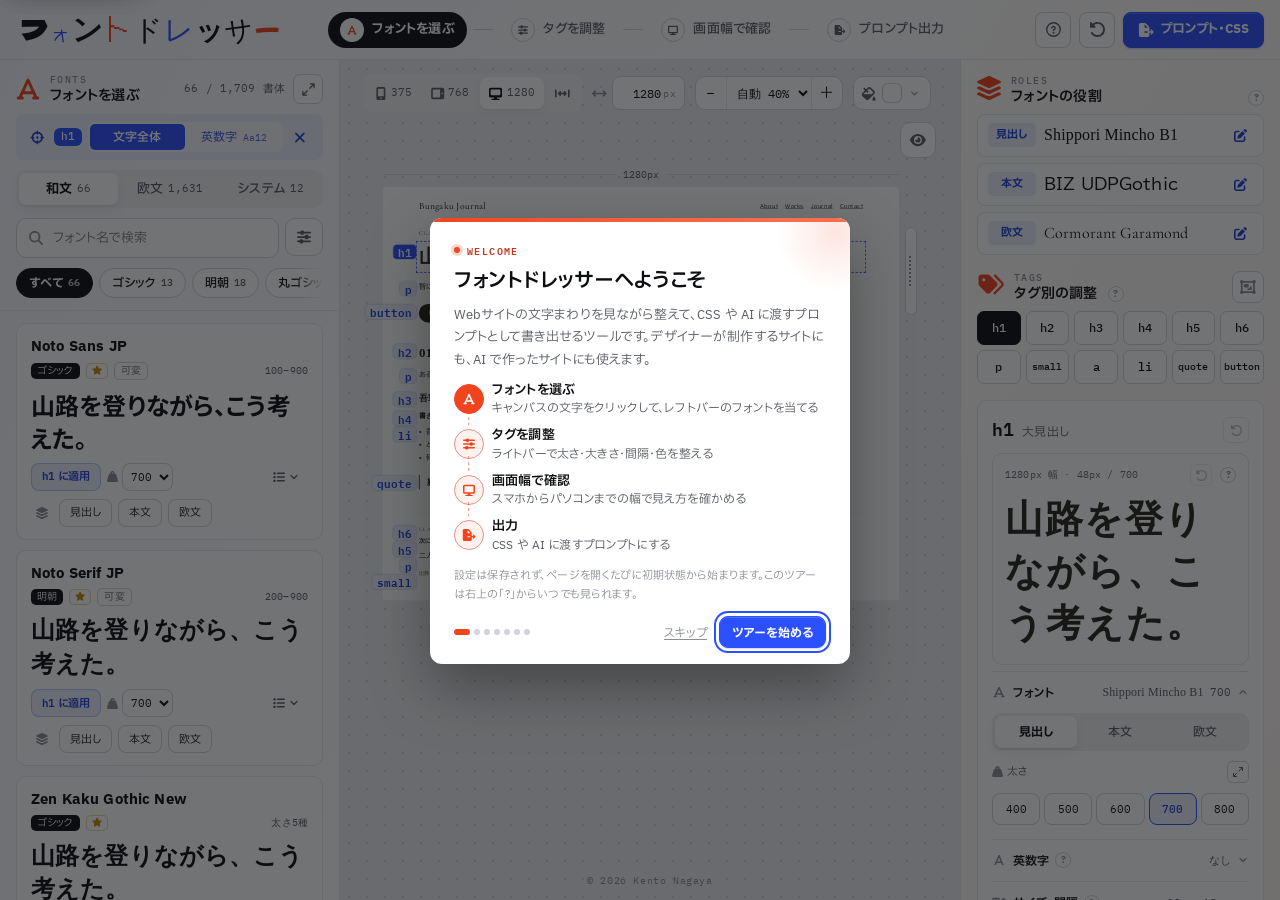
<file: font-dresser/index.html>
<!DOCTYPE html>
<html lang="ja">
<head>
<meta charset="utf-8">
<!-- Google Tag Manager -->
<script>(function(w,d,s,l,i){w[l]=w[l]||[];w[l].push({'gtm.start':
new Date().getTime(),event:'gtm.js'});var f=d.getElementsByTagName(s)[0],
j=d.createElement(s),dl=l!='dataLayer'?'&l='+l:'';j.async=true;j.src=
'https://www.googletagmanager.com/gtm.js?id='+i+dl;f.parentNode.insertBefore(j,f);
})(window,document,'script','dataLayer','GTM-NCGNCN3D');</script>
<!-- End Google Tag Manager -->
<meta name="viewport" content="width=device-width, initial-scale=1">
<meta name="description" content="Webサイトのフォントを、分類別に試して選べるツール。見出し・本文などタグごとのサイズやスマホ表示も調整でき、CSSファイルやAIへの指示文（プロンプト）で書き出せます。デザイナーが制作するサイトにも、AIで作ったサイトにも使えます。">
<link rel="canonical" href="https://kentonagaya.com/font-dresser/">
<meta property="og:type" content="website">
<meta property="og:site_name" content="Kento Nagaya">
<meta property="og:title" content="フォントドレッサー">
<meta property="og:description" content="Webサイトのフォントを、分類別に試して選べるツール。見出し・本文などタグごとのサイズやスマホ表示も調整でき、CSSファイルやAIへの指示文（プロンプト）で書き出せます。デザイナーが制作するサイトにも、AIで作ったサイトにも使えます。">
<meta property="og:url" content="https://kentonagaya.com/font-dresser/">
<meta property="og:locale" content="ja_JP">
<meta property="og:image" content="https://kentonagaya.com/font-dresser/ogp.png">
<meta property="og:image:width" content="1200">
<meta property="og:image:height" content="630">
<meta property="og:image:alt" content="フォントドレッサー：Webサイトのフォントを、選んで・試して・書き出す。">
<meta name="twitter:card" content="summary_large_image">
<link rel="icon" href="/font-dresser/favicon.ico" sizes="any">
<link rel="icon" href="/font-dresser/favicon.svg" type="image/svg+xml">
<link rel="apple-touch-icon" href="/font-dresser/apple-touch-icon.png">
<meta name="author" content="Kento Nagaya">
<!-- Icons: Font Awesome Free 7.3.1 by @fontawesome - https://fontawesome.com License - https://fontawesome.com/license/free (Icons: CC BY 4.0, Fonts: SIL OFL 1.1, Code: MIT License) Copyright 2026 Fonticons, Inc. -->
<title>フォントドレッサー | Webサイトのフォントを選んで試し、CSSとAIへの指示文で書き出せるツール</title>
<link rel="preconnect" href="https://fonts.googleapis.com">
<link rel="preconnect" href="https://fonts.gstatic.com" crossorigin>
<link rel="stylesheet" href="https://fonts.googleapis.com/css2?family=IBM+Plex+Sans:wght@400;500;600;700&family=IBM+Plex+Sans+JP:wght@400;500;700&family=IBM+Plex+Mono:wght@400;500&display=swap">
<link rel="stylesheet" href="https://fonts.googleapis.com/css2?family=Dela+Gothic+One&family=Hachi+Maru+Pop&family=Shippori+Mincho+B1:wght@800&family=DotGothic16&family=Yuji+Syuku&family=Rampart+One&family=Zen+Maru+Gothic:wght@900&family=Reggae+One&family=Mochiy+Pop+One&text=%E3%83%95%E3%82%A9%E3%83%B3%E3%83%88%E3%83%89%E3%83%AC%E3%83%83%E3%82%B5%E3%83%BC&display=block">
<style>
/* ===== デザイントークン（ライト） ===== */
:root {
  --bg: #F4F5F7;
  --surface: #FFFFFF;
  --line: #E5E6EB;
  --line-strong: #D1D3DA;
  --seg: #F0F1F4;
  --ink: #0D0E11;
  --ink-2: #585B64;
  --ink-3: #8A8D96;
  --canvas: #EBEDF1;
  --dot: #CDD1D9;
  --accent: #2B50FF;
  --on-accent: #FFFFFF;
  --accent-soft: #EBEFFF;
  --accent-ink: #1E3FD8;
  --accent-hover: #1C3CE8;
  --coral: #F0441F;
  --ok: #1E7F4F;
  --shadow: 0 1px 2px rgba(17,17,19,.06), 0 4px 16px rgba(17,17,19,.05);
  --ui: 'IBM Plex Sans', 'IBM Plex Sans JP', 'Hiragino Sans', 'Yu Gothic', system-ui, sans-serif;
  --mono: 'IBM Plex Mono', ui-monospace, Menlo, Consolas, monospace;
}
/* ===== ダークテーマ ===== */
@media (prefers-color-scheme: dark) {
  :root:not([data-theme="light"]) {
    color-scheme: dark;
    --bg: #0C0D10; --surface: #15161A; --line: #25272D; --line-strong: #373A42; --seg: #1F2126; --canvas: #0A0B0D; --dot: #24272E;
    --ink: #F2F2F5; --ink-2: #A9A9B3; --ink-3: #74747E;
    --accent: #7B90FF; --on-accent: #0E0E11; --accent-soft: #1D2344; --accent-ink: #B4C1FF; --accent-hover: #97A8FF;
    --coral: #FF7F5C; --ok: #5CCB91;
    --shadow: 0 1px 2px rgba(0,0,0,.4);
  }
}
:root[data-theme="dark"] {
  color-scheme: dark;
  --bg: #0C0D10; --surface: #15161A; --line: #25272D; --line-strong: #373A42; --seg: #1F2126; --canvas: #0A0B0D; --dot: #24272E;
  --ink: #F2F2F5; --ink-2: #A9A9B3; --ink-3: #74747E;
  --accent: #7B90FF; --on-accent: #0E0E11; --accent-soft: #1D2344; --accent-ink: #B4C1FF; --accent-hover: #97A8FF;
  --coral: #FF7F5C; --ok: #5CCB91;
  --shadow: 0 1px 2px rgba(0,0,0,.4);
}

html, body { height: 100%; }
[hidden] { display: none !important; }
body { margin: 0; background: var(--bg); color: var(--ink); font: 14px/1.6 var(--ui); -webkit-font-smoothing: antialiased; }
button, input, select { font: inherit; color: inherit; }
button { cursor: pointer; }
:focus-visible { outline: 2px solid var(--accent); outline-offset: 2px; }
.mono { font-family: var(--mono); font-variant-numeric: tabular-nums; }
.visually-hidden { position: absolute; width: 1px; height: 1px; overflow: hidden; clip: rect(0 0 0 0); white-space: nowrap; }

/* ===== 全体レイアウト ===== */
.app { height: 100%; display: grid; grid-template-rows: 60px minmax(0, 1fr); }
.topbar { display: flex; align-items: center; gap: 20px; padding: 0 16px 0 20px; background: var(--surface); border-bottom: 1px solid var(--line); }
.main { display: grid; grid-template-columns: 340px minmax(0, 1fr) 300px; min-height: 0; }

/* ロゴ */
.logo { display: flex; align-items: baseline; gap: 1px; line-height: 1; white-space: nowrap; padding: 6px 4px; margin-left: -4px; border: 0; background: none; color: var(--ink); border-radius: 8px; }
.logo span { display: inline-block; transition: transform .25s ease; }
.logo .c-blue { color: var(--accent); }
.logo .c-coral { color: var(--coral); }
.logo:hover span:nth-child(odd) { transform: translateY(-2px); }
.logo:hover span:nth-child(even) { transform: translateY(1px); }
.logo .tilt { transform: rotate(-8deg); }
.logo:hover .tilt { transform: rotate(4deg); }

/* 工程表示 */
.steps { display: flex; align-items: center; gap: 6px; margin: 0 auto; padding: 0; list-style: none; font-size: 13px; color: var(--ink-2); }
.steps li { display: flex; align-items: center; gap: 8px; padding: 6px 12px; border-radius: 999px; }
.steps li.now { background: var(--ink); color: var(--surface); font-weight: 700; }
.steps .num { width: 20px; height: 20px; border-radius: 50%; display: grid; place-items: center; font-family: var(--mono); font-size: 11px; border: 1px solid var(--line-strong); box-sizing: border-box; }
.steps li.now .num { background: var(--surface); color: var(--ink); border: 0; }
.steps .sep { width: 20px; height: 1px; background: var(--line-strong); padding: 0; }
.topbar-actions { display: flex; gap: 8px; margin-left: auto; }
.btn { white-space: nowrap; height: 36px; padding: 0 14px; border-radius: 10px; border: 1px solid var(--line-strong); background: var(--surface); font-size: 13px; display: inline-flex; align-items: center; gap: 6px; }
.btn:hover { border-color: var(--ink-3); }

/* ===== 左：フォント一覧 ===== */
.panel-fonts { display: flex; flex-direction: column; min-height: 0; background: var(--surface); border-right: 1px solid var(--line); }
.controls { padding: 14px 16px 12px; display: flex; flex-direction: column; gap: 10px; border-bottom: 1px solid var(--line); }
.panel-head { display: flex; align-items: baseline; justify-content: space-between; gap: 8px; }
.panel-head h2 { margin: 0; font-size: 15px; font-weight: 700; }
.panel-head .count { font-size: 11px; color: var(--ink-2); }
.seg { display: grid; grid-auto-flow: column; grid-auto-columns: minmax(0, 1fr); padding: 3px; gap: 2px; background: var(--seg); border-radius: 8px; }
.seg button { height: 32px; border: 0; border-radius: 9px; background: transparent; font-size: 13px; color: var(--ink-2); display: flex; align-items: center; justify-content: center; gap: 5px; }
.seg button[aria-pressed="true"] { background: var(--surface); color: var(--ink); font-weight: 700; box-shadow: var(--shadow); }
.seg .n { font-family: var(--mono); font-size: 11px; font-weight: 400; color: var(--ink-2); }
.search { display: flex; align-items: center; gap: 8px; height: 38px; padding: 0 12px; border: 1px solid var(--line-strong); border-radius: 10px; color: var(--ink-2); background: var(--surface); }
.search:focus-within { border-color: var(--accent); }
.search input { border: 0; outline: none; background: transparent; flex: 1; min-width: 0; font-size: 13px; color: var(--ink); }
.chips { display: flex; flex-wrap: nowrap; gap: 6px; overflow-x: auto; scrollbar-width: none; overscroll-behavior-x: contain;
  -webkit-mask-image: linear-gradient(90deg, #000 calc(100% - 28px), transparent); mask-image: linear-gradient(90deg, #000 calc(100% - 28px), transparent); padding-right: 24px; }
.chips::-webkit-scrollbar { display: none; }
.chips .chip { flex-shrink: 0; }
.search-row { display: grid; grid-template-columns: minmax(0, 1fr) auto; gap: 6px; }
.opt-btn { position: relative; width: 38px; height: 38px; border-radius: 10px; border: 1px solid var(--line-strong); background: var(--surface); color: var(--ink-2); display: grid; place-items: center; }
.opt-btn:hover, .opt-btn[aria-expanded="true"] { border-color: var(--accent); color: var(--accent-ink); }
.opt-btn[aria-expanded="true"] { background: var(--accent-soft); }
.opt-dot { position: absolute; top: 6px; right: 6px; width: 7px; height: 7px; border-radius: 50%; background: var(--coral); box-shadow: 0 0 0 2px var(--surface); }
.opts { display: flex; flex-direction: column; gap: 10px; padding: 10px 12px 12px; border-radius: 10px; background: var(--seg); }
.big-body .opts[hidden] { display: flex !important; }
.big-body .opts { background: none; padding: 0; }
.big-body .opt-btn { display: none; }
.big-body .search-row { grid-template-columns: minmax(0, 1fr); }
.big-body .sample-row { grid-template-columns: minmax(0, 1fr); }
.big-body .chips { flex-wrap: wrap; overflow: visible; -webkit-mask-image: none; mask-image: none; padding-right: 0; }
.chip { height: 30px; padding: 0 12px; border-radius: 999px; border: 1px solid var(--line-strong); background: var(--surface); font-size: 12px; display: inline-flex; align-items: center; gap: 5px; }
.chip .n { font-family: var(--mono); font-size: 10px; color: var(--ink-2); }
.chip[aria-pressed="true"] { background: var(--ink); border-color: var(--ink); color: var(--surface); font-weight: 700; }
.chip[aria-pressed="true"] .n { color: inherit; opacity: .7; }
.filters { display: flex; align-items: center; flex-wrap: wrap; gap: 8px 14px; font-size: 12px; }
.filters label { display: inline-flex; align-items: center; gap: 5px; cursor: pointer; }
.filters input[type="checkbox"] { accent-color: var(--accent); margin: 0; }
.filters select { margin-left: auto; height: 28px; border: 1px solid var(--line-strong); border-radius: 8px; background: var(--surface); font-size: 12px; padding: 0 6px; }
.sample-row { display: grid; grid-template-columns: minmax(0, 1fr) 96px; gap: 8px; align-items: end; }
.field { display: flex; flex-direction: column; gap: 4px; font-size: 11px; color: var(--ink-2); }
.field input[type="text"] { height: 34px; padding: 0 10px; border: 1px dashed var(--line-strong); border-radius: 10px; background: transparent; font-size: 13px; color: var(--ink); }
.field input[type="text"]:focus { border-style: solid; border-color: var(--accent); outline: none; }
.field input[type="range"] { accent-color: var(--accent); width: 100%; margin: 9px 0; }

.font-list { flex: 1; min-height: 0; overflow-y: auto; padding: 12px 16px 24px; display: flex; flex-direction: column; gap: 10px; --sample-size: 24px; overscroll-behavior: contain; }
.card { padding: 12px 14px; background: var(--surface); border: 1px solid var(--line); border-radius: 10px; display: flex; flex-direction: column; gap: 8px; }
.card:hover { border-color: var(--line-strong); }
.card-head { display: flex; align-items: center; flex-wrap: wrap; gap: 4px 6px; min-width: 0; }
.role-badges { display: contents; }
.card-name { font-size: 12px; font-weight: 700; max-width: 100%; overflow: hidden; text-overflow: ellipsis; white-space: nowrap; }
.badge { font-size: 10px; line-height: 1; padding: 3px 6px; border-radius: 5px; border: 1px solid var(--line-strong); color: var(--ink-2); white-space: nowrap; }
.badge.on { background: var(--accent); border-color: var(--accent); color: var(--on-accent); }
.badge.ok { border-color: transparent; background: color-mix(in srgb, var(--ok) 14%, transparent); color: var(--ok); }
.card-meta { margin-left: auto; font-size: 10px; color: var(--ink-2); white-space: nowrap; }
.sample { font-size: var(--sample-size); line-height: 1.4; overflow-wrap: anywhere; transition: opacity .2s; }
.card:not(.loaded) .sample { opacity: .28; }
.card-actions { display: flex; align-items: center; gap: 6px; flex-wrap: wrap; }
.card-actions .lbl { font-size: 11px; color: var(--ink-2); }
.role-btn { height: 28px; padding: 0 10px; border-radius: 8px; border: 1px solid var(--line-strong); background: var(--surface); font-size: 11px; display: inline-flex; align-items: center; gap: 4px; }
.role-btn:hover { border-color: var(--accent); color: var(--accent-ink); }
.role-btn[aria-pressed="true"] { background: var(--accent-soft); border-color: var(--accent); color: var(--accent-ink); font-weight: 700; }
.more-btn { margin-left: auto; height: 28px; padding: 0 8px; border: 0; background: none; font-size: 11px; color: var(--ink-2); display: inline-flex; align-items: center; gap: 3px; border-radius: 8px; }
.more-btn:hover { color: var(--ink); background: var(--seg); }
.more-btn svg { transition: transform .2s; }
.card.expanded .more-btn svg { transform: rotate(180deg); }
.waterfall { display: none; flex-direction: column; gap: 4px; padding-top: 8px; border-top: 1px dashed var(--line); }
.card.expanded .waterfall { display: flex; }
.wf-row { display: grid; grid-template-columns: 34px minmax(0, 1fr); align-items: baseline; gap: 8px; }
.wf-row .w { font-size: 10px; color: var(--ink-2); }
.wf-row .t { font-size: 18px; line-height: 1.35; white-space: nowrap; overflow: hidden; text-overflow: ellipsis; }
.note { font-size: 11px; color: var(--ink-2); }
.empty { padding: 32px 8px; text-align: center; color: var(--ink-2); font-size: 13px; }
.sentinel { height: 1px; }

/* ===== 中央：プレビュー ===== */
.panel-preview { min-height: 0; overflow-y: auto; padding: 14px 24px 14px; display: flex; flex-direction: column; gap: 10px; }
.copyright { margin: auto 0 0; padding-top: 14px; text-align: center; font: 400 10px/1 var(--mono); letter-spacing: .06em; color: var(--ink-3); }
.copyright small { font-size: inherit; }
.preview-bar { display: flex; align-items: center; flex-wrap: wrap; gap: 10px; font-size: 12px; color: var(--ink-2); }
.preview-bar .seg { grid-auto-columns: auto; }
.preview-bar .seg button { padding: 0 9px; font-size: 12px; }
.preview-bar .zoom { font-size: 11px; }
.preview-bar label { display: inline-flex; align-items: center; gap: 6px; cursor: pointer; color: var(--ink); }
.preview-bar input { accent-color: var(--accent); margin: 0; }
.stage { width: 100%; display: flex; flex-direction: column; align-items: center; gap: 6px; }
.ruler { display: flex; align-items: center; gap: 8px; width: 100%; font: 10px var(--mono); color: var(--ink-2); }
.ruler::before, .ruler::after { content: ""; flex: 1; height: 1px; background: var(--line-strong); }
.frame { position: relative; width: 100%; flex: 0 1 auto; }
.frame.fixed { border-radius: 10px; }
/* .vp が「画面幅」の代わり。中の文字サイズは cqi（= この幅の1%）で計算する */
.vp { container-type: inline-size; width: 100%; }
.frame.fixed .vp { position: absolute; left: 0; top: 0; transform-origin: 0 0; }
/* サンプルサイト（利用者のサイトを表すので、ツールのテーマに関係なく白地で表示） */
.site {
  width: 100%; box-sizing: border-box; background: #FFFFFF; color: #26241F;
  border: 1px solid var(--line); border-radius: 10px; box-shadow: 0 10px 30px rgba(17,17,19,.07);
  padding: 28px clamp(20px, 7cqi, 88px) 56px;
  font-family: var(--f-body);
}
.frame.fixed .site { box-shadow: none; }
.site a { color: inherit; }
.site nav { display: flex; align-items: center; justify-content: space-between; gap: 12px; flex-wrap: wrap; padding-bottom: 36px; }
.site .brand { font-family: var(--f-accent); font-weight: var(--w-accent); font-size: 24px; letter-spacing: .02em; }
.site nav .links { display: flex; gap: 18px; font-size: 13px; }
.site .eyebrow { font-family: var(--f-accent); font-weight: var(--w-accent); font-size: 15px; letter-spacing: .16em; color: #6B5E4B; margin-bottom: 14px; }
.site h1, .site h2, .site h3, .site h4, .site h5, .site h6, .site p, .site blockquote { margin: 0; }
.site h1, .site h2, .site h3 { text-wrap: balance; }
.site h6 { color: #6B5E4B; }
.site ul { margin: 0; padding-left: 1.3em; }
.site .cta { display: inline-flex; align-items: center; min-height: 46px; padding: 0 26px; border-radius: 999px; background: #26241F; color: #FFFFFF; text-decoration: none; }
.site blockquote { padding-left: 18px; border-left: 2px solid currentColor; }
.site small { color: #6B5E4B; }
.site .rule { height: 1px; background: currentColor; opacity: .14; margin: 8px 0 28px; }
.site [data-t] { cursor: pointer; }
.site [data-t]:hover { outline: 1px dashed #9DB0FF; outline-offset: 4px; }
.site .blk { position: relative; }
/* タグ名：縮小表示のときは --tag-k 倍にして、画面上の大きさを保つ */
.site .tag { position: absolute; right: calc(100% + 6px); top: .15em; transform: scale(var(--tag-k, 1)); transform-origin: right top;
  font: 600 11px/1 var(--mono); letter-spacing: .02em; white-space: nowrap; padding: 2px 5px; border-radius: 4px;
  background: #EBEFFF; color: #1E3FD8; box-shadow: 0 0 0 1px rgba(43,80,255,.16); display: none; pointer-events: none; z-index: 1; }
.site .tag.on { background: #2B50FF; color: #FFFFFF; }
.site.show-tags .tag { display: block; }
@container (max-width: 600px) { .site .tag { right: 0; top: auto; bottom: calc(100% + 2px); transform-origin: right bottom; } }
.gap-xs { height: 8px; } .gap-s { height: 14px; } .gap-m { height: 26px; } .gap-l { height: 52px; }

/* ===== 右：タグ調整 ===== */
.panel-tags { min-height: 0; overflow-y: auto; background: var(--surface); border-left: 1px solid var(--line); padding: 16px; display: flex; flex-direction: column; gap: 18px; }
.panel-tags h2 { margin: 0; font-size: 13px; font-weight: 700; }
.sec { display: flex; flex-direction: column; gap: 8px; }
.sec-head { display: flex; align-items: baseline; justify-content: space-between; gap: 8px; }
.sec-head .hint { font-size: 11px; color: var(--ink-2); }
.role-list { display: flex; flex-direction: column; gap: 6px; }
.role { display: grid; grid-template-columns: 48px minmax(0, 1fr) auto; align-items: center; gap: 8px; border: 1px solid var(--line); border-radius: 8px; padding: 8px 10px; }
.role-label { font-size: 11px; font-weight: 700; padding: 3px 0; text-align: center; border-radius: 999px; background: var(--accent-soft); color: var(--accent-ink); }
.role-font { font-size: 16px; line-height: 1.3; white-space: nowrap; overflow: hidden; text-overflow: ellipsis; }
.role button { border: 0; background: none; color: var(--accent-ink); font-size: 11px; padding: 6px 0; text-decoration: underline; text-underline-offset: 2px; }
.tag-grid { display: grid; grid-template-columns: repeat(6, minmax(0, 1fr)); gap: 5px; }
.tag-pill { position: relative; height: 34px; padding: 0; border-radius: 9px; border: 1px solid var(--line-strong); background: var(--surface); font: 500 12px var(--mono); }
.tag-pill.long { font-size: 10px; }
.tag-pill:hover { border-color: var(--ink-3); }
.tag-pill[aria-pressed="true"] { background: var(--ink); border-color: var(--ink); color: var(--surface); }
.tag-pill.mod::after { content: ""; position: absolute; top: 4px; right: 4px; width: 5px; height: 5px; border-radius: 50%; background: var(--accent); }
.legend { font-size: 11px; color: var(--ink-2); display: inline-flex; align-items: center; gap: 5px; }
.legend::before { content: ""; width: 5px; height: 5px; border-radius: 50%; background: var(--accent); }
.detail { border: 1px solid var(--line); border-radius: 10px; padding: 14px; display: flex; flex-direction: column; gap: 14px; }
.detail-head { display: flex; align-items: baseline; gap: 8px; }
.detail-head .t { font: 500 18px var(--mono); }
.detail-head .d { font-size: 12px; color: var(--ink-2); }
.detail-head button { margin-left: auto; border: 0; background: none; padding: 4px 0; font-size: 11px; color: var(--ink-2); text-decoration: underline; text-underline-offset: 2px; }
.detail-head button:disabled { opacity: .4; cursor: default; text-decoration: none; }
.specimen { background: var(--site-bg, #FFFFFF); color: #26241F; border: 1px solid var(--line); border-radius: 10px; padding: 10px 12px 12px; overflow: hidden; }
.specimen .cap { font: 10px var(--mono); color: var(--site-sub, #6B6B73); margin-bottom: 6px; }
.specimen .txt { overflow-wrap: anywhere; }
.fld { display: flex; flex-direction: column; gap: 6px; }
.fld > .lab { font-size: 11px; color: var(--ink-2); display: flex; justify-content: space-between; gap: 8px; }
.fld > .lab .mono { color: var(--ink); }
.seg.role-seg button { font-size: 12px; }
.wgrid { display: grid; grid-template-columns: repeat(5, minmax(0, 1fr)); gap: 4px; }
.wbtn { height: 32px; border: 1px solid var(--line-strong); border-radius: 8px; background: var(--surface); font: 11px var(--mono); }
.wbtn:hover { border-color: var(--accent); }
.wbtn[aria-pressed="true"] { background: var(--accent-soft); border-color: var(--accent); color: var(--accent-ink); font-weight: 500; }
.size-grid { display: grid; grid-template-columns: repeat(3, minmax(0, 1fr)); gap: 6px; }
.num { display: flex; flex-direction: column; gap: 3px; font: 10px var(--mono); color: var(--ink-2); }
.num .box { display: flex; align-items: center; height: 36px; border: 1px solid var(--line-strong); border-radius: 8px; padding: 0 8px; gap: 2px; background: var(--surface); }
.num .box:focus-within { border-color: var(--accent); }
.num input { width: 100%; min-width: 0; border: 0; outline: none; background: transparent; font: 13px var(--mono); color: var(--ink); }
.num.auto .box { border-style: dashed; background: var(--seg); }
.num.auto input { color: var(--ink-2); }
.curve { display: block; width: 100%; height: 44px; }
.curve .axis { stroke: var(--line-strong); }
.curve .ln { stroke: var(--accent); stroke-width: 2; fill: none; }
.curve .pt { fill: var(--accent); }
.curve .pt.auto { fill: var(--surface); stroke: var(--accent); stroke-width: 1.5; }
.code { display: block; padding: 7px 9px; border-radius: 8px; background: var(--seg); font: 10.5px/1.5 var(--mono); overflow-wrap: anywhere; color: var(--ink); }
.row2 { display: grid; grid-template-columns: repeat(2, minmax(0, 1fr)); gap: 8px; }
.switch { display: flex; align-items: flex-start; gap: 10px; border: 0; background: none; padding: 0; font-size: 12px; text-align: left; }
.switch .track { width: 34px; height: 20px; border-radius: 999px; background: var(--line-strong); position: relative; flex-shrink: 0; transition: background .2s; }
.switch .track::after { content: ""; position: absolute; top: 2px; left: 2px; width: 16px; height: 16px; border-radius: 50%; background: #FFFFFF; transition: transform .2s; }
.switch[aria-checked="true"] .track { background: var(--accent); }
.switch[aria-checked="true"] .track::after { transform: translateX(14px); }
.switch .sw-text { display: flex; flex-direction: column; gap: 2px; }
.switch .sw-text small { font-size: 11px; color: var(--ink-2); }
.hint { font-size: 11px; color: var(--ink-2); }


/* ===== 追加：適用先・カード操作 ===== */
.target { display: flex; flex-wrap: wrap; align-items: center; gap: 6px; padding: 8px 10px; border-radius: 10px; background: var(--accent-soft); color: var(--accent-ink); font-size: 12px; }
.target.empty { background: var(--seg); color: var(--ink-2); }
.target .t-lab { font-weight: 700; }
.target .t-chip { font: 500 11px/1.6 var(--mono); padding: 0 7px; border-radius: 6px; background: var(--accent); color: var(--on-accent); }
.target .t-clear { flex-shrink: 0; width: 26px; height: 26px; margin-left: -2px; border: 0; border-radius: 6px; background: none; color: inherit; display: grid; place-items: center; padding: 0; }
.target .t-chips { display: inline-flex; flex-wrap: wrap; gap: 4px; }
.target .t-hint { flex-basis: 100%; font-size: 11px; line-height: 1.5; }
.target .t-done { flex-basis: 100%; font-size: 11px; font-weight: 700; }
.target .t-done.warn { font-weight: 500; line-height: 1.6; padding: 6px 8px; border-radius: 6px; background: color-mix(in srgb, #C98A00 16%, var(--surface)); color: var(--ink); }
.card.applyable { cursor: pointer; }
.card.applyable:hover { border-color: var(--accent); box-shadow: 0 0 0 3px var(--accent-soft); }
.card.using { border: 2px solid var(--accent); padding: 11px 13px; }
.card.flash { animation: flash .6s ease; }
@keyframes flash { from { background: var(--accent-soft); } to { background: var(--surface); } }
.apply-btn { height: 28px; padding: 0 10px; border-radius: 8px; border: 1px solid color-mix(in srgb, var(--accent) 28%, transparent); background: var(--accent-soft); color: var(--accent-ink); font-size: 11px; font-weight: 600; transition: background-color .15s, color .15s, border-color .15s; }
.apply-btn:hover { background: var(--accent-ink); border-color: var(--accent-ink); color: var(--surface); }
.wsel { display: inline-flex; align-items: center; gap: 4px; font-size: 11px; color: var(--ink-2); }
.wsel select { height: 28px; border: 1px solid var(--line-strong); border-radius: 8px; background: var(--surface); font: 11px var(--mono); padding: 0 4px; color: var(--ink); }
.role-row { display: flex; align-items: center; gap: 6px; flex-wrap: wrap; }
.role-row .lbl { font-size: 11px; color: var(--ink-2); }
button.wf-row { border: 0; background: none; color: inherit; text-align: left; padding: 3px 6px; margin: 0 -6px; border-radius: 6px; font: inherit; }
button.wf-row:hover { background: var(--seg); }
button.wf-row[aria-pressed="true"] { background: var(--accent-soft); }
.multi { display: inline-flex; align-items: center; gap: 5px; font-size: 11px; color: var(--ink-2); cursor: pointer; }
.multi input { accent-color: var(--accent); margin: 0; }
.hint .legend { margin-left: 8px; }

/* ===== 追加：文字色 ===== */
.color-top { display: grid; grid-template-columns: 44px minmax(0, 1fr) auto; gap: 8px; align-items: end; }
.picker { position: relative; width: 44px; height: 36px; border-radius: 8px; border: 1px solid var(--line-strong); overflow: hidden; cursor: pointer; background: var(--surface); }
.picker input { position: absolute; inset: 0; width: 100%; height: 100%; opacity: 0; cursor: pointer; border: 0; padding: 0; }
.picker span { position: absolute; inset: 4px; border-radius: 5px; pointer-events: none; }
.picker:focus-within { outline: 2px solid var(--accent); outline-offset: 2px; }
.num.hex input { text-transform: uppercase; }
.c-reset { height: 36px; border: 1px solid var(--line-strong); border-radius: 8px; background: var(--surface); font-size: 11px; padding: 0 10px; white-space: nowrap; }
.c-reset:disabled { opacity: .4; cursor: default; }
.rgb { display: grid; grid-template-columns: repeat(3, minmax(0, 1fr)); gap: 6px; }
.palettes { display: flex; flex-direction: column; gap: 6px; }
.pal { display: grid; grid-template-columns: 64px minmax(0, 1fr); align-items: center; gap: 6px; }
.pal-name { font-size: 11px; color: var(--ink-2); }
.sw-row { display: grid; grid-template-columns: repeat(6, minmax(0, 1fr)); gap: 5px; }
.detail .sw, .bg-pop .sw { height: 26px; border-radius: 7px; border: 0; padding: 0; box-shadow: inset 0 0 0 1px rgba(0,0,0,.12); }
.detail .sw:hover, .bg-pop .sw:hover { transform: translateY(-1px); }
.detail .sw[aria-pressed="true"], .bg-pop .sw[aria-pressed="true"] { box-shadow: 0 0 0 2px var(--surface), 0 0 0 4px var(--accent); }
/* サイトの背景色（キャンバス上部のボタンとポップアップ） */
.bg-btn { height: 34px; display: inline-flex; align-items: center; gap: 7px; padding: 0 10px 0 7px; border: 1px solid var(--line-strong); border-radius: 10px; background: var(--surface); font-size: 12px; color: var(--ink); }
.bg-btn:hover, .bg-btn[aria-expanded="true"] { border-color: var(--accent); }
.bg-btn svg { color: var(--ink-3); }
.bg-sw { width: 20px; height: 20px; border-radius: 6px; box-shadow: inset 0 0 0 1px rgba(0,0,0,.18); }
.bg-pop { position: fixed; z-index: 1500; width: min(300px, calc(100vw - 16px)); box-sizing: border-box; padding: 12px 14px 14px; border: 1px solid var(--line); border-radius: 12px; background: var(--surface); color: var(--ink); box-shadow: 0 12px 40px rgba(13,14,17,.18); }
.bgp-head { display: flex; align-items: center; gap: 6px; margin-bottom: 10px; }
.bgp-title { font-size: 12px; font-weight: 600; }
.bgp-head .contrast { margin-left: auto; font-family: var(--mono); }
.bgp-body { display: flex; flex-direction: column; gap: 10px; }
.contrast { font-size: 10px; padding: 1px 6px; border-radius: 5px; }
.contrast.ok { background: color-mix(in srgb, var(--ok) 14%, transparent); color: var(--ok); }
.contrast.warn { background: color-mix(in srgb, #C98A00 18%, transparent); color: #9A6A00; }
.contrast.bad { background: color-mix(in srgb, var(--coral) 16%, transparent); color: var(--coral); }
@media (max-width: 1023px) { .detail .sw { height: 32px; } .picker, .c-reset { height: 42px; } }

/* ===== 追加：混植・文章 ===== */
.texts .lab { align-items: center; }
.link-btn { border: 0; background: none; padding: 0; font-size: 11px; color: var(--accent-ink); text-decoration: underline; text-underline-offset: 2px; }
.link-btn:disabled { color: var(--ink-3); text-decoration: none; cursor: default; }
.txt-in { width: 100%; box-sizing: border-box; resize: vertical; min-height: 36px; padding: 8px 10px; border: 1px solid var(--line-strong); border-radius: 8px; background: var(--surface); color: var(--ink); font: 13px/1.6 var(--ui); }
.txt-in:focus { border-color: var(--accent); outline: none; }

/* ===== 追加：キャンバスの操作 ===== */
.wbox { display: inline-flex; align-items: center; gap: 6px; font-size: 12px; color: var(--ink-2); }
.wbox-in { display: inline-flex; align-items: center; height: 32px; padding: 0 8px 0 0; border: 1px solid var(--line-strong); border-radius: 8px; background: var(--surface); }
.wbox-in:focus-within { border-color: var(--accent); }
.wbox-in .u { font: 10px var(--mono); color: var(--ink-3); }
.wbox input { width: 40px; height: 30px; border: 0; border-radius: 8px; padding: 0 2px 0 8px; text-align: right; -moz-appearance: textfield; appearance: textfield; background: var(--surface); font: 12px var(--mono); color: var(--ink); }
.wbox input:focus { border-color: var(--accent); outline: none; }
.wbox input::-webkit-inner-spin-button, .wbox input::-webkit-outer-spin-button { -webkit-appearance: none; margin: 0; }
.zoom-ctl { display: inline-flex; align-items: center; border: 1px solid var(--line-strong); border-radius: 10px; overflow: hidden; background: var(--surface); }
.zoom-ctl button { width: 30px; height: 32px; border: 0; background: none; font-size: 15px; color: var(--ink); }
.zoom-ctl button:hover:not(:disabled) { background: var(--seg); }
.zoom-ctl select { height: 32px; border: 0; border-left: 1px solid var(--line); border-right: 1px solid var(--line); background: var(--surface); font: 12px var(--mono); padding: 0 6px; color: var(--ink); }
.zoom-ctl :disabled { opacity: .4; cursor: default; }
.preview-bar .tag-toggle { margin-left: auto; }
.stage { position: relative; flex-shrink: 0; overflow-x: auto; align-items: safe center; padding: 0 18px 8px; box-sizing: border-box; }
.frame-row { display: flex; align-items: flex-start; gap: 6px; }
.stage.fit .frame-row { width: 100%; }
.stage.fit .resize { display: none; }
.stage:not(.fit) .ruler { margin-right: 18px; }
.resize { flex-shrink: 0; width: 12px; height: 88px; margin-top: 40px; border: 1px solid var(--line-strong); border-radius: 6px; background: var(--surface); cursor: ew-resize; display: grid; place-items: center; padding: 0; touch-action: none; }
.resize span { width: 2px; height: 30px; border-left: 2px dotted var(--ink-3); }
.resize:hover, .resize.dragging { border-color: var(--accent); }
.hover-box { position: absolute; z-index: 3; pointer-events: none; background: rgba(43,80,255,.10); outline: 1px solid rgba(43,80,255,.75); }
.hover-box span { position: absolute; left: -1px; bottom: 100%; margin-bottom: 3px; white-space: nowrap; font: 500 10px/1 var(--mono); padding: 3px 5px; border-radius: 3px; background: #2B50FF; color: #FFFFFF; }
.inspect { position: absolute; z-index: 4; width: 250px; background: #1E2230; color: #E8EAF2; border-radius: 8px; padding: 9px 11px 10px; font: 11px/1.6 var(--mono); box-shadow: 0 8px 24px rgba(0,0,0,.28); }
.inspect::before { content: ""; position: absolute; top: -5px; left: var(--ax, 16px); width: 10px; height: 10px; background: #1E2230; transform: rotate(45deg); }
.inspect.above::before { top: auto; bottom: -5px; }
.inspect .i-head { display: flex; gap: 10px; align-items: baseline; margin-bottom: 4px; padding-bottom: 5px; border-bottom: 1px solid #343A4D; }
.inspect .i-tag { color: #F28FD8; font-weight: 500; font-size: 12px; }
.inspect .i-role { color: #9AA3B8; font-family: var(--ui); }
.inspect .i-dim { color: #9AA3B8; margin-left: auto; }
.inspect .i-row { display: grid; grid-template-columns: 64px minmax(0, 1fr); gap: 8px; }
.inspect .i-row span { color: #9AA3B8; font-family: var(--ui); }
.inspect .i-row b { font-weight: 500; color: #FFFFFF; overflow-wrap: anywhere; }
.inspect .i-row .sw { display: inline-block; width: 10px; height: 10px; border-radius: 3px; margin-right: 6px; vertical-align: -1px; box-shadow: 0 0 0 1px rgba(255,255,255,.35); }
.inspect .i-go { display: none; margin-top: 8px; width: 100%; height: 34px; border: 0; border-radius: 6px; background: #2B50FF; color: #FFFFFF; font: 700 12px var(--ui); }
.num .lab-row { white-space: nowrap; }
@media (max-width: 1023px) {
  .inspect .i-go { display: block; }
  .resize { display: none; }
  .preview-bar .tag-toggle { margin-left: 0; }
}

/* ===== プロンプト出力 ===== */
.btn.primary { background: var(--accent); border-color: var(--accent); color: var(--on-accent); font-weight: 700; }
.btn.primary:hover { filter: brightness(1.08); border-color: var(--accent); }
.btn .short { display: none; }
.out { margin: 0 0 0 auto; padding: 0; border: 0; width: min(680px, 100%); height: 100%; max-height: 100%; max-width: 100%; background: var(--surface); color: var(--ink); box-shadow: -12px 0 40px rgba(17,17,19,.18); }
.out[open] { display: flex; flex-direction: column; animation: slideIn .22s ease; }
.out::backdrop { background: rgba(17,17,19,.42); }
@keyframes slideIn { from { transform: translateX(24px); opacity: 0; } to { transform: none; opacity: 1; } }
.out-head { display: flex; align-items: flex-start; gap: 12px; padding: calc(18px + env(safe-area-inset-top, 0px)) 24px 14px; border-bottom: 1px solid var(--line); }
.out-head > div { flex: 1; }
.out-head h2 { margin: 0; font-size: 19px; }
.out-head p { margin: 4px 0 0; font-size: 12px; color: var(--ink-2); }
.icon-btn { width: 38px; height: 38px; border-radius: 10px; border: 1px solid var(--line-strong); background: var(--surface); display: grid; place-items: center; flex-shrink: 0; }
.out-body { flex: 1; min-height: 0; padding: 16px 24px; display: flex; flex-direction: column; gap: 14px; overflow-y: auto; }
.out-target { grid-auto-columns: minmax(0, 1fr); }
.out-target button { font-size: 12px; }
.out-target button:disabled { opacity: .55; cursor: default; }
.out-target .soon { font-size: 9px; margin-left: 3px; padding: 1px 4px; border-radius: 4px; border: 1px solid var(--line-strong); }
.out-opts { display: flex; flex-wrap: wrap; gap: 8px 18px; font-size: 12px; }
.out-opts label { display: inline-flex; align-items: center; gap: 6px; cursor: pointer; }
.out-opts input { accent-color: var(--accent); margin: 0; }
.out-summary { display: grid; grid-template-columns: repeat(auto-fill, minmax(180px, 1fr)); gap: 8px; }
.fcard { border: 1px solid var(--line); border-radius: 8px; padding: 10px 12px; display: flex; flex-direction: column; gap: 3px; min-width: 0; }
.fcard .who { font-size: 10px; color: var(--ink-2); }
.fcard .fam { font-size: 16px; line-height: 1.3; overflow: hidden; text-overflow: ellipsis; white-space: nowrap; }
.fcard .meta { font: 10px var(--mono); color: var(--ink-2); }
.out-kind { margin: 14px 24px 0; }
.out-kind button { height: 38px; font-size: 13px; }
.out[data-kind="prompt"] [data-show="code"], .out[data-kind="code"] [data-show="prompt"] { display: none !important; }
.out-block { display: flex; flex-direction: column; gap: 8px; }
.out-block.grow { flex: 1; min-height: 280px; }
.out-block + .out-block { padding-top: 14px; border-top: 1px solid var(--line); }
.ob-head { display: flex; align-items: center; justify-content: space-between; gap: 8px; }
.ob-head h3 { margin: 0; font-size: 14px; }
.ob-head .count { font-size: 11px; color: var(--ink-2); font-weight: 400; margin-left: 8px; }
.ob-desc { margin: 0; font-size: 12px; color: var(--ink-2); }
.ob-desc code, .link-line code { font: 11px var(--mono); padding: 1px 4px; border-radius: 4px; background: var(--seg); color: var(--ink); }
.out-block textarea { resize: vertical; min-height: 200px; padding: 14px 16px; border: 1px solid var(--line); border-radius: 8px; background: var(--bg); color: var(--ink); font: 11.5px/1.75 var(--mono), var(--ui); white-space: pre-wrap; overflow-wrap: anywhere; overflow: auto; tab-size: 2; }
.out-block.grow textarea { flex: 1; min-height: 260px; resize: none; }
.btn.sm { height: 32px; padding: 0 12px; font-size: 12px; border-radius: 9px; }
.btn.done { background: var(--ok); border-color: var(--ok); color: #FFFFFF; }
.file-row { display: flex; align-items: flex-end; gap: 8px; flex-wrap: wrap; }
.fname { display: flex; flex-direction: column; gap: 4px; font-size: 11px; color: var(--ink-2); flex: 1; min-width: 160px; }
.fname input { height: 34px; padding: 0 10px; border: 1px solid var(--line-strong); border-radius: 9px; background: var(--surface); font: 12px var(--mono); color: var(--ink); }
.fname input:focus { border-color: var(--accent); outline: none; }
.file-row .btn { height: 34px; }
.link-line { display: flex; flex-direction: column; gap: 4px; font-size: 11px; color: var(--ink-2); }
.ll-row { display: flex; align-items: center; gap: 8px; }
.ll-row code { flex: 1; min-width: 0; padding: 8px 10px; overflow-x: auto; white-space: nowrap; }
.out-foot { display: flex; align-items: center; gap: 12px; padding: 12px 24px calc(12px + env(safe-area-inset-bottom, 0px)); border-top: 1px solid var(--line); }
.out-foot .hint { flex: 1; }
.out-foot .btn { height: 42px; padding: 0 20px; font-size: 14px; }

@media (max-width: 1023px) {
  .btn .long { display: none; } .btn .short { display: inline; }
  .out { width: 100%; box-shadow: none; }
  .out-head, .out-body, .out-foot { padding-left: 16px; padding-right: 16px; }
  .out-kind { margin: 12px 16px 0; }
  .out-target { grid-auto-flow: row; grid-template-columns: repeat(2, minmax(0, 1fr)); }
  .out-foot .hint { display: none; }
  .out-foot .btn { flex: 1; justify-content: center; }
}

/* ===== デザイン調整（IBM Plex Sans 版） ===== */
body { font-feature-settings: "palt"; letter-spacing: .01em; }
.eb { display: block; margin-bottom: 5px; font: 500 10px/1 var(--mono); letter-spacing: .14em; text-transform: uppercase; color: var(--ink-3); }
.panel-head { align-items: flex-end; }
.panel-head h2, .panel-tags h2 { font-size: 14px; font-weight: 600; letter-spacing: .02em; }
.sec-head { align-items: flex-end; }
.ph-right { display: flex; align-items: center; gap: 8px; }
.icon-btn.sm { width: 30px; height: 30px; border-radius: 7px; color: var(--ink-2); }
.icon-btn.sm:hover { color: var(--accent-ink); border-color: var(--accent); }
#outClose, #bigDone { color: var(--ink-2); transition: background-color .15s, border-color .15s, color .15s; }
#outClose:hover, #bigDone:hover, #outClose:focus-visible, #bigDone:focus-visible { background: var(--ink); border-color: var(--ink); color: var(--surface); }
.target .t-clear { transition: background-color .15s, color .15s; }
.target .t-clear:hover { background: var(--accent-ink); color: var(--surface); }
.topbar { height: 60px; box-sizing: border-box; box-shadow: 0 1px 0 rgba(13,14,17,.02); }
.btn { font-weight: 500; border-radius: 8px; }
.btn.primary { box-shadow: 0 1px 2px rgba(43,80,255,.25), inset 0 1px 0 rgba(255,255,255,.18); }
.steps li { font-weight: 500; }
.steps li.now { background: var(--ink); }
.panel-preview { background-color: var(--canvas); background-image: radial-gradient(var(--dot) 1px, transparent 1.2px); background-size: 18px 18px; }
.site { border-color: transparent; box-shadow: 0 1px 2px rgba(13,14,17,.06), 0 12px 40px rgba(13,14,17,.10); }
.card { transition: border-color .15s, box-shadow .15s; }
.card:hover { box-shadow: 0 2px 10px rgba(13,14,17,.06); }
.card-name { order: -2; flex: 1 1 100%; font-size: 15px; font-weight: 700; line-height: 1.3; color: var(--ink); letter-spacing: .01em; }
.card-cat { order: -1; font-size: 10px; line-height: 1; padding: 3px 6px; border-radius: 5px; background: var(--ink); color: var(--surface); white-space: nowrap; }
.font-list.grid .card-name { font-size: 17px; }
.card-head { row-gap: 6px; }
.seg { border-radius: 9px; }
.seg button { border-radius: 7px; font-weight: 500; }
.chip { font-weight: 500; }
.tag-pill { border-radius: 7px; }
.detail { border-radius: 10px; background: var(--surface); }
.detail-head .t { font-weight: 600; }
.role { border-radius: 8px; }
.role-label { border-radius: 5px; }
.target { border-radius: 8px; }

/* ===== 見本の編集・混植 ===== */
.spec-top { display: flex; align-items: center; gap: 8px; margin-bottom: 6px; }
.spec-top .cap { margin: 0; flex: 1; }
.slot-tabs { display: inline-flex; gap: 3px; }
.slot-tabs button { width: 22px; height: 22px; padding: 0; border-radius: 5px; border: 1px solid #D1D3DA; background: #FFFFFF; font: 500 10px var(--mono); color: #585B64; }
.slot-tabs button[aria-pressed="true"] { background: #0D0E11; border-color: #0D0E11; color: #FFFFFF; }
#specTxt { border-radius: 6px; padding: 2px 4px; margin: 0 -4px; outline: none; cursor: text; transition: box-shadow .15s; overflow-wrap: anywhere; }
#specTxt:hover { box-shadow: inset 0 0 0 1px #D1D3DA; }
#specTxt:focus { box-shadow: inset 0 0 0 2px #2B50FF; background: #FAFBFF; }
#specTxt .lnk { text-decoration: underline; text-underline-offset: 3px; color: #1E3FD8; }
#specTxt .hl-latin { background: rgba(43,80,255,.14); border-radius: 3px; box-shadow: 0 0 0 1px rgba(43,80,255,.14); }
.spec-foot { display: flex; align-items: center; justify-content: space-between; gap: 8px; margin-top: 8px; font-size: 10px; color: #6B6B73; }
.spec-foot .link-btn { flex-shrink: 0; font-size: 10px; color: #1E3FD8; }
.spec-foot .link-btn:disabled { color: #A6A9B1; }
.mixf .seg button { flex-direction: column; gap: 0; height: 42px; line-height: 1.2; }
.mixf .seg .ex { font: 10px var(--mono); color: var(--ink-3); }
.mixf .seg button[aria-pressed="true"] .ex { color: var(--accent-ink); }
.mix-font { display: grid; grid-template-columns: minmax(0, 1fr) auto; grid-template-areas: "lab btn" "name name"; align-items: center; gap: 4px 8px; padding: 8px 10px 10px; border: 1px solid var(--line); border-radius: 8px; background: var(--bg); }
.mix-font .mf-lab { grid-area: lab; }
.mix-font .btn { grid-area: btn; }
.mix-font .mf-name { grid-area: name; }
.mix-font.picking { border-color: var(--accent); box-shadow: 0 0 0 3px var(--accent-soft); }
.mf-lab { font-size: 11px; color: var(--ink-2); white-space: nowrap; }
.mf-name { font-size: 20px; line-height: 1.3; white-space: nowrap; overflow: hidden; text-overflow: ellipsis; }
.t-part { flex: 1 1 150px; display: grid; grid-template-columns: repeat(2, minmax(0, 1fr)); gap: 2px; padding: 2px; border-radius: 7px; background: color-mix(in srgb, var(--surface) 60%, transparent); }
.t-part button { height: 26px; white-space: nowrap; border: 0; border-radius: 5px; background: transparent; font-size: 12px; color: var(--accent-ink); display: inline-flex; align-items: center; justify-content: center; gap: 6px; }
.t-part button[aria-pressed="true"] { background: var(--accent); color: var(--on-accent); font-weight: 600; }
.t-part .t-ex { font: 10px var(--mono); opacity: .75; }
.target.flash { animation: flash .8s ease; }

/* ===== ボタンのホバー ===== */
.btn { transition: background-color .15s, border-color .15s, box-shadow .15s, transform .15s; }
/* ホバーは色の反転 */
.btn:hover:not(:disabled) { background: var(--ink); border-color: var(--ink); color: var(--surface); }
.btn.primary:hover:not(:disabled) { filter: none; background: var(--surface); border-color: var(--accent); color: var(--accent); box-shadow: none; }
.btn.done:hover { background: var(--ok); border-color: var(--ok); color: #FFFFFF; }
.btn.primary:focus-visible { outline: 2px solid var(--accent); outline-offset: 3px; }

/* ===== ヘッダー：工程表示を左右中央に ===== */
.topbar { display: grid; grid-template-columns: minmax(0, 1fr) auto minmax(0, 1fr); }
.topbar .logo { justify-self: start; }
.topbar .steps { margin: 0; }
.topbar .topbar-actions { justify-self: end; margin-left: 0; }

/* ===== ライトバーの整理 ===== */
.panel-tags { gap: 16px; }
.detail { gap: 0; padding: 12px 14px 4px; }
.detail-head { padding-bottom: 10px; }
.detail .specimen { margin-bottom: 6px; }
.sec-d { border-top: 1px solid var(--line); }
.sec-d > summary { list-style: none; display: flex; align-items: center; gap: 6px; padding: 11px 0; cursor: pointer; user-select: none; }
.sec-d > summary::-webkit-details-marker { display: none; }
.sec-d > summary:hover .sd-title { color: var(--accent-ink); }
.sd-title { font-size: 12px; font-weight: 600; white-space: nowrap; }
.sd-meta { margin-left: auto; min-width: 0; display: inline-flex; align-items: center; gap: 6px; font: 11px var(--mono); color: var(--ink-2); white-space: nowrap; overflow: hidden; }
.sd-font { font-size: 12px; overflow: hidden; text-overflow: ellipsis; max-width: 130px; }
.sd-sw { flex-shrink: 0; width: 10px; height: 10px; border-radius: 3px; box-shadow: inset 0 0 0 1px rgba(0,0,0,.15); }
.sd-meta .contrast { font-family: var(--mono); flex-shrink: 0; }
.sd-chev { flex-shrink: 0; color: var(--ink-3); transition: transform .2s; }
.sec-d[open] .sd-chev { transform: rotate(180deg); }
.sd-body { display: flex; flex-direction: column; gap: 10px; padding: 0 0 14px; }
.mini-lab { font-size: 11px; color: var(--ink-2); display: inline-flex; align-items: center; gap: 4px; }
.row-between { display: flex; align-items: center; justify-content: space-between; gap: 8px; }
.curve { height: 30px; }
.switch.sm { align-items: center; font-size: 12px; }
.num .lab-row { font-size: 10px; }
.in-lab { font: 500 10px var(--mono); color: var(--ink-3); margin-right: 4px; }
.color-top { grid-template-columns: 40px minmax(0, 1fr) auto; align-items: center; }
.picker, .c-reset { height: 34px; }
.num .box { height: 34px; }
.pal { grid-template-columns: 40px minmax(0, 1fr); }
.pal-name { font-size: 10px; }
.detail .sw, .bg-pop .sw { height: 22px; }
.mini-icon { width: 22px; height: 22px; padding: 0; border-radius: 5px; border: 1px solid #D1D3DA; background: #FFFFFF; color: #585B64; display: inline-grid; place-items: center; }
.mini-icon:hover:not(:disabled) { background: #0D0E11; border-color: #0D0E11; color: #FFFFFF; }
.mini-icon:disabled { opacity: .35; cursor: default; }
.spec-top .help { flex-shrink: 0; }
/* 「?」アイコン */
.help { position: relative; flex-shrink: 0; width: 16px; height: 16px; padding: 0; border-radius: 50%; border: 1px solid var(--line-strong); background: var(--surface); color: var(--ink-3); font: 600 10px/1 var(--ui); display: inline-grid; place-items: center; cursor: help; vertical-align: 1px; }
.help:hover, .help:focus-visible { color: var(--on-accent); background: var(--accent); border-color: var(--accent); }
.tip-float { position: fixed; z-index: 2000; width: max-content; max-width: min(260px, calc(100vw - 16px)); box-sizing: border-box;
  padding: 9px 11px; border-radius: 7px; background: #1E2230; color: #E8EAF2; box-shadow: 0 8px 24px rgba(0,0,0,.25);
  font: 400 11.5px/1.65 var(--ui); letter-spacing: .01em; white-space: pre-line; pointer-events: none; }
.tip-float::before { content: ""; position: absolute; top: -4px; left: calc(var(--ax, 50%) - 4px); width: 8px; height: 8px; background: #1E2230; transform: rotate(45deg); }
.tip-float.above::before { top: auto; bottom: -4px; }
.sec-head h2 .help { margin-left: 4px; }
@media (max-width: 1023px) { .topbar { padding: 0 12px; gap: 8px; } .logo { transform: scale(.72); transform-origin: left center; margin-right: -40px; } .topbar-actions { gap: 6px; } #reset { width: 36px; padding: 0; justify-content: center; } }
@media (max-width: 400px) { .logo { transform: scale(.6); margin-right: -90px; } }
@media (max-width: 1023px) { .num .box, .picker, .c-reset { height: 42px; } .detail .sw, .bg-pop .sw { height: 30px; } .help { width: 22px; height: 22px; } }

/* ===== 四角いアイコンボタンの中身は上下左右の中央に ===== */
.preview-bar label.icon-toggle, .sec-head label.icon-toggle { display: inline-grid; place-items: center; gap: 0; }

/* ===== ヘッダー・レフトバー・ライトバー：白に限りなく近い水色とオレンジのグラデーション =====
   ぱっと見は白。よく見ると、左上から水色、右下にかけてオレンジがほんのり差している */
:root {
  --tint-blue: color-mix(in srgb, var(--accent) 5%, var(--surface));
  --tint-blue-2: color-mix(in srgb, var(--accent) 2.5%, var(--surface));
  --tint-orange: color-mix(in srgb, var(--coral) 5%, var(--surface));
  --tint-orange-2: color-mix(in srgb, var(--coral) 2.5%, var(--surface));
}
.topbar, .panel-fonts, .panel-tags {
  background-color: var(--surface);
  background-image: linear-gradient(115deg, var(--tint-blue) 0%, var(--tint-blue-2) 22%, var(--surface) 50%, var(--tint-orange-2) 78%, var(--tint-orange) 100%);
  background-attachment: fixed; background-size: 100vw 100vh;
}
/* スマホの下のタブも同じ質感に */
@media (max-width: 1023px) { .tabbar { background-image: linear-gradient(115deg, var(--tint-blue) 0%, var(--tint-blue-2) 22%, var(--surface) 50%, var(--tint-orange-2) 78%, var(--tint-orange) 100%); background-attachment: fixed; background-size: 100vw 100vh; } }
/* 枠で囲まれた四角は白いまま（グラデーションを透かさない） */
.role, .steps .num, .field input[type="text"], .badge, .wbox-in, .zoom-ctl, .bg-btn, .seg:not(.t-part) button[aria-pressed="true"] { background-color: var(--surface); }

/* ===== スキップリンク（Tab を押したときだけ左上に出る） ===== */
.skip-links a { position: fixed; left: 12px; top: -60px; z-index: 3000; padding: 10px 14px; border-radius: 8px; background: var(--ink); color: var(--surface); font-size: 13px; font-weight: 600; text-decoration: none; box-shadow: 0 8px 24px rgba(0,0,0,.25); }
.skip-links a:focus { top: 12px; outline: 2px solid var(--coral); outline-offset: 2px; }
/* ===== アイコン（Font Awesome Free） ===== */
.fa { display: inline-block; flex-shrink: 0; height: 1em; width: auto; overflow: visible; vertical-align: -.125em; }
.visually-hidden { position: absolute !important; width: 1px; height: 1px; overflow: hidden; clip: rect(0 0 0 0); clip-path: inset(50%); white-space: nowrap; }
/* 隠し文字の基準を、それぞれの部品の中にする（一覧の外＝ページ全体に出ないように） */
.font-list, .card, .target, .steps li, .role-row, .bg-btn { position: relative; }
.tour-btn .fa { font-size: 15px; }
#reset.tour-btn:hover { background: var(--ink); border-color: var(--ink); color: var(--surface); }
.btn .fa { font-size: 14px; }
.steps .num .fa { font-size: 10px; }
.steps li.now .num { color: var(--coral); }
.steps .num { width: 24px; height: 24px; }
.panel-head .icon-btn .fa, .opt-btn .fa, .search .fa { font-size: 14px; }
.search .fa { color: var(--ink-3); }
.filters label .fa, .field > span .fa { font-size: 11px; color: var(--ink-3); margin-right: 1px; }
.field > span { display: inline-flex; align-items: center; gap: 5px; }
.target .t-lab { display: inline-grid; place-items: center; width: 22px; height: 22px; font-size: 13px; }
.target .t-clear .fa { font-size: 13px; }
.badge.ic { color: #C98A00; border-color: color-mix(in srgb, #C98A00 35%, transparent); padding: 2px 5px; }
.badge.ic .fa { font-size: 9px; vertical-align: -1px; }
.wsel .fa { font-size: 11px; color: var(--ink-3); }
.more-btn .fa { font-size: 12px; }
.role-row .lbl { display: inline-grid; place-items: center; width: 22px; font-size: 12px; color: var(--ink-3); }
.preview-bar .seg button .fa { font-size: 13px; }
.preview-bar .seg button { gap: 5px; }
.ic-land { display: inline-grid; place-items: center; transform: rotate(-90deg); }
/* タグ名の表示：表示中は目、非表示中は斜線の入った目 */
.tag-toggle .tt-on, .tag-toggle .tt-off { display: grid; place-items: center; pointer-events: none; }
.tag-toggle .tt-off { display: none; }
.tag-toggle:not(:has(input:checked)) .tt-on { display: none; }
.tag-toggle:not(:has(input:checked)) .tt-off { display: grid; }
.icon-toggle.tag-toggle:has(input:checked) { background: var(--surface); border-color: var(--line-strong); color: var(--ink-2); }
.icon-toggle.tag-toggle:has(input:checked):hover { border-color: var(--accent); color: var(--accent-ink); }
.icon-toggle.tag-toggle:not(:has(input:checked)) { background: var(--accent-soft); border-color: var(--accent); color: var(--accent-ink); }
/* 青い状態のホバー（押すと戻ることがわかるように、色を濃くする） */
.icon-toggle.tag-toggle:not(:has(input:checked)):hover, .icon-toggle:not(.tag-toggle):has(input:checked):hover { background: var(--accent); border-color: var(--accent); color: var(--on-accent); }
.lab-row { display: inline-flex; align-items: center; gap: 4px; }
.lab-row .fa { font-size: 10px; color: var(--ink-3); }
#sizeOut { margin-left: 4px; }
.big-head #bigDone .fa { font-size: 15px; }
.big-head #bigDone { margin-left: auto; }
.wbox > .fa { font-size: 13px; color: var(--ink-3); }
.bg-btn > .fa { font-size: 13px; color: var(--ink-2); }
.icon-toggle { position: relative; width: 34px; height: 34px; display: inline-grid; place-items: center; border: 1px solid var(--line-strong); border-radius: 10px; background: var(--surface); color: var(--ink-3); cursor: pointer; }
.icon-toggle input { position: absolute; inset: 0; width: 100%; height: 100%; margin: 0; opacity: 0; cursor: pointer; }
.icon-toggle .fa { font-size: 14px; pointer-events: none; }
.icon-toggle:hover { border-color: var(--accent); color: var(--accent-ink); }
.icon-toggle:has(input:checked) { background: var(--accent-soft); border-color: var(--accent); color: var(--accent-ink); }
.icon-toggle:has(input:focus-visible) { outline: 2px solid var(--accent); outline-offset: 2px; }
.multi.icon-toggle { width: 30px; height: 30px; border-radius: 8px; }
.role button { text-decoration: none; padding: 6px; border-radius: 6px; display: grid; place-items: center; font-size: 13px; }
.role button:hover { background: var(--accent-soft); }
.sd-title { display: inline-flex; align-items: center; gap: 7px; }
.sd-title .fa { font-size: 12px; color: var(--ink-3); width: 14px; }
.mini-lab .fa { font-size: 11px; color: var(--ink-3); }
.mini-icon .fa { font-size: 11px; }
.detail-head .mini-icon { margin-left: auto; width: 26px; height: 26px; text-decoration: none; display: grid; place-items: center; padding: 0; border-radius: 6px; border: 1px solid var(--line-strong); color: var(--ink-2); background: var(--surface); }
.detail-head .mini-icon:hover:not(:disabled) { background: var(--ink); border-color: var(--ink); color: var(--surface); }
.c-reset { width: 36px; padding: 0; display: grid; place-items: center; }
.c-reset .fa { font-size: 13px; }
.bgp-title { display: inline-flex; align-items: center; gap: 6px; }
.bgp-title .fa { color: var(--ink-3); }
.tabbar .fa { font-size: 20px; }
/* 見出し（h2）：アイコンのタイル＋英字の小見出し＋見出し */
/* 見出し：オレンジの短い線＋英字の小見出し、その下にアイコン付きの見出し（押せる部品に見えないよう、枠や影は付けない） */
/* 大きなアイコン（2行分）の右に、英字の小見出しと見出しを寄せて1つのまとまりにする */
h2.hx { display: grid; grid-template-columns: auto minmax(0, 1fr); grid-template-rows: auto auto; column-gap: 10px; align-items: center; }
h2.hx > .hx-ic { grid-row: 1 / 3; grid-column: 1; display: grid; place-items: center; font-size: 24px; color: var(--coral); }
h2.hx > .eb { grid-row: 1; grid-column: 2; align-self: end; margin: 0 0 2px; color: var(--ink-3); }
h2.hx > .hx-t { grid-row: 2; grid-column: 2; align-self: start; display: flex; align-items: center; gap: 6px; line-height: 1.25; }
.sec-head h2.hx { align-items: flex-start; }
.sec-head:has(h2.hx) { align-items: flex-end; }
.big-head h2.hx, .out-head h2.hx { font-size: 16px; }
.big-head h2.hx > .hx-ic, .out-head h2.hx > .hx-ic { font-size: 26px; }
/* ===== 使い方ツアー ===== */
.tour-btn { width: 36px; height: 36px; border-radius: 8px; font: 600 15px var(--ui); color: var(--ink-2); }
.tour-btn:hover { background: var(--ink); border-color: var(--ink); color: var(--surface); }
.tour { position: fixed; inset: 0; z-index: 1000; }
.tour-hole { position: fixed; border-radius: 10px; box-shadow: 0 0 0 9999px rgba(13,14,17,.58); outline: 2px solid var(--accent); outline-offset: 2px; transition: left .3s ease, top .3s ease, width .3s ease, height .3s ease; pointer-events: none; }
.tour.welcome .tour-hole { outline: none; }
.tour-card { position: fixed; width: min(340px, calc(100vw - 24px)); box-sizing: border-box; padding: 18px 18px 14px; border-radius: 12px; background: var(--surface); color: var(--ink); box-shadow: 0 24px 60px rgba(0,0,0,.35); transition: left .3s ease, top .3s ease; }
.tour.welcome .tour-card { width: min(420px, calc(100vw - 24px)); padding: 24px 24px 16px; }
.tour-step { display: flex; align-items: center; gap: 7px; font-size: 10px; letter-spacing: .14em; color: var(--ink-3); margin-bottom: 6px; }

.tour-card h3 { margin: 0 0 8px; font-size: 16px; font-weight: 600; }
.tour.welcome .tour-card h3 { font-size: 20px; }
.tour-body p { margin: 0 0 8px; font-size: 13px; line-height: 1.75; color: var(--ink-2); }
.tour-list { list-style: none; margin: 4px 0 12px; padding: 0; display: grid; gap: 6px; counter-reset: t; }
.tour-list { gap: 8px; }
.tour-list li { display: grid; grid-template-columns: 28px minmax(0, 1fr); grid-template-rows: auto auto; column-gap: 10px; align-items: center; font-size: 12px; line-height: 1.5; color: var(--ink-2); }
.tour-list .tl-ic { grid-row: 1 / 3; width: 28px; height: 28px; border-radius: 50%; display: grid; place-items: center; border: 1px solid var(--line-strong); color: var(--ink); font-size: 12px; }
.tour-list li:first-child .tl-ic { background: var(--ink); border-color: var(--ink); color: var(--surface); }
.tour-list b { color: var(--ink); font-weight: 600; font-size: 13px; }
.tour-note { font-size: 11px !important; color: var(--ink-3) !important; }
.tour-foot { display: flex; align-items: center; gap: 8px; margin-top: 12px; }
.tour-dots { display: flex; gap: 4px; margin-right: auto; }
.tour-dots i { width: 6px; height: 6px; border-radius: 3px; background: var(--line-strong); transition: width .2s; }
.tour-dots i.on { width: 16px; background: var(--coral); }
/* チュートリアル：オレンジのアクセント（上端の帯・小見出し・強調枠・ステップのアイコン） */
.tour-card { overflow: hidden; }
.tour-card::before { content: ""; position: absolute; left: 0; right: 0; top: 0; height: 4px; background: linear-gradient(90deg, var(--coral), color-mix(in srgb, var(--coral) 55%, #FFB199)); }
.tour-card::after { content: ""; position: absolute; right: -46px; top: -46px; width: 120px; height: 120px; border-radius: 50%; background: radial-gradient(circle, color-mix(in srgb, var(--coral) 14%, transparent), transparent 70%); pointer-events: none; }
.tour-step { color: color-mix(in srgb, var(--coral) 80%, var(--ink)) !important; font-weight: 600; }
.tour-step::before { content: ""; width: 6px; height: 6px; border-radius: 50%; background: var(--coral); box-shadow: 0 0 0 3px color-mix(in srgb, var(--coral) 22%, transparent); }
.tour-hole { outline-color: var(--coral) !important; box-shadow: 0 0 0 9999px rgba(13,14,17,.58), 0 0 0 6px color-mix(in srgb, var(--coral) 30%, transparent) !important; }
.tour-list .tl-ic { color: var(--coral); border-color: color-mix(in srgb, var(--coral) 45%, var(--line-strong)); background: color-mix(in srgb, var(--coral) 7%, var(--surface)); }
.tour-list li:first-child .tl-ic { background: var(--coral); border-color: var(--coral); color: #FFFFFF; }
.tour-list li { position: relative; }
.tour-list li:not(:last-child)::after { content: ""; position: absolute; left: 13.5px; top: 31px; bottom: -8px; width: 1px; background: repeating-linear-gradient(var(--coral) 0 3px, transparent 3px 6px); opacity: .5; }
.tour-card h3 { position: relative; }
.tour-skip { border: 0; background: none; padding: 4px; font-size: 12px; color: var(--ink-3); text-decoration: underline; text-underline-offset: 2px; }
.tour-skip:hover { color: var(--ink); }

/* ===== パネル幅の調整 ===== */
.main { position: relative; --lw: 340px; --rw: 320px; grid-template-columns: var(--lw) minmax(0, 1fr) var(--rw); }
.splitter { position: absolute; top: 0; bottom: 0; z-index: 5; width: 9px; margin-left: -4px; cursor: col-resize; touch-action: none; }
#splitL { left: var(--lw); }
#splitR { left: calc(100% - var(--rw)); }
.splitter::after { content: ""; position: absolute; top: 0; bottom: 0; left: 4px; width: 1px; background: transparent; transition: background .15s, width .15s, left .15s; }
.splitter:hover::after, .splitter.dragging::after, .splitter:focus-visible::after { left: 3px; width: 3px; background: var(--accent); }
.splitter:focus-visible { outline: none; }
body.resizing { cursor: col-resize; user-select: none; }
body.resizing iframe, body.resizing .panel-preview { pointer-events: none; }
@media (max-width: 1279px) { .main { --lw: 300px; --rw: 300px; } }
@media (max-width: 1023px) { .main { grid-template-columns: minmax(0, 1fr); } .splitter { display: none; } }

/* ===== 大きな画面でフォントを選ぶ ===== */
.big { width: min(1360px, calc(100% - 48px)); height: calc(100% - 48px); max-width: none; max-height: none; padding: 0; border: 0; border-radius: 12px; background: var(--surface); color: var(--ink); box-shadow: 0 30px 80px rgba(0,0,0,.30); overflow: hidden; }
.big[open] { display: flex; flex-direction: column; animation: pop .18s ease; }
@keyframes pop { from { transform: scale(.985); opacity: 0; } to { transform: none; opacity: 1; } }
.big::backdrop { background: rgba(13,14,17,.5); backdrop-filter: blur(2px); }
.big-head { display: flex; align-items: center; gap: 20px; padding: 14px 20px; border-bottom: 1px solid var(--line); }
.big-head h2 { margin: 0; font-size: 16px; font-weight: 600; flex-shrink: 0; }
.big-spec { flex: 1; min-width: 0; display: flex; align-items: center; gap: 12px; padding: 8px 14px; border-radius: 8px; background: var(--site-bg, #FFFFFF); color: #26241F; border: 1px solid var(--line); }
.big-spec .cap { flex-shrink: 0; font: 500 10px/1.3 var(--mono); color: var(--site-sub, #6B6B73); }
.big-spec .txt { min-width: 0; white-space: nowrap; overflow: hidden; text-overflow: ellipsis; font-size: 24px; line-height: 1.4; }
.big-body { flex: 1; min-height: 0; display: grid; grid-template-columns: 320px minmax(0, 1fr); }
.big-body .controls { border-bottom: 0; border-right: 1px solid var(--line); overflow-y: auto; }
.big-body #bigOpen { display: none; }
.big-body .panel-head h2 { display: none; }
.big-body .panel-head { justify-content: flex-end; }
.font-list.grid { display: grid; grid-template-columns: repeat(auto-fill, minmax(300px, 1fr)); align-content: start; align-items: start; gap: 12px; padding: 20px; background: var(--bg); }

/* ===== スマホ用タブ ===== */
.tabbar { display: none; }
@media (max-width: 1279px) {
  .main { grid-template-columns: 300px minmax(0, 1fr) 300px; }
  .steps .txt { display: none; }
  .steps li.now .txt { display: inline; }
}
@media (max-width: 1023px) {
  .app { grid-template-rows: 56px minmax(0, 1fr) auto; }
  .steps { display: none; }
  .main { grid-template-columns: minmax(0, 1fr); }
  .main > section { border: 0; }
  .app[data-view="fonts"] .panel-preview, .app[data-view="fonts"] .panel-tags,
  .app[data-view="preview"] .panel-fonts, .app[data-view="preview"] .panel-tags,
  .app[data-view="tags"] .panel-fonts, .app[data-view="tags"] .panel-preview { display: none; }
  .panel-preview { padding: 12px 16px 24px; }
  .tabbar { display: grid; grid-template-columns: repeat(4, minmax(0, 1fr)); background: var(--surface); border-top: 1px solid var(--line); padding-bottom: env(safe-area-inset-bottom, 0px); }
  .tabbar button { height: 60px; border: 0; background: none; display: flex; flex-direction: column; align-items: center; justify-content: center; gap: 3px; font-size: 11px; color: var(--ink-2); }
  .tabbar button[aria-pressed="true"] { color: var(--accent-ink); font-weight: 700; }
  .role-btn { height: 36px; padding: 0 12px; font-size: 12px; }
  #bigOpen, .open-big { display: none !important; }
  .topbar { grid-template-columns: minmax(0, 1fr) auto; }
  .chip { height: 34px; flex-shrink: 0; }
  .chips { flex-wrap: nowrap; overflow-x: auto; margin: 0 -16px; padding: 0 16px; scrollbar-width: none; }
  .controls { gap: 10px; padding: 12px 16px; }
  .tag-pill, .wbtn { height: 40px; }
  .num .box { height: 42px; }
}
@media (prefers-reduced-motion: reduce) {
  *, *::before, *::after { transition: none !important; }
}
</style>
</head>
<body>
<!-- Google Tag Manager (noscript) -->
<noscript><iframe src="https://www.googletagmanager.com/ns.html?id=GTM-NCGNCN3D"
height="0" width="0" style="display:none;visibility:hidden"></iframe></noscript>
<!-- End Google Tag Manager (noscript) -->
<nav class="skip-links" aria-label="移動">
  <a href="#site" data-skip="preview">キャンバスへ移動</a>
  <a href="#tagGrid" data-skip="tags">タグの調整へ移動</a>
  <a href="#openOutput" data-skip="">出力へ移動</a>
</nav>
<div class="app" id="app" data-view="fonts">
  <header class="topbar">
    <button type="button" class="logo" id="logo" aria-label="フォントドレッサー（触れると書体が入れ替わります）">
      <span data-i="0" style="font-family:'Dela Gothic One';font-size:28.3px">フ</span><span data-i="1" class="c-blue" style="font-family:'Hachi Maru Pop';font-size:22.1px">ォ</span><span data-i="2" style="font-family:'Shippori Mincho B1';font-weight:800;font-size:30.0px">ン</span><span data-i="3" class="c-coral" style="font-family:'DotGothic16';font-size:27.7px">ト</span><span data-i="4" style="font-family:'Yuji Syuku';font-size:28.9px">ド</span><span data-i="5" class="c-blue" style="font-family:'Rampart One';font-size:28.9px">レ</span><span data-i="6" style="font-family:'Zen Maru Gothic';font-weight:900;font-size:28.3px">ッ</span><span data-i="7" class="tilt" style="font-family:'Reggae One';font-size:27.7px">サ</span><span data-i="8" class="c-coral" style="font-family:'Mochiy Pop One';font-size:26.1px">ー</span>
    </button>
    <ol class="steps" aria-label="作業の流れ">
      <li class="now" data-step="1" aria-current="step"><span class="num" aria-hidden="true"><svg class="fa fa-font" viewBox="0 0 512 512" aria-hidden="true" focusable="false"><path fill="currentColor" d="M285.1 50.7C279.9 39.3 268.5 32 256 32s-23.9 7.3-29.1 18.7L59.5 416 48 416c-17.7 0-32 14.3-32 32s14.3 32 32 32l88 0c17.7 0 32-14.3 32-32s-14.3-32-32-32l-6.1 0 22-48 208.3 0 22 48-6.1 0c-17.7 0-32 14.3-32 32s14.3 32 32 32l88 0c17.7 0 32-14.3 32-32s-14.3-32-32-32l-11.5 0-167.4-365.3zM330.8 304L181.2 304 256 140.8 330.8 304z"/></svg></span><span class="visually-hidden">手順1：</span><span class="txt">フォントを選ぶ</span></li>
      <li class="sep" aria-hidden="true"></li>
      <li data-step="2"><span class="num" aria-hidden="true"><svg class="fa fa-sliders" viewBox="0 0 512 512" aria-hidden="true" focusable="false"><path fill="currentColor" d="M32 64C14.3 64 0 78.3 0 96s14.3 32 32 32l86.7 0c12.3 28.3 40.5 48 73.3 48s61-19.7 73.3-48L480 128c17.7 0 32-14.3 32-32s-14.3-32-32-32L265.3 64C253 35.7 224.8 16 192 16s-61 19.7-73.3 48L32 64zm0 160c-17.7 0-32 14.3-32 32s14.3 32 32 32l246.7 0c12.3 28.3 40.5 48 73.3 48s61-19.7 73.3-48l54.7 0c17.7 0 32-14.3 32-32s-14.3-32-32-32l-54.7 0c-12.3-28.3-40.5-48-73.3-48s-61 19.7-73.3 48L32 224zm0 160c-17.7 0-32 14.3-32 32s14.3 32 32 32l54.7 0c12.3 28.3 40.5 48 73.3 48s61-19.7 73.3-48L480 448c17.7 0 32-14.3 32-32s-14.3-32-32-32l-246.7 0c-12.3-28.3-40.5-48-73.3-48s-61 19.7-73.3 48L32 384z"/></svg></span><span class="visually-hidden">手順2：</span><span class="txt">タグを調整</span></li>
      <li class="sep" aria-hidden="true"></li>
      <li data-step="3"><span class="num" aria-hidden="true"><svg class="fa fa-display" viewBox="0 0 512 512" aria-hidden="true" focusable="false"><path fill="currentColor" d="M448 96l0 256-384 0 0-256 384 0zM64 32C28.7 32 0 60.7 0 96L0 352c0 35.3 28.7 64 64 64l144 0-16 48-72 0c-13.3 0-24 10.7-24 24s10.7 24 24 24l272 0c13.3 0 24-10.7 24-24s-10.7-24-24-24l-72 0-16-48 144 0c35.3 0 64-28.7 64-64l0-256c0-35.3-28.7-64-64-64L64 32z"/></svg></span><span class="visually-hidden">手順3：</span><span class="txt">画面幅で確認</span></li>
      <li class="sep" aria-hidden="true"></li>
      <li data-step="4"><span class="num" aria-hidden="true"><svg class="fa fa-file-export" viewBox="0 0 576 512" aria-hidden="true" focusable="false"><path fill="currentColor" d="M96.5 0c-35.3 0-64 28.7-64 64l0 384c0 35.3 28.7 64 64 64l256 0c35.3 0 64-28.7 64-64l0-96 78.1 0-31 31c-9.4 9.4-9.4 24.6 0 33.9s24.6 9.4 33.9 0l72-72c9.4-9.4 9.4-24.6 0-33.9l-72-72c-9.4-9.4-24.6-9.4-33.9 0s-9.4 24.6 0 33.9l31 31-78.1 0 0-133.5c0-17-6.7-33.3-18.7-45.3L291.2 18.7C279.2 6.7 263 0 246 0L96.5 0zM358 176l-93.5 0c-13.3 0-24-10.7-24-24L240.5 58.5 358 176zM224.5 328c0-13.3 10.7-24 24-24l104 0 0 48-104 0c-13.3 0-24-10.7-24-24z"/></svg></span><span class="visually-hidden">手順4：</span><span class="txt">プロンプト出力</span></li>
    </ol>
    <div class="topbar-actions">
      <button type="button" class="icon-btn tour-btn" id="tourBtn" title="使い方を見る" aria-label="使い方を見る"><svg class="fa fa-circle-question" viewBox="0 0 512 512" aria-hidden="true" focusable="false"><path fill="currentColor" d="M464 256a208 208 0 1 0 -416 0 208 208 0 1 0 416 0zM0 256a256 256 0 1 1 512 0 256 256 0 1 1 -512 0zm256-80c-17.7 0-32 14.3-32 32 0 13.3-10.7 24-24 24s-24-10.7-24-24c0-44.2 35.8-80 80-80s80 35.8 80 80c0 47.2-36 67.2-56 74.5l0 3.8c0 13.3-10.7 24-24 24s-24-10.7-24-24l0-8.1c0-20.5 14.8-35.2 30.1-40.2 6.4-2.1 13.2-5.5 18.2-10.3 4.3-4.2 7.7-10 7.7-19.6 0-17.7-14.3-32-32-32zM224 368a32 32 0 1 1 64 0 32 32 0 1 1 -64 0z"/></svg></button>
      <button type="button" class="icon-btn tour-btn" id="reset" aria-label="フォントとタグの設定をすべて初期状態に戻す" title="すべて初期状態に戻す"><svg class="fa fa-rotate-left" viewBox="0 0 512 512" aria-hidden="true" focusable="false"><path fill="currentColor" d="M24 192l144 0c9.7 0 18.5-5.8 22.2-14.8s1.7-19.3-5.2-26.2l-46.7-46.7c75.3-58.6 184.3-53.3 253.5 15.9 75 75 75 196.5 0 271.5s-196.5 75-271.5 0c-10.2-10.2-19-21.3-26.4-33-9.5-14.9-29.3-19.3-44.2-9.8s-19.3 29.3-9.8 44.2C49.7 408.7 61.4 423.5 75 437 175 537 337 537 437 437S537 175 437 75C342.8-19.3 193.3-24.7 92.7 58.8L41 7C34.1 .2 23.8-1.9 14.8 1.8S0 14.3 0 24L0 168c0 13.3 10.7 24 24 24z"/></svg></button>
      <button type="button" class="btn primary" id="openOutput"><svg class="fa fa-file-export" viewBox="0 0 576 512" aria-hidden="true" focusable="false"><path fill="currentColor" d="M96.5 0c-35.3 0-64 28.7-64 64l0 384c0 35.3 28.7 64 64 64l256 0c35.3 0 64-28.7 64-64l0-96 78.1 0-31 31c-9.4 9.4-9.4 24.6 0 33.9s24.6 9.4 33.9 0l72-72c9.4-9.4 9.4-24.6 0-33.9l-72-72c-9.4-9.4-24.6-9.4-33.9 0s-9.4 24.6 0 33.9l31 31-78.1 0 0-133.5c0-17-6.7-33.3-18.7-45.3L291.2 18.7C279.2 6.7 263 0 246 0L96.5 0zM358 176l-93.5 0c-13.3 0-24-10.7-24-24L240.5 58.5 358 176zM224.5 328c0-13.3 10.7-24 24-24l104 0 0 48-104 0c-13.3 0-24-10.7-24-24z"/></svg><span class="long">プロンプト・CSS</span><span class="short">出力</span></button>
    </div>
  </header>

  <div class="main">
    <!-- 左：フォント一覧 -->
    <section class="panel-fonts" aria-label="フォント一覧">
      <div class="controls">
        <div class="panel-head">
          <h2 class="hx"><span class="hx-ic" aria-hidden="true"><svg class="fa fa-font" viewBox="0 0 512 512" aria-hidden="true" focusable="false"><path fill="currentColor" d="M285.1 50.7C279.9 39.3 268.5 32 256 32s-23.9 7.3-29.1 18.7L59.5 416 48 416c-17.7 0-32 14.3-32 32s14.3 32 32 32l88 0c17.7 0 32-14.3 32-32s-14.3-32-32-32l-6.1 0 22-48 208.3 0 22 48-6.1 0c-17.7 0-32 14.3-32 32s14.3 32 32 32l88 0c17.7 0 32-14.3 32-32s-14.3-32-32-32l-11.5 0-167.4-365.3zM330.8 304L181.2 304 256 140.8 330.8 304z"/></svg></span><span class="eb">Fonts</span><span class="hx-t">フォントを選ぶ</span></h2>
          <div class="ph-right">
            <span class="count mono" id="count" aria-live="polite"></span>
            <button type="button" class="icon-btn sm" id="bigOpen" title="大きな画面で選ぶ" aria-label="大きな画面で選ぶ"><svg width="15" height="15" viewBox="0 0 24 24" fill="none" stroke="currentColor" stroke-width="2" stroke-linecap="round" stroke-linejoin="round" aria-hidden="true"><path d="M15 3h6v6M9 21H3v-6M21 3l-7 7M3 21l7-7"/></svg></button>
          </div>
        </div>
        <div class="target" id="target" aria-live="polite"></div>
        <div class="seg" id="tabs" role="group" aria-label="フォントの種類"></div>
        <div class="search-row">
          <label class="search">
            <svg class="fa fa-magnifying-glass" viewBox="0 0 512 512" aria-hidden="true" focusable="false"><path fill="currentColor" d="M416 208c0 45.9-14.9 88.3-40 122.7L502.6 457.4c12.5 12.5 12.5 32.8 0 45.3s-32.8 12.5-45.3 0L330.7 376C296.3 401.1 253.9 416 208 416 93.1 416 0 322.9 0 208S93.1 0 208 0 416 93.1 416 208zM208 352a144 144 0 1 0 0-288 144 144 0 1 0 0 288z"/></svg>
            <input type="search" id="q" placeholder="フォント名で検索" aria-label="フォント名で検索" autocomplete="off">
          </label>
          <button type="button" class="opt-btn" id="optBtn" aria-expanded="false" aria-controls="opts" title="絞り込み・並び順・試し書き" aria-label="絞り込み・並び順・試し書き"><svg class="fa fa-sliders" viewBox="0 0 512 512" aria-hidden="true" focusable="false"><path fill="currentColor" d="M32 64C14.3 64 0 78.3 0 96s14.3 32 32 32l86.7 0c12.3 28.3 40.5 48 73.3 48s61-19.7 73.3-48L480 128c17.7 0 32-14.3 32-32s-14.3-32-32-32L265.3 64C253 35.7 224.8 16 192 16s-61 19.7-73.3 48L32 64zm0 160c-17.7 0-32 14.3-32 32s14.3 32 32 32l246.7 0c12.3 28.3 40.5 48 73.3 48s61-19.7 73.3-48l54.7 0c17.7 0 32-14.3 32-32s-14.3-32-32-32l-54.7 0c-12.3-28.3-40.5-48-73.3-48s-61 19.7-73.3 48L32 224zm0 160c-17.7 0-32 14.3-32 32s14.3 32 32 32l54.7 0c12.3 28.3 40.5 48 73.3 48s61-19.7 73.3-48L480 448c17.7 0 32-14.3 32-32s-14.3-32-32-32l-246.7 0c-12.3-28.3-40.5-48-73.3-48s-61 19.7-73.3 48L32 384z"/></svg><span class="opt-dot" id="optDot" hidden></span></button>
        </div>
        <div class="chips" id="chips" role="group" aria-label="分類"></div>
        <div class="opts" id="opts" hidden>
        <div class="filters">
          <label title="定番のフォントだけ表示"><input type="checkbox" id="pickOnly"><svg class="fa fa-star" viewBox="0 0 576 512" aria-hidden="true" focusable="false"><path fill="currentColor" d="M309.5-18.9c-4.1-8-12.4-13.1-21.4-13.1s-17.3 5.1-21.4 13.1L193.1 125.3 33.2 150.7c-8.9 1.4-16.3 7.7-19.1 16.3s-.5 18 5.8 24.4l114.4 114.5-25.2 159.9c-1.4 8.9 2.3 17.9 9.6 23.2s16.9 6.1 25 2L288.1 417.6 432.4 491c8 4.1 17.7 3.3 25-2s11-14.2 9.6-23.2L441.7 305.9 556.1 191.4c6.4-6.4 8.6-15.8 5.8-24.4s-10.1-14.9-19.1-16.3L383 125.3 309.5-18.9z"/></svg>定番のみ</label>
          <label id="varWrap" title="太さを自由に変えられるフォントだけ表示"><input type="checkbox" id="varOnly"><svg class="fa fa-sliders" viewBox="0 0 512 512" aria-hidden="true" focusable="false"><path fill="currentColor" d="M32 64C14.3 64 0 78.3 0 96s14.3 32 32 32l86.7 0c12.3 28.3 40.5 48 73.3 48s61-19.7 73.3-48L480 128c17.7 0 32-14.3 32-32s-14.3-32-32-32L265.3 64C253 35.7 224.8 16 192 16s-61 19.7-73.3 48L32 64zm0 160c-17.7 0-32 14.3-32 32s14.3 32 32 32l246.7 0c12.3 28.3 40.5 48 73.3 48s61-19.7 73.3-48l54.7 0c17.7 0 32-14.3 32-32s-14.3-32-32-32l-54.7 0c-12.3-28.3-40.5-48-73.3-48s-61 19.7-73.3 48L32 224zm0 160c-17.7 0-32 14.3-32 32s14.3 32 32 32l54.7 0c12.3 28.3 40.5 48 73.3 48s61-19.7 73.3-48L480 448c17.7 0 32-14.3 32-32s-14.3-32-32-32l-246.7 0c-12.3-28.3-40.5-48-73.3-48s-61 19.7-73.3 48L32 384z"/></svg>可変</label>
          <select id="sort" aria-label="並び順">
            <option value="pop">人気順</option>
            <option value="name">名前順</option>
            <option value="weights">太さが多い順</option>
          </select>
        </div>
        <div class="sample-row">
          <label class="field" for="sample"><span><svg class="fa fa-pen" viewBox="0 0 512 512" aria-hidden="true" focusable="false"><path fill="currentColor" d="M352.9 21.2L308 66.1 445.9 204 490.8 159.1C504.4 145.6 512 127.2 512 108s-7.6-37.6-21.2-51.1L455.1 21.2C441.6 7.6 423.2 0 404 0s-37.6 7.6-51.1 21.2zM274.1 100L58.9 315.1c-10.7 10.7-18.5 24.1-22.6 38.7L.9 481.6c-2.3 8.3 0 17.3 6.2 23.4s15.1 8.5 23.4 6.2l127.8-35.5c14.6-4.1 27.9-11.8 38.7-22.6L412 237.9 274.1 100z"/></svg>試し書き</span>
            <input type="text" id="sample" maxlength="60" autocomplete="off">
          </label>
          <label class="field" for="size"><span><svg class="fa fa-text-height" viewBox="0 0 576 512" aria-hidden="true" focusable="false"><path fill="currentColor" d="M40 32C17.9 32 0 49.9 0 72l0 56c0 17.7 14.3 32 32 32s32-14.3 32-32l0-32 64 0 0 320-32 0c-17.7 0-32 14.3-32 32s14.3 32 32 32l128 0c17.7 0 32-14.3 32-32s-14.3-32-32-32l-32 0 0-320 64 0 0 32c0 17.7 14.3 32 32 32s32-14.3 32-32l0-56c0-22.1-17.9-40-40-40L40 32zM438.6 361.4c-12.5-12.5-32.8-12.5-45.3 0s-12.5 32.8 0 45.3l64 64c12.5 12.5 32.8 12.5 45.3 0l64-64c12.5-12.5 12.5-32.8 0-45.3s-32.8-12.5-45.3 0l-9.4 9.4 0-229.5 9.4 9.4c12.5 12.5 32.8 12.5 45.3 0s12.5-32.8 0-45.3l-64-64c-6-6-14.1-9.4-22.6-9.4s-16.6 3.4-22.6 9.4l-64 64c-12.5 12.5-12.5 32.8 0 45.3s32.8 12.5 45.3 0l9.4-9.4 0 229.5-9.4-9.4z"/></svg>文字の大きさ<span class="mono" id="sizeOut">24px</span></span>
            <input type="range" id="size" min="14" max="56" step="2" value="24">
          </label>
        </div>
        </div>
      </div>
      <div class="font-list" id="list"></div>
    </section>

    <!-- 中央：プレビュー -->
    <section class="panel-preview" aria-label="プレビュー">
      <div class="preview-bar">
        <div class="seg" id="devices" role="group" aria-label="画面幅のプリセット">
          <button type="button" data-device="sp" aria-pressed="false" title="スマホ（375px）" aria-label="スマホ 375px"><svg class="fa fa-mobile-screen-button" viewBox="0 0 384 512" aria-hidden="true" focusable="false"><path fill="currentColor" d="M16 64C16 28.7 44.7 0 80 0L304 0c35.3 0 64 28.7 64 64l0 384c0 35.3-28.7 64-64 64L80 512c-35.3 0-64-28.7-64-64L16 64zm64 0l0 304 224 0 0-304-224 0zM192 472c17.7 0 32-14.3 32-32s-14.3-32-32-32-32 14.3-32 32 14.3 32 32 32z"/></svg><span class="n">375</span></button>
          <button type="button" data-device="tab" aria-pressed="false" title="タブレット（768px）" aria-label="タブレット 768px"><span class="ic-land"><svg class="fa fa-tablet-screen-button" viewBox="0 0 448 512" aria-hidden="true" focusable="false"><path fill="currentColor" d="M0 64C0 28.7 28.7 0 64 0L384 0c35.3 0 64 28.7 64 64l0 384c0 35.3-28.7 64-64 64L64 512c-35.3 0-64-28.7-64-64L0 64zM256 432a32 32 0 1 0 -64 0 32 32 0 1 0 64 0zM384 64l-320 0 0 288 320 0 0-288z"/></svg></span><span class="n">768</span></button>
          <button type="button" data-device="pc" aria-pressed="true" title="パソコン（1280px）" aria-label="パソコン 1280px"><svg class="fa fa-desktop" viewBox="0 0 512 512" aria-hidden="true" focusable="false"><path fill="currentColor" d="M64 32C28.7 32 0 60.7 0 96L0 352c0 35.3 28.7 64 64 64l144 0-16 48-72 0c-13.3 0-24 10.7-24 24s10.7 24 24 24l272 0c13.3 0 24-10.7 24-24s-10.7-24-24-24l-72 0-16-48 144 0c35.3 0 64-28.7 64-64l0-256c0-35.3-28.7-64-64-64L64 32zM96 96l320 0c17.7 0 32 14.3 32 32l0 160c0 17.7-14.3 32-32 32L96 320c-17.7 0-32-14.3-32-32l0-160c0-17.7 14.3-32 32-32z"/></svg><span class="n">1280</span></button>
          <button type="button" data-device="fit" aria-pressed="false" title="枠に合わせる" aria-label="枠に合わせる"><svg class="fa fa-arrows-left-right-to-line" viewBox="0 0 576 512" aria-hidden="true" focusable="false"><path fill="currentColor" d="M32 96C14.3 96 0 110.3 0 128L0 384c0 17.7 14.3 32 32 32s32-14.3 32-32l0-256c0-17.7-14.3-32-32-32zM390.6 342.6l64-64c12.5-12.5 12.5-32.8 0-45.3l-64-64c-12.5-12.5-32.8-12.5-45.3 0s-12.5 32.8 0 45.3l9.4 9.4-133.5 0 9.4-9.4c12.5-12.5 12.5-32.8 0-45.3s-32.8-12.5-45.3 0l-64 64c-6 6-9.4 14.1-9.4 22.6s3.4 16.6 9.4 22.6l64 64c12.5 12.5 32.8 12.5 45.3 0s12.5-32.8 0-45.3l-9.4-9.4 133.5 0-9.4 9.4c-12.5 12.5-12.5 32.8 0 45.3s32.8 12.5 45.3 0zM576 128c0-17.7-14.3-32-32-32s-32 14.3-32 32l0 256c0 17.7 14.3 32 32 32s32-14.3 32-32l0-256z"/></svg></button>
        </div>
        <label class="wbox" for="vpWidth" title="画面幅"><svg class="fa fa-arrows-left-right" viewBox="0 0 576 512" aria-hidden="true" focusable="false"><path fill="currentColor" d="M470.6 374.6l96-96c12.5-12.5 12.5-32.8 0-45.3l-96-96c-12.5-12.5-32.8-12.5-45.3 0s-12.5 32.8 0 45.3l41.4 41.4-357.5 0 41.4-41.4c12.5-12.5 12.5-32.8 0-45.3s-32.8-12.5-45.3 0l-96 96c-6 6-9.4 14.1-9.4 22.6s3.4 16.6 9.4 22.6l96 96c12.5 12.5 32.8 12.5 45.3 0s12.5-32.8 0-45.3l-41.4-41.4 357.5 0-41.4 41.4c-12.5 12.5-12.5 32.8 0 45.3s32.8 12.5 45.3 0z"/></svg><span class="wbox-in"><input type="number" id="vpWidth" min="320" max="2560" step="1" inputmode="numeric"><span class="u">px</span></span></label>
        <div class="zoom-ctl" role="group" aria-label="表示倍率">
          <button type="button" id="zoomOut" aria-label="縮小" title="縮小（Ctrl＋スクロールでも）">−</button>
          <select id="zoom" aria-label="表示倍率"></select>
          <button type="button" id="zoomIn" aria-label="拡大" title="拡大（Ctrl＋スクロールでも）">＋</button>
        </div>
        <button type="button" class="bg-btn" id="bgBtn" aria-haspopup="dialog" aria-expanded="false" aria-controls="bgPop" title="サイトの背景色"><svg class="fa fa-fill-drip" viewBox="0 0 576 512" aria-hidden="true" focusable="false"><path fill="currentColor" d="M309.7 71.6l-64.4 64.4 33.4 33.4c12.5 12.5 12.5 32.8 0 45.3s-32.8 12.5-45.3 0l-33.4-33.4-96.4 96.4c-2.9 2.9-5.1 6.5-6.3 10.3l321.5 0 53.7-53.7c4.9-4.9 7.6-11.5 7.6-18.3s-2.7-13.5-7.6-18.3L346.3 71.6C341.5 66.7 334.9 64 328 64s-13.5 2.7-18.3 7.6zM58.3 232.4l96.4-96.4-49.4-49.4c-12.5-12.5-12.5-32.8 0-45.3s32.8-12.5 45.3 0L200 90.7 264.4 26.3C281.3 9.5 304.1 0 328 0s46.7 9.5 63.6 26.3L517.7 152.4C534.5 169.3 544 192.1 544 216s-9.5 46.7-26.3 63.6L311.6 485.7C294.7 502.5 271.9 512 248 512s-46.7-9.5-63.6-26.3L58.3 359.6C41.5 342.7 32 319.9 32 296s9.5-46.7 26.3-63.6zM512 544c-35.3 0-64-28.7-64-64 0-25.2 32.6-79.6 51.2-108.7 6-9.4 19.5-9.4 25.5 0 18.7 29.1 51.2 83.5 51.2 108.7 0 35.3-28.7 64-64 64z"/></svg><span class="bg-sw" id="bgBtnSw"></span><span class="visually-hidden">背景色</span><svg width="11" height="11" viewBox="0 0 24 24" fill="none" stroke="currentColor" stroke-width="2.6" stroke-linecap="round" stroke-linejoin="round" aria-hidden="true"><path d="M6 9l6 6 6-6"/></svg></button>
        <div class="bg-pop" id="bgPop" role="dialog" aria-label="サイトの背景色" hidden></div>
        <label class="tag-toggle icon-toggle" title="タグ名（h1 など）の表示・非表示"><input type="checkbox" id="showTags" checked aria-label="タグ名を表示"><span class="tt-on" aria-hidden="true"><svg class="fa fa-eye" viewBox="0 0 576 512" aria-hidden="true" focusable="false"><path fill="currentColor" d="M288 32c-80.8 0-145.5 36.8-192.6 80.6-46.8 43.5-78.1 95.4-93 131.1-3.3 7.9-3.3 16.7 0 24.6 14.9 35.7 46.2 87.7 93 131.1 47.1 43.7 111.8 80.6 192.6 80.6s145.5-36.8 192.6-80.6c46.8-43.5 78.1-95.4 93-131.1 3.3-7.9 3.3-16.7 0-24.6-14.9-35.7-46.2-87.7-93-131.1-47.1-43.7-111.8-80.6-192.6-80.6zM144 256a144 144 0 1 1 288 0 144 144 0 1 1 -288 0zm144-64c0 35.3-28.7 64-64 64-11.5 0-22.3-3-31.7-8.4-1 10.9-.1 22.1 2.9 33.2 13.7 51.2 66.4 81.6 117.6 67.9s81.6-66.4 67.9-117.6c-12.2-45.7-55.5-74.8-101.1-70.8 5.3 9.3 8.4 20.1 8.4 31.7z"/></svg></span><span class="tt-off" aria-hidden="true"><svg class="fa fa-eye-slash" viewBox="0 0 576 512" aria-hidden="true" focusable="false"><path fill="currentColor" d="M41-24.9c-9.4-9.4-24.6-9.4-33.9 0S-2.3-.3 7 9.1l528 528c9.4 9.4 24.6 9.4 33.9 0s9.4-24.6 0-33.9l-96.4-96.4c2.7-2.4 5.4-4.8 8-7.2 46.8-43.5 78.1-95.4 93-131.1 3.3-7.9 3.3-16.7 0-24.6-14.9-35.7-46.2-87.7-93-131.1-47.1-43.7-111.8-80.6-192.6-80.6-56.8 0-105.6 18.2-146 44.2L41-24.9zM204.5 138.7c23.5-16.8 52.4-26.7 83.5-26.7 79.5 0 144 64.5 144 144 0 31.1-9.9 59.9-26.7 83.5l-34.7-34.7c12.7-21.4 17-47.7 10.1-73.7-13.7-51.2-66.4-81.6-117.6-67.9-8.6 2.3-16.7 5.7-24 10l-34.7-34.7zM325.3 395.1c-11.9 3.2-24.4 4.9-37.3 4.9-79.5 0-144-64.5-144-144 0-12.9 1.7-25.4 4.9-37.3L69.4 139.2c-32.6 36.8-55 75.8-66.9 104.5-3.3 7.9-3.3 16.7 0 24.6 14.9 35.7 46.2 87.7 93 131.1 47.1 43.7 111.8 80.6 192.6 80.6 37.3 0 71.2-7.9 101.5-20.6l-64.2-64.2z"/></svg></span></label>
      </div>
      <div class="stage" id="stage">
        <div class="ruler" id="ruler">1280px</div>
        <div class="frame-row">
        <div class="frame" id="frame">
          <div class="vp" id="vp">
          <article class="site show-tags" id="site">
            <style id="tagStyle"></style>
            <nav><span class="brand">Bungaku Journal</span><span class="links"><a data-t="a" href="#site">About</a><a data-t="a" href="#site">Works</a><a data-t="a" href="#site">Journal</a><a data-t="a" href="#site">Contact</a></span></nav>
            <div class="eyebrow">CLASSICS — MEIJI &amp; TAISHO</div>
            <div class="blk"><span class="tag" data-for="h1">h1</span><h1 data-t="h1" data-s="h1"></h1></div>
            <div class="gap-m"></div>
            <div class="blk"><span class="tag" data-for="p">p</span><p data-t="p" data-s="p1"></p></div>
            <div class="gap-m"></div>
            <div class="blk"><span class="tag" data-for="button">button</span><a class="cta" data-t="button" data-s="btn" href="#site"></a></div>
            <div class="gap-l"></div>
            <div class="blk"><span class="tag" data-for="h2">h2</span><h2 data-t="h2" data-s="h2"></h2></div>
            <div class="gap-s"></div>
            <div class="blk"><span class="tag" data-for="p">p</span><p data-t="p" data-s="p2"></p></div>
            <div class="gap-m"></div>
            <div class="blk"><span class="tag" data-for="h3">h3</span><h3 data-t="h3" data-s="h3"></h3></div>
            <div class="gap-s"></div>
            <div class="blk"><span class="tag" data-for="h4">h4</span><h4 data-t="h4" data-s="h4"></h4></div>
            <div class="gap-xs"></div>
            <div class="blk"><span class="tag" data-for="li">li</span><ul><li data-t="li" data-s="li1"></li><li data-t="li" data-s="li2"></li><li data-t="li" data-s="li3"></li></ul></div>
            <div class="gap-m"></div>
            <div class="blk"><span class="tag" data-for="blockquote">quote</span><blockquote data-t="blockquote" data-s="quote"></blockquote></div>
            <div class="gap-l"></div>
            <div class="rule"></div>
            <div class="blk"><span class="tag" data-for="h6">h6</span><h6 data-t="h6" data-s="h6"></h6></div>
            <div class="gap-xs"></div>
            <div class="blk"><span class="tag" data-for="h5">h5</span><h5 data-t="h5" data-s="h5"></h5></div>
            <div class="gap-xs"></div>
            <div class="blk"><span class="tag" data-for="p">p</span><p data-t="p" data-s="p3"></p></div>
            <div class="gap-s"></div>
            <div class="blk"><span class="tag" data-for="small">small</span><small data-t="small" data-s="small"></small></div>
          </article>
          </div>
        </div>
        <button type="button" class="resize" id="resize" aria-label="画面幅を変える（ドラッグ、または左右キー）"><span aria-hidden="true"></span></button>
        </div>
        <div class="hover-box" id="hoverBox" hidden><span id="hoverLabel"></span></div>
        <div class="inspect" id="inspect" hidden></div>
      </div>
      <p class="copyright"><small>© 2026 Kento Nagaya</small></p>
    </section>

    <!-- 右：役割とタグ調整 -->
    <section class="panel-tags" aria-label="フォントの役割とタグの調整">
      <div class="sec">
        <div class="sec-head"><h2 class="hx"><span class="hx-ic" aria-hidden="true"><svg class="fa fa-layer-group" viewBox="0 0 512 512" aria-hidden="true" focusable="false"><path fill="currentColor" d="M232.5 5.2c14.9-6.9 32.1-6.9 47 0l218.6 101c8.5 3.9 13.9 12.4 13.9 21.8s-5.4 17.9-13.9 21.8l-218.6 101c-14.9 6.9-32.1 6.9-47 0L13.9 149.8C5.4 145.8 0 137.3 0 128s5.4-17.9 13.9-21.8L232.5 5.2zM48.1 218.4l164.3 75.9c27.7 12.8 59.6 12.8 87.3 0l164.3-75.9 34.1 15.8c8.5 3.9 13.9 12.4 13.9 21.8s-5.4 17.9-13.9 21.8l-218.6 101c-14.9 6.9-32.1 6.9-47 0L13.9 277.8C5.4 273.8 0 265.3 0 256s5.4-17.9 13.9-21.8l34.1-15.8zM13.9 362.2l34.1-15.8 164.3 75.9c27.7 12.8 59.6 12.8 87.3 0l164.3-75.9 34.1 15.8c8.5 3.9 13.9 12.4 13.9 21.8s-5.4 17.9-13.9 21.8l-218.6 101c-14.9 6.9-32.1 6.9-47 0L13.9 405.8C5.4 401.8 0 393.3 0 384s5.4-17.9 13.9-21.8z"/></svg></span><span class="eb">Roles</span><span class="hx-t">フォントの役割</span></h2><button type="button" class="help" data-tip="レフトバーのカードで「役割に設定」を押すと、見出し・本文・欧文のフォントをまとめて変えられます。" aria-label="説明：レフトバーのカードで「役割に設定」を押すと、見出し・本文・欧文のフォントをまとめて変えられます。">?</button></div>
        <div class="role-list" id="roles"></div>
      </div>
      <div class="sec">
        <div class="sec-head"><h2 class="hx"><span class="hx-ic" aria-hidden="true"><svg class="fa fa-tags" viewBox="0 0 576 512" aria-hidden="true" focusable="false"><path fill="currentColor" d="M401.2 39.1L549.4 189.4c27.7 28.1 27.7 73.1 0 101.2L393 448.9c-9.3 9.4-24.5 9.5-33.9 .2s-9.5-24.5-.2-33.9L515.3 256.8c9.2-9.3 9.2-24.4 0-33.7L367 72.9c-9.3-9.4-9.2-24.6 .2-33.9s24.6-9.2 33.9 .2zM32.1 229.5L32.1 96c0-35.3 28.7-64 64-64l133.5 0c17 0 33.3 6.7 45.3 18.7l144 144c25 25 25 65.5 0 90.5L285.4 418.7c-25 25-65.5 25-90.5 0l-144-144c-12-12-18.7-28.3-18.7-45.3zm144-85.5a32 32 0 1 0 -64 0 32 32 0 1 0 64 0z"/></svg></span><span class="eb">Tags</span><span class="hx-t">タグ別の調整 <button type="button" class="help" data-tip="キャンバスの文字をクリックしても選べます。Shift＋クリックで複数選択。青い点は初期値から変えたタグです。" aria-label="説明：キャンバスの文字をクリックしても選べます。Shift＋クリックで複数選択。青い点は初期値から変えたタグです。">?</button></span></h2><label class="multi icon-toggle" title="複数選択（Shift＋クリックでも）"><input type="checkbox" id="multi" aria-label="複数選択"><svg class="fa fa-object-group" viewBox="0 0 576 512" aria-hidden="true" focusable="false"><path fill="currentColor" d="M32 119.4C12.9 108.4 0 87.7 0 64 0 28.7 28.7 0 64 0 87.7 0 108.4 12.9 119.4 32l337.1 0c11.1-19.1 31.7-32 55.4-32 35.3 0 64 28.7 64 64 0 23.7-12.9 44.4-32 55.4l0 273.1c19.1 11.1 32 31.7 32 55.4 0 35.3-28.7 64-64 64-23.7 0-44.4-12.9-55.4-32l-337.1 0c-11.1 19.1-31.7 32-55.4 32-35.3 0-64-28.7-64-64 0-23.7 12.9-44.4 32-55.4l0-273.1zm448 0c-9.7-5.6-17.8-13.7-23.4-23.4L119.4 96c-5.6 9.7-13.7 17.8-23.4 23.4l0 273.1c9.7 5.6 17.8 13.7 23.4 23.4l337.1 0c5.6-9.7 13.7-17.8 23.4-23.4l0-273.1zM144 176c0-17.7 14.3-32 32-32l112 0c17.7 0 32 14.3 32 32l0 64c0 17.7-14.3 32-32 32l-112 0c-17.7 0-32-14.3-32-32l0-64zM256 320l32 0c44.2 0 80-35.8 80-80l32 0c17.7 0 32 14.3 32 32l0 64c0 17.7-14.3 32-32 32l-112 0c-17.7 0-32-14.3-32-32l0-16z"/></svg></label></div>
        <div class="tag-grid" id="tagGrid" role="group" aria-label="調整するタグ"></div>
      </div>
      <div class="detail" id="detail"></div>
    </section>
    <div class="splitter" id="splitL" role="separator" aria-orientation="vertical" aria-label="レフトバーの幅（ドラッグ、または左右キー。ダブルクリックで元に戻す）" tabindex="0"></div>
    <div class="splitter" id="splitR" role="separator" aria-orientation="vertical" aria-label="ライトバーの幅（ドラッグ、または左右キー。ダブルクリックで元に戻す）" tabindex="0"></div>
  </div>

  <nav class="tabbar" aria-label="表示の切り替え">
    <button type="button" data-view="fonts" aria-pressed="true">
      <svg class="fa fa-font" viewBox="0 0 512 512" aria-hidden="true" focusable="false"><path fill="currentColor" d="M285.1 50.7C279.9 39.3 268.5 32 256 32s-23.9 7.3-29.1 18.7L59.5 416 48 416c-17.7 0-32 14.3-32 32s14.3 32 32 32l88 0c17.7 0 32-14.3 32-32s-14.3-32-32-32l-6.1 0 22-48 208.3 0 22 48-6.1 0c-17.7 0-32 14.3-32 32s14.3 32 32 32l88 0c17.7 0 32-14.3 32-32s-14.3-32-32-32l-11.5 0-167.4-365.3zM330.8 304L181.2 304 256 140.8 330.8 304z"/></svg>フォント</button>
    <button type="button" data-view="tags" aria-pressed="false">
      <svg class="fa fa-sliders" viewBox="0 0 512 512" aria-hidden="true" focusable="false"><path fill="currentColor" d="M32 64C14.3 64 0 78.3 0 96s14.3 32 32 32l86.7 0c12.3 28.3 40.5 48 73.3 48s61-19.7 73.3-48L480 128c17.7 0 32-14.3 32-32s-14.3-32-32-32L265.3 64C253 35.7 224.8 16 192 16s-61 19.7-73.3 48L32 64zm0 160c-17.7 0-32 14.3-32 32s14.3 32 32 32l246.7 0c12.3 28.3 40.5 48 73.3 48s61-19.7 73.3-48l54.7 0c17.7 0 32-14.3 32-32s-14.3-32-32-32l-54.7 0c-12.3-28.3-40.5-48-73.3-48s-61 19.7-73.3 48L32 224zm0 160c-17.7 0-32 14.3-32 32s14.3 32 32 32l54.7 0c12.3 28.3 40.5 48 73.3 48s61-19.7 73.3-48L480 448c17.7 0 32-14.3 32-32s-14.3-32-32-32l-246.7 0c-12.3-28.3-40.5-48-73.3-48s-61 19.7-73.3 48L32 384z"/></svg>タグ調整</button>
    <button type="button" data-view="preview" aria-pressed="false">
      <svg class="fa fa-display" viewBox="0 0 512 512" aria-hidden="true" focusable="false"><path fill="currentColor" d="M448 96l0 256-384 0 0-256 384 0zM64 32C28.7 32 0 60.7 0 96L0 352c0 35.3 28.7 64 64 64l144 0-16 48-72 0c-13.3 0-24 10.7-24 24s10.7 24 24 24l272 0c13.3 0 24-10.7 24-24s-10.7-24-24-24l-72 0-16-48 144 0c35.3 0 64-28.7 64-64l0-256c0-35.3-28.7-64-64-64L64 32z"/></svg>プレビュー</button>
    <button type="button" data-open-output aria-haspopup="dialog">
      <svg class="fa fa-file-export" viewBox="0 0 576 512" aria-hidden="true" focusable="false"><path fill="currentColor" d="M96.5 0c-35.3 0-64 28.7-64 64l0 384c0 35.3 28.7 64 64 64l256 0c35.3 0 64-28.7 64-64l0-96 78.1 0-31 31c-9.4 9.4-9.4 24.6 0 33.9s24.6 9.4 33.9 0l72-72c9.4-9.4 9.4-24.6 0-33.9l-72-72c-9.4-9.4-24.6-9.4-33.9 0s-9.4 24.6 0 33.9l31 31-78.1 0 0-133.5c0-17-6.7-33.3-18.7-45.3L291.2 18.7C279.2 6.7 263 0 246 0L96.5 0zM358 176l-93.5 0c-13.3 0-24-10.7-24-24L240.5 58.5 358 176zM224.5 328c0-13.3 10.7-24 24-24l104 0 0 48-104 0c-13.3 0-24-10.7-24-24z"/></svg>出力</button>
  </nav>

  <!-- 使い方ツアー -->
  <div class="tour" id="tour" hidden>
    <div class="tour-hole" id="tourHole"></div>
    <div class="tour-card" id="tourCard" role="dialog" aria-modal="true" aria-labelledby="tourTitle">
      <div class="tour-step mono" id="tourStep"></div>
      <h3 id="tourTitle"></h3>
      <div class="tour-body" id="tourBody"></div>
      <div class="tour-foot">
        <span class="tour-dots" id="tourDots" aria-hidden="true"></span>
        <button type="button" class="tour-skip" id="tourSkip">スキップ</button>
        <button type="button" class="btn sm" id="tourPrev">戻る</button>
        <button type="button" class="btn primary sm" id="tourNext">次へ</button>
      </div>
    </div>
  </div>

  <!-- 大きな画面でフォントを選ぶ（レフトバーの一覧をここへ移して表示する） -->
  <dialog class="big" id="bigDlg" aria-labelledby="bigTitle">
    <div class="big-head">
      <h2 class="hx" id="bigTitle"><span class="hx-ic" aria-hidden="true"><svg class="fa fa-font" viewBox="0 0 512 512" aria-hidden="true" focusable="false"><path fill="currentColor" d="M285.1 50.7C279.9 39.3 268.5 32 256 32s-23.9 7.3-29.1 18.7L59.5 416 48 416c-17.7 0-32 14.3-32 32s14.3 32 32 32l88 0c17.7 0 32-14.3 32-32s-14.3-32-32-32l-6.1 0 22-48 208.3 0 22 48-6.1 0c-17.7 0-32 14.3-32 32s14.3 32 32 32l88 0c17.7 0 32-14.3 32-32s-14.3-32-32-32l-11.5 0-167.4-365.3zM330.8 304L181.2 304 256 140.8 330.8 304z"/></svg></span><span class="eb">Fonts</span><span class="hx-t">フォントを選ぶ</span></h2>
      <div class="big-spec" id="bigSpec" aria-live="polite"></div>
      <button type="button" class="icon-btn" id="bigDone" title="閉じる" aria-label="閉じる"><svg class="fa fa-xmark" viewBox="0 0 384 512" aria-hidden="true" focusable="false"><path fill="currentColor" d="M55.1 73.4c-12.5-12.5-32.8-12.5-45.3 0s-12.5 32.8 0 45.3L147.2 256 9.9 393.4c-12.5 12.5-12.5 32.8 0 45.3s32.8 12.5 45.3 0L192.5 301.3 329.9 438.6c12.5 12.5 32.8 12.5 45.3 0s12.5-32.8 0-45.3L237.8 256 375.1 118.6c12.5-12.5 12.5-32.8 0-45.3s-32.8-12.5-45.3 0L192.5 210.7 55.1 73.4z"/></svg></button>
    </div>
    <div class="big-body" id="bigBody"></div>
  </dialog>

  <!-- プロンプト出力 -->
  <dialog class="out" id="outDlg" aria-labelledby="outTitle">
    <div class="out-head">
      <div>
        <h2 class="hx" id="outTitle"><span class="hx-ic" aria-hidden="true"><svg class="fa fa-file-export" viewBox="0 0 576 512" aria-hidden="true" focusable="false"><path fill="currentColor" d="M96.5 0c-35.3 0-64 28.7-64 64l0 384c0 35.3 28.7 64 64 64l256 0c35.3 0 64-28.7 64-64l0-96 78.1 0-31 31c-9.4 9.4-9.4 24.6 0 33.9s24.6 9.4 33.9 0l72-72c9.4-9.4 9.4-24.6 0-33.9l-72-72c-9.4-9.4-24.6-9.4-33.9 0s-9.4 24.6 0 33.9l31 31-78.1 0 0-133.5c0-17-6.7-33.3-18.7-45.3L291.2 18.7C279.2 6.7 263 0 246 0L96.5 0zM358 176l-93.5 0c-13.3 0-24-10.7-24-24L240.5 58.5 358 176zM224.5 328c0-13.3 10.7-24 24-24l104 0 0 48-104 0c-13.3 0-24-10.7-24-24z"/></svg></span><span class="eb">Export</span><span class="hx-t">プロンプト・CSSを出力</span></h2>
        <p id="outLead"></p>
      </div>
      <button type="button" class="icon-btn" id="outClose" aria-label="閉じる"><svg class="fa fa-xmark" viewBox="0 0 384 512" aria-hidden="true" focusable="false"><path fill="currentColor" d="M55.1 73.4c-12.5-12.5-32.8-12.5-45.3 0s-12.5 32.8 0 45.3L147.2 256 9.9 393.4c-12.5 12.5-12.5 32.8 0 45.3s32.8 12.5 45.3 0L192.5 301.3 329.9 438.6c12.5 12.5 32.8 12.5 45.3 0s12.5-32.8 0-45.3L237.8 256 375.1 118.6c12.5-12.5 12.5-32.8 0-45.3s-32.8-12.5-45.3 0L192.5 210.7 55.1 73.4z"/></svg></button>
    </div>
    <div class="out-kind seg" id="outKind" role="group" aria-label="出力する内容">
      <button type="button" data-kind="prompt" aria-pressed="true">AIに渡すプロンプト</button>
      <button type="button" data-kind="code" aria-pressed="false">CSSコード</button>
    </div>
    <div class="out-body">
      <div class="fld" data-show="prompt">
        <span class="lab">出力先</span>
        <div class="seg out-target" role="group" aria-label="出力先">
          <button type="button" aria-pressed="true">Claude・静的サイト</button>
          <button type="button" disabled>Tailwind<span class="soon">準備中</span></button>
          <button type="button" disabled>WordPress<span class="soon">準備中</span></button>
        </div>
      </div>
      <div class="out-opts">
        <label data-show="prompt"><input type="checkbox" id="optLink" checked>フォントの読み込みタグを含める</label>
        <label><input type="checkbox" id="optOnlyMod">変更したタグだけ出力</label>
        <label><input type="checkbox" id="optComments">CSSに解説コメントを付ける</label>
      </div>
      <div class="out-summary" id="outSummary"></div>

      <!-- プロンプト -->
      <div class="out-block grow" data-show="prompt">
        <div class="ob-head"><h3>プロンプト<span class="mono count" id="outCount"></span></h3><button type="button" class="btn primary sm" id="outCopy"><svg class="fa fa-copy" viewBox="0 0 448 512" aria-hidden="true" focusable="false"><path fill="currentColor" d="M384 336l-192 0c-8.8 0-16-7.2-16-16l0-256c0-8.8 7.2-16 16-16l133.5 0c4.2 0 8.3 1.7 11.3 4.7l58.5 58.5c3 3 4.7 7.1 4.7 11.3L400 320c0 8.8-7.2 16-16 16zM192 384l192 0c35.3 0 64-28.7 64-64l0-197.5c0-17-6.7-33.3-18.7-45.3L370.7 18.7C358.7 6.7 342.5 0 325.5 0L192 0c-35.3 0-64 28.7-64 64l0 256c0 35.3 28.7 64 64 64zM64 128c-35.3 0-64 28.7-64 64L0 448c0 35.3 28.7 64 64 64l192 0c35.3 0 64-28.7 64-64l0-16-48 0 0 16c0 8.8-7.2 16-16 16L64 464c-8.8 0-16-7.2-16-16l0-256c0-8.8 7.2-16 16-16l16 0 0-48-16 0z"/></svg><span>コピー</span></button></div>
        <textarea id="outText" readonly spellcheck="false" aria-label="プロンプト"></textarea>
      </div>

      <!-- CSSコード：HTMLに直接書く -->
      <div class="out-block" data-show="code">
        <div class="ob-head">
          <h3>A. HTMLに直接書く</h3>
          <button type="button" class="btn sm" data-copy="codeHtml"><svg class="fa fa-copy" viewBox="0 0 448 512" aria-hidden="true" focusable="false"><path fill="currentColor" d="M384 336l-192 0c-8.8 0-16-7.2-16-16l0-256c0-8.8 7.2-16 16-16l133.5 0c4.2 0 8.3 1.7 11.3 4.7l58.5 58.5c3 3 4.7 7.1 4.7 11.3L400 320c0 8.8-7.2 16-16 16zM192 384l192 0c35.3 0 64-28.7 64-64l0-197.5c0-17-6.7-33.3-18.7-45.3L370.7 18.7C358.7 6.7 342.5 0 325.5 0L192 0c-35.3 0-64 28.7-64 64l0 256c0 35.3 28.7 64 64 64zM64 128c-35.3 0-64 28.7-64 64L0 448c0 35.3 28.7 64 64 64l192 0c35.3 0 64-28.7 64-64l0-16-48 0 0 16c0 8.8-7.2 16-16 16L64 464c-8.8 0-16-7.2-16-16l0-256c0-8.8 7.2-16 16-16l16 0 0-48-16 0z"/></svg><span>コピー</span></button>
        </div>
        <p class="ob-desc">HTMLの <code>&lt;head&gt;</code> 内に貼り付けます。フォントの読み込みと <code>&lt;style&gt;</code> がひとまとまりになっています。</p>
        <p class="ob-desc mix-note" hidden></p>
        <textarea id="codeHtml" readonly spellcheck="false" aria-label="HTMLに直接書くコード"></textarea>
      </div>

      <!-- CSSコード：CSSファイル -->
      <div class="out-block" data-show="code">
        <div class="ob-head">
          <h3>B. CSSファイルにする</h3>
          <button type="button" class="btn sm" data-copy="codeCss"><svg class="fa fa-copy" viewBox="0 0 448 512" aria-hidden="true" focusable="false"><path fill="currentColor" d="M384 336l-192 0c-8.8 0-16-7.2-16-16l0-256c0-8.8 7.2-16 16-16l133.5 0c4.2 0 8.3 1.7 11.3 4.7l58.5 58.5c3 3 4.7 7.1 4.7 11.3L400 320c0 8.8-7.2 16-16 16zM192 384l192 0c35.3 0 64-28.7 64-64l0-197.5c0-17-6.7-33.3-18.7-45.3L370.7 18.7C358.7 6.7 342.5 0 325.5 0L192 0c-35.3 0-64 28.7-64 64l0 256c0 35.3 28.7 64 64 64zM64 128c-35.3 0-64 28.7-64 64L0 448c0 35.3 28.7 64 64 64l192 0c35.3 0 64-28.7 64-64l0-16-48 0 0 16c0 8.8-7.2 16-16 16L64 464c-8.8 0-16-7.2-16-16l0-256c0-8.8 7.2-16 16-16l16 0 0-48-16 0z"/></svg><span>コピー</span></button>
        </div>
        <p class="ob-desc">このファイル1つで、フォントの読み込み（<code>@import</code>）まで完結します。</p>
        <p class="ob-desc mix-note" hidden></p>
        <div class="file-row">
          <label class="fname" for="cssName">ファイル名<input type="text" id="cssName" value="typography.css" spellcheck="false" autocomplete="off"></label>
          <button type="button" class="btn primary sm" id="saveCss"><svg class="fa fa-download" viewBox="0 0 448 512" aria-hidden="true" focusable="false"><path fill="currentColor" d="M256 32c0-17.7-14.3-32-32-32s-32 14.3-32 32l0 210.7-41.4-41.4c-12.5-12.5-32.8-12.5-45.3 0s-12.5 32.8 0 45.3l96 96c12.5 12.5 32.8 12.5 45.3 0l96-96c12.5-12.5 12.5-32.8 0-45.3s-32.8-12.5-45.3 0L256 242.7 256 32zM64 320c-35.3 0-64 28.7-64 64l0 32c0 35.3 28.7 64 64 64l320 0c35.3 0 64-28.7 64-64l0-32c0-35.3-28.7-64-64-64l-46.9 0-56.6 56.6c-31.2 31.2-81.9 31.2-113.1 0L110.9 320 64 320zm304 56a24 24 0 1 1 0 48 24 24 0 1 1 0-48z"/></svg><span id="saveLabel">CSSファイルを保存</span></button>
        </div>
        <textarea id="codeCss" readonly spellcheck="false" aria-label="CSSファイルの中身"></textarea>
        <div class="link-line">
          <span>HTMLの <code>&lt;head&gt;</code> に追加する1行</span>
          <div class="ll-row"><code id="linkTag"></code><button type="button" class="btn sm" data-copy="linkTag"><svg class="fa fa-copy" viewBox="0 0 448 512" aria-hidden="true" focusable="false"><path fill="currentColor" d="M384 336l-192 0c-8.8 0-16-7.2-16-16l0-256c0-8.8 7.2-16 16-16l133.5 0c4.2 0 8.3 1.7 11.3 4.7l58.5 58.5c3 3 4.7 7.1 4.7 11.3L400 320c0 8.8-7.2 16-16 16zM192 384l192 0c35.3 0 64-28.7 64-64l0-197.5c0-17-6.7-33.3-18.7-45.3L370.7 18.7C358.7 6.7 342.5 0 325.5 0L192 0c-35.3 0-64 28.7-64 64l0 256c0 35.3 28.7 64 64 64zM64 128c-35.3 0-64 28.7-64 64L0 448c0 35.3 28.7 64 64 64l192 0c35.3 0 64-28.7 64-64l0-16-48 0 0 16c0 8.8-7.2 16-16 16L64 464c-8.8 0-16-7.2-16-16l0-256c0-8.8 7.2-16 16-16l16 0 0-48-16 0z"/></svg><span>コピー</span></button></div>
        </div>
      </div>
    </div>
    <div class="out-foot">
      <span class="hint" id="outMsg" aria-live="polite"></span>
    </div>
  </dialog>
</div>

<script>
/* ===== フォントデータ（build_fonts.py で生成） ===== */
const DATA = {"google":[["ABeeZee","sans",[400],1,"","",0,0],["Abel","sans",[400],0,"","",0,0],["Abhaya Libre","serif",[400,500,600,700,800],0,"","",0,0],["Aboreto","display",[400],0,"","",0,0],["Abril Fatface","display",[400],0,"","",56,0],["Abyssinica SIL","serif",[400],0,"","",0,0],["Aclonica","sans",[400],0,"","",0,0],["Acme","sans",[400],0,"","",0,0],["Actor","sans",[400],0,"","",0,0],["Adamina","serif",[400],0,"","",0,0],["ADLaM Display","display",[400],0,"","",0,0],["Advent Pro","sans",[100,200,300,400,500,600,700,800,900],1,"wdth:100-200,wght:100-900","",0,0],["Afacad","sans",[400,500,600,700],1,"wght:400-700","",0,0],["Afacad Flux","sans",[100,200,300,400,500,600,700,800,900],0,"slnt:-14-14,wght:100-1000","",0,0],["Agbalumo","display",[400],0,"","",0,0],["Agdasima","sans",[400,700],0,"","",0,0],["Agu Display","display",[400],0,"MORF:0-60","",0,0],["Aguafina Script","hand",[400],0,"","",0,0],["Akatab","sans",[400,500,600,700,800,900],0,"","",0,0],["Akaya Kanadaka","display",[400],0,"","",0,0],["Akaya Telivigala","display",[400],0,"","",0,0],["Akronim","display",[400],0,"","",0,0],["Akshar","sans",[300,400,500,600,700],0,"wght:300-700","",0,0],["Aladin","display",[400],0,"","",0,0],["Alan Sans","sans",[300,400,500,600,700,800,900],0,"wght:300-900","",0,0],["Alata","sans",[400],0,"","",0,0],["Alatsi","sans",[400],0,"","",0,0],["Albert Sans","sans",[100,200,300,400,500,600,700,800,900],1,"wght:100-900","",80,0],["Aldrich","sans",[400],0,"","",0,0],["Alef","sans",[400,700],0,"","",0,0],["Alegreya","serif",[400,500,600,700,800,900],1,"wght:400-900","",92,0],["Alegreya Sans","sans",[100,300,400,500,700,800,900],1,"","",0,0],["Alegreya Sans SC","sans",[100,300,400,500,700,800,900],1,"","",0,0],["Alegreya SC","serif",[400,500,700,800,900],1,"","",0,0],["Aleo","serif",[100,200,300,400,500,600,700,800,900],1,"wght:100-900","",0,0],["Alex Brush","hand",[400],0,"","",0,0],["Alexandria","sans",[100,200,300,400,500,600,700,800,900],0,"wght:100-900","",0,0],["Alfa Slab One","display",[400],0,"","",0,0],["Alice","serif",[400],0,"","",0,0],["Alike","serif",[400],0,"","",0,0],["Alike Angular","serif",[400],0,"","",0,0],["Alkalami","serif",[400],0,"","",0,0],["Alkatra","display",[400,500,600,700],0,"wght:400-700","",0,0],["Allan","display",[400,700],0,"","",0,0],["Allerta","sans",[400],0,"","",0,0],["Allerta Stencil","sans",[400],0,"","",0,0],["Allison","hand",[400],0,"","",0,0],["Allura","hand",[400],0,"","",101,0],["Almarai","sans",[300,400,700,800],0,"","",0,0],["Almendra","serif",[400,700],1,"","",0,0],["Almendra Display","display",[400],0,"","",0,0],["Almendra SC","serif",[400],0,"","",0,0],["Alumni Sans","sans",[100,200,300,400,500,600,700,800,900],1,"wght:100-900","",0,0],["Alumni Sans Collegiate One","sans",[400],1,"","",0,0],["Alumni Sans Inline One","display",[400],1,"","",0,0],["Alumni Sans Pinstripe","sans",[400],1,"","",0,0],["Alumni Sans SC","sans",[100,200,300,400,500,600,700,800,900],1,"wght:100-900","",0,0],["Amarante","display",[400],0,"","",0,0],["Amaranth","sans",[400,700],1,"","",0,0],["Amarna","sans",[100,200,300,400,500,600,700],1,"","",0,0],["Amatic SC","hand",[400,700],0,"","",104,0],["Amethysta","serif",[400],0,"","",0,0],["Amiko","sans",[400,600,700],0,"","",0,0],["Amiri","serif",[400,700],1,"","",0,0],["Amiri Quran","serif",[400],0,"","",0,0],["Amita","hand",[400,700],0,"","",0,0],["Anaheim","sans",[400,500,600,700,800],0,"wght:400-800","",0,0],["Ancizar Sans","sans",[100,200,300,400,500,600,700,800,900],1,"wght:100-1000","",0,0],["Ancizar Serif","serif",[300,400,500,600,700,800,900],1,"wght:300-900","",0,0],["Andada Pro","serif",[400,500,600,700,800],1,"wght:400-840","",0,0],["Andika","sans",[400,700],1,"","",0,0],["Anek Bangla","sans",[100,200,300,400,500,600,700,800],0,"wdth:75-125,wght:100-800","",0,0],["Anek Devanagari","sans",[100,200,300,400,500,600,700,800],0,"wdth:75-125,wght:100-800","",0,0],["Anek Gujarati","sans",[100,200,300,400,500,600,700,800],0,"wdth:75-125,wght:100-800","",0,0],["Anek Gurmukhi","sans",[100,200,300,400,500,600,700,800],0,"wdth:75-125,wght:100-800","",0,0],["Anek Kannada","sans",[100,200,300,400,500,600,700,800],0,"wdth:75-125,wght:100-800","",0,0],["Anek Latin","sans",[100,200,300,400,500,600,700,800],0,"wdth:75-125,wght:100-800","",0,0],["Anek Malayalam","sans",[100,200,300,400,500,600,700,800],0,"wdth:75-125,wght:100-800","",0,0],["Anek Odia","sans",[100,200,300,400,500,600,700,800],0,"wdth:75-125,wght:100-800","",0,0],["Anek Tamil","sans",[100,200,300,400,500,600,700,800],0,"wdth:75-125,wght:100-800","",0,0],["Anek Telugu","sans",[100,200,300,400,500,600,700,800],0,"wdth:75-125,wght:100-800","",0,0],["Angkor","display",[400],0,"","",0,0],["Annapurna SIL","serif",[400,700],0,"","",0,0],["Annie Use Your Telescope","hand",[400],0,"","",0,0],["Anonymous Pro","mono",[400,700],1,"","",0,0],["Anta","sans",[400],0,"","",0,0],["Antic","sans",[400],0,"","",0,0],["Antic Didone","serif",[400],0,"","",0,0],["Antic Slab","serif",[400],0,"","",0,0],["Anton","sans",[400],0,"","",76,0],["Anton SC","sans",[400],0,"","",0,0],["Antonio","sans",[100,200,300,400,500,600,700],0,"wght:100-700","",0,0],["Anuphan","sans",[100,200,300,400,500,600,700],0,"wght:100-700","",0,0],["Anybody","display",[100,200,300,400,500,600,700,800,900],1,"wdth:50-150,wght:100-900","",0,0],["Aoboshi One","serif",[400],0,"","mincho",0,0],["AR One Sans","sans",[400,500,600,700],0,"wght:400-700,ARRR:10-60","",0,0],["Arapey","serif",[400],1,"","",0,0],["Arbutus","serif",[400],0,"","",0,0],["Arbutus Slab","serif",[400],0,"","",0,0],["Architects Daughter","hand",[400],0,"","",0,0],["Archivo","sans",[100,200,300,400,500,600,700,800,900],1,"wdth:62-125,wght:100-900","",45,0],["Archivo Black","sans",[400],0,"","",75,0],["Archivo Narrow","sans",[400,500,600,700],1,"wght:400-700","",0,0],["Are You Serious","hand",[400],0,"","",0,0],["Aref Ruqaa","serif",[400,700],0,"","",0,0],["Aref Ruqaa Ink","serif",[400,700],0,"","",0,0],["Arima","display",[100,200,300,400,500,600,700],0,"wght:100-700","",0,0],["Arimo","sans",[400,500,600,700],1,"wght:400-700","",0,0],["Arizonia","hand",[400],0,"","",0,0],["Armata","sans",[400],0,"","",0,0],["Arsenal","sans",[400,700],1,"","",0,0],["Arsenal SC","sans",[400,700],1,"","",0,0],["Artifika","serif",[400],0,"","",0,0],["Arvo","serif",[400,700],1,"","",90,0],["Arya","sans",[400,700],0,"","",0,0],["Asap","sans",[100,200,300,400,500,600,700,800,900],1,"wdth:75-125,wght:100-900","",0,0],["Asap Condensed","sans",[200,300,400,500,600,700,800,900],1,"","",0,0],["Asar","serif",[400],0,"","",0,0],["Asimovian","sans",[400],0,"","",0,0],["Asset","display",[400],0,"","",0,0],["Assistant","sans",[200,300,400,500,600,700,800],0,"wght:200-800","",0,0],["Asta Sans","sans",[300,400,500,600,700,800],0,"wght:300-800","",0,0],["Astloch","display",[400,700],0,"","",0,0],["Asul","serif",[400,700],0,"","",0,0],["Athiti","sans",[200,300,400,500,600,700],0,"","",0,0],["Atkinson Hyperlegible","sans",[400,700],1,"","",0,0],["Atkinson Hyperlegible Mono","sans",[200,300,400,500,600,700,800],1,"wght:200-800","",0,0],["Atkinson Hyperlegible Next","sans",[200,300,400,500,600,700,800],1,"wght:200-800","",0,0],["Atma","display",[300,400,500,600,700],0,"","",0,0],["Atomic Age","display",[400],0,"","",0,0],["Aubrey","display",[400],0,"","",0,0],["Audiowide","display",[400],0,"","",0,0],["Autour One","display",[400],0,"","",0,0],["Average","serif",[400],0,"","",0,0],["Average Sans","sans",[400],0,"","",0,0],["Averia Gruesa Libre","display",[400],0,"","",0,0],["Averia Libre","display",[300,400,700],1,"","",0,0],["Averia Sans Libre","display",[300,400,700],1,"","",0,0],["Averia Serif Libre","display",[300,400,700],1,"","",0,0],["Azeret Mono","mono",[100,200,300,400,500,600,700,800,900],1,"wght:100-900","",0,0],["B612","sans",[400,700],1,"","",0,0],["B612 Mono","mono",[400,700],1,"","",0,0],["Babylonica","hand",[400],0,"","",0,0],["Bacasime Antique","serif",[400],0,"","",0,0],["Bad Script","hand",[400],0,"","",0,0],["Badeen Display","display",[400],0,"","",0,0],["Bagel Fat One","display",[400],0,"","",0,0],["Bahiana","display",[400],0,"","",0,0],["Bahianita","display",[400],0,"","",0,0],["Bai Jamjuree","sans",[200,300,400,500,600,700],1,"","",0,0],["Bakbak One","display",[400],0,"","",0,0],["Ballet","hand",[400],0,"opsz:16-72","",0,0],["Baloo 2","display",[400,500,600,700,800],0,"wght:400-800","",0,0],["Baloo Bhai 2","display",[400,500,600,700,800],0,"wght:400-800","",0,0],["Baloo Bhaijaan 2","display",[400,500,600,700,800],0,"wght:400-800","",0,0],["Baloo Bhaina 2","display",[400,500,600,700,800],0,"wght:400-800","",0,0],["Baloo Chettan 2","display",[400,500,600,700,800],0,"wght:400-800","",0,0],["Baloo Da 2","display",[400,500,600,700,800],0,"wght:400-800","",0,0],["Baloo Paaji 2","display",[400,500,600,700,800],0,"wght:400-800","",0,0],["Baloo Tamma 2","display",[400,500,600,700,800],0,"wght:400-800","",0,0],["Baloo Tammudu 2","display",[400,500,600,700,800],0,"wght:400-800","",0,0],["Baloo Thambi 2","display",[400,500,600,700,800],0,"wght:400-800","",0,0],["Balsamiq Sans","display",[400,700],1,"","",0,0],["Balthazar","serif",[400],0,"","",0,0],["Bangers","display",[400],0,"","",0,0],["Barlow","sans",[100,200,300,400,500,600,700,800,900],1,"","",27,0],["Barlow Condensed","sans",[100,200,300,400,500,600,700,800,900],1,"","",0,0],["Barlow Semi Condensed","sans",[100,200,300,400,500,600,700,800,900],1,"","",0,0],["Barriecito","display",[400],0,"","",0,0],["Barrio","display",[400],0,"","",0,0],["Basic","sans",[400],0,"","",0,0],["Baskervville","serif",[400,500,600,700],1,"wght:400-700","",0,0],["Baskervville SC","serif",[400,500,600,700],0,"wght:400-700","",0,0],["Battambang","display",[100,300,400,700,900],0,"","",0,0],["Baumans","display",[400],0,"","",0,0],["Bayon","sans",[400],0,"","",0,0],["BBH Bartle","sans",[400],0,"","",0,0],["BBH Bogle","sans",[400],0,"","",0,0],["BBH Hegarty","sans",[400],0,"","",0,0],["Be Vietnam Pro","sans",[100,200,300,400,500,600,700,800,900],1,"","",81,0],["Beau Rivage","hand",[400],0,"","",0,0],["Bebas Neue","sans",[400],0,"","",38,0],["Beiruti","sans",[200,300,400,500,600,700,800,900],0,"wght:200-900","",0,0],["Belanosima","sans",[400,600,700],0,"","",0,0],["Belgrano","serif",[400],0,"","",0,0],["Bellefair","serif",[400],0,"","",0,0],["Belleza","sans",[400],0,"","",0,0],["Bellota","display",[300,400,700],1,"","",0,0],["Bellota Text","display",[300,400,700],1,"","",0,0],["BenchNine","sans",[300,400,700],0,"","",0,0],["Benne","serif",[400],0,"","",0,0],["Bentham","serif",[400],0,"","",0,0],["Berkshire Swash","hand",[400],0,"","",0,0],["Besley","serif",[400,500,600,700,800,900],1,"wght:400-900","",0,0],["Beth Ellen","hand",[400],0,"","",0,0],["Bevan","serif",[400],1,"","",0,0],["BhuTuka Expanded One","serif",[400],0,"","",0,0],["Big Shoulders","display",[100,200,300,400,500,600,700,800,900],0,"opsz:10-72,wght:100-900","",0,0],["Big Shoulders Inline","display",[100,200,300,400,500,600,700,800,900],0,"opsz:10-72,wght:100-900","",0,0],["Big Shoulders Stencil","display",[100,200,300,400,500,600,700,800,900],0,"opsz:10-72,wght:100-900","",0,0],["Bigelow Rules","display",[400],0,"","",0,0],["Bigshot One","display",[400],0,"","",0,0],["Bilbo","hand",[400],0,"","",0,0],["Bilbo Swash Caps","hand",[400],0,"","",0,0],["BioRhyme","serif",[200,300,400,500,600,700,800],0,"wdth:100-125,wght:200-800","",0,0],["BioRhyme Expanded","serif",[200,300,400,700,800],0,"","",0,0],["Birthstone","hand",[400],0,"","",0,0],["Birthstone Bounce","hand",[400,500],0,"","",0,0],["Biryani","sans",[200,300,400,600,700,800,900],0,"","",0,0],["Bitcount","display",[100,200,300,400,500,600,700,800,900],0,"slnt:-8-0,wght:100-900,CRSV:0-1,ELSH:0-100,ELXP:0-100","",0,0],["Bitcount Grid Double","display",[100,200,300,400,500,600,700,800,900],0,"slnt:-8-0,wght:100-900,CRSV:0-1,ELSH:0-100,ELXP:0-100","",0,0],["Bitcount Grid Double Ink","display",[100,200,300,400,500,600,700,800,900],0,"slnt:-8-0,wght:100-900,CRSV:0-1,ELSH:0-100,ELXP:0-100,SZP1:0-100,SZP2:0-100,XPN1:-100-100,XPN2:-100-100,YPN1:-100-100,YPN2:-100-100","",0,0],["Bitcount Grid Single","display",[100,200,300,400,500,600,700,800,900],0,"slnt:-8-0,wght:100-900,CRSV:0-1,ELSH:0-100,ELXP:0-100","",0,0],["Bitcount Grid Single Ink","display",[100,200,300,400,500,600,700,800,900],0,"slnt:-8-0,wght:100-900,CRSV:0-1,ELSH:0-100,ELXP:0-100,SZP1:0-100,SZP2:0-100,XPN1:-100-100,XPN2:-100-100,YPN1:-100-100,YPN2:-100-100","",0,0],["Bitcount Ink","display",[100,200,300,400,500,600,700,800,900],0,"slnt:-8-0,wght:100-900,CRSV:0-1,ELSH:0-100,ELXP:0-100,SZP1:0-100,SZP2:0-100,XPN1:-100-100,XPN2:-100-100,YPN1:-100-100,YPN2:-100-100","",0,0],["Bitcount Prop Double","display",[100,200,300,400,500,600,700,800,900],0,"slnt:-8-0,wght:100-900,CRSV:0-1,ELSH:0-100,ELXP:0-100","",0,0],["Bitcount Prop Double Ink","display",[100,200,300,400,500,600,700,800,900],0,"slnt:-8-0,wght:100-900,CRSV:0-1,ELSH:0-100,ELXP:0-100,SZP1:0-100,SZP2:0-100,XPN1:-100-100,XPN2:-100-100,YPN1:-100-100,YPN2:-100-100","",0,0],["Bitcount Prop Single","display",[100,200,300,400,500,600,700,800,900],0,"slnt:-8-0,wght:100-900,CRSV:0-1,ELSH:0-100,ELXP:0-100","",0,0],["Bitcount Prop Single Ink","display",[100,200,300,400,500,600,700,800,900],0,"slnt:-8-0,wght:100-900,CRSV:0-1,ELSH:0-100,ELXP:0-100,SZP1:0-100,SZP2:0-100,XPN1:-100-100,XPN2:-100-100,YPN1:-100-100,YPN2:-100-100","",0,0],["Bitcount Single","display",[100,200,300,400,500,600,700,800,900],0,"slnt:-8-0,wght:100-900,CRSV:0-1,ELSH:0-100,ELXP:0-100","",0,0],["Bitcount Single Ink","display",[100,200,300,400,500,600,700,800,900],0,"slnt:-8-0,wght:100-900,CRSV:0-1,ELSH:0-100,ELXP:0-100,SZP1:0-100,SZP2:0-100,XPN1:-100-100,XPN2:-100-100,YPN1:-100-100,YPN2:-100-100","",0,0],["Bitter","serif",[100,200,300,400,500,600,700,800,900],1,"wght:100-900","",91,0],["BIZ UDGothic","sans",[400,700],0,"","gothic",0,0],["BIZ UDMincho","serif",[400,700],0,"","mincho",0,0],["BIZ UDPGothic","sans",[400,700],0,"","gothic",55,1],["BIZ UDPMincho","serif",[400,700],0,"","mincho",0,1],["Black And White Picture","display",[400],0,"","",0,0],["Black Han Sans","sans",[400],0,"","",0,0],["Black Ops One","display",[400],0,"","",0,0],["Blaka","display",[400],0,"","",0,0],["Blaka Hollow","display",[400],0,"","",0,0],["Blaka Ink","display",[400],0,"","",0,0],["Blinker","sans",[100,200,300,400,600,700,800,900],0,"","",0,0],["Bodoni Moda","serif",[400,500,600,700,800,900],1,"opsz:6-96,wght:400-900","",0,0],["Bodoni Moda SC","serif",[400,500,600,700,800,900],1,"opsz:6-96,wght:400-900","",0,0],["Bokor","display",[400],0,"","",0,0],["Boldonse","display",[400],0,"","",0,0],["Bona Nova","serif",[400,700],1,"","",0,0],["Bona Nova SC","serif",[400,700],1,"","",0,0],["Bonbon","hand",[400],0,"","",0,0],["Bonheur Royale","hand",[400],0,"","",0,0],["Boogaloo","display",[400],0,"","",0,0],["Borel","hand",[400],0,"","",0,0],["Bowlby One","display",[400],0,"","",0,0],["Bowlby One SC","display",[400],0,"","",0,0],["Braah One","sans",[400],0,"","",0,0],["Brawler","serif",[400,700],0,"","",0,0],["Bree Serif","serif",[400],0,"","",0,0],["Bricolage Grotesque","sans",[200,300,400,500,600,700,800],0,"opsz:12-96,wdth:75-100,wght:200-800","",69,0],["Bruno Ace","display",[400],0,"","",0,0],["Bruno Ace SC","display",[400],0,"","",0,0],["Brygada 1918","serif",[400,500,600,700],1,"wght:400-700","",0,0],["Bubblegum Sans","display",[400],0,"","",0,0],["Bubbler One","sans",[400],0,"","",0,0],["Buda","display",[300],0,"","",0,0],["Buenard","serif",[400,500,600,700],0,"wght:400-700","",0,0],["Bungee","display",[400],0,"","",0,0],["Bungee Hairline","display",[400],0,"","",0,0],["Bungee Inline","display",[400],0,"","",0,0],["Bungee Outline","display",[400],0,"","",0,0],["Bungee Shade","display",[400],0,"","",0,0],["Bungee Spice","display",[400],0,"","",0,0],["Bungee Tint","display",[400],0,"","",0,0],["Butcherman","display",[400],0,"","",0,0],["Butterfly Kids","hand",[400],0,"","",0,0],["Bytesized","sans",[400],0,"","",0,0],["Cabin","sans",[400,500,600,700],1,"wdth:75-100,wght:400-700","",0,0],["Cabin Condensed","sans",[400,500,600,700],0,"","",0,0],["Cabin Sketch","display",[400,700],0,"","",0,0],["Cactus Classical Serif","serif",[400],0,"","",0,0],["Caesar Dressing","display",[400],0,"","",0,0],["Cagliostro","sans",[400],0,"","",0,0],["Cairo","sans",[200,300,400,500,600,700,800,900],0,"slnt:-11-11,wght:200-1000","",0,0],["Cairo Play","sans",[200,300,400,500,600,700,800,900],0,"slnt:-11-11,wght:200-1000","",0,0],["Cal Sans","sans",[400],0,"","",0,0],["Caladea","serif",[400,700],1,"","",0,0],["Calistoga","display",[400],0,"","",0,0],["Calligraffitti","hand",[400],0,"","",0,0],["Cambay","sans",[400,700],1,"","",0,0],["Cambo","serif",[400],0,"","",0,0],["Candal","sans",[400],0,"","",0,0],["Cantarell","sans",[400,700],1,"","",0,0],["Cantata One","serif",[400],0,"","",0,0],["Cantora One","sans",[400],0,"","",0,0],["Caprasimo","display",[400],0,"","",0,0],["Capriola","sans",[400],0,"","",0,0],["Caramel","hand",[400],0,"","",0,0],["Carattere","hand",[400],0,"","",0,0],["Cardo","serif",[400,700],1,"","",0,0],["Carlito","sans",[400,700],1,"","",0,0],["Carme","sans",[400],0,"","",0,0],["Carrois Gothic","sans",[400],0,"","",0,0],["Carrois Gothic SC","sans",[400],0,"","",0,0],["Carter One","display",[400],0,"","",0,0],["Cascadia Code","sans",[200,300,400,500,600,700],1,"wght:200-700","",0,0],["Cascadia Mono","sans",[200,300,400,500,600,700],1,"wght:200-700","",0,0],["Castoro","serif",[400],1,"","",0,0],["Castoro Titling","display",[400],0,"","",0,0],["Catamaran","sans",[100,200,300,400,500,600,700,800,900],0,"wght:100-900","",0,0],["Caudex","serif",[400,700],1,"","",0,0],["Cause","hand",[100,200,300,400,500,600,700,800,900],0,"","",0,0],["Caveat","hand",[400,500,600,700],0,"wght:400-700","",59,0],["Caveat Brush","hand",[400],0,"","",0,0],["Cedarville Cursive","hand",[400],0,"","",0,0],["Ceviche One","display",[400],0,"","",0,0],["Chakra Petch","sans",[300,400,500,600,700],1,"","",0,0],["Changa","sans",[200,300,400,500,600,700,800],0,"wght:200-800","",0,0],["Changa One","display",[400],1,"","",0,0],["Chango","display",[400],0,"","",0,0],["Charis SIL","serif",[400,700],1,"","",0,0],["Charm","hand",[400,700],0,"","",0,0],["Charmonman","hand",[400,700],0,"","",0,0],["Chathura","sans",[100,300,400,700,800],0,"","",0,0],["Chau Philomene One","sans",[400],1,"","",0,0],["Chela One","display",[400],0,"","",0,0],["Chelsea Market","display",[400],0,"","",0,0],["Cherish","hand",[400],0,"","",0,0],["Cherry Bomb One","display",[400],0,"","design",0,0],["Cherry Cream Soda","display",[400],0,"","",0,0],["Cherry Swash","display",[400,700],0,"","",0,0],["Chewy","display",[400],0,"","",0,0],["Chicle","display",[400],0,"","",0,0],["Chilanka","hand",[400],0,"","",0,0],["Chiron GoRound TC","sans",[200,300,400,500,600,700,800,900],0,"wght:200-900","",0,0],["Chiron Hei HK","sans",[200,300,400,500,600,700,800,900],1,"wght:200-900","",0,0],["Chiron Sung HK","serif",[200,300,400,500,600,700,800,900],1,"wght:200-900","",0,0],["Chivo","sans",[100,200,300,400,500,600,700,800,900],1,"wght:100-900","",82,0],["Chivo Mono","mono",[100,200,300,400,500,600,700,800,900],1,"wght:100-900","",0,0],["Chocolate Classical Sans","sans",[400],0,"","",0,0],["Chokokutai","display",[400],0,"","design",0,0],["Chonburi","display",[400],0,"","",0,0],["Cinzel","serif",[400,500,600,700,800,900],0,"wght:400-900","",93,0],["Cinzel Decorative","display",[400,700,900],0,"","",0,0],["Clicker Script","hand",[400],0,"","",0,0],["Climate Crisis","display",[400],0,"YEAR:1979-2050","",0,0],["Coda","display",[400,800],0,"","",0,0],["Codystar","display",[300,400],0,"","",0,0],["Coiny","display",[400],0,"","",0,0],["Combo","display",[400],0,"","",0,0],["Comfortaa","display",[300,400,500,600,700],0,"wght:300-700","",0,0],["Comforter","hand",[400],0,"","",0,0],["Comforter Brush","hand",[400],0,"","",0,0],["Comic Neue","hand",[300,400,700],1,"","",0,0],["Comic Relief","display",[400,700],0,"","",0,0],["Coming Soon","hand",[400],0,"","",0,0],["Comme","sans",[100,200,300,400,500,600,700,800,900],0,"wght:100-900","",0,0],["Commissioner","sans",[100,200,300,400,500,600,700,800,900],0,"slnt:-12-0,wght:100-900,FLAR:0-100,VOLM:0-100","",0,0],["Concert One","display",[400],0,"","",0,0],["Condiment","hand",[400],0,"","",0,0],["Contrail One","display",[400],0,"","",0,0],["Convergence","sans",[400],0,"","",0,0],["Cookie","hand",[400],0,"","",0,0],["Copse","serif",[400],0,"","",0,0],["Coral Pixels","display",[400],0,"","",0,0],["Corben","display",[400,700],0,"","",0,0],["Corinthia","hand",[400,700],0,"","",0,0],["Cormorant","serif",[300,400,500,600,700],1,"wght:300-700","",73,0],["Cormorant Garamond","serif",[300,400,500,600,700],1,"wght:300-700","",35,0],["Cormorant Infant","serif",[300,400,500,600,700],1,"wght:300-700","",0,0],["Cormorant SC","serif",[300,400,500,600,700],0,"","",0,0],["Cormorant Unicase","serif",[300,400,500,600,700],0,"","",0,0],["Cormorant Upright","serif",[300,400,500,600,700],0,"","",0,0],["Cossette Texte","sans",[400,700],0,"","",0,0],["Cossette Titre","sans",[400,700],0,"","",0,0],["Courgette","hand",[400],0,"","",0,0],["Courier Prime","mono",[400,700],1,"","",105,0],["Cousine","mono",[400,700],1,"","",0,0],["Coustard","serif",[400,900],0,"","",0,0],["Covered By Your Grace","hand",[400],0,"","",0,0],["Crafty Girls","hand",[400],0,"","",0,0],["Creepster","display",[400],0,"","",0,0],["Crete Round","serif",[400],1,"","",0,0],["Crimson Pro","serif",[200,300,400,500,600,700,800,900],1,"wght:200-900","",0,0],["Crimson Text","serif",[400,600,700],1,"","",53,0],["Croissant One","display",[400],0,"","",0,0],["Crushed","display",[400],0,"","",0,0],["Cuprum","sans",[400,500,600,700],1,"wght:400-700","",0,0],["Cute Font","display",[400],0,"","",0,0],["Cutive","serif",[400],0,"","",0,0],["Cutive Mono","mono",[400],0,"","",0,0],["Dai Banna SIL","serif",[300,400,500,600,700],1,"","",0,0],["Damion","hand",[400],0,"","",0,0],["Dancing Script","hand",[400,500,600,700],0,"wght:400-700","",58,0],["Danfo","serif",[400],0,"ELSH:0-100","",0,0],["Dangrek","display",[400],0,"","",0,0],["Darker Grotesque","sans",[300,400,500,600,700,800,900],0,"wght:300-900","",0,0],["Darumadrop One","display",[400],0,"","design",0,0],["David Libre","serif",[400,500,700],0,"","",0,0],["Dawning of a New Day","hand",[400],0,"","",0,0],["Days One","sans",[400],0,"","",0,0],["Dekko","hand",[400],0,"","",0,0],["Dela Gothic One","display",[400],0,"","design",61,0],["Delicious Handrawn","hand",[400],0,"","",0,0],["Delius","hand",[400],0,"","",0,0],["Delius Swash Caps","hand",[400],0,"","",0,0],["Delius Unicase","hand",[400,700],0,"","",0,0],["Della Respira","serif",[400],0,"","",0,0],["Denk One","sans",[400],0,"","",0,0],["Devonshire","hand",[400],0,"","",0,0],["Dhurjati","sans",[400],0,"","",0,0],["Didact Gothic","sans",[400],0,"","",0,0],["Diphylleia","serif",[400],0,"","",0,0],["Diplomata","display",[400],0,"","",0,0],["Diplomata SC","display",[400],0,"","",0,0],["DM Mono","mono",[300,400,500],1,"","",109,0],["DM Sans","sans",[100,200,300,400,500,600,700,800,900],1,"opsz:9-40,wght:100-1000","",18,1],["DM Serif Display","serif",[400],1,"","",52,0],["DM Serif Text","serif",[400],1,"","",0,0],["Do Hyeon","sans",[400],0,"","",0,0],["Dokdo","display",[400],0,"","",0,0],["Domine","serif",[400,500,600,700],0,"wght:400-700","",0,0],["Donegal One","serif",[400],0,"","",0,0],["Dongle","sans",[300,400,700],0,"","",0,0],["Doppio One","sans",[400],0,"","",0,0],["Dorsa","sans",[400],0,"","",0,0],["Dosis","sans",[200,300,400,500,600,700,800],0,"wght:200-800","",0,0],["DotGothic16","sans",[400],0,"","design",0,0],["Doto","sans",[100,200,300,400,500,600,700,800,900],0,"wght:100-900,ROND:0-100","",0,0],["Dr Sugiyama","hand",[400],0,"","",0,0],["Duru Sans","sans",[400],0,"","",0,0],["Dynalight","display",[400],0,"","",0,0],["DynaPuff","display",[400,500,600,700],0,"wdth:75-100,wght:400-700","",0,0],["Eagle Lake","hand",[400],0,"","",0,0],["East Sea Dokdo","hand",[400],0,"","",0,0],["Eater","display",[400],0,"","",0,0],["EB Garamond","serif",[400,500,600,700,800],1,"wght:400-800","",36,1],["Economica","sans",[400,700],1,"","",0,0],["Eczar","serif",[400,500,600,700,800],0,"wght:400-800","",0,0],["Edu AU VIC WA NT Arrows","hand",[400,500,600,700],0,"wght:400-700","",0,0],["Edu AU VIC WA NT Dots","hand",[400,500,600,700],0,"wght:400-700","",0,0],["Edu AU VIC WA NT Guides","hand",[400,500,600,700],0,"wght:400-700","",0,0],["Edu AU VIC WA NT Hand","hand",[400,500,600,700],0,"wght:400-700","",0,0],["Edu AU VIC WA NT Pre","hand",[400,500,600,700],0,"wght:400-700","",0,0],["Edu NSW ACT Cursive","hand",[400,500,600,700],0,"wght:400-700","",0,0],["Edu NSW ACT Foundation","hand",[400,500,600,700],0,"wght:400-700","",0,0],["Edu NSW ACT Hand Pre","hand",[400,500,600,700],0,"wght:400-700","",0,0],["Edu QLD Beginner","hand",[400,500,600,700],0,"wght:400-700","",0,0],["Edu QLD Hand","hand",[400,500,600,700],0,"wght:400-700","",0,0],["Edu SA Beginner","hand",[400,500,600,700],0,"wght:400-700","",0,0],["Edu SA Hand","hand",[400,500,600,700],0,"wght:400-700","",0,0],["Edu TAS Beginner","hand",[400,500,600,700],0,"wght:400-700","",0,0],["Edu VIC WA NT Beginner","hand",[400,500,600,700],0,"wght:400-700","",0,0],["Edu VIC WA NT Hand","hand",[400,500,600,700],0,"wght:400-700","",0,0],["Edu VIC WA NT Hand Pre","hand",[400,500,600,700],0,"wght:400-700","",0,0],["El Messiri","sans",[400,500,600,700],0,"wght:400-700","",0,0],["Electrolize","sans",[400],0,"","",0,0],["Elms Sans","sans",[100,200,300,400,500,600,700,800,900],1,"","",0,0],["Elsie","display",[400,900],0,"","",0,0],["Elsie Swash Caps","display",[400,900],0,"","",0,0],["Emblema One","display",[400],0,"","",0,0],["Emilys Candy","display",[400],0,"","",0,0],["Encode Sans","sans",[100,200,300,400,500,600,700,800,900],0,"wdth:75-125,wght:100-900","",0,0],["Encode Sans Condensed","sans",[100,200,300,400,500,600,700,800,900],0,"","",0,0],["Encode Sans Expanded","sans",[100,200,300,400,500,600,700,800,900],0,"","",0,0],["Encode Sans SC","sans",[100,200,300,400,500,600,700,800,900],0,"wdth:75-125,wght:100-900","",0,0],["Encode Sans Semi Condensed","sans",[100,200,300,400,500,600,700,800,900],0,"","",0,0],["Encode Sans Semi Expanded","sans",[100,200,300,400,500,600,700,800,900],0,"","",0,0],["Engagement","hand",[400],0,"","",0,0],["Englebert","sans",[400],0,"","",0,0],["Enriqueta","serif",[400,500,600,700],0,"","",0,0],["Ephesis","hand",[400],0,"","",0,0],["Epilogue","sans",[100,200,300,400,500,600,700,800,900],1,"wght:100-900","",0,0],["Epunda Sans","sans",[300,400,500,600,700,800,900],1,"wght:300-900","",0,0],["Epunda Slab","serif",[300,400,500,600,700,800,900],1,"wght:300-900","",0,0],["Erica One","display",[400],0,"","",0,0],["Esteban","serif",[400],0,"","",0,0],["Estonia","hand",[400],0,"","",0,0],["Euphoria Script","hand",[400],0,"","",0,0],["Ewert","display",[400],0,"","",0,0],["Exile","display",[400],0,"","",0,0],["Exo","sans",[100,200,300,400,500,600,700,800,900],1,"wght:100-900","",0,0],["Exo 2","sans",[100,200,300,400,500,600,700,800,900],1,"wght:100-900","",0,0],["Expletus Sans","display",[400,500,600,700],1,"wght:400-700","",0,0],["Explora","hand",[400],0,"","",0,0],["Faculty Glyphic","sans",[400],0,"","",0,0],["Fahkwang","sans",[200,300,400,500,600,700],1,"","",0,0],["Familjen Grotesk","sans",[400,500,600,700],1,"wght:400-700","",0,0],["Fanwood Text","serif",[400],1,"","",0,0],["Farro","sans",[300,400,500,700],0,"","",0,0],["Farsan","display",[400],0,"","",0,0],["Fascinate","display",[400],0,"","",0,0],["Fascinate Inline","display",[400],0,"","",0,0],["Faster One","display",[400],0,"","",0,0],["Fasthand","display",[400],0,"","",0,0],["Fauna One","serif",[400],0,"","",0,0],["Faustina","serif",[300,400,500,600,700,800],1,"wght:300-800","",0,0],["Federant","display",[400],0,"","",0,0],["Federo","sans",[400],0,"","",0,0],["Felipa","hand",[400],0,"","",0,0],["Fenix","serif",[400],0,"","",0,0],["Festive","hand",[400],0,"","",0,0],["Figtree","sans",[300,400,500,600,700,800,900],1,"wght:300-900","",29,1],["Finger Paint","display",[400],0,"","",0,0],["Finlandica","sans",[400,500,600,700],1,"wght:400-700","",0,0],["Fira Code","mono",[300,400,500,600,700],0,"wght:300-700","",50,0],["Fira Mono","mono",[400,500,700],0,"","",0,0],["Fira Sans","sans",[100,200,300,400,500,600,700,800,900],1,"","",42,0],["Fira Sans Condensed","sans",[100,200,300,400,500,600,700,800,900],1,"","",0,0],["Fira Sans Extra Condensed","sans",[100,200,300,400,500,600,700,800,900],1,"","",0,0],["Fjalla One","sans",[400],0,"","",0,0],["Fjord One","serif",[400],0,"","",0,0],["Flamenco","display",[300,400],0,"","",0,0],["Flavors","display",[400],0,"","",0,0],["Fleur De Leah","hand",[400],0,"","",0,0],["Flow Block","display",[400],0,"","",0,0],["Flow Circular","display",[400],0,"","",0,0],["Flow Rounded","display",[400],0,"","",0,0],["Foldit","display",[100,200,300,400,500,600,700,800,900],0,"wght:100-900","",0,0],["Fondamento","hand",[400],1,"","",0,0],["Fontdiner Swanky","display",[400],0,"","",0,0],["Forum","display",[400],0,"","",0,0],["Fragment Mono","mono",[400],1,"","",0,0],["Francois One","sans",[400],0,"","",0,0],["Frank Ruhl Libre","serif",[300,400,500,600,700,800,900],0,"wght:300-900","",0,0],["Fraunces","serif",[100,200,300,400,500,600,700,800,900],1,"opsz:9-144,wght:100-900,SOFT:0-100,WONK:0-1","",68,0],["Freckle Face","display",[400],0,"","",0,0],["Fredericka the Great","display",[400],0,"","",0,0],["Fredoka","sans",[300,400,500,600,700],0,"wdth:75-125,wght:300-700","",0,0],["Freehand","display",[400],0,"","",0,0],["Freeman","display",[400],0,"","",0,0],["Fresca","sans",[400],0,"","",0,0],["Frijole","display",[400],0,"","",0,0],["Fruktur","display",[400],1,"","",0,0],["Fugaz One","display",[400],0,"","",0,0],["Fuggles","hand",[400],0,"","",0,0],["Funnel Display","display",[300,400,500,600,700,800],0,"wght:300-800","",0,0],["Funnel Sans","sans",[300,400,500,600,700,800],1,"wght:300-800","",0,0],["Fustat","sans",[200,300,400,500,600,700,800],0,"wght:200-800","",0,0],["Fuzzy Bubbles","hand",[400,700],0,"","",0,0],["Ga Maamli","display",[400],0,"","",0,0],["Gabarito","display",[400,500,600,700,800,900],0,"wght:400-900","",0,0],["Gabriela","serif",[400],0,"","",0,0],["Gaegu","hand",[300,400,700],0,"","",0,0],["Gafata","sans",[400],0,"","",0,0],["Gajraj One","display",[400],0,"","",0,0],["Galada","display",[400],0,"","",0,0],["Galdeano","sans",[400],0,"","",0,0],["Galindo","display",[400],0,"","",0,0],["Gamja Flower","hand",[400],0,"","",0,0],["Gantari","sans",[100,200,300,400,500,600,700,800,900],1,"wght:100-900","",0,0],["Gasoek One","sans",[400],0,"","",0,0],["Gayathri","sans",[100,400,700],0,"","",0,0],["Geist","sans",[100,200,300,400,500,600,700,800,900],0,"wght:100-900","",71,0],["Geist Mono","mono",[100,200,300,400,500,600,700,800,900],0,"wght:100-900","",72,0],["Gelasio","serif",[400,500,600,700],1,"wght:400-700","",0,0],["Gemunu Libre","sans",[200,300,400,500,600,700,800],0,"wght:200-800","",0,0],["Genos","sans",[100,200,300,400,500,600,700,800,900],1,"wght:100-900","",0,0],["Gentium Book Plus","serif",[400,700],1,"","",0,0],["Gentium Plus","serif",[400,700],1,"","",0,0],["Geo","sans",[400],1,"","",0,0],["Geologica","sans",[100,200,300,400,500,600,700,800,900],0,"slnt:-12-0,wght:100-900,CRSV:0-1,SHRP:0-100","",0,0],["Geom","sans",[300,400,500,600,700,800,900],1,"","",0,0],["Georama","sans",[100,200,300,400,500,600,700,800,900],1,"wdth:62.5-150,wght:100-900","",0,0],["Geostar","display",[400],0,"","",0,0],["Geostar Fill","display",[400],0,"","",0,0],["Germania One","display",[400],0,"","",0,0],["GFS Didot","serif",[400],0,"","",0,0],["GFS Neohellenic","sans",[400,700],1,"","",0,0],["Gideon Roman","display",[400],0,"","",0,0],["Gidole","sans",[400],0,"","",0,0],["Gidugu","sans",[400],0,"","",0,0],["Gilda Display","serif",[400],0,"","",0,0],["Girassol","display",[400],0,"","",0,0],["Give You Glory","hand",[400],0,"","",0,0],["Glass Antiqua","display",[400],0,"","",0,0],["Glegoo","serif",[400,700],0,"","",0,0],["Gloock","serif",[400],0,"","",0,0],["Gloria Hallelujah","hand",[400],0,"","",0,0],["Glory","sans",[100,200,300,400,500,600,700,800],1,"wght:100-800","",0,0],["Gluten","display",[100,200,300,400,500,600,700,800,900],0,"slnt:-13-13,wght:100-900","",0,0],["Goblin One","display",[400],0,"","",0,0],["Gochi Hand","hand",[400],0,"","",0,0],["Goldman","display",[400,700],0,"","",0,0],["Golos Text","sans",[400,500,600,700,800,900],0,"wght:400-900","",0,0],["Google Sans","sans",[400,500,600,700],1,"","",0,0],["Google Sans Code","mono",[300,400,500,600,700,800],1,"wght:300-800","",0,0],["Google Sans Flex","sans",[100,200,300,400,500,600,700,800,900],0,"","",0,0],["Gorditas","display",[400,700],0,"","",0,0],["Gothic A1","sans",[100,200,300,400,500,600,700,800,900],0,"","",0,0],["Gotu","sans",[400],0,"","",0,0],["Goudy Bookletter 1911","serif",[400],0,"","",0,0],["Gowun Batang","serif",[400,700],0,"","",0,0],["Gowun Dodum","sans",[400],0,"","",0,0],["Graduate","serif",[400],0,"","",0,0],["Grand Hotel","hand",[400],0,"","",0,0],["Grandiflora One","serif",[400],0,"","",0,0],["Grandstander","display",[100,200,300,400,500,600,700,800,900],1,"wght:100-900","",0,0],["Grape Nuts","hand",[400],0,"","",0,0],["Gravitas One","display",[400],0,"","",0,0],["Great Vibes","hand",[400],0,"","",63,0],["Grechen Fuemen","hand",[400],0,"","",0,0],["Grenze","serif",[100,200,300,400,500,600,700,800,900],1,"","",0,0],["Grenze Gotisch","display",[100,200,300,400,500,600,700,800,900],0,"wght:100-900","",0,0],["Grey Qo","hand",[400],0,"","",0,0],["Griffy","display",[400],0,"","",0,0],["Gruppo","sans",[400],0,"","",0,0],["Gudea","sans",[400,700],1,"","",0,0],["Gugi","display",[400],0,"","",0,0],["Gulzar","serif",[400],0,"","",0,0],["Gupter","serif",[400,500,700],0,"","",0,0],["Gurajada","sans",[400],0,"","",0,0],["Gwendolyn","hand",[400,700],0,"","",0,0],["Habibi","serif",[400],0,"","",0,0],["Hachi Maru Pop","hand",[400],0,"","hand",0,0],["Hahmlet","serif",[100,200,300,400,500,600,700,800,900],0,"wght:100-900","",0,0],["Halant","serif",[300,400,500,600,700],0,"","",0,0],["Hammersmith One","sans",[400],0,"","",0,0],["Hanalei","display",[400],0,"","",0,0],["Hanalei Fill","display",[400],0,"","",0,0],["Handjet","display",[100,200,300,400,500,600,700,800,900],0,"wght:100-900,ELGR:1-2,ELSH:0-16","",0,0],["Handlee","hand",[400],0,"","",0,0],["Hanken Grotesk","sans",[100,200,300,400,500,600,700,800,900],1,"wght:100-900","",83,0],["Hanuman","serif",[100,200,300,400,500,600,700,800,900],0,"wght:100-900","",0,0],["Happy Monkey","display",[400],0,"","",0,0],["Harmattan","sans",[400,500,600,700],0,"","",0,0],["Headland One","serif",[400],0,"","",0,0],["Hedvig Letters Sans","sans",[400],0,"","",0,0],["Hedvig Letters Serif","serif",[400],0,"opsz:12-24","",0,0],["Heebo","sans",[100,200,300,400,500,600,700,800,900],0,"wght:100-900","",0,0],["Henny Penny","display",[400],0,"","",0,0],["Hepta Slab","serif",[100,200,300,400,500,600,700,800,900],0,"wght:1-900","",0,0],["Herr Von Muellerhoff","hand",[400],0,"","",0,0],["Hi Melody","hand",[400],0,"","",0,0],["Hina Mincho","serif",[400],0,"","mincho",0,0],["Hind","sans",[300,400,500,600,700],0,"","",0,0],["Hind Guntur","sans",[300,400,500,600,700],0,"","",0,0],["Hind Madurai","sans",[300,400,500,600,700],0,"","",0,0],["Hind Mysuru","sans",[300,400,500,600,700],0,"","",0,0],["Hind Siliguri","sans",[300,400,500,600,700],0,"","",0,0],["Hind Vadodara","sans",[300,400,500,600,700],0,"","",0,0],["Holtwood One SC","serif",[400],0,"","",0,0],["Homemade Apple","hand",[400],0,"","",0,0],["Homenaje","sans",[400],0,"","",0,0],["Honk","display",[400],0,"MORF:0-45,SHLN:0-100","",0,0],["Host Grotesk","sans",[300,400,500,600,700,800],1,"wght:300-800","",0,0],["Hubballi","sans",[400],0,"","",0,0],["Hubot Sans","sans",[200,300,400,500,600,700,800,900],1,"wdth:75-125,wght:200-900","",0,0],["Huninn","sans",[400],0,"","",0,0],["Hurricane","hand",[400],0,"","",0,0],["Iansui","hand",[400],0,"","",0,0],["Ibarra Real Nova","serif",[400,500,600,700],1,"wght:400-700","",0,0],["IBM Plex Mono","mono",[100,200,300,400,500,600,700],1,"","",106,0],["IBM Plex Sans","sans",[100,200,300,400,500,600,700],1,"wdth:75-100,wght:100-700","",43,0],["IBM Plex Sans Arabic","sans",[100,200,300,400,500,600,700],0,"","",0,0],["IBM Plex Sans Condensed","sans",[100,200,300,400,500,600,700],1,"","",0,0],["IBM Plex Sans Devanagari","sans",[100,200,300,400,500,600,700],0,"","",0,0],["IBM Plex Sans Hebrew","sans",[100,200,300,400,500,600,700],0,"","",0,0],["IBM Plex Sans JP","sans",[100,200,300,400,500,600,700],0,"","gothic",116,1],["IBM Plex Sans KR","sans",[100,200,300,400,500,600,700],0,"","",0,0],["IBM Plex Sans Thai","sans",[100,200,300,400,500,600,700],0,"","",0,0],["IBM Plex Sans Thai Looped","sans",[100,200,300,400,500,600,700],0,"","",0,0],["IBM Plex Serif","serif",[100,200,300,400,500,600,700],1,"","",0,0],["Iceberg","display",[400],0,"","",0,0],["Iceland","display",[400],0,"","",0,0],["IM Fell Double Pica","serif",[400],1,"","",0,0],["IM Fell Double Pica SC","serif",[400],0,"","",0,0],["IM Fell DW Pica","serif",[400],1,"","",0,0],["IM Fell DW Pica SC","serif",[400],0,"","",0,0],["IM Fell English","serif",[400],1,"","",0,0],["IM Fell English SC","serif",[400],0,"","",0,0],["IM Fell French Canon","serif",[400],1,"","",0,0],["IM Fell French Canon SC","serif",[400],0,"","",0,0],["IM Fell Great Primer","serif",[400],1,"","",0,0],["IM Fell Great Primer SC","serif",[400],0,"","",0,0],["Imbue","serif",[100,200,300,400,500,600,700,800,900],0,"opsz:10-100,wght:100-900","",0,0],["Imperial Script","hand",[400],0,"","",0,0],["Imprima","sans",[400],0,"","",0,0],["Inclusive Sans","sans",[300,400,500,600,700],1,"wght:300-700","",0,0],["Inconsolata","mono",[200,300,400,500,600,700,800,900],0,"wdth:50-200,wght:200-900","",108,0],["Inder","sans",[400],0,"","",0,0],["Indie Flower","hand",[400],0,"","",103,0],["Ingrid Darling","hand",[400],0,"","",0,0],["Inika","serif",[400,700],0,"","",0,0],["Inknut Antiqua","serif",[300,400,500,600,700,800,900],0,"","",0,0],["Inria Sans","sans",[300,400,700],1,"","",0,0],["Inria Serif","serif",[300,400,700],1,"","",0,0],["Inspiration","hand",[400],0,"","",0,0],["Instrument Sans","sans",[400,500,600,700],1,"wdth:75-100,wght:400-700","",0,0],["Instrument Serif","serif",[400],1,"","",67,0],["Intel One Mono","mono",[300,400,500,600,700],1,"wght:300-700","",0,0],["Inter","sans",[100,200,300,400,500,600,700,800,900],1,"opsz:14-32,wght:100-900","",5,1],["Inter Tight","sans",[100,200,300,400,500,600,700,800,900],1,"wght:100-900","",0,0],["Irish Grover","display",[400],0,"","",0,0],["Island Moments","hand",[400],0,"","",0,0],["Istok Web","sans",[400,700],1,"","",0,0],["Italiana","sans",[400],0,"","",96,0],["Italianno","hand",[400],0,"","",0,0],["Itim","hand",[400],0,"","",0,0],["Jacquard 12","display",[400],0,"","",0,0],["Jacquard 12 Charted","display",[400],0,"","",0,0],["Jacquard 24","display",[400],0,"","",0,0],["Jacquard 24 Charted","display",[400],0,"","",0,0],["Jacquarda Bastarda 9","display",[400],0,"","",0,0],["Jacquarda Bastarda 9 Charted","display",[400],0,"","",0,0],["Jacques Francois","serif",[400],0,"","",0,0],["Jacques Francois Shadow","display",[400],0,"","",0,0],["Jaini","display",[400],0,"","",0,0],["Jaini Purva","display",[400],0,"","",0,0],["Jaldi","sans",[400,700],0,"","",0,0],["Jaro","sans",[400],0,"opsz:6-72","",0,0],["Jersey 10","display",[400],0,"","",0,0],["Jersey 10 Charted","display",[400],0,"","",0,0],["Jersey 15","display",[400],0,"","",0,0],["Jersey 15 Charted","display",[400],0,"","",0,0],["Jersey 20","display",[400],0,"","",0,0],["Jersey 20 Charted","display",[400],0,"","",0,0],["Jersey 25","display",[400],0,"","",0,0],["Jersey 25 Charted","display",[400],0,"","",0,0],["JetBrains Mono","mono",[100,200,300,400,500,600,700,800],1,"wght:100-800","",49,0],["Jim Nightshade","hand",[400],0,"","",0,0],["Joan","serif",[400],0,"","",0,0],["Jockey One","sans",[400],0,"","",0,0],["Jolly Lodger","display",[400],0,"","",0,0],["Jomhuria","display",[400],0,"","",0,0],["Jomolhari","serif",[400],0,"","",0,0],["Josefin Sans","sans",[100,200,300,400,500,600,700],1,"wght:100-700","",39,0],["Josefin Slab","serif",[100,200,300,400,500,600,700],1,"wght:100-700","",0,0],["Jost","sans",[100,200,300,400,500,600,700,800,900],1,"wght:100-900","",0,0],["Joti One","display",[400],0,"","",0,0],["Jua","sans",[400],0,"","",0,0],["Judson","serif",[400,700],1,"","",0,0],["Julee","hand",[400],0,"","",0,0],["Julius Sans One","sans",[400],0,"","",0,0],["Junge","serif",[400],0,"","",0,0],["Jura","sans",[300,400,500,600,700],0,"wght:300-700","",0,0],["Just Another Hand","hand",[400],0,"","",0,0],["Just Me Again Down Here","hand",[400],0,"","",0,0],["K2D","sans",[100,200,300,400,500,600,700,800],1,"","",0,0],["Kablammo","display",[400],0,"MORF:0-60","",0,0],["Kadwa","serif",[400,700],0,"","",0,0],["Kaisei Decol","serif",[400,500,700],0,"","mincho",114,0],["Kaisei HarunoUmi","serif",[400,500,700],0,"","mincho",0,0],["Kaisei Opti","serif",[400,500,700],0,"","mincho",0,0],["Kaisei Tokumin","serif",[400,500,700,800],0,"","mincho",0,0],["Kalam","hand",[300,400,700],0,"","",102,0],["Kalnia","serif",[100,200,300,400,500,600,700],0,"wdth:100-125,wght:100-700","",0,0],["Kalnia Glaze","display",[100,200,300,400,500,600,700],0,"wdth:100-125,wght:100-700","",0,0],["Kameron","serif",[400,500,600,700],0,"wght:400-700","",0,0],["Kanchenjunga","sans",[400,500,600,700],0,"","",0,0],["Kanit","sans",[100,200,300,400,500,600,700,800,900],1,"","",46,0],["Kantumruy Pro","sans",[100,200,300,400,500,600,700],1,"wght:100-700","",0,0],["Kapakana","hand",[300,400],0,"wght:300-400","hand",0,0],["Karantina","display",[300,400,700],0,"","",0,0],["Karla","sans",[200,300,400,500,600,700,800],1,"wght:200-800","",41,0],["Karma","serif",[300,400,500,600,700],0,"","",0,0],["Katibeh","display",[400],0,"","",0,0],["Kaushan Script","hand",[400],0,"","",0,0],["Kavivanar","hand",[400],0,"","",0,0],["Kavoon","display",[400],0,"","",0,0],["Kay Pho Du","serif",[400,500,600,700],0,"","",0,0],["Kdam Thmor Pro","sans",[400],0,"","",0,0],["Keania One","display",[400],0,"","",0,0],["Kedebideri","sans",[400,500,600,700,800,900],0,"","",0,0],["Kelly Slab","display",[400],0,"","",0,0],["Kenia","display",[400],0,"","",0,0],["Khand","sans",[300,400,500,600,700],0,"","",0,0],["Khula","sans",[300,400,600,700,800],0,"","",0,0],["Kings","hand",[400],0,"","",0,0],["Kirang Haerang","display",[400],0,"","",0,0],["Kite One","sans",[400],0,"","",0,0],["Kiwi Maru","serif",[300,400,500],0,"","maru",0,0],["Klee One","hand",[400,600],0,"","hand",112,0],["Knewave","display",[400],0,"","",0,0],["Kodchasan","sans",[200,300,400,500,600,700],1,"","",0,0],["Kode Mono","mono",[400,500,600,700],0,"wght:400-700","",0,0],["Koh Santepheap","serif",[100,300,400,700,900],0,"","",0,0],["KoHo","sans",[200,300,400,500,600,700],1,"","",0,0],["Kolker Brush","hand",[400],0,"","",0,0],["Konkhmer Sleokchher","display",[400],0,"","",0,0],["Kosugi","sans",[400],0,"","gothic",0,0],["Kosugi Maru","sans",[400],0,"","maru",34,1],["Kotta One","serif",[400],0,"","",0,0],["Koulen","display",[400],0,"","",0,0],["Kranky","display",[400],0,"","",0,0],["Kreon","serif",[300,400,500,600,700],0,"wght:300-700","",0,0],["Kristi","hand",[400],0,"","",0,0],["Krona One","sans",[400],0,"","",0,0],["Krub","sans",[200,300,400,500,600,700],1,"","",0,0],["Kufam","sans",[400,500,600,700,800,900],1,"wght:400-900","",0,0],["Kulim Park","sans",[200,300,400,600,700],1,"","",0,0],["Kumar One","display",[400],0,"","",0,0],["Kumar One Outline","display",[400],0,"","",0,0],["Kumbh Sans","sans",[100,200,300,400,500,600,700,800,900],0,"wght:100-900,YOPQ:40-300","",0,0],["Kurale","serif",[400],0,"","",0,0],["La Belle Aurore","hand",[400],0,"","",0,0],["Labrada","serif",[100,200,300,400,500,600,700,800,900],1,"wght:100-900","",0,0],["Lacquer","display",[400],0,"","",0,0],["Laila","serif",[300,400,500,600,700],0,"","",0,0],["Lakki Reddy","hand",[400],0,"","",0,0],["Lalezar","sans",[400],0,"","",0,0],["Lancelot","display",[400],0,"","",0,0],["Langar","display",[400],0,"","",0,0],["Lateef","serif",[200,300,400,500,600,700,800],0,"","",0,0],["Lato","sans",[100,300,400,700,900],1,"","",6,1],["Lavishly Yours","hand",[400],0,"","",0,0],["League Gothic","sans",[400],0,"wdth:75-100","",0,0],["League Script","hand",[400],0,"","",0,0],["League Spartan","sans",[100,200,300,400,500,600,700,800,900],0,"wght:100-900","",0,0],["Leckerli One","hand",[400],0,"","",0,0],["Ledger","serif",[400],0,"","",0,0],["Lekton","mono",[400,700],1,"","",0,0],["Lemon","display",[400],0,"","",0,0],["Lemonada","display",[300,400,500,600,700],0,"wght:300-700","",0,0],["Lexend","sans",[100,200,300,400,500,600,700,800,900],0,"wght:100-900","",65,0],["Lexend Deca","sans",[100,200,300,400,500,600,700,800,900],0,"wght:100-900","",0,0],["Lexend Exa","sans",[100,200,300,400,500,600,700,800,900],0,"wght:100-900","",0,0],["Lexend Giga","sans",[100,200,300,400,500,600,700,800,900],0,"wght:100-900","",0,0],["Lexend Mega","sans",[100,200,300,400,500,600,700,800,900],0,"wght:100-900","",0,0],["Lexend Peta","sans",[100,200,300,400,500,600,700,800,900],0,"wght:100-900","",0,0],["Lexend Tera","sans",[100,200,300,400,500,600,700,800,900],0,"wght:100-900","",0,0],["Lexend Zetta","sans",[100,200,300,400,500,600,700,800,900],0,"wght:100-900","",0,0],["Libertinus Keyboard","display",[400],0,"","",0,0],["Libertinus Math","display",[400],0,"","",0,0],["Libertinus Mono","mono",[400],0,"","",0,0],["Libertinus Sans","sans",[400,700],1,"","",0,0],["Libertinus Serif","serif",[400,600,700],1,"","",0,0],["Libertinus Serif Display","display",[400],0,"","",0,0],["Libre Barcode 128","display",[400],0,"","",0,0],["Libre Barcode 128 Text","display",[400],0,"","",0,0],["Libre Barcode 39","display",[400],0,"","",0,0],["Libre Barcode 39 Extended","display",[400],0,"","",0,0],["Libre Barcode 39 Extended Text","display",[400],0,"","",0,0],["Libre Barcode 39 Text","display",[400],0,"","",0,0],["Libre Barcode EAN13 Text","display",[400],0,"","",0,0],["Libre Baskerville","serif",[400,500,600,700],1,"","",37,1],["Libre Bodoni","serif",[400,500,600,700],1,"wght:400-700","",0,0],["Libre Caslon Display","serif",[400],0,"","",0,0],["Libre Caslon Text","serif",[400,700],1,"","",0,0],["Libre Franklin","sans",[100,200,300,400,500,600,700,800,900],1,"wght:100-900","",74,0],["Licorice","hand",[400],0,"","",0,0],["Life Savers","display",[400,700,800],0,"","",0,0],["Lilex","mono",[100,200,300,400,500,600,700],1,"","",0,0],["Lilita One","display",[400],0,"","",0,0],["Lily Script One","display",[400],0,"","",0,0],["Limelight","display",[400],0,"","",0,0],["Linden Hill","serif",[400],1,"","",0,0],["Linefont","display",[100,200,300,400,500,600,700,800,900],0,"wdth:25-200,wght:4-1000","",0,0],["Lisu Bosa","serif",[200,300,400,500,600,700,800,900],1,"","",0,0],["Liter","sans",[400],0,"","",0,0],["Literata","serif",[200,300,400,500,600,700,800,900],1,"opsz:7-72,wght:200-900","",88,1],["Liu Jian Mao Cao","hand",[400],0,"","",0,0],["Livvic","sans",[100,200,300,400,500,600,700,900],1,"","",0,0],["Lobster","display",[400],0,"","",60,0],["Lobster Two","display",[400,700],1,"","",0,0],["Londrina Outline","display",[400],0,"","",0,0],["Londrina Shadow","display",[400],0,"","",0,0],["Londrina Sketch","display",[400],0,"","",0,0],["Londrina Solid","display",[100,300,400,900],0,"","",0,0],["Long Cang","hand",[400],0,"","",0,0],["Lora","serif",[400,500,600,700],1,"wght:400-700","",22,1],["Love Light","hand",[400],0,"","",0,0],["Love Ya Like A Sister","display",[400],0,"","",0,0],["Loved by the King","hand",[400],0,"","",0,0],["Lovers Quarrel","hand",[400],0,"","",0,0],["Luckiest Guy","display",[400],0,"","",0,0],["Lugrasimo","hand",[400],0,"","",0,0],["Lumanosimo","hand",[400],0,"","",0,0],["Lunasima","sans",[400,700],0,"","",0,0],["Lusitana","serif",[400,700],0,"","",0,0],["Lustria","serif",[400],0,"","",0,0],["Luxurious Roman","display",[400],0,"","",0,0],["Luxurious Script","hand",[400],0,"","",0,0],["LXGW Marker Gothic","sans",[400],0,"","",0,0],["LXGW WenKai Mono TC","mono",[300,400,700],0,"","",0,0],["LXGW WenKai TC","hand",[300,400,700],0,"","",0,0],["M PLUS 1","sans",[100,200,300,400,500,600,700,800,900],0,"wght:100-900","gothic",0,0],["M PLUS 1 Code","mono",[100,200,300,400,500,600,700],0,"wght:100-700","gothic",0,0],["M PLUS 1p","sans",[100,300,400,500,700,800,900],0,"","gothic",33,1],["M PLUS 2","sans",[100,200,300,400,500,600,700,800,900],0,"wght:100-900","gothic",0,1],["M PLUS Code Latin","sans",[100,200,300,400,500,600,700],0,"wdth:100-125,wght:100-700","",0,0],["M PLUS Rounded 1c","sans",[100,300,400,500,700,800,900],0,"","maru",14,0],["Ma Shan Zheng","hand",[400],0,"","",0,0],["Macondo","display",[400],0,"","",0,0],["Macondo Swash Caps","display",[400],0,"","",0,0],["Mada","sans",[200,300,400,500,600,700,800,900],0,"wght:200-900","",0,0],["Madimi One","sans",[400],0,"","",0,0],["Magra","sans",[400,700],0,"","",0,0],["Maiden Orange","serif",[400],0,"","",0,0],["Maitree","serif",[200,300,400,500,600,700],0,"","",0,0],["Major Mono Display","mono",[400],0,"","",0,0],["Mako","sans",[400],0,"","",0,0],["Mali","hand",[200,300,400,500,600,700],1,"","",0,0],["Mallanna","sans",[400],0,"","",0,0],["Maname","serif",[400],0,"","",0,0],["Mandali","sans",[400],0,"","",0,0],["Manjari","sans",[100,400,700],0,"","",0,0],["Manrope","sans",[200,300,400,500,600,700,800],0,"wght:200-800","",28,1],["Mansalva","hand",[400],0,"","",0,0],["Manuale","serif",[300,400,500,600,700,800],1,"wght:300-800","",0,0],["Manufacturing Consent","display",[400],0,"","",0,0],["Marcellus","serif",[400],0,"","",95,0],["Marcellus SC","serif",[400],0,"","",0,0],["Marck Script","hand",[400],0,"","",0,0],["Margarine","display",[400],0,"","",0,0],["Marhey","display",[300,400,500,600,700],0,"wght:300-700","",0,0],["Markazi Text","serif",[400,500,600,700],0,"wght:400-700","",0,0],["Marko One","serif",[400],0,"","",0,0],["Marmelad","sans",[400],0,"","",0,0],["Martel","serif",[200,300,400,600,700,800,900],0,"","",0,0],["Martel Sans","sans",[200,300,400,600,700,800,900],0,"","",0,0],["Martian Mono","mono",[100,200,300,400,500,600,700,800],0,"wdth:75-112.5,wght:100-800","",0,0],["Marvel","sans",[400,700],1,"","",0,0],["Matangi","sans",[300,400,500,600,700,800,900],0,"wght:300-900","",0,0],["Mate","serif",[400],1,"","",0,0],["Mate SC","serif",[400],0,"","",0,0],["Matemasie","sans",[400],0,"","",0,0],["Maven Pro","sans",[400,500,600,700,800,900],0,"wght:400-900","",0,0],["McLaren","display",[400],0,"","",0,0],["Mea Culpa","hand",[400],0,"","",0,0],["Meddon","hand",[400],0,"","",0,0],["MedievalSharp","display",[400],0,"","",0,0],["Medula One","display",[400],0,"","",0,0],["Meera Inimai","sans",[400],0,"","",0,0],["Megrim","display",[400],0,"","",0,0],["Meie Script","hand",[400],0,"","",0,0],["Menbere","sans",[100,200,300,400,500,600,700],0,"wght:100-700","",0,0],["Meow Script","hand",[400],0,"","",0,0],["Merienda","hand",[300,400,500,600,700,800,900],0,"wght:300-900","",0,0],["Merriweather","serif",[300,400,500,600,700,800,900],1,"opsz:18-144,wdth:87-112,wght:300-900","",15,1],["Merriweather Sans","sans",[300,400,500,600,700,800],1,"wght:300-800","",0,0],["Metal","display",[400],0,"","",0,0],["Metal Mania","display",[400],0,"","",0,0],["Metamorphous","display",[400],0,"","",0,0],["Metrophobic","sans",[400],0,"","",0,0],["Michroma","sans",[400],0,"","",0,0],["Micro 5","display",[400],0,"","",0,0],["Micro 5 Charted","display",[400],0,"","",0,0],["Milonga","display",[400],0,"","",0,0],["Miltonian","display",[400],0,"","",0,0],["Miltonian Tattoo","display",[400],0,"","",0,0],["Mina","sans",[400,700],0,"","",0,0],["Mingzat","sans",[400],0,"","",0,0],["Miniver","display",[400],0,"","",0,0],["Miriam Libre","sans",[400,500,600,700],0,"wght:400-700","",0,0],["Mirza","serif",[400,500,600,700],0,"","",0,0],["Miss Fajardose","hand",[400],0,"","",0,0],["Mitr","sans",[200,300,400,500,600,700],0,"","",0,0],["Mochiy Pop One","sans",[400],0,"","design",0,0],["Mochiy Pop P One","sans",[400],0,"","design",0,0],["Modak","display",[400],0,"","",0,0],["Modern Antiqua","display",[400],0,"","",0,0],["Moderustic","sans",[300,400,500,600,700,800],0,"wght:300-800","",0,0],["Mogra","display",[400],0,"","",0,0],["Mohave","sans",[300,400,500,600,700],1,"wght:300-700","",0,0],["Moirai One","display",[400],0,"","",0,0],["Molengo","sans",[400],0,"","",0,0],["Molle","hand",[400],1,"","",0,0],["Momo Signature","sans",[400],0,"","",0,0],["Momo Trust Display","sans",[400],0,"","",0,0],["Momo Trust Sans","sans",[200,300,400,500,600,700,800],0,"","",0,0],["Mona Sans","sans",[200,300,400,500,600,700,800,900],1,"wdth:75-125,wght:200-900","",0,0],["Monda","sans",[400,500,600,700],0,"wght:400-700","",0,0],["Monofett","mono",[400],0,"","",0,0],["Monomakh","display",[400],0,"","",0,0],["Monomaniac One","sans",[400],0,"","design",0,0],["Monoton","display",[400],0,"","",0,0],["Monsieur La Doulaise","hand",[400],0,"","",0,0],["Montaga","serif",[400],0,"","",0,0],["Montagu Slab","serif",[100,200,300,400,500,600,700],0,"opsz:16-144,wght:100-700","",0,0],["MonteCarlo","hand",[400],0,"","",0,0],["Montez","hand",[400],0,"","",0,0],["Montserrat","sans",[100,200,300,400,500,600,700,800,900],1,"wght:100-900","",4,0],["Montserrat Alternates","sans",[100,200,300,400,500,600,700,800,900],1,"","",0,0],["Montserrat Underline","sans",[100,200,300,400,500,600,700,800,900],1,"wght:100-900","",0,0],["Moo Lah Lah","display",[400],0,"","",0,0],["Mooli","sans",[400],0,"","",0,0],["Moon Dance","hand",[400],0,"","",0,0],["Moul","display",[400],0,"","",0,0],["Moulpali","sans",[400],0,"","",0,0],["Mountains of Christmas","display",[400,700],0,"","",0,0],["Mouse Memoirs","sans",[400],0,"","",0,0],["Mozilla Headline","sans",[200,300,400,500,600,700],0,"wdth:75-125,wght:200-700","",0,0],["Mozilla Text","sans",[200,300,400,500,600,700],0,"wght:200-700","",0,0],["Mr Bedfort","hand",[400],0,"","",0,0],["Mr Dafoe","hand",[400],0,"","",0,0],["Mr De Haviland","hand",[400],0,"","",0,0],["Mrs Saint Delafield","hand",[400],0,"","",0,0],["Mrs Sheppards","hand",[400],0,"","",0,0],["Ms Madi","hand",[400],0,"","",0,0],["Mukta","sans",[200,300,400,500,600,700,800],0,"","",0,0],["Mukta Mahee","sans",[200,300,400,500,600,700,800],0,"","",0,0],["Mukta Malar","sans",[200,300,400,500,600,700,800],0,"","",0,0],["Mukta Vaani","sans",[200,300,400,500,600,700,800],0,"","",0,0],["Mulish","sans",[200,300,400,500,600,700,800,900],1,"wght:200-1000","",26,0],["Murecho","sans",[100,200,300,400,500,600,700,800,900],0,"wght:100-900","gothic",115,1],["MuseoModerno","display",[100,200,300,400,500,600,700,800,900],1,"wght:100-900","",0,0],["My Soul","hand",[400],0,"","",0,0],["Mynerve","hand",[400],0,"","",0,0],["Mystery Quest","display",[400],0,"","",0,0],["Nabla","display",[400],0,"EDPT:0-200,EHLT:0-24","",0,0],["Namdhinggo","serif",[400,500,600,700,800],0,"","",0,0],["Nanum Brush Script","hand",[400],0,"","",0,0],["Nanum Gothic","sans",[400,700,800],0,"","",0,0],["Nanum Gothic Coding","hand",[400,700],0,"","",0,0],["Nanum Myeongjo","serif",[400,700,800],0,"","",0,0],["Nanum Pen Script","hand",[400],0,"","",0,0],["Narnoor","sans",[400,500,600,700,800],0,"","",0,0],["Nata Sans","sans",[100,200,300,400,500,600,700,800,900],0,"wght:100-900","",0,0],["National Park","sans",[200,300,400,500,600,700,800],0,"wght:200-800","",0,0],["Neonderthaw","hand",[400],0,"","",0,0],["Nerko One","hand",[400],0,"","",0,0],["Neucha","hand",[400],0,"","",0,0],["Neuton","serif",[200,300,400,700,800],1,"","",0,0],["New Amsterdam","sans",[400],0,"","",0,0],["New Rocker","display",[400],0,"","",0,0],["New Tegomin","serif",[400],0,"","mincho",0,0],["News Cycle","sans",[400,700],0,"","",0,0],["Newsreader","serif",[200,300,400,500,600,700,800],1,"opsz:6-72,wght:200-800","",87,1],["Niconne","hand",[400],0,"","",0,0],["Niramit","sans",[200,300,400,500,600,700],1,"","",0,0],["Nixie One","display",[400],0,"","",0,0],["Nobile","sans",[400,500,700],1,"","",0,0],["Nokora","sans",[100,200,300,400,500,600,700,800,900],0,"wght:100-900","",0,0],["Norican","hand",[400],0,"","",0,0],["Nosifer","display",[400],0,"","",0,0],["Notable","sans",[400],0,"","",0,0],["Nothing You Could Do","hand",[400],0,"","",0,0],["Noticia Text","serif",[400,700],1,"","",0,0],["Noto Kufi Arabic","sans",[100,200,300,400,500,600,700,800,900],0,"wght:100-900","",0,0],["Noto Music","sans",[400],0,"","",0,0],["Noto Naskh Arabic","serif",[400,500,600,700],0,"wght:400-700","",0,0],["Noto Nastaliq Urdu","serif",[400,500,600,700],0,"wght:400-700","",0,0],["Noto Rashi Hebrew","serif",[100,200,300,400,500,600,700,800,900],0,"wght:100-900","",0,0],["Noto Sans","sans",[100,200,300,400,500,600,700,800,900],1,"wdth:62.5-100,wght:100-900","",20,1],["Noto Sans Display","sans",[100,200,300,400,500,600,700,800,900],1,"wdth:62.5-100,wght:100-900","",0,0],["Noto Sans JP","sans",[100,200,300,400,500,600,700,800,900],0,"wght:100-900","gothic",1,1],["Noto Sans Mono","sans",[100,200,300,400,500,600,700,800,900],0,"wdth:62.5-100,wght:100-900","",0,0],["Noto Serif","serif",[100,200,300,400,500,600,700,800,900],1,"wdth:62.5-100,wght:100-900","",54,0],["Noto Serif Display","serif",[100,200,300,400,500,600,700,800,900],1,"wdth:62.5-100,wght:100-900","",0,0],["Noto Serif JP","serif",[200,300,400,500,600,700,800,900],0,"wght:200-900","mincho",8,1],["Noto Traditional Nushu","sans",[300,400,500,600,700],0,"wght:300-700","",0,0],["Noto Znamenny Musical Notation","sans",[400],0,"","",0,0],["Nova Cut","display",[400],0,"","",0,0],["Nova Flat","display",[400],0,"","",0,0],["Nova Mono","mono",[400],0,"","",0,0],["Nova Oval","display",[400],0,"","",0,0],["Nova Round","display",[400],0,"","",0,0],["Nova Script","display",[400],0,"","",0,0],["Nova Slim","display",[400],0,"","",0,0],["Nova Square","display",[400],0,"","",0,0],["NTR","sans",[400],0,"","",0,0],["Numans","sans",[400],0,"","",0,0],["Nunito","sans",[200,300,400,500,600,700,800,900],1,"wght:200-1000","",11,0],["Nunito Sans","sans",[200,300,400,500,600,700,800,900],1,"opsz:6-12,wdth:75-125,wght:200-1000,YTLC:440-540","",0,0],["Nuosu SIL","sans",[400],0,"","",0,0],["Odibee Sans","display",[400],0,"","",0,0],["Odor Mean Chey","serif",[400],0,"","",0,0],["Offside","display",[400],0,"","",0,0],["Oi","display",[400],0,"","",0,0],["Ojuju","sans",[200,300,400,500,600,700,800],0,"wght:200-800","",0,0],["Old Standard TT","serif",[400,700],1,"","",0,0],["Oldenburg","display",[400],0,"","",0,0],["Ole","hand",[400],0,"","",0,0],["Oleo Script","display",[400,700],0,"","",0,0],["Oleo Script Swash Caps","display",[400,700],0,"","",0,0],["Onest","sans",[100,200,300,400,500,600,700,800,900],0,"wght:100-900","",70,0],["Oooh Baby","hand",[400],0,"","",0,0],["Open Sans","sans",[300,400,500,600,700,800],1,"wdth:75-100,wght:300-800","",3,1],["Oranienbaum","serif",[400],0,"","",0,0],["Orbit","sans",[400],0,"","",0,0],["Orbitron","sans",[400,500,600,700,800,900],0,"wght:400-900","",0,0],["Oregano","display",[400],1,"","",0,0],["Orelega One","display",[400],0,"","",0,0],["Orienta","sans",[400],0,"","",0,0],["Original Surfer","display",[400],0,"","",0,0],["Oswald","sans",[200,300,400,500,600,700],0,"wght:200-700","",9,0],["Outfit","sans",[100,200,300,400,500,600,700,800,900],0,"wght:100-900","",31,0],["Over the Rainbow","hand",[400],0,"","",0,0],["Overlock","display",[400,700,900],1,"","",0,0],["Overlock SC","display",[400],0,"","",0,0],["Overpass","sans",[100,200,300,400,500,600,700,800,900],1,"wght:100-900","",0,0],["Overpass Mono","mono",[300,400,500,600,700],0,"wght:300-700","",0,0],["Ovo","serif",[400],0,"","",0,0],["Oxanium","display",[200,300,400,500,600,700,800],0,"wght:200-800","",0,0],["Oxygen","sans",[300,400,700],0,"","",0,0],["Oxygen Mono","mono",[400],0,"","",0,0],["Pacifico","hand",[400],0,"","",57,0],["Padauk","sans",[400,700],0,"","",0,0],["Padyakke Expanded One","serif",[400],0,"","",0,0],["Palanquin","sans",[100,200,300,400,500,600,700],0,"","",0,0],["Palanquin Dark","sans",[400,500,600,700],0,"","",0,0],["Palette Mosaic","display",[400],0,"","design",0,0],["Pangolin","hand",[400],0,"","",0,0],["Paprika","display",[400],0,"","",0,0],["Parastoo","serif",[400,500,600,700],0,"wght:400-700","",0,0],["Parisienne","hand",[400],0,"","",0,0],["Parkinsans","sans",[300,400,500,600,700,800],0,"wght:300-800","",0,0],["Passero One","display",[400],0,"","",0,0],["Passion One","display",[400,700,900],0,"","",0,0],["Passions Conflict","hand",[400],0,"","",0,0],["Pathway Extreme","sans",[100,200,300,400,500,600,700,800,900],1,"opsz:8-144,wdth:75-100,wght:100-900","",0,0],["Pathway Gothic One","sans",[400],0,"","",0,0],["Patrick Hand","hand",[400],0,"","",0,0],["Patrick Hand SC","hand",[400],0,"","",0,0],["Pattaya","sans",[400],0,"","",0,0],["Patua One","display",[400],0,"","",0,0],["Pavanam","sans",[400],0,"","",0,0],["Paytone One","sans",[400],0,"","",0,0],["Peddana","serif",[400],0,"","",0,0],["Peralta","serif",[400],0,"","",0,0],["Permanent Marker","hand",[400],0,"","",98,0],["Petemoss","hand",[400],0,"","",0,0],["Petit Formal Script","hand",[400],0,"","",0,0],["Petrona","serif",[100,200,300,400,500,600,700,800,900],1,"wght:100-900","",0,0],["Philosopher","sans",[400,700],1,"","",0,0],["Phudu","display",[300,400,500,600,700,800,900],0,"wght:300-900","",0,0],["Piazzolla","serif",[100,200,300,400,500,600,700,800,900],1,"opsz:8-30,wght:100-900","",0,0],["Piedra","display",[400],0,"","",0,0],["Pinyon Script","hand",[400],0,"","",0,0],["Pirata One","display",[400],0,"","",0,0],["Pixelify Sans","display",[400,500,600,700],0,"wght:400-700","",0,0],["Plaster","display",[400],0,"","",0,0],["Platypi","serif",[300,400,500,600,700,800],1,"wght:300-800","",0,0],["Play","sans",[400,700],0,"","",0,0],["Playball","display",[400],0,"","",0,0],["Playfair","serif",[300,400,500,600,700,800,900],1,"opsz:5-1200,wdth:87.5-112.5,wght:300-900","",0,0],["Playfair Display","serif",[400,500,600,700,800,900],1,"wght:400-900","",13,0],["Playfair Display SC","serif",[400,700,900],1,"","",0,0],["Playpen Sans","hand",[100,200,300,400,500,600,700,800],0,"wght:100-800","",0,0],["Playpen Sans Arabic","hand",[100,200,300,400,500,600,700,800],0,"wght:100-800","",0,0],["Playpen Sans Deva","hand",[100,200,300,400,500,600,700,800],0,"wght:100-800","",0,0],["Playpen Sans Hebrew","hand",[100,200,300,400,500,600,700,800],0,"wght:100-800","",0,0],["Playpen Sans Thai","hand",[100,200,300,400,500,600,700,800],0,"wght:100-800","",0,0],["Playwrite AR","hand",[100,200,300,400],0,"wght:100-400","",0,0],["Playwrite AR Guides","hand",[400],0,"","",0,0],["Playwrite AT","hand",[100,200,300,400],1,"wght:100-400","",0,0],["Playwrite AT Guides","hand",[400],1,"","",0,0],["Playwrite AU NSW","hand",[100,200,300,400],0,"wght:100-400","",0,0],["Playwrite AU NSW Guides","hand",[400],0,"","",0,0],["Playwrite AU QLD","hand",[100,200,300,400],0,"wght:100-400","",0,0],["Playwrite AU QLD Guides","hand",[400],0,"","",0,0],["Playwrite AU SA","hand",[100,200,300,400],0,"wght:100-400","",0,0],["Playwrite AU SA Guides","hand",[400],0,"","",0,0],["Playwrite AU TAS","hand",[100,200,300,400],0,"wght:100-400","",0,0],["Playwrite AU TAS Guides","hand",[400],0,"","",0,0],["Playwrite AU VIC","hand",[100,200,300,400],0,"wght:100-400","",0,0],["Playwrite AU VIC Guides","hand",[400],0,"","",0,0],["Playwrite BE VLG","hand",[100,200,300,400],0,"wght:100-400","",0,0],["Playwrite BE VLG Guides","hand",[400],0,"","",0,0],["Playwrite BE WAL","hand",[100,200,300,400],0,"wght:100-400","",0,0],["Playwrite BE WAL Guides","hand",[400],0,"","",0,0],["Playwrite BR","hand",[100,200,300,400],0,"wght:100-400","",0,0],["Playwrite BR Guides","hand",[400],0,"","",0,0],["Playwrite CA","hand",[100,200,300,400],0,"wght:100-400","",0,0],["Playwrite CA Guides","hand",[400],0,"","",0,0],["Playwrite CL","hand",[100,200,300,400],0,"wght:100-400","",0,0],["Playwrite CL Guides","hand",[400],0,"","",0,0],["Playwrite CO","hand",[100,200,300,400],0,"wght:100-400","",0,0],["Playwrite CO Guides","hand",[400],0,"","",0,0],["Playwrite CU","hand",[100,200,300,400],0,"wght:100-400","",0,0],["Playwrite CU Guides","hand",[400],0,"","",0,0],["Playwrite CZ","hand",[100,200,300,400],0,"wght:100-400","",0,0],["Playwrite CZ Guides","hand",[400],0,"","",0,0],["Playwrite DE Grund","hand",[100,200,300,400],0,"wght:100-400","",0,0],["Playwrite DE Grund Guides","hand",[400],0,"","",0,0],["Playwrite DE LA","hand",[100,200,300,400],0,"wght:100-400","",0,0],["Playwrite DE LA Guides","hand",[400],0,"","",0,0],["Playwrite DE SAS","hand",[100,200,300,400],0,"wght:100-400","",0,0],["Playwrite DE SAS Guides","hand",[400],0,"","",0,0],["Playwrite DE VA","hand",[100,200,300,400],0,"wght:100-400","",0,0],["Playwrite DE VA Guides","hand",[400],0,"","",0,0],["Playwrite DK Loopet","hand",[100,200,300,400],0,"wght:100-400","",0,0],["Playwrite DK Loopet Guides","hand",[400],0,"","",0,0],["Playwrite DK Uloopet","hand",[100,200,300,400],0,"wght:100-400","",0,0],["Playwrite DK Uloopet Guides","hand",[400],0,"","",0,0],["Playwrite ES","hand",[100,200,300,400],0,"wght:100-400","",0,0],["Playwrite ES Deco","hand",[100,200,300,400],0,"wght:100-400","",0,0],["Playwrite ES Deco Guides","hand",[400],0,"","",0,0],["Playwrite ES Guides","hand",[400],0,"","",0,0],["Playwrite FR Moderne","hand",[100,200,300,400],0,"wght:100-400","",0,0],["Playwrite FR Moderne Guides","hand",[400],0,"","",0,0],["Playwrite FR Trad","hand",[100,200,300,400],0,"wght:100-400","",0,0],["Playwrite FR Trad Guides","hand",[400],0,"","",0,0],["Playwrite GB J","hand",[100,200,300,400],1,"wght:100-400","",0,0],["Playwrite GB J Guides","hand",[400],1,"","",0,0],["Playwrite GB S","hand",[100,200,300,400],1,"wght:100-400","",0,0],["Playwrite GB S Guides","hand",[400],1,"","",0,0],["Playwrite HR","hand",[100,200,300,400],0,"wght:100-400","",0,0],["Playwrite HR Guides","hand",[400],0,"","",0,0],["Playwrite HR Lijeva","hand",[100,200,300,400],0,"wght:100-400","",0,0],["Playwrite HR Lijeva Guides","hand",[400],0,"","",0,0],["Playwrite HU","hand",[100,200,300,400],0,"wght:100-400","",0,0],["Playwrite HU Guides","hand",[400],0,"","",0,0],["Playwrite ID","hand",[100,200,300,400],0,"wght:100-400","",0,0],["Playwrite ID Guides","hand",[400],0,"","",0,0],["Playwrite IE","hand",[100,200,300,400],0,"wght:100-400","",0,0],["Playwrite IE Guides","hand",[400],0,"","",0,0],["Playwrite IN","hand",[100,200,300,400],0,"wght:100-400","",0,0],["Playwrite IN Guides","hand",[400],0,"","",0,0],["Playwrite IS","hand",[100,200,300,400],0,"wght:100-400","",0,0],["Playwrite IS Guides","hand",[400],0,"","",0,0],["Playwrite IT Moderna","hand",[100,200,300,400],0,"wght:100-400","",0,0],["Playwrite IT Moderna Guides","hand",[400],0,"","",0,0],["Playwrite IT Trad","hand",[100,200,300,400],0,"wght:100-400","",0,0],["Playwrite IT Trad Guides","hand",[400],0,"","",0,0],["Playwrite MX","hand",[100,200,300,400],0,"wght:100-400","",0,0],["Playwrite MX Guides","hand",[400],0,"","",0,0],["Playwrite NG Modern","hand",[100,200,300,400],0,"wght:100-400","",0,0],["Playwrite NG Modern Guides","hand",[400],0,"","",0,0],["Playwrite NL","hand",[100,200,300,400],0,"wght:100-400","",0,0],["Playwrite NL Guides","hand",[400],0,"","",0,0],["Playwrite NO","hand",[100,200,300,400],0,"wght:100-400","",0,0],["Playwrite NO Guides","hand",[400],0,"","",0,0],["Playwrite NZ","hand",[100,200,300,400],0,"wght:100-400","",0,0],["Playwrite NZ Guides","hand",[400],0,"","",0,0],["Playwrite PE","hand",[100,200,300,400],0,"wght:100-400","",0,0],["Playwrite PE Guides","hand",[400],0,"","",0,0],["Playwrite PL","hand",[100,200,300,400],0,"wght:100-400","",0,0],["Playwrite PL Guides","hand",[400],0,"","",0,0],["Playwrite PT","hand",[100,200,300,400],0,"wght:100-400","",0,0],["Playwrite PT Guides","hand",[400],0,"","",0,0],["Playwrite RO","hand",[100,200,300,400],0,"wght:100-400","",0,0],["Playwrite RO Guides","hand",[400],0,"","",0,0],["Playwrite SK","hand",[100,200,300,400],0,"wght:100-400","",0,0],["Playwrite SK Guides","hand",[400],0,"","",0,0],["Playwrite TZ","hand",[100,200,300,400],0,"wght:100-400","",0,0],["Playwrite TZ Guides","hand",[400],0,"","",0,0],["Playwrite US Modern","hand",[100,200,300,400],0,"wght:100-400","",0,0],["Playwrite US Modern Guides","hand",[400],0,"","",0,0],["Playwrite US Trad","hand",[100,200,300,400],0,"wght:100-400","",0,0],["Playwrite US Trad Guides","hand",[400],0,"","",0,0],["Playwrite VN","hand",[100,200,300,400],0,"wght:100-400","",0,0],["Playwrite VN Guides","hand",[400],0,"","",0,0],["Playwrite ZA","hand",[100,200,300,400],0,"wght:100-400","",0,0],["Playwrite ZA Guides","hand",[400],0,"","",0,0],["Plus Jakarta Sans","sans",[200,300,400,500,600,700,800],1,"wght:200-800","",30,1],["Pochaevsk","display",[400],0,"","",0,0],["Podkova","serif",[400,500,600,700,800],0,"wght:400-800","",0,0],["Poetsen One","display",[400],0,"","",0,0],["Poiret One","display",[400],0,"","",0,0],["Poller One","display",[400],0,"","",0,0],["Poltawski Nowy","serif",[400,500,600,700],1,"wght:400-700","",0,0],["Poly","serif",[400],1,"","",0,0],["Pompiere","display",[400],0,"","",0,0],["Ponnala","display",[400],0,"","",0,0],["Ponomar","display",[400],0,"","",0,0],["Pontano Sans","sans",[300,400,500,600,700],0,"wght:300-700","",0,0],["Poor Story","display",[400],0,"","",0,0],["Poppins","sans",[100,200,300,400,500,600,700,800,900],1,"","",7,0],["Port Lligat Sans","sans",[400],0,"","",0,0],["Port Lligat Slab","serif",[400],0,"","",0,0],["Potta One","display",[400],0,"","hand",0,0],["Pragati Narrow","sans",[400,700],0,"","",0,0],["Praise","hand",[400],0,"","",0,0],["Prata","serif",[400],0,"","",94,0],["Preahvihear","sans",[400],0,"","",0,0],["Press Start 2P","display",[400],0,"","",0,0],["Pridi","serif",[200,300,400,500,600,700],0,"","",0,0],["Princess Sofia","hand",[400],0,"","",0,0],["Prociono","serif",[400],0,"","",0,0],["Prompt","sans",[100,200,300,400,500,600,700,800,900],1,"","",0,0],["Prosto One","display",[400],0,"","",0,0],["Protest Guerrilla","display",[400],0,"","",0,0],["Protest Revolution","display",[400],0,"","",0,0],["Protest Riot","display",[400],0,"","",0,0],["Protest Strike","display",[400],0,"","",0,0],["Proza Libre","sans",[400,500,600,700,800],1,"","",0,0],["PT Mono","mono",[400],0,"","",0,0],["PT Sans","sans",[400,700],1,"","",24,0],["PT Sans Caption","sans",[400,700],0,"","",0,0],["PT Sans Narrow","sans",[400,700],0,"","",0,0],["PT Serif","serif",[400,700],1,"","",0,0],["PT Serif Caption","serif",[400],1,"","",0,0],["Public Sans","sans",[100,200,300,400,500,600,700,800,900],1,"wght:100-900","",84,0],["Puppies Play","hand",[400],0,"","",0,0],["Puritan","sans",[400,700],1,"","",0,0],["Purple Purse","display",[400],0,"","",0,0],["Qahiri","sans",[400],0,"","",0,0],["Quando","serif",[400],0,"","",0,0],["Quantico","sans",[400,700],1,"","",0,0],["Quattrocento","serif",[400,700],0,"","",0,0],["Quattrocento Sans","sans",[400,700],1,"","",0,0],["Questrial","sans",[400],0,"","",0,0],["Quicksand","sans",[300,400,500,600,700],0,"wght:300-700","",40,0],["Quintessential","hand",[400],0,"","",0,0],["Qwigley","hand",[400],0,"","",0,0],["Qwitcher Grypen","hand",[400,700],0,"","",0,0],["Racing Sans One","display",[400],0,"","",0,0],["Radio Canada","sans",[300,400,500,600,700],1,"wdth:75-100,wght:300-700","",0,0],["Radio Canada Big","sans",[400,500,600,700],1,"wght:400-700","",0,0],["Radley","serif",[400],1,"","",0,0],["Rajdhani","sans",[300,400,500,600,700],0,"","",0,0],["Rakkas","display",[400],0,"","",0,0],["Raleway","sans",[100,200,300,400,500,600,700,800,900],1,"wght:100-900","",10,0],["Raleway Dots","display",[400],0,"","",0,0],["Ramabhadra","sans",[400],0,"","",0,0],["Ramaraja","serif",[400],0,"","",0,0],["Rambla","sans",[400,700],1,"","",0,0],["Rammetto One","display",[400],0,"","",0,0],["Rampart One","display",[400],0,"","design",0,0],["Ranchers","display",[400],0,"","",0,0],["Rancho","hand",[400],0,"","",0,0],["Ranga","display",[400,700],0,"","",0,0],["Rasa","serif",[300,400,500,600,700],1,"wght:300-700","",0,0],["Rationale","sans",[400],0,"","",0,0],["Ravi Prakash","display",[400],0,"","",0,0],["Readex Pro","sans",[200,300,400,500,600,700],0,"wght:160-700,HEXP:0-100","",0,0],["Recursive","sans",[300,400,500,600,700,800,900],0,"slnt:-15-0,wght:300-1000,CASL:0-1,CRSV:0-1,MONO:0-1","",0,0],["Red Hat Display","sans",[300,400,500,600,700,800,900],1,"wght:300-900","",79,0],["Red Hat Mono","mono",[300,400,500,600,700],1,"wght:300-700","",0,0],["Red Hat Text","sans",[300,400,500,600,700],1,"wght:300-700","",0,0],["Red Rose","display",[300,400,500,600,700],0,"wght:300-700","",0,0],["Redacted","display",[400],0,"","",0,0],["Redacted Script","display",[300,400,700],0,"","",0,0],["Reddit Mono","mono",[200,300,400,500,600,700,800,900],0,"wght:200-900","",0,0],["Reddit Sans","sans",[200,300,400,500,600,700,800,900],1,"wght:200-900","",0,0],["Reddit Sans Condensed","sans",[200,300,400,500,600,700,800,900],0,"wght:200-900","",0,0],["Redressed","hand",[400],0,"","",0,0],["Reem Kufi","sans",[400,500,600,700],0,"wght:400-700","",0,0],["Reem Kufi Fun","sans",[400,500,600,700],0,"wght:400-700","",0,0],["Reem Kufi Ink","sans",[400],0,"","",0,0],["Reenie Beanie","hand",[400],0,"","",0,0],["Reggae One","display",[400],0,"","design",0,0],["REM","sans",[100,200,300,400,500,600,700,800,900],1,"wght:100-900","",0,0],["Rethink Sans","sans",[400,500,600,700,800],1,"wght:400-800","",0,0],["Revalia","display",[400],0,"","",0,0],["Rhodium Libre","serif",[400],0,"","",0,0],["Ribeye","display",[400],0,"","",0,0],["Ribeye Marrow","display",[400],0,"","",0,0],["Righteous","display",[400],0,"","",97,0],["Risque","display",[400],0,"","",0,0],["Road Rage","display",[400],0,"","",0,0],["Roboto","sans",[100,200,300,400,500,600,700,800,900],1,"wdth:75-100,wght:100-900","",2,1],["Roboto Condensed","sans",[100,200,300,400,500,600,700,800,900],1,"wght:100-900","",0,0],["Roboto Flex","sans",[400],0,"opsz:8-144,slnt:-10-0,wdth:25-151,wght:100-1000,GRAD:-200-150,XOPQ:27-175,XTRA:323-603,YOPQ:25-135,YTAS:649-854,YTDE:-305--98,YTFI:560-788,YTLC:416-570,YTUC:528-760","",0,0],["Roboto Mono","mono",[100,200,300,400,500,600,700],1,"wght:100-700","",48,0],["Roboto Serif","serif",[100,200,300,400,500,600,700,800,900],1,"opsz:8-144,wdth:50-150,wght:100-900,GRAD:-50-100","",0,0],["Roboto Slab","serif",[100,200,300,400,500,600,700,800,900],0,"wght:100-900","",21,0],["Rochester","hand",[400],0,"","",0,0],["Rock 3D","display",[400],0,"","design",0,0],["Rock Salt","hand",[400],0,"","",0,0],["RocknRoll One","sans",[400],0,"","design",0,0],["Rokkitt","serif",[100,200,300,400,500,600,700,800,900],1,"wght:100-900","",0,0],["Romanesco","hand",[400],0,"","",0,0],["Ropa Sans","sans",[400],1,"","",0,0],["Rosario","sans",[300,400,500,600,700],1,"wght:300-700","",0,0],["Rosarivo","serif",[400],1,"","",0,0],["Rouge Script","hand",[400],0,"","",0,0],["Rowdies","display",[300,400,700],0,"","",0,0],["Rozha One","serif",[400],0,"","",0,0],["Rubik","sans",[300,400,500,600,700,800,900],1,"wght:300-900","",16,0],["Rubik 80s Fade","display",[400],0,"","",0,0],["Rubik Beastly","display",[400],0,"","",0,0],["Rubik Broken Fax","display",[400],0,"","",0,0],["Rubik Bubbles","display",[400],0,"","",0,0],["Rubik Burned","display",[400],0,"","",0,0],["Rubik Dirt","display",[400],0,"","",0,0],["Rubik Distressed","display",[400],0,"","",0,0],["Rubik Doodle Shadow","display",[400],0,"","",0,0],["Rubik Doodle Triangles","display",[400],0,"","",0,0],["Rubik Gemstones","display",[400],0,"","",0,0],["Rubik Glitch","display",[400],0,"","",0,0],["Rubik Glitch Pop","display",[400],0,"","",0,0],["Rubik Iso","display",[400],0,"","",0,0],["Rubik Lines","display",[400],0,"","",0,0],["Rubik Maps","display",[400],0,"","",0,0],["Rubik Marker Hatch","display",[400],0,"","",0,0],["Rubik Maze","display",[400],0,"","",0,0],["Rubik Microbe","display",[400],0,"","",0,0],["Rubik Mono One","sans",[400],0,"","",0,0],["Rubik Moonrocks","display",[400],0,"","",0,0],["Rubik Pixels","display",[400],0,"","",0,0],["Rubik Puddles","display",[400],0,"","",0,0],["Rubik Scribble","display",[400],0,"","",0,0],["Rubik Spray Paint","display",[400],0,"","",0,0],["Rubik Storm","display",[400],0,"","",0,0],["Rubik Vinyl","display",[400],0,"","",0,0],["Rubik Wet Paint","display",[400],0,"","",0,0],["Ruda","sans",[400,500,600,700,800,900],0,"wght:400-900","",0,0],["Rufina","serif",[400,700],0,"","",0,0],["Ruge Boogie","hand",[400],0,"","",0,0],["Ruluko","sans",[400],0,"","",0,0],["Rum Raisin","sans",[400],0,"","",0,0],["Ruslan Display","display",[400],0,"","",0,0],["Russo One","sans",[400],0,"","",0,0],["Ruthie","hand",[400],0,"","",0,0],["Ruwudu","serif",[400,500,600,700],0,"","",0,0],["Rye","display",[400],0,"","",0,0],["Sacramento","hand",[400],0,"","",100,0],["Sahitya","serif",[400,700],0,"","",0,0],["Sail","display",[400],0,"","",0,0],["Saira","sans",[100,200,300,400,500,600,700,800,900],1,"wdth:50-125,wght:100-900","",0,0],["Saira Condensed","sans",[100,200,300,400,500,600,700,800,900],0,"","",0,0],["Saira Extra Condensed","sans",[100,200,300,400,500,600,700,800,900],0,"","",0,0],["Saira Semi Condensed","sans",[100,200,300,400,500,600,700,800,900],0,"","",0,0],["Saira Stencil One","display",[400],0,"","",0,0],["Salsa","display",[400],0,"","",0,0],["Sanchez","serif",[400],1,"","",0,0],["Sancreek","display",[400],0,"","",0,0],["Sankofa Display","sans",[400],0,"","",0,0],["Sansation","sans",[300,400,700],1,"","",0,0],["Sansita","sans",[400,700,800,900],1,"","",0,0],["Sansita Swashed","display",[300,400,500,600,700,800,900],0,"wght:300-900","",0,0],["Sarabun","sans",[100,200,300,400,500,600,700,800],1,"","",0,0],["Sarala","sans",[400,700],0,"","",0,0],["Sarina","display",[400],0,"","",0,0],["Sarpanch","sans",[400,500,600,700,800,900],0,"","",0,0],["Sassy Frass","hand",[400],0,"","",0,0],["Satisfy","hand",[400],0,"","",99,0],["Savate","sans",[200,300,400,500,600,700,800,900],1,"wght:200-900","",0,0],["Sawarabi Gothic","sans",[400],0,"","gothic",47,0],["Sawarabi Mincho","serif",[400],0,"","mincho",0,0],["Scada","sans",[400,700],1,"","",0,0],["Scheherazade New","serif",[400,500,600,700],0,"","",0,0],["Schibsted Grotesk","sans",[400,500,600,700,800,900],1,"wght:400-900","",0,0],["Schoolbell","hand",[400],0,"","",0,0],["Science Gothic","sans",[100,200,300,400,500,600,700,800,900],0,"","",0,0],["Scope One","serif",[400],0,"","",0,0],["Seaweed Script","display",[400],0,"","",0,0],["Secular One","sans",[400],0,"","",0,0],["Sedan","serif",[400],1,"","",0,0],["Sedan SC","serif",[400],0,"","",0,0],["Sedgwick Ave","hand",[400],0,"","",0,0],["Sedgwick Ave Display","hand",[400],0,"","",0,0],["Sekuya","display",[400],0,"","",0,0],["Sen","sans",[400,500,600,700,800],0,"wght:400-800","",0,0],["Send Flowers","hand",[400],0,"","",0,0],["Sevillana","display",[400],0,"","",0,0],["Seymour One","sans",[400],0,"","",0,0],["Shadows Into Light","hand",[400],0,"","",62,0],["Shadows Into Light Two","hand",[400],0,"","",0,0],["Shafarik","display",[400],0,"","",0,0],["Shalimar","hand",[400],0,"","",0,0],["Shantell Sans","display",[300,400,500,600,700,800],1,"wght:300-800,BNCE:-100-100,INFM:0-100,SPAC:0-100","",0,0],["Shanti","sans",[400],0,"","",0,0],["Share","sans",[400,700],1,"","",0,0],["Share Tech","sans",[400],0,"","",0,0],["Share Tech Mono","mono",[400],0,"","",0,0],["Shippori Antique","sans",[400],0,"","mincho",0,0],["Shippori Antique B1","sans",[400],0,"","mincho",0,0],["Shippori Mincho","serif",[400,500,600,700,800],0,"","mincho",23,1],["Shippori Mincho B1","serif",[400,500,600,700,800],0,"","mincho",0,0],["Shizuru","display",[400],0,"","design",0,0],["Shojumaru","display",[400],0,"","",0,0],["Short Stack","hand",[400],0,"","",0,0],["Shrikhand","display",[400],0,"","",0,0],["Sigmar","display",[400],0,"","",0,0],["Sigmar One","display",[400],0,"","",0,0],["Signika","sans",[300,400,500,600,700],0,"wght:300-700,GRAD:-30-0","",0,0],["Signika Negative","sans",[300,400,500,600,700],0,"wght:300-700","",0,0],["Silkscreen","display",[400,700],0,"","",0,0],["Simonetta","display",[400,900],1,"","",0,0],["Sintony","sans",[400,700],0,"","",0,0],["Sirin Stencil","display",[400],0,"","",0,0],["Sirivennela","sans",[400],0,"","",0,0],["Six Caps","sans",[400],0,"","",0,0],["Sixtyfour","mono",[400],0,"BLED:0-100,SCAN:-53-100","",0,0],["Sixtyfour Convergence","mono",[400],0,"BLED:0-100,SCAN:-53-100,XELA:-100-100,YELA:-100-100","",0,0],["Skranji","display",[400,700],0,"","",0,0],["Slabo 13px","serif",[400],0,"","",0,0],["Slabo 27px","serif",[400],0,"","",0,0],["Slackey","display",[400],0,"","",0,0],["Slackside One","hand",[400],0,"","hand",0,0],["Smokum","display",[400],0,"","",0,0],["Smooch","hand",[400],0,"","",0,0],["Smooch Sans","sans",[100,200,300,400,500,600,700,800,900],0,"wght:100-900","",0,0],["Smythe","display",[400],0,"","",0,0],["Sniglet","display",[400,800],0,"","",0,0],["Snippet","sans",[400],0,"","",0,0],["Snowburst One","display",[400],0,"","",0,0],["Sofadi One","display",[400],0,"","",0,0],["Sofia","hand",[400],0,"","",0,0],["Sofia Sans","sans",[100,200,300,400,500,600,700,800,900],1,"wght:1-1000","",0,0],["Sofia Sans Condensed","sans",[100,200,300,400,500,600,700,800,900],1,"wght:1-1000","",0,0],["Sofia Sans Extra Condensed","sans",[100,200,300,400,500,600,700,800,900],1,"wght:1-1000","",0,0],["Sofia Sans Semi Condensed","sans",[100,200,300,400,500,600,700,800,900],1,"wght:1-1000","",0,0],["Solitreo","hand",[400],0,"","",0,0],["Solway","serif",[300,400,500,700,800],0,"","",0,0],["Sometype Mono","mono",[400,500,600,700],1,"wght:400-700","",0,0],["Sono","sans",[200,300,400,500,600,700,800],0,"wght:200-800,MONO:0-1","",0,0],["Sonsie One","display",[400],0,"","",0,0],["Sora","sans",[100,200,300,400,500,600,700,800],0,"wght:100-800","",64,0],["Sorts Mill Goudy","serif",[400],1,"","",0,0],["Sour Gummy","sans",[100,200,300,400,500,600,700,800,900],1,"wdth:100-125,wght:100-900","",0,0],["Source Code Pro","mono",[200,300,400,500,600,700,800,900],1,"wght:200-900","",107,0],["Source Sans 3","sans",[200,300,400,500,600,700,800,900],1,"wght:200-900","",25,1],["Source Serif 4","serif",[200,300,400,500,600,700,800,900],1,"opsz:8-60,wght:200-900","",85,1],["Space Grotesk","sans",[300,400,500,600,700],0,"wght:300-700","",32,0],["Space Mono","mono",[400,700],1,"","",51,0],["Special Elite","display",[400],0,"","",0,0],["Special Gothic","sans",[400,500,600,700],0,"wdth:75-125,wght:400-700","",0,0],["Special Gothic Condensed One","sans",[400],0,"","",0,0],["Special Gothic Expanded One","sans",[400],0,"","",0,0],["Spectral","serif",[200,300,400,500,600,700,800],1,"","",86,0],["Spectral SC","serif",[200,300,400,500,600,700,800],1,"","",0,0],["Spicy Rice","display",[400],0,"","",0,0],["Spinnaker","sans",[400],0,"","",0,0],["Spirax","display",[400],0,"","",0,0],["Splash","hand",[400],0,"","",0,0],["Spline Sans","sans",[300,400,500,600,700],0,"wght:300-700","",0,0],["Spline Sans Mono","mono",[300,400,500,600,700],1,"wght:300-700","",0,0],["Squada One","display",[400],0,"","",0,0],["Square Peg","hand",[400],0,"","",0,0],["Sree Krushnadevaraya","serif",[400],0,"","",0,0],["Sriracha","hand",[400],0,"","",0,0],["Srisakdi","display",[400,700],0,"","",0,0],["Staatliches","display",[400],0,"","",0,0],["Stack Sans Headline","sans",[200,300,400,500,600,700],0,"","",0,0],["Stack Sans Notch","sans",[200,300,400,500,600,700],0,"","",0,0],["Stack Sans Text","sans",[200,300,400,500,600,700],0,"","",0,0],["Stalemate","hand",[400],0,"","",0,0],["Stalinist One","display",[400],0,"","",0,0],["Stardos Stencil","display",[400,700],0,"","",0,0],["Stick","sans",[400],0,"","design",0,0],["Stick No Bills","sans",[200,300,400,500,600,700,800],0,"wght:200-800","",0,0],["Stint Ultra Condensed","serif",[400],0,"","",0,0],["Stint Ultra Expanded","serif",[400],0,"","",0,0],["STIX Two Text","serif",[400,500,600,700],1,"wght:400-700","",0,0],["Stoke","serif",[300,400],0,"","",0,0],["Story Script","sans",[400],0,"","",0,0],["Strait","sans",[400],0,"","",0,0],["Style Script","hand",[400],0,"","",0,0],["Sue Ellen Francisco","hand",[400],0,"","",0,0],["Suez One","serif",[400],0,"","",0,0],["Sulphur Point","sans",[300,400,700],0,"","",0,0],["Sumana","serif",[400,700],0,"","",0,0],["Sunshiney","hand",[400],0,"","",0,0],["Supermercado One","display",[400],0,"","",0,0],["Sura","serif",[400,700],0,"","",0,0],["Suranna","serif",[400],0,"","",0,0],["Suravaram","serif",[400],0,"","",0,0],["SUSE","sans",[100,200,300,400,500,600,700,800,900],1,"wght:100-900","",0,0],["SUSE Mono","sans",[100,200,300,400,500,600,700,800],1,"wght:100-800","",0,0],["Suwannaphum","serif",[100,300,400,700,900],0,"","",0,0],["Swanky and Moo Moo","hand",[400],0,"","",0,0],["Syncopate","sans",[400,700],0,"","",0,0],["Syne","sans",[400,500,600,700,800],0,"wght:400-800","",77,0],["Syne Mono","mono",[400],0,"","",0,0],["Syne Tactile","display",[400],0,"","",0,0],["Tac One","sans",[400],0,"","",0,0],["Tagesschrift","display",[400],0,"","",0,0],["Tai Heritage Pro","serif",[400,700],0,"","",0,0],["Tajawal","sans",[200,300,400,500,700,800,900],0,"","",0,0],["Tangerine","hand",[400,700],0,"","",0,0],["Tapestry","hand",[400],0,"","",0,0],["Taprom","display",[400],0,"","",0,0],["TASA Explorer","sans",[400,500,600,700,800],0,"wght:400-800","",0,0],["TASA Orbiter","sans",[400,500,600,700,800],0,"wght:400-800","",0,0],["Tauri","sans",[400],0,"","",0,0],["Taviraj","serif",[100,200,300,400,500,600,700,800,900],1,"","",0,0],["Teachers","sans",[400,500,600,700,800],1,"wght:400-800","",0,0],["Teko","sans",[300,400,500,600,700],0,"wght:300-700","",0,0],["Tektur","display",[400,500,600,700,800,900],0,"wdth:75-100,wght:400-900","",0,0],["Telex","sans",[400],0,"","",0,0],["Tenali Ramakrishna","sans",[400],0,"","",0,0],["Tenor Sans","sans",[400],0,"","",0,0],["Text Me One","sans",[400],0,"","",0,0],["Texturina","serif",[100,200,300,400,500,600,700,800,900],1,"opsz:12-72,wght:100-900","",0,0],["Thasadith","sans",[400,700],1,"","",0,0],["The Girl Next Door","hand",[400],0,"","",0,0],["The Nautigal","hand",[400,700],0,"","",0,0],["Tienne","serif",[400,700,900],0,"","",0,0],["TikTok Sans","sans",[300,400,500,600,700,800,900],0,"opsz:12-36,slnt:-6-0,wdth:75-150,wght:300-900","",0,0],["Tillana","display",[400,500,600,700,800],0,"","",0,0],["Tilt Neon","display",[400],0,"XROT:-45-45,YROT:-45-45","",0,0],["Tilt Prism","display",[400],0,"XROT:-45-45,YROT:-45-45","",0,0],["Tilt Warp","display",[400],0,"XROT:-45-45,YROT:-45-45","",0,0],["Timmana","sans",[400],0,"","",0,0],["Tinos","serif",[400,700],1,"","",0,0],["Tiny5","sans",[400],0,"","",0,0],["Tiro Bangla","serif",[400],1,"","",0,0],["Tiro Devanagari Hindi","serif",[400],1,"","",0,0],["Tiro Devanagari Marathi","serif",[400],1,"","",0,0],["Tiro Devanagari Sanskrit","serif",[400],1,"","",0,0],["Tiro Gurmukhi","serif",[400],1,"","",0,0],["Tiro Kannada","serif",[400],1,"","",0,0],["Tiro Tamil","serif",[400],1,"","",0,0],["Tiro Telugu","serif",[400],1,"","",0,0],["Tirra","sans",[400,500,600,700,800,900],0,"","",0,0],["Titan One","display",[400],0,"","",0,0],["Titillium Web","sans",[200,300,400,600,700,900],1,"","",0,0],["Tomorrow","sans",[100,200,300,400,500,600,700,800,900],1,"","",0,0],["Tourney","display",[100,200,300,400,500,600,700,800,900],1,"wdth:75-125,wght:100-900","",0,0],["Trade Winds","display",[400],0,"","",0,0],["Train One","display",[400],0,"","design",0,0],["Triodion","display",[400],0,"","",0,0],["Trirong","serif",[100,200,300,400,500,600,700,800,900],1,"","",0,0],["Trispace","sans",[100,200,300,400,500,600,700,800],0,"wdth:75-125,wght:100-800","",0,0],["Trocchi","serif",[400],0,"","",0,0],["Trochut","display",[400,700],1,"","",0,0],["Truculenta","sans",[100,200,300,400,500,600,700,800,900],0,"opsz:12-72,wdth:75-125,wght:100-900","",0,0],["Trykker","serif",[400],0,"","",0,0],["Tsukimi Rounded","sans",[300,400,500,600,700],0,"","maru",0,0],["Tuffy","sans",[400,700],1,"","",0,0],["Tulpen One","display",[400],0,"","",0,0],["Turret Road","display",[200,300,400,500,700,800],0,"","",0,0],["Twinkle Star","hand",[400],0,"","",0,0],["Ubuntu","sans",[300,400,500,700],1,"","",110,0],["Ubuntu Condensed","sans",[400],0,"","",0,0],["Ubuntu Mono","mono",[400,700],1,"","",111,0],["Ubuntu Sans","sans",[100,200,300,400,500,600,700,800],1,"wdth:75-100,wght:100-800","",0,0],["Ubuntu Sans Mono","mono",[400,500,600,700],1,"wght:400-700","",0,0],["Uchen","serif",[400],0,"","",0,0],["Ultra","serif",[400],0,"","",0,0],["Unbounded","sans",[200,300,400,500,600,700,800,900],0,"wght:200-900","",78,0],["Uncial Antiqua","display",[400],0,"","",0,0],["Underdog","display",[400],0,"","",0,0],["Unica One","display",[400],0,"","",0,0],["UnifrakturCook","display",[700],0,"","",0,0],["UnifrakturMaguntia","display",[400],0,"","",0,0],["Unkempt","display",[400,700],0,"","",0,0],["Unlock","display",[400],0,"","",0,0],["Unna","serif",[400,700],1,"","",0,0],["UoqMunThenKhung","serif",[400],0,"","",0,0],["Updock","hand",[400],0,"","",0,0],["Urbanist","sans",[100,200,300,400,500,600,700,800,900],1,"wght:100-900","",66,0],["Vampiro One","display",[400],0,"","",0,0],["Varela","sans",[400],0,"","",0,0],["Varela Round","sans",[400],0,"","",0,0],["Varta","sans",[300,400,500,600,700],0,"wght:300-700","",0,0],["Vast Shadow","serif",[400],0,"","",0,0],["Vazirmatn","sans",[100,200,300,400,500,600,700,800,900],0,"wght:100-900","",0,0],["Vend Sans","sans",[300,400,500,600,700],1,"wght:300-700","",0,0],["Vesper Libre","serif",[400,500,700,900],0,"","",0,0],["Viaoda Libre","display",[400],0,"","",0,0],["Vibes","display",[400],0,"","",0,0],["Vibur","hand",[400],0,"","",0,0],["Victor Mono","mono",[100,200,300,400,500,600,700],1,"wght:100-700","",0,0],["Vidaloka","serif",[400],0,"","",0,0],["Viga","sans",[400],0,"","",0,0],["Vina Sans","display",[400],0,"","",0,0],["Voces","sans",[400],0,"","",0,0],["Volkhov","serif",[400,700],1,"","",0,0],["Vollkorn","serif",[400,500,600,700,800,900],1,"wght:400-900","",0,0],["Vollkorn SC","serif",[400,600,700,900],0,"","",0,0],["Voltaire","sans",[400],0,"","",0,0],["VT323","mono",[400],0,"","",0,0],["Vujahday Script","hand",[400],0,"","",0,0],["Waiting for the Sunrise","hand",[400],0,"","",0,0],["Wallpoet","display",[400],0,"","",0,0],["Walter Turncoat","hand",[400],0,"","",0,0],["Warnes","display",[400],0,"","",0,0],["Water Brush","hand",[400],0,"","",0,0],["Waterfall","hand",[400],0,"","",0,0],["Wavefont","display",[100,200,300,400,500,600,700,800,900],0,"wght:4-1000,ROND:0-100,YELA:-100-100","",0,0],["WDXL Lubrifont JP N","sans",[400],0,"","design",0,0],["WDXL Lubrifont SC","sans",[400],0,"","",0,0],["WDXL Lubrifont TC","sans",[400],0,"","",0,0],["Wellfleet","serif",[400],0,"","",0,0],["Wendy One","sans",[400],0,"","",0,0],["Whisper","hand",[400],0,"","",0,0],["WindSong","hand",[400,500],0,"","",0,0],["Winky Rough","sans",[300,400,500,600,700,800,900],1,"wght:300-900","",0,0],["Winky Sans","sans",[300,400,500,600,700,800,900],1,"wght:300-900","",0,0],["Wire One","sans",[400],0,"","",0,0],["Wittgenstein","serif",[400,500,600,700,800,900],1,"wght:400-900","",0,0],["Wix Madefor Display","sans",[400,500,600,700,800],0,"wght:400-800","",0,0],["Wix Madefor Text","sans",[400,500,600,700,800],1,"wght:400-800","",0,0],["Work Sans","sans",[100,200,300,400,500,600,700,800,900],1,"wght:100-900","",17,1],["Workbench","mono",[400],0,"BLED:0-100,SCAN:-53-100","",0,0],["Xanh Mono","mono",[400],1,"","",0,0],["Yaldevi","sans",[200,300,400,500,600,700],0,"wght:200-700","",0,0],["Yanone Kaffeesatz","sans",[200,300,400,500,600,700],0,"wght:200-700","",0,0],["Yantramanav","sans",[100,300,400,500,700,900],0,"","",0,0],["Yarndings 12","display",[400],0,"","",0,0],["Yarndings 12 Charted","display",[400],0,"","",0,0],["Yarndings 20","display",[400],0,"","",0,0],["Yarndings 20 Charted","display",[400],0,"","",0,0],["Yatra One","display",[400],0,"","",0,0],["Yellowtail","hand",[400],0,"","",0,0],["Yeon Sung","display",[400],0,"","",0,0],["Yeseva One","display",[400],0,"","",0,0],["Yesteryear","hand",[400],0,"","",0,0],["Yomogi","hand",[400],0,"","hand",113,0],["Young Serif","serif",[400],0,"","",0,0],["Yrsa","serif",[300,400,500,600,700],1,"wght:300-700","",0,0],["Ysabeau","sans",[100,200,300,400,500,600,700,800,900],1,"wght:1-1000","",0,0],["Ysabeau Infant","sans",[100,200,300,400,500,600,700,800,900],1,"wght:1-1000","",0,0],["Ysabeau Office","sans",[100,200,300,400,500,600,700,800,900],1,"wght:1-1000","",0,0],["Ysabeau SC","sans",[100,200,300,400,500,600,700,800,900],0,"wght:1-1000","",0,0],["Yuji Boku","serif",[400],0,"","hand",0,0],["Yuji Hentaigana Akari","hand",[400],0,"","hand",0,0],["Yuji Hentaigana Akebono","hand",[400],0,"","hand",0,0],["Yuji Mai","serif",[400],0,"","hand",0,0],["Yuji Syuku","serif",[400],0,"","hand",0,0],["Yusei Magic","sans",[400],0,"","hand",0,0],["Zain","sans",[200,300,400,700,800,900],1,"","",0,0],["Zalando Sans","sans",[200,300,400,500,600,700,800,900],1,"wdth:75-125,wght:200-900","",0,0],["Zalando Sans Expanded","sans",[200,300,400,500,600,700,800,900],1,"wght:200-900","",0,0],["Zalando Sans SemiExpanded","sans",[200,300,400,500,600,700,800,900],1,"wght:200-900","",0,0],["ZCOOL KuaiLe","sans",[400],0,"","",0,0],["ZCOOL QingKe HuangYou","sans",[400],0,"","",0,0],["ZCOOL XiaoWei","sans",[400],0,"","",0,0],["Zen Antique","serif",[400],0,"","mincho",0,0],["Zen Antique Soft","serif",[400],0,"","mincho",0,0],["Zen Dots","display",[400],0,"","",0,0],["Zen Kaku Gothic Antique","sans",[300,400,500,700,900],0,"","gothic",0,0],["Zen Kaku Gothic New","sans",[300,400,500,700,900],0,"","gothic",12,1],["Zen Kurenaido","sans",[400],0,"","hand",0,0],["Zen Loop","display",[400],1,"","",0,0],["Zen Maru Gothic","sans",[300,400,500,700,900],0,"","maru",19,1],["Zen Old Mincho","serif",[400,500,600,700,900],0,"","mincho",44,1],["Zen Tokyo Zoo","display",[400],0,"","",0,0],["Zeyada","hand",[400],0,"","",0,0],["Zhi Mang Xing","hand",[400],0,"","",0,0],["Zilla Slab","serif",[300,400,500,600,700],1,"","",89,0],["Zilla Slab Highlight","serif",[400,700],0,"","",0,0]],"system":[["游ゴシック体","\"Yu Gothic\", YuGothic, sans-serif","sans","gothic","Win / Mac"],["ヒラギノ角ゴシック","\"Hiragino Sans\", \"Hiragino Kaku Gothic ProN\", sans-serif","sans","gothic","Mac / iOS"],["メイリオ","Meiryo, sans-serif","sans","gothic","Win"],["游明朝体","\"Yu Mincho\", YuMincho, serif","serif","mincho","Win / Mac"],["ヒラギノ明朝","\"Hiragino Mincho ProN\", serif","serif","mincho","Mac / iOS"],["ヒラギノ丸ゴ","\"Hiragino Maru Gothic ProN\", sans-serif","sans","maru","Mac / iOS"],["システムUI","system-ui, -apple-system, BlinkMacSystemFont, \"Segoe UI\", sans-serif","sans","","全OS"],["Helvetica / Arial","Helvetica, Arial, sans-serif","sans","","全OS"],["Verdana","Verdana, sans-serif","sans","","Win / Mac"],["Georgia","Georgia, serif","serif","","Win / Mac"],["Times New Roman","\"Times New Roman\", Times, serif","serif","","Win / Mac"],["等幅（システム）","ui-monospace, SFMono-Regular, Menlo, Consolas, monospace","mono","","全OS"]]};

/* ===== 定数 ===== */
const ROLES = [
  { key: 'heading', label: '見出し' },
  { key: 'body',    label: '本文' },
  { key: 'accent',  label: '欧文' },
];
const ROLE_LABEL = { heading: '見出し', body: '本文', accent: '欧文', custom: '個別' };
const DEFAULT_ROLES = { heading: 'g:Shippori Mincho B1', body: 'g:BIZ UDPGothic', accent: 'g:Cormorant Garamond' };
const TABS = [
  { key: 'jp', label: '和文' },
  { key: 'latin', label: '欧文' },
  { key: 'system', label: 'システム' },
];
const CATS = {
  jp:     [['gothic', 'ゴシック'], ['mincho', '明朝'], ['maru', '丸ゴシック'], ['hand', '手書き・筆'], ['design', 'デザイン']],
  latin:  [['sans', 'サンセリフ'], ['serif', 'セリフ'], ['display', 'ディスプレイ'], ['hand', '手書き'], ['mono', '等幅']],
  system: [['sans', 'ゴシック系'], ['serif', '明朝系'], ['mono', '等幅']],
};
const DEFAULT_SAMPLE = {
  jp: '山路を登りながら、こう考えた。',
  latin: 'Sphinx of black quartz, judge my vow.',
  system: '山路を登りながら、こう考えた。Aa 123',
};
const GENERIC = { sans: 'sans-serif', serif: 'serif', display: 'sans-serif', hand: 'cursive', mono: 'monospace' };
const CHUNK = 40;
const STORE_KEY = 'font-dresser:v1';
const OLD_STORE_KEY = 'font-selector:v1';
const MIN_W = 375, MAX_W = 1280, TAB_W = 768;
const DEVICES = { sp: MIN_W, tab: TAB_W, pc: MAX_W };
const ZOOMS = [25, 33, 50, 67, 75, 90, 100, 110, 125, 150, 175, 200];
/* 文字色のカラーパターン */
const PALETTES = [
  { name: '基本', colors: [['#111111', '黒'], ['#26241F', '墨'], ['#3A3A3A', 'チャコール'], ['#555555', 'グレー'], ['#6B6B6B', 'ミディアムグレー'], ['#8A8A8A', 'ライトグレー']] },
  { name: '和の色', colors: [['#2B2B2B', '墨色'], ['#165E83', '藍色'], ['#223A70', '紺色'], ['#9F353A', '臙脂'], ['#2F5D50', '深緑'], ['#6F4B3E', '焦茶']] },
  { name: 'アース', colors: [['#3E3A36', 'ダークブラウン'], ['#6B5E4B', 'オリーブブラウン'], ['#8C6A4F', 'キャメル'], ['#5E6B45', 'モス'], ['#4F6D7A', 'スレート'], ['#A0522D', 'シエナ']] },
  { name: '鮮やか', colors: [['#2B50FF', 'ブルー'], ['#D93036', 'レッド'], ['#D9570D', 'オレンジ'], ['#0E8A7E', 'ティール'], ['#7C3AED', 'パープル'], ['#C0267E', 'マゼンタ']] },
];
/* 背景色のカラーパターン */
const DEFAULT_BG = '#FFFFFF';
const BG_PALETTES = [
  { name: '基本', colors: [['#FFFFFF', '白'], ['#FAFAF8', 'オフホワイト'], ['#F5F5F4', 'ライトグレー'], ['#EDEDEC', 'グレー'], ['#F7F7FA', 'クールグレー'], ['#FBF8F1', '生成り']] },
  { name: '淡い色', colors: [['#F4EEE3', 'ベージュ'], ['#FBF1F1', '薄桜'], ['#EEF3F8', '淡い青'], ['#EFF4EC', '淡い緑'], ['#FBF7E6', '淡い黄'], ['#F3F0F8', '淡い紫']] },
  { name: '濃い色', colors: [['#111111', '黒'], ['#26241F', '墨'], ['#2B2B30', 'チャコール'], ['#1F2A44', '紺'], ['#23332B', '深緑'], ['#3A2E2A', '焦茶']] },
];
/* 色を指定していないときの色（サンプルサイトの既定） */
const DEFAULT_COLOR = { h6: '#6B5E4B', small: '#6B5E4B' };
const baseColor = key => DEFAULT_COLOR[key] || '#26241F';

const TAGS = [
  { key: 'h1', desc: '大見出し', sample: '山路を登りながら、こう考えた。' },
  { key: 'h2', desc: '中見出し', sample: '01　羅生門' },
  { key: 'h3', desc: '小見出し', sample: '吾輩は猫である' },
  { key: 'h4', desc: '見出し4', sample: '書き出し' },
  { key: 'h5', desc: '見出し5', sample: '次に読む一編' },
  { key: 'h6', desc: '見出し6', sample: 'CLASSICS VOL.12' },
  { key: 'p', desc: '本文', sample: '智に働けば角が立つ。情に棹させば流される。' },
  { key: 'small', desc: '注釈・クレジット', sample: '出典：夏目漱石『草枕』（青空文庫）' },
  { key: 'a', desc: 'リンク', sample: '青空文庫' },
  { key: 'li', desc: '箇条書き', sample: '吾輩は猫である。名前はまだ無い。' },
  { key: 'blockquote', label: 'quote', desc: '引用', sample: '親譲りの無鉄砲で小供の時から損ばかりしている。' },
  { key: 'button', desc: 'ボタン', sample: '続きを読む' },
];
const TAG_BY_KEY = Object.fromEntries(TAGS.map(t => [t.key, t]));
/* キャンバスのサンプル文章（［］で囲んだ部分はリンク a になる） */
const SLOTS = [
  { s: 'h1', t: 'h1', text: '山路を登りながら、こう考えた。' },
  { s: 'p1', t: 'p', text: '智に働けば角が立つ。情に棹させば流される。意地を通せば窮屈だ。とかくに人の世は住みにくい。' },
  { s: 'btn', t: 'button', text: '続きを読む' },
  { s: 'h2', t: 'h2', text: '01　羅生門' },
  { s: 'p2', t: 'p', text: 'ある日の暮方の事である。一人の下人が、羅生門の下で雨やみを待っていた。全文は［青空文庫］で読めます。' },
  { s: 'h3', t: 'h3', text: '吾輩は猫である' },
  { s: 'h4', t: 'h4', text: '書き出し' },
  { s: 'li1', t: 'li', text: '吾輩は猫である。名前はまだ無い。' },
  { s: 'li2', t: 'li', text: 'どこで生れたかとんと見当がつかぬ。' },
  { s: 'li3', t: 'li', text: '何でも薄暗いじめじめした所でニャーニャー泣いていた事だけは記憶している。' },
  { s: 'quote', t: 'blockquote', text: '親譲りの無鉄砲で小供の時から損ばかりしている。' },
  { s: 'h6', t: 'h6', text: 'CLASSICS VOL.12' },
  { s: 'h5', t: 'h5', text: '次に読む一編' },
  { s: 'p3', t: 'p', text: '二人の若い紳士が、すっかりイギリスの兵隊のかたちをして、ぴかぴかする鉄砲をかついで、白熊のような犬を二疋つれて……' },
  { s: 'small', t: 'small', text: '出典：夏目漱石『草枕』『吾輩は猫である』『坊っちゃん』、芥川龍之介『羅生門』、宮沢賢治『注文の多い料理店』（青空文庫）' },
];
const SLOT_BY = Object.fromEntries(SLOTS.map(x => [x.s, x]));
const LINK_RE = /[［\[]([^］\]]+)[］\]]/g;
const slotText = s => (state.texts && state.texts[s] != null ? state.texts[s] : SLOT_BY[s].text);
/* そのタグの文章が入っている場所（a はリンクを含む文章） */
function slotsOfTag(key) {
  if (key === 'a') return SLOTS.filter(x => new RegExp(LINK_RE.source).test(slotText(x.s)));
  return SLOTS.filter(x => x.t === key);
}
function sampleOf(key) {
  const sl = slotsOfTag(key)[0];
  if (!sl) return TAG_BY_KEY[key].sample;
  const txt = slotText(sl.s);
  if (key === 'a') { const m = new RegExp(LINK_RE.source).exec(txt); return m ? m[1] : TAG_BY_KEY[key].sample; }
  return txt.replace(new RegExp(LINK_RE.source, 'g'), '$1');
}
const tagLabel = k => TAG_BY_KEY[k].label || k;
const TAG_DEFAULTS = {
  h1:         { role: 'heading', font: '', color: '', weight: 700, sp: 28, pc: 48, lh: 1.35, ls: 0.04, palt: true, mix: 'none', mixPct: 100, latin: '', latinW: 0 },
  h2:         { role: 'heading', font: '', color: '', weight: 700, sp: 22, pc: 32, lh: 1.45, ls: 0.04, palt: true, mix: 'none', mixPct: 100, latin: '', latinW: 0 },
  h3:         { role: 'heading', font: '', color: '', weight: 600, sp: 18, pc: 22, lh: 1.5,  ls: 0.03, palt: true, mix: 'none', mixPct: 100, latin: '', latinW: 0 },
  h4:         { role: 'heading', font: '', color: '', weight: 600, sp: 16, pc: 18, lh: 1.6,  ls: 0.03, palt: true, mix: 'none', mixPct: 100, latin: '', latinW: 0 },
  h5:         { role: 'body',    font: '', color: '', weight: 700, sp: 14, pc: 15, lh: 1.6,  ls: 0.06, palt: true, mix: 'none', mixPct: 100, latin: '', latinW: 0 },
  h6:         { role: 'accent',  font: '', color: '', weight: 500, sp: 12, pc: 13, lh: 1.6,  ls: 0.14, palt: false, mix: 'none', mixPct: 100, latin: '', latinW: 0 },
  p:          { role: 'body',    font: '', color: '', weight: 400, sp: 15, pc: 17, lh: 1.9,  ls: 0.02, palt: true, mix: 'none', mixPct: 100, latin: '', latinW: 0 },
  small:      { role: 'body',    font: '', color: '', weight: 400, sp: 12, pc: 13, lh: 1.7,  ls: 0.02, palt: true, mix: 'none', mixPct: 100, latin: '', latinW: 0 },
  a:          { role: 'body',    font: '', color: '', weight: 400, sp: 15, pc: 17, lh: 1.9,  ls: 0.02, palt: true, mix: 'none', mixPct: 100, latin: '', latinW: 0, inherit: true },
  li:         { role: 'body',    font: '', color: '', weight: 400, sp: 15, pc: 17, lh: 1.9,  ls: 0.02, palt: true, mix: 'none', mixPct: 100, latin: '', latinW: 0 },
  blockquote: { role: 'heading', font: '', color: '', weight: 600, sp: 17, pc: 21, lh: 1.7,  ls: 0.04, palt: true, mix: 'none', mixPct: 100, latin: '', latinW: 0 },
  button:     { role: 'body',    font: '', color: '', weight: 700, sp: 14, pc: 15, lh: 1.2,  ls: 0.06, palt: true, mix: 'none', mixPct: 100, latin: '', latinW: 0 },
};
const FIELDS = ['role', 'font', 'weight', 'sp', 'pc', 'lh', 'ls', 'palt', 'color', 'mix', 'mixPct', 'latin', 'latinW'];
const cloneTags = () => JSON.parse(JSON.stringify(TAG_DEFAULTS));

/* ===== データの整形 ===== */
const FONTS = [];
const BY_ID = new Map();
for (const r of DATA.google) {
  const [family, cat, weights, italic, axes, jpClass, pop, pick] = r;
  const f = { id: 'g:' + family, src: 'google', family, cat, weights, italic: !!italic, axes, jp: jpClass, isJp: !!jpClass, pop, pick: !!pick };
  const m = /wght:(\d+)-(\d+)/.exec(axes || '');
  f.wght = m ? [Number(m[1]), Number(m[2])] : null;
  f.fallback = f.isJp ? (jpClass === 'mincho' ? '"Yu Mincho", "Hiragino Mincho ProN", serif' : '"Hiragino Sans", "Yu Gothic", sans-serif') : GENERIC[cat];
  f.css = `"${family}", ${f.fallback}`;
  FONTS.push(f); BY_ID.set(f.id, f);
}
for (const r of DATA.system) {
  const [label, stack, cat, jpClass, os] = r;
  const f = { id: 's:' + label, src: 'system', family: label, cat, weights: [400, 700], jp: jpClass, isJp: !!jpClass, pop: 0, pick: false, axes: '', os, css: stack };
  FONTS.push(f); BY_ID.set(f.id, f);
}
const catLabel = f => { const tab = f.src === 'system' ? 'system' : (f.isJp ? 'jp' : 'latin'); const c = (CATS[tab].find(x => x[0] === (f.src === 'google' && f.isJp ? f.jp : f.cat)) || [])[1]; return c || ''; };
const tabOf = f => f.src === 'system' ? 'system' : (f.isJp ? 'jp' : 'latin');
const catOf = f => f.src === 'google' && f.isJp ? f.jp : f.cat;

/* ===== 状態 ===== */
const state = {
  tab: 'jp', cat: 'all', q: '', pickOnly: false, varOnly: false, sort: 'pop', size: 24,
  sample: { ...DEFAULT_SAMPLE }, roles: { ...DEFAULT_ROLES }, view: 'fonts',
  tags: cloneTags(), selTags: ['h1'], multi: false,
  device: 'pc', width: MAX_W, zoom: 'auto', texts: {},
  bg: '#FFFFFF',       // サンプルサイトの背景色
  pickTarget: 'all',   // レフトバーのフォントを「文字全体」か「英数字だけ」に適用するか
  specSlot: {},        // ライトバーの見本で表示している文章
  openSecs: { font: true, latin: false, size: true, color: false, bg: false }, // ライトバーの開閉
};
const autoAdded = {};  // 混植をオンにしたとき自動で足した英数字（なしに戻したら消す）
// 起動のたびに初期状態から始める（以前の版で保存した設定も消す）
const PERSIST = false;
try { localStorage.removeItem(OLD_STORE_KEY); if (!PERSIST) localStorage.removeItem(STORE_KEY); } catch (e) { /* 保存領域が使えない環境 */ }
try {
  const saved = PERSIST ? JSON.parse(localStorage.getItem(STORE_KEY) || 'null') : null;
  if (saved) {
    for (const k of ['tab', 'sort', 'size', 'pickOnly', 'varOnly', 'multi']) if (k in saved) state[k] = saved[k];
    if (saved.sample) Object.assign(state.sample, saved.sample);
    if (saved.roles) for (const k in DEFAULT_ROLES) if (BY_ID.has(saved.roles[k])) state.roles[k] = saved.roles[k];
    if (saved.tags && saved.tags.h2 && !('latin' in saved.tags.h2) && saved.tags.h2.mix === 'digits' && saved.tags.h2.mixPct === 115) { saved.tags.h2.mix = 'none'; saved.tags.h2.mixPct = 110; }
    if (saved.tags) for (const k in TAG_DEFAULTS) {
      const s = saved.tags[k]; if (!s) continue;
      for (const f of FIELDS) if (typeof s[f] === typeof TAG_DEFAULTS[k][f]) state.tags[k][f] = s[f];
      if (state.tags[k].role === 'custom' && !BY_ID.has(state.tags[k].font)) { state.tags[k].role = TAG_DEFAULTS[k].role; state.tags[k].font = ''; }
      if (state.tags[k].latin && !BY_ID.has(state.tags[k].latin)) state.tags[k].latin = '';
      if (state.tags[k].mix === 'digits') state.tags[k].mix = 'latin'; // 「数字だけ」は「英数字」にまとめた
    }
    if (Array.isArray(saved.selTags)) state.selTags = saved.selTags.filter(k => TAG_BY_KEY[k]);
    if (saved.device in DEVICES || saved.device === 'fit' || saved.device === 'custom') state.device = saved.device;
    if (Number.isFinite(saved.width)) state.width = Math.min(2560, Math.max(320, saved.width));
    if (saved.zoom === 'auto' || ZOOMS.includes(saved.zoom)) state.zoom = saved.zoom;
    if (saved.texts && typeof saved.texts === 'object') for (const k in saved.texts) if (SLOT_BY[k] && typeof saved.texts[k] === 'string') state.texts[k] = saved.texts[k];
  }
} catch (e) { /* 保存領域が使えない環境では初期値のまま */ }
function save() {
  if (!PERSIST) return;
  try {
    const { tab, sort, size, pickOnly, varOnly, multi, sample, roles, tags, selTags, device, width, zoom, texts } = state;
    localStorage.setItem(STORE_KEY, JSON.stringify({ tab, sort, size, pickOnly, varOnly, multi, sample, roles, tags, selTags, device, width, zoom, texts }));
  } catch (e) { /* 保存できなくても動作は続ける */ }
}

/* ===== ユーティリティ ===== */
const $ = s => document.querySelector(s);
const esc = s => String(s).replace(/[&<>"']/g, c => ({ '&': '&amp;', '<': '&lt;', '>': '&gt;', '"': '&quot;', "'": '&#39;' }[c]));
const nf = n => n.toLocaleString('ja-JP');
const nearest = (list, target) => list.reduce((a, b) => Math.abs(b - target) < Math.abs(a - target) ? b : a, list[0]);
const uniqChars = s => [...new Set([...s])].join('');
const famParam = f => encodeURIComponent(f.family).replace(/%20/g, '+');
const fmt = n => String(+Number(n).toFixed(3));
const rem = px => String(+(px / 16).toFixed(4)) + 'rem';
function weightLabel(f) {
  if (f.src === 'system') return f.os;
  if (f.wght) return `${f.wght[0]}–${f.wght[1]}`;
  return f.weights.length === 1 ? `${f.weights[0]} のみ` : `太さ${f.weights.length}種`;
}

/* ===== 色の計算 ===== */
const HEX_RE = /^#?([0-9a-f]{6})$/i;
const normHex = v => { const m = HEX_RE.exec(String(v).trim()); return m ? '#' + m[1].toUpperCase() : null; };
const hexToRgb = h => [1, 3, 5].map(i => parseInt(h.slice(i, i + 2), 16));
const rgbToHex = (r, g, b) => '#' + [r, g, b].map(v => Math.round(Math.min(255, Math.max(0, v))).toString(16).padStart(2, '0')).join('').toUpperCase();
function luminance(hex) {
  const lum = hexToRgb(hex).map(v => { v /= 255; return v <= 0.03928 ? v / 12.92 : Math.pow((v + 0.055) / 1.055, 2.4); });
  return 0.2126 * lum[0] + 0.7152 * lum[1] + 0.0722 * lum[2];
}
/* 2色の明るさの差（WCAG のコントラスト比） */
function contrastRatio(a, b) {
  const [x, y] = [luminance(a), luminance(b)].sort((m, n) => n - m);
  return (x + 0.05) / (y + 0.05);
}
/* タグの文字色と背景の明るさの差（ボタンは背景色と白い文字） */
const tagContrast = key => key === 'button' ? contrastRatio(tagColor('button'), '#FFFFFF') : contrastRatio(tagColor(key), state.bg);
const isDarkBg = () => luminance(state.bg) < 0.25;
const tagColor = key => state.tags[key].color || baseColor(key);

/* ===== タグとフォントの関係 ===== */
const roleFont = role => BY_ID.get(state.roles[role]);
const tagFont = t => t.role === 'custom' ? BY_ID.get(t.font) : roleFont(t.role);
const tagWeight = t => nearest(tagFont(t).weights, t.weight);
const isModified = key => FIELDS.some(k => state.tags[key][k] !== TAG_DEFAULTS[key][k]);
const primaryTag = () => state.selTags[state.selTags.length - 1] || null;

/* ===== Google Fonts の読み込み =====
   一覧の試し書き：text= で必要な文字だけ読み込む（軽い）
   実際に使うフォント：全ウェイトを読み込む */
const cssCache = new Map();
// 試し書き用の読み込みはこの目印より前、実際に使うフォントの読み込みは後ろに並べる
const sampleMarker = document.createElement('meta');
sampleMarker.name = 'font-sample-end';
document.head.appendChild(sampleMarker);
const sampleLinks = new Set();
function loadCss(url, isSample, fam, keep) {
  if (cssCache.has(url)) return cssCache.get(url);
  const p = new Promise(resolve => {
    const l = document.createElement('link');
    l.rel = 'stylesheet'; l.href = url;
    if (fam) l.dataset.fam = [].concat(fam).join('|');
    if (keep) l.dataset.keep = '1';
    l.onload = () => resolve(true);
    l.onerror = () => resolve(false);
    if (isSample) { document.head.insertBefore(l, sampleMarker); sampleLinks.add(l); }
    else document.head.appendChild(l);
  });
  cssCache.set(url, p);
  return p;
}
function clearSampleLinks() {
  for (const l of [...sampleLinks]) { if (l.dataset.keep) continue; cssCache.delete(l.href); l.remove(); sampleLinks.delete(l); }
}
const withTimeout = (p, ms) => Promise.race([p, new Promise(r => setTimeout(r, ms))]);
/* 全文字を読み込んだフォント。
   同じフォントの「試し書きの文字だけ」版が残っていると、ブラウザがそちらを選んで
   試し書きに無い文字（例：Vol.01 の V・0・1）だけ別の書体になることがあるため、外す */
const fullFams = new Set();
function dropSampleLinks(fam) {
  for (const l of [...sampleLinks]) {
    const fams = (l.dataset.fam || '').split('|');
    if (!fams.includes(fam)) continue;
    cssCache.delete(l.href); l.remove(); sampleLinks.delete(l);
    // 複数のフォントをまとめて読み込んでいた場合（ロゴの演出）は、残りのフォントだけで読み込み直す
    const rest = fams.filter(x => x !== fam && !fullFams.has(x));
    if (rest.length) {
      const u = new URL(l.href);
      const kept = u.searchParams.getAll('family').filter(x => rest.includes(x.split(':')[0]));
      u.searchParams.delete('family'); kept.forEach(x => u.searchParams.append('family', x));
      loadCss(u.toString(), true, rest, l.dataset.keep);
    }
  }
}
async function loadFace(f, weights, text, isSample) {
  if (f.src !== 'google') return;
  if (isSample && fullFams.has(f.family)) {
    // すでに全文字を読み込んでいるので、それを使う
    await loadFull(f);
    await withTimeout(Promise.all(weights.map(x => document.fonts.load(`${x} 24px "${f.family}"`, text || 'Aあ'))), 6000).catch(() => {});
    return;
  }
  let url = `https://fonts.googleapis.com/css2?family=${famParam(f)}:wght@${weights.join(';')}&display=swap`;
  if (text) url += `&text=${encodeURIComponent(uniqChars(text))}`;
  const ok = await loadCss(url, isSample, f.family);
  if (ok) await withTimeout(Promise.all(weights.map(x => document.fonts.load(`${x} 24px "${f.family}"`, text || 'Aあ'))), 6000).catch(() => {});
}
function loadFull(f) {
  if (!f || f.src !== 'google') return Promise.resolve();
  if (!fullFams.has(f.family)) { fullFams.add(f.family); dropSampleLinks(f.family); }
  if (f.wght) return loadCss(`https://fonts.googleapis.com/css2?family=${famParam(f)}:wght@${f.wght[0]}..${f.wght[1]}&display=swap`, false, f.family);
  return loadFace(f, f.weights, '', false);
}

/* ===== システムフォントの有無を判定 ===== */
const measureCtx = document.createElement('canvas').getContext('2d');
function hasLocalFont(name) {
  const t = 'mmmmmwwwllii永あア字Ag';
  return ['monospace', 'serif', 'sans-serif'].some(base => {
    measureCtx.font = `72px ${base}`;
    const w0 = measureCtx.measureText(t).width;
    measureCtx.font = `72px "${name}", ${base}`;
    return measureCtx.measureText(t).width !== w0;
  });
}
function systemAvailable(f) {
  if (f._avail !== undefined) return f._avail;
  const names = f.css.split(',').map(s => s.trim().replace(/^["']|["']$/g, ''));
  if (names.some(n => /^(system-ui|ui-monospace)$/.test(n))) return (f._avail = true);
  const specific = names.filter(n => !/^(sans-serif|serif|monospace|cursive|-apple-system|BlinkMacSystemFont)$/.test(n));
  return (f._avail = specific.some(hasLocalFont));
}

/* ===== 絞り込み ===== */
function baseList(tab) { return FONTS.filter(f => tabOf(f) === tab); }
function filtered() {
  const q = state.q.trim().toLowerCase();
  const list = baseList(state.tab).filter(f =>
    (state.cat === 'all' || catOf(f) === state.cat) &&
    (!q || f.family.toLowerCase().includes(q)) &&
    (!state.pickOnly || f.pick || f.src === 'system') &&
    (!state.varOnly || state.tab === 'system' || !!f.wght)
  );
  const byName = (a, b) => a.family.localeCompare(b.family);
  if (state.sort === 'name') list.sort(byName);
  else if (state.sort === 'weights') list.sort((a, b) => (b.wght ? 9.5 : b.weights.length) - (a.wght ? 9.5 : a.weights.length) || byName(a, b));
  else list.sort((a, b) => (a.pop || 1e4) - (b.pop || 1e4) || (b.pick - a.pick) || byName(a, b));
  return list;
}

/* ===== レフトバー：タブ・分類 ===== */
function renderTabs() {
  $('#tabs').innerHTML = TABS.map(t =>
    `<button type="button" data-tab="${t.key}" aria-pressed="${state.tab === t.key}">${t.label}<span class="n">${nf(baseList(t.key).length)}</span></button>`
  ).join('');
}
function renderChips() {
  const base = baseList(state.tab);
  const chips = [['all', 'すべて', base.length], ...CATS[state.tab].map(([k, l]) => [k, l, base.filter(f => catOf(f) === k).length])];
  $('#chips').innerHTML = chips.map(([k, l, n]) =>
    `<button type="button" class="chip" data-cat="${k}" aria-pressed="${state.cat === k}">${l}<span class="n">${n}</span></button>`
  ).join('');
  $('#varWrap').hidden = state.tab === 'system';
}

/* ===== レフトバー：適用先 ===== */
let doneMsg = '', doneTimer = null, doneWarn = false;
function selLabel(max = 3) {
  const s = state.selTags.map(tagLabel);
  return s.length > max ? `${s.slice(0, max).join('・')} ほか${s.length - max}件` : s.join('・');
}
function renderTarget() {
  const el = $('#target');
  if (!state.selTags.length) {
    el.className = 'target empty';
    el.innerHTML = '<span class="t-hint">タグを選ぶと、フォントをクリックして適用できます</span>';
    return;
  }
  const latin = state.pickTarget === 'latin';
  el.className = 'target' + (latin ? ' latin' : '');
  el.innerHTML = `<span class="t-lab" title="適用先"><svg class="fa fa-crosshairs" viewBox="0 0 576 512" aria-hidden="true" focusable="false"><path fill="currentColor" d="M288-16c17.7 0 32 14.3 32 32l0 18.3c98.1 14 175.7 91.6 189.7 189.7l18.3 0c17.7 0 32 14.3 32 32s-14.3 32-32 32l-18.3 0c-14 98.1-91.6 175.7-189.7 189.7l0 18.3c0 17.7-14.3 32-32 32s-32-14.3-32-32l0-18.3C157.9 463.7 80.3 386.1 66.3 288L48 288c-17.7 0-32-14.3-32-32s14.3-32 32-32l18.3 0C80.3 125.9 157.9 48.3 256 34.3L256 16c0-17.7 14.3-32 32-32zM131.2 288c12.7 62.7 62.1 112.1 124.8 124.8l0-12.8c0-17.7 14.3-32 32-32s32 14.3 32 32l0 12.8c62.7-12.7 112.1-62.1 124.8-124.8L432 288c-17.7 0-32-14.3-32-32s14.3-32 32-32l12.8 0C432.1 161.3 382.7 111.9 320 99.2l0 12.8c0 17.7-14.3 32-32 32s-32-14.3-32-32l0-12.8C193.3 111.9 143.9 161.3 131.2 224l12.8 0c17.7 0 32 14.3 32 32s-14.3 32-32 32l-12.8 0zM288 208a48 48 0 1 1 0 96 48 48 0 1 1 0-96z"/></svg><span class="visually-hidden">適用先</span></span><span class="t-chips">${state.selTags.map(k => `<span class="t-chip">${tagLabel(k)}</span>`).join('')}</span>
    <div class="t-part" role="group" aria-label="適用する部分" title="${latin ? 'フォントをクリックすると、このタグの英数字だけに適用します（和文はそのまま）' : 'フォントをクリックすると、このタグの文字全体に適用します'}">
      <button type="button" data-pick="all" aria-pressed="${!latin}">文字全体</button>
      <button type="button" data-pick="latin" aria-pressed="${latin}">英数字<span class="t-ex">Aa12</span></button>
    </div>
    <button type="button" class="t-clear" data-clear title="選択を解除" aria-label="選択を解除"><svg class="fa fa-xmark" viewBox="0 0 384 512" aria-hidden="true" focusable="false"><path fill="currentColor" d="M55.1 73.4c-12.5-12.5-32.8-12.5-45.3 0s-12.5 32.8 0 45.3L147.2 256 9.9 393.4c-12.5 12.5-12.5 32.8 0 45.3s32.8 12.5 45.3 0L192.5 301.3 329.9 438.6c12.5 12.5 32.8 12.5 45.3 0s12.5-32.8 0-45.3L237.8 256 375.1 118.6c12.5-12.5 12.5-32.8 0-45.3s-32.8-12.5-45.3 0L192.5 210.7 55.1 73.4z"/></svg></button>
    ${doneMsg ? `<span class="t-done${doneWarn ? ' warn' : ''}">${esc(doneMsg)}</span>` : ''}`;
}

/* ===== レフトバー：一覧 ===== */
const listEl = $('#list');
const sentinel = document.createElement('div');
sentinel.className = 'sentinel';
let current = [], rendered = 0;
const cardWeightPick = new Map(); // カードごとに選んだ太さ（選んでいなければタグに合わせる）

const chevron = '<svg width="12" height="12" viewBox="0 0 24 24" fill="none" stroke="currentColor" stroke-width="2.4" stroke-linecap="round" stroke-linejoin="round" aria-hidden="true"><path d="M6 9l6 6 6-6"/></svg>';
const check = '<svg width="11" height="11" viewBox="0 0 24 24" fill="none" stroke="currentColor" stroke-width="3" stroke-linecap="round" stroke-linejoin="round" aria-hidden="true"><path d="M5 12l5 5L20 7"/></svg>';

function sampleText() { return state.sample[state.tab] || DEFAULT_SAMPLE[state.tab]; }
function cardWeight(f) {
  const p = primaryTag();
  const pt = p ? state.tags[p] : null;
  if (state.pickTarget === 'latin' && pt) {
    // 英数字を選んでいるときは、英数字の太さを表示する
    if (pt.mix === 'latin' && latinOf(pt).id === f.id) return latinWeight(pt);
    if (cardWeightPick.has(f.id)) return cardWeightPick.get(f.id);
    return nearest(f.weights, pt.latinW || pt.weight);
  }
  // 選択中のタグで使っているフォントなら、そのタグの太さを表示する
  if (p && tagFont(pt).id === f.id) return tagWeight(pt);
  if (cardWeightPick.has(f.id)) return cardWeightPick.get(f.id);
  return nearest(f.weights, p ? state.tags[p].weight : 400);
}

function cardHTML(f) {
  const badges = [];
  if (f.pick) badges.push('<span class="badge ic" title="定番"><svg class="fa fa-star" viewBox="0 0 576 512" aria-hidden="true" focusable="false"><path fill="currentColor" d="M309.5-18.9c-4.1-8-12.4-13.1-21.4-13.1s-17.3 5.1-21.4 13.1L193.1 125.3 33.2 150.7c-8.9 1.4-16.3 7.7-19.1 16.3s-.5 18 5.8 24.4l114.4 114.5-25.2 159.9c-1.4 8.9 2.3 17.9 9.6 23.2s16.9 6.1 25 2L288.1 417.6 432.4 491c8 4.1 17.7 3.3 25-2s11-14.2 9.6-23.2L441.7 305.9 556.1 191.4c6.4-6.4 8.6-15.8 5.8-24.4s-10.1-14.9-19.1-16.3L383 125.3 309.5-18.9z"/></svg><span class="visually-hidden">定番</span></span>');
  if (f.wght) badges.push('<span class="badge">可変</span>');
  if (f.src === 'system') badges.push(systemAvailable(f) ? '<span class="badge ok">この端末で表示可</span>' : '<span class="badge">この端末には無し</span>');
  return `
    <div class="card-head">
      <span class="card-name" title="${esc(f.family)}">${esc(f.family)}</span>
      <span class="card-cat">${esc(catLabel(f))}</span>
      <span class="role-badges"></span>${badges.join('')}
      <span class="card-meta mono">${esc(weightLabel(f))}</span>
    </div>
    <div class="sample"></div>
    ${f.src === 'system' && !systemAvailable(f) ? '<div class="note">この端末には無いため、代わりの書体で表示しています。</div>' : ''}
    <div class="card-actions">
      <button type="button" class="apply-btn" data-apply hidden></button>
      <label class="wsel" title="太さ"><svg class="fa fa-weight-hanging" viewBox="0 0 512 512" aria-hidden="true" focusable="false"><path fill="currentColor" d="M224 96a32 32 0 1 1 64 0 32 32 0 1 1 -64 0zm122.5 32c3.5-10 5.5-20.8 5.5-32 0-53-43-96-96-96s-96 43-96 96c0 11.2 1.9 22 5.5 32l-21.8 0c-28.3 0-53.2 18.5-61.3 45.6L2.4 440.2C.8 445.4 0 450.8 0 456.2 0 487 25 512 55.8 512l400.4 0c30.8 0 55.8-25 55.8-55.8 0-5.4-.8-10.8-2.4-16l-80-266.5c-8.1-27.1-33-45.6-61.3-45.6l-21.8 0z"/></svg><select data-wsel aria-label="${esc(f.family)} の太さ">${f.weights.map(w => `<option value="${w}">${w}</option>`).join('')}</select></label>
      <button type="button" class="more-btn" data-more aria-expanded="false" title="太さ一覧" aria-label="太さ一覧"><svg class="fa fa-list" viewBox="0 0 512 512" aria-hidden="true" focusable="false"><path fill="currentColor" d="M40 48C26.7 48 16 58.7 16 72l0 48c0 13.3 10.7 24 24 24l48 0c13.3 0 24-10.7 24-24l0-48c0-13.3-10.7-24-24-24L40 48zM192 64c-17.7 0-32 14.3-32 32s14.3 32 32 32l288 0c17.7 0 32-14.3 32-32s-14.3-32-32-32L192 64zm0 160c-17.7 0-32 14.3-32 32s14.3 32 32 32l288 0c17.7 0 32-14.3 32-32s-14.3-32-32-32l-288 0zm0 160c-17.7 0-32 14.3-32 32s14.3 32 32 32l288 0c17.7 0 32-14.3 32-32s-14.3-32-32-32l-288 0zM16 232l0 48c0 13.3 10.7 24 24 24l48 0c13.3 0 24-10.7 24-24l0-48c0-13.3-10.7-24-24-24l-48 0c-13.3 0-24 10.7-24 24zM40 368c-13.3 0-24 10.7-24 24l0 48c0 13.3 10.7 24 24 24l48 0c13.3 0 24-10.7 24-24l0-48c0-13.3-10.7-24-24-24l-48 0z"/></svg>${chevron}</button>
    </div>
    <div class="role-row">
      <span class="lbl" title="役割に設定"><svg class="fa fa-layer-group" viewBox="0 0 512 512" aria-hidden="true" focusable="false"><path fill="currentColor" d="M232.5 5.2c14.9-6.9 32.1-6.9 47 0l218.6 101c8.5 3.9 13.9 12.4 13.9 21.8s-5.4 17.9-13.9 21.8l-218.6 101c-14.9 6.9-32.1 6.9-47 0L13.9 149.8C5.4 145.8 0 137.3 0 128s5.4-17.9 13.9-21.8L232.5 5.2zM48.1 218.4l164.3 75.9c27.7 12.8 59.6 12.8 87.3 0l164.3-75.9 34.1 15.8c8.5 3.9 13.9 12.4 13.9 21.8s-5.4 17.9-13.9 21.8l-218.6 101c-14.9 6.9-32.1 6.9-47 0L13.9 277.8C5.4 273.8 0 265.3 0 256s5.4-17.9 13.9-21.8l34.1-15.8zM13.9 362.2l34.1-15.8 164.3 75.9c27.7 12.8 59.6 12.8 87.3 0l164.3-75.9 34.1 15.8c8.5 3.9 13.9 12.4 13.9 21.8s-5.4 17.9-13.9 21.8l-218.6 101c-14.9 6.9-32.1 6.9-47 0L13.9 405.8C5.4 401.8 0 393.3 0 384s5.4-17.9 13.9-21.8z"/></svg><span class="visually-hidden">役割に設定：</span></span>
      ${ROLES.map(r => `<button type="button" class="role-btn" data-role="${r.key}" aria-pressed="false">${r.label}</button>`).join('')}
    </div>
    <div class="waterfall"></div>`;
}
function makeCard(f) {
  const el = document.createElement('article');
  el.className = 'card';
  el.dataset.id = f.id;
  el.innerHTML = cardHTML(f);
  const s = el.querySelector('.sample');
  s.style.fontFamily = f.css;
  s.textContent = sampleText();
  if (f.src === 'system') el.classList.add('loaded');
  updateCard(el);
  return el;
}
/* カードの表示状態（役割・適用先・太さ）をそろえる */
function updateCard(el) {
  const f = BY_ID.get(el.dataset.id);
  const id = f.id;
  const roles = ROLES.filter(r => state.roles[r.key] === id);
  const usedBy = state.selTags.filter(k => tagFont(state.tags[k]).id === id);
  const usedLatin = state.selTags.filter(k => state.tags[k].mix !== 'none' && latinOf(state.tags[k]).id === id);
  el.classList.toggle('using', roles.length > 0 || usedBy.length > 0 || usedLatin.length > 0);
  el.classList.toggle('applyable', state.selTags.length > 0);
  el.querySelector('.role-badges').innerHTML =
    roles.map(r => `<span class="badge on">${r.label}</span>`).join('') +
    (usedBy.length ? `<span class="badge on">${usedBy.map(tagLabel).join('・')}で使用中</span>` : '') +
    (usedLatin.length ? `<span class="badge on">${usedLatin.map(tagLabel).join('・')}の英数字</span>` : '');
  el.querySelectorAll('.role-btn').forEach(b => {
    const pressed = state.roles[b.dataset.role] === id;
    b.setAttribute('aria-pressed', pressed);
    b.innerHTML = (pressed ? check : '') + ROLE_LABEL[b.dataset.role];
  });
  const ab = el.querySelector('[data-apply].apply-btn');
  ab.hidden = !state.selTags.length;
  ab.textContent = `${selLabel(2)}${state.pickTarget === 'latin' ? 'の英数字' : ''} に適用`;
  const w = cardWeight(f);
  el.querySelector('[data-wsel]').value = String(w);
  el.querySelectorAll('button.wf-row').forEach(b => b.setAttribute('aria-pressed', Number(b.dataset.w) === w));
  if (Number(el.dataset.w) !== w) {
    el.dataset.w = w;
    el.querySelector('.sample').style.fontWeight = w;
    if (f.src === 'google') { el.classList.remove('loaded'); cardIO.unobserve(el); cardIO.observe(el); }
  }
}
function refreshCards() { listEl.querySelectorAll('.card').forEach(updateCard); }

const cardIO = new IntersectionObserver(entries => {
  for (const e of entries) {
    if (!e.isIntersecting) continue;
    cardIO.unobserve(e.target);
    loadCardSample(e.target);
  }
}, { root: listEl, rootMargin: '300px 0px' });

async function loadCardSample(el) {
  const f = BY_ID.get(el.dataset.id);
  if (!f || f.src !== 'google') { el.classList.add('loaded'); return; }
  const text = sampleText(), w = Number(el.dataset.w);
  await loadFace(f, [w], text, true);
  if (el.querySelector('.sample').textContent === text && Number(el.dataset.w) === w) el.classList.add('loaded');
}

function appendChunk() {
  const frag = document.createDocumentFragment();
  for (const f of current.slice(rendered, rendered + CHUNK)) {
    const el = makeCard(f);
    frag.appendChild(el);
    cardIO.observe(el);
  }
  rendered = Math.min(rendered + CHUNK, current.length);
  listEl.insertBefore(frag, sentinel);
}
const moreIO = new IntersectionObserver(entries => {
  if (entries.some(e => e.isIntersecting) && rendered < current.length) appendChunk();
}, { root: listEl, rootMargin: '600px 0px' });

function renderList() {
  current = filtered();
  rendered = 0;
  cardIO.disconnect();
  listEl.innerHTML = '';
  listEl.scrollTop = 0;
  if (!current.length) {
    listEl.innerHTML = '<div class="empty">該当するフォントがありません。<br>検索語や絞り込みを見直してください。</div>';
  } else {
    listEl.appendChild(sentinel);
    appendChunk();
    moreIO.observe(sentinel);
  }
  $('#count').textContent = `${nf(current.length)} / ${nf(FONTS.length)} 書体`;
}

/* 太さの一覧（クリックでその太さを適用） */
async function toggleWaterfall(el, btn) {
  const f = BY_ID.get(el.dataset.id);
  const open = !el.classList.contains('expanded');
  el.classList.toggle('expanded', open);
  btn.setAttribute('aria-expanded', open);
  if (!open) return;
  const text = sampleText(), w = cardWeight(f);
  el.querySelector('.waterfall').innerHTML = f.weights.map(x =>
    `<button type="button" class="wf-row" data-w="${x}" aria-pressed="${x === w}"><span class="w mono">${x}</span><span class="t" style="font-family:${esc(f.css)};font-weight:${x}">${esc(text)}</span></button>`
  ).join('') + (f.src === 'system' ? '<div class="note">システムフォントの太さは端末によって異なります。</div>' : '');
  if (f.src === 'google') await loadFace(f, f.weights, text, true);
}

/* フォントを選択中のタグに適用 */
function applyFontToSelection(id, w) {
  if (!state.selTags.length) return;
  const f = BY_ID.get(id);
  if (state.pickTarget === 'latin') {
    // 英数字だけに適用：和文のフォントはそのまま
    for (const k of state.selTags) {
      const t = state.tags[k];
      t.latin = id;
      // タグの太さに近いものを選んだ場合は「同じ太さ」扱い（span 不要）にする
      t.latinW = w === nearest(f.weights, t.weight) ? 0 : w;
      if (t.mix === 'none') setMix(k, 'latin');
    }
    cardWeightPick.delete(id);
    loadFull(f);
    doneMsg = `${selLabel(2)} の英数字を ${f.family}（${w}）にしました`;
    clearTimeout(doneTimer);
    doneTimer = setTimeout(() => { doneMsg = ''; renderTarget(); }, 2600);
    const card = listEl.querySelector(`.card[data-id="${CSS.escape(id)}"]`);
    if (card) { card.classList.remove('flash'); void card.offsetWidth; card.classList.add('flash'); }
    update(); setStep(1); save();
    return;
  }
  for (const k of state.selTags) {
    const t = state.tags[k];
    if (tagFont(t).id !== id) {
      const roleHit = ROLES.find(r => state.roles[r.key] === id);
      if (roleHit) { t.role = roleHit.key; t.font = ''; } else { t.role = 'custom'; t.font = id; }
    }
    t.weight = w;
  }
  loadFull(f);
  cardWeightPick.delete(id);
  const JP_RE = /[\u3040-\u30ff\u3400-\u9fff]/;
  const hasJpText = state.selTags.some(k => slotsOfTag(k).some(x => JP_RE.test(slotText(x.s))));
  doneWarn = !f.isJp && hasJpText;
  doneMsg = doneWarn
    ? `${selLabel(2)} を ${f.family} にしました。このフォントには日本語の文字がないため、和文は代わりの書体で表示されます。英字・数字だけに使うなら「英数字だけ」に切り替えてください。`
    : `${selLabel(2)} を ${f.family}（${w}）にしました`;
  clearTimeout(doneTimer);
  doneTimer = setTimeout(() => { doneMsg = ''; doneWarn = false; renderTarget(); }, doneWarn ? 7000 : 2600);
  const card = listEl.querySelector(`.card[data-id="${CSS.escape(id)}"]`);
  if (card) { card.classList.remove('flash'); void card.offsetWidth; card.classList.add('flash'); }
  update();
  setStep(1);
  save();
}

/* 「英数字だけ」を選んだら欧文のタブに切り替えて探しやすくする */
let tabBeforeLatin = null;
function switchTab(tab) {
  state.tab = tab; state.cat = 'all';
  $('#sample').value = sampleText(); $('#sample').placeholder = DEFAULT_SAMPLE[state.tab];
  renderTabs(); renderChips(); renderList();
}
function setPickTarget(v) {
  if (v === state.pickTarget) { renderTarget(); return; }
  state.pickTarget = v;
  if (v === 'latin' && state.tab !== 'latin') { tabBeforeLatin = state.tab; switchTab('latin'); }
  // 「文字全体」に戻したら、英数字のために切り替えたタブを元に戻す
  if (v === 'all' && tabBeforeLatin && state.tab === 'latin') { switchTab(tabBeforeLatin); }
  if (v === 'all') tabBeforeLatin = null;
  renderTarget(); refreshCards();
}

/* ===== 役割 ===== */
function renderRoles() {
  $('#roles').innerHTML = ROLES.map(r => {
    const f = roleFont(r.key);
    return `<div class="role">
      <span class="role-label">${r.label}</span>
      <span class="role-font" title="${esc(f.family)}" style="font-family:${esc(f.css)}">${esc(f.family)}</span>
      <button type="button" data-find="${esc(f.id)}" title="${r.label}のフォントを変更" aria-label="${r.label}のフォントを変更"><svg class="fa fa-pen-to-square" viewBox="0 0 512 512" aria-hidden="true" focusable="false"><path fill="currentColor" d="M471.6 21.7c-21.9-21.9-57.3-21.9-79.2 0L368 46.1 465.9 144 490.3 119.6c21.9-21.9 21.9-57.3 0-79.2L471.6 21.7zm-299.2 220c-6.1 6.1-10.8 13.6-13.5 21.9l-29.6 88.8c-2.9 8.6-.6 18.1 5.8 24.6s15.9 8.7 24.6 5.8l88.8-29.6c8.2-2.7 15.7-7.4 21.9-13.5L432 177.9 334.1 80 172.4 241.7zM96 64C43 64 0 107 0 160L0 416c0 53 43 96 96 96l256 0c53 0 96-43 96-96l0-96c0-17.7-14.3-32-32-32s-32 14.3-32 32l0 96c0 17.7-14.3 32-32 32L96 448c-17.7 0-32-14.3-32-32l0-256c0-17.7 14.3-32 32-32l96 0c17.7 0 32-14.3 32-32s-14.3-32-32-32L96 64z"/></svg></button>
    </div>`;
  }).join('');
}
function assign(role, id) {
  state.roles[role] = id;
  update();
  setStep(1);
  save();
}

/* ===== 欧文の混植 =====
   英数字：欧文フォントを先頭に並べる（和文は欧文フォントに無いので次のフォントで表示される）
   数字だけ：数字を <span class="font-num"> で囲み、そこだけ欧文フォントにする */
const GENERIC_RE = /^(serif|sans-serif|monospace|cursive|fantasy|system-ui|ui-serif|ui-sans-serif|ui-monospace|ui-rounded|-apple-system|BlinkMacSystemFont)$/i;
function familiesOnly(f) {
  // 総称ファミリー（serif など）が途中にあると和文がそこで止まるので外す
  return f.css.split(',').map(x => x.trim()).filter(x => !GENERIC_RE.test(x.replace(/["']/g, ''))).join(', ');
}
const latinFont = () => roleFont('accent');
/* タグの英数字に使うフォント（指定がなければ「欧文」の役割） */
const latinOf = t => (t.latin && BY_ID.get(t.latin)) || roleFont('accent');
const latinStack = t => familiesOnly(latinOf(t));
/* 英数字の太さ（指定がなければタグと同じ太さに近いもの） */
const latinWeight = t => nearest(latinOf(t).weights, t.latinW || t.weight);
/* 英数字の大きさや太さを和文と変える場合は、HTML側で英数字を span で囲む必要がある */
const needsSpan = t => t.mix === 'latin' && (t.mixPct !== 100 || (!!t.latinW && nearest(latinOf(t).weights, t.latinW) !== nearest(latinOf(t).weights, t.weight)));
const LATIN_RE = /[A-Za-z0-9]+(?:[ .,:'’&\/\-][A-Za-z0-9]+)*/g;
const AUTO_SUFFIX = { latin: ' Vol.01', digits: ' 2026' };
const HAS_CHARS = { latin: /[A-Za-z0-9]/, digits: /[0-9]/ };
function setSlotText(slot, v) {
  if (v === SLOT_BY[slot].text) delete state.texts[slot]; else state.texts[slot] = v;
}
/* 混植を切り替える。英数字が無い文章には末尾に足し、なしに戻したら消す */
function setMix(k, mode) {
  const t = state.tags[k];
  t.mix = mode;
  const slots = slotsOfTag(k);
  if (mode === 'none') {
    for (const x of slots) {
      const add = autoAdded[x.s];
      if (add && slotText(x.s).endsWith(add)) setSlotText(x.s, slotText(x.s).slice(0, -add.length));
      delete autoAdded[x.s];
    }
    return;
  }
  if (k === 'a' || !slots.length) return;
  const all = slots.map(x => slotText(x.s)).join('');
  if (!HAS_CHARS[mode].test(all)) {
    const x = slots[0];
    setSlotText(x.s, slotText(x.s) + AUTO_SUFFIX[mode]);
    autoAdded[x.s] = (autoAdded[x.s] || '') + AUTO_SUFFIX[mode];
  }
}
const MIX_LABEL = { none: 'なし', latin: '英数字' };
const DIGIT_RE = /[0-9]+(?:[.,:\/][0-9]+)*/g;

/* ===== clamp() の計算 ===== */
function fluid(sp, pc) {
  const slope = (pc - sp) / (MAX_W - MIN_W);
  return { slope, base: sp - slope * MIN_W, lo: Math.min(sp, pc), hi: Math.max(sp, pc) };
}
function sizeAt(t, w) {
  const { slope, base, lo, hi } = fluid(t.sp, t.pc);
  return Math.min(hi, Math.max(lo, base + slope * w));
}
function clampCss(sp, pc, unit) {
  if (sp === pc) return rem(sp);
  const { slope, base, lo, hi } = fluid(sp, pc);
  const v = fmt(Math.abs(slope * 100)) + unit;
  const b = Math.abs(base) < 0.001 ? 0 : base;
  let mid;
  if (b === 0) mid = v;
  else if (b > 0) mid = `${rem(b)} ${slope < 0 ? '-' : '+'} ${v}`;
  else mid = `${v} - ${rem(-b)}`;
  return `clamp(${rem(lo)}, ${mid}, ${rem(hi)})`;
}
function tagDecls(key, unit) {
  const t = state.tags[key];
  const fam = t.mix === 'latin' ? `${latinStack(t)}, ${tagFont(t).css}` : tagFont(t).css;
  const d = [`font-family: ${fam}`, `font-weight: ${tagWeight(t)}`];
  if (!t.inherit) d.push(`font-size: ${clampCss(t.sp, t.pc, unit)}`, `line-height: ${fmt(t.lh)}`);
  d.push(`letter-spacing: ${fmt(t.ls)}em`, `font-feature-settings: ${t.palt ? '"palt"' : 'normal'}`);
  if (t.color) d.push(key === 'button' ? `background-color: ${t.color}` : `color: ${t.color}`);
  return d;
}

/* ===== キャンバスの文章 ===== */
function appendDigits(parent, text, tagKey, highlight) {
  // 混植が「英数字」なら英数字を span.font-en で囲む（大きさ・太さを変えられるように）。見本では色も付ける
  const mix = state.tags[tagKey].mix;
  const re = mix === 'latin' ? LATIN_RE : null;
  if (!re) { parent.appendChild(document.createTextNode(text)); return; }
  let last = 0;
  for (const m of text.matchAll(new RegExp(re.source, 'g'))) {
    if (m.index > last) parent.appendChild(document.createTextNode(text.slice(last, m.index)));
    const sp = document.createElement('span');
    sp.className = 'font-en';
    if (highlight) sp.classList.add('hl-latin');
    sp.textContent = m[0];
    parent.appendChild(sp);
    last = m.index + m[0].length;
  }
  if (last < text.length) parent.appendChild(document.createTextNode(text.slice(last)));
}
function fillSlot(el) {
  const sl = SLOT_BY[el.dataset.s];
  const text = slotText(sl.s);
  const sig = `${text}|${state.tags[sl.t].mix}|${state.tags.a.mix}`;
  if (el.dataset.sig === sig) return; // 変化がなければそのまま
  el.dataset.sig = sig;
  el.textContent = '';
  let last = 0;
  for (const m of text.matchAll(new RegExp(LINK_RE.source, 'g'))) {
    if (m.index > last) appendDigits(el, text.slice(last, m.index), sl.t);
    const a = document.createElement('a');
    a.href = '#site'; a.dataset.t = 'a';
    appendDigits(a, m[1], 'a');
    el.appendChild(a);
    last = m.index + m[0].length;
  }
  if (last < text.length) appendDigits(el, text.slice(last), sl.t);
}
function renderSite() {
  // 作り直すと吹き出しの対象（リンクなど中の要素）が消えるので、場所を覚えておく
  let ref = null;
  if (pinnedEl) {
    const host = pinnedEl.closest('[data-s]');
    if (host) ref = { s: host.dataset.s, self: host === pinnedEl, i: [...host.querySelectorAll('a')].indexOf(pinnedEl) };
  }
  document.querySelectorAll('#site [data-s]').forEach(fillSlot);
  if (ref && pinnedEl && !pinnedEl.isConnected) {
    const host = document.querySelector(`#site [data-s="${ref.s}"]`);
    pinnedEl = ref.self ? host : (host && host.querySelectorAll('a')[ref.i]) || null;
  }
}

/* ===== 全体の更新 ===== */
function update(opts = {}) {
  const site = $('#site');
  site.style.setProperty('--f-heading', roleFont('heading').css);
  site.style.setProperty('--f-body', roleFont('body').css);
  site.style.setProperty('--f-accent', roleFont('accent').css);
  site.style.setProperty('--w-accent', nearest(roleFont('accent').weights, 500));
  for (const r of ROLES) loadFull(roleFont(r.key));
  for (const t of TAGS) { loadFull(tagFont(state.tags[t.key])); if (state.tags[t.key].mix !== 'none') loadFull(latinOf(state.tags[t.key])); }
  // キャンバスの文字サイズは「画面幅」の代わりに枠の幅（cqi）で計算する
  let css = TAGS.map(t => `.site [data-t="${t.key}"] { ${tagDecls(t.key, 'cqi').join('; ')}; }`).join('\n');
  for (const t of TAGS) {
    const x = state.tags[t.key];
    if (x.mix !== 'latin') continue;
    css += `\n.site [data-t="${t.key}"] .font-en { font-family: ${latinStack(x)}, ${tagFont(x).css}; font-weight: ${latinWeight(x)}; font-size: ${fmt(x.mixPct / 100)}em; }`;
  }
  if (state.selTags.length) css += `\n${state.selTags.map(k => `.site [data-t="${k}"]`).join(', ')} { outline: 2px dashed #2B50FF; outline-offset: 5px; }`;
  $('#tagStyle').textContent = css;
  renderSite();
  document.querySelectorAll('#site .tag').forEach(el => el.classList.toggle('on', state.selTags.includes(el.dataset.for)));
  applyBg();
  syncBgFields();
  renderRoles();
  renderTarget();
  renderTagGrid();
  if ($('#bigDlg').open) renderBigSpec();
  if (opts.keepDetail) syncColorFields(); else renderDetail();
  refreshCards();
  layoutPreview();
}

/* ===== ライトバー：タグ ===== */
function renderTagGrid() {
  $('#tagGrid').innerHTML = TAGS.map(t => {
    const label = tagLabel(t.key), mod = isModified(t.key);
    return `<button type="button" class="tag-pill${label.length > 4 ? ' long' : ''}${mod ? ' mod' : ''}" data-tag="${t.key}" aria-pressed="${state.selTags.includes(t.key)}" aria-label="${label}（${t.desc}）${mod ? ' 変更あり' : ''}">${label}</button>`;
  }).join('');
}
function selectTag(key, additive) {
  if (additive || state.multi) {
    const i = state.selTags.indexOf(key);
    if (i >= 0) state.selTags.splice(i, 1); else state.selTags.push(key);
  } else {
    state.selTags = [key];
  }
  update();
  setStep(2);
  save();
}

/* ライトバー：詳細。複数選択時は値がそろっていれば表示し、違えば「混在」 */
function selValues(field) { return state.selTags.map(k => state.tags[k][field]); }
const allSame = arr => arr.every(v => v === arr[0]);
function numField(id, label, field, attrs, unit) {
  const vals = selValues(field);
  const same = allSame(vals);
  return `<label class="num" for="${id}"><span class="lab-row">${label}</span><span class="box"><input type="number" id="${id}" inputmode="decimal" ${attrs} value="${same ? fmt(vals[0]) : ''}" placeholder="${same ? '' : '混在'}">${unit}</span></label>`;
}
/* 「?」アイコン：説明はホバー（またはフォーカス）で表示 */
function helpBtn(tip) {
  return `<button type="button" class="help" data-tip="${esc(tip)}" aria-label="説明：${esc(tip)}">?</button>`;
}
/* 開閉できるセクション（見出しの右に今の値を要約） */
const chev = '<svg class="sd-chev" width="12" height="12" viewBox="0 0 24 24" fill="none" stroke="currentColor" stroke-width="2.4" stroke-linecap="round" stroke-linejoin="round" aria-hidden="true"><path d="M6 9l6 6 6-6"/></svg>';
function sec(id, title, meta, body, help) {
  return `<details class="sec-d" data-sec="${id}" ${state.openSecs[id] ? 'open' : ''}>
      <summary><span class="sd-title">${title}</span>${help ? helpBtn(help) : ''}<span class="sd-meta">${meta}</span>${chev}</summary>
      <div class="sd-body">${body}</div>
    </details>`;
}
function renderDetail() {
  const box = $('#detail');
  // 入力中の欄は、打ちかけの値とフォーカスを保つ
  const active = document.activeElement && box.contains(document.activeElement) && document.activeElement.tagName === 'INPUT' ? document.activeElement : null;
  const keep = active ? { id: active.id, value: active.value } : null;

  const sel = state.selTags;
  if (!sel.length) {
    box.innerHTML = '<p class="hint" style="margin:0">キャンバスの文字か、上のタグを選ぶと、ここで調整できます。</p>';
    return;
  }
  const key = primaryTag(), t = state.tags[key];
  const f = tagFont(t);
  const effW = sel.map(k => tagWeight(state.tags[k]));
  const fonts = sel.map(k => tagFont(state.tags[k]).id);
  const roles = selValues('role');
  const sized = sel.filter(k => !state.tags[k].inherit);
  const paltVals = selValues('palt');
  const anyCustom = roles.includes('custom');
  const multi = sel.length > 1;
  const modified = sel.some(isModified);
  const sizeInherit = !sized.length;
  const g = t.inherit ? (sized.length ? state.tags[sized[sized.length - 1]] : state.tags.p) : t;
  const sameSize = sized.length > 0 && allSame(sized.map(k => state.tags[k].sp)) && allSame(sized.map(k => state.tags[k].pc));

  // フォント
  const fontMeta = `<span class="sd-font" style="font-family:${esc(f.css)}">${allSame(fonts) ? esc(f.family) : '混在'}</span>${allSame(effW) ? ` ${effW[0]}` : ''}`;
  const fontBody = `
      <div class="seg role-seg" role="group" aria-label="使うフォント">
        ${ROLES.map(r => `<button type="button" data-act="role" data-v="${r.key}" aria-pressed="${allSame(roles) && roles[0] === r.key}">${r.label}</button>`).join('')}
        ${anyCustom ? `<button type="button" data-act="noop" aria-pressed="${allSame(roles) && roles[0] === 'custom'}" title="レフトバーで選んだフォント">個別</button>` : ''}
      </div>
      <div class="row-between"><span class="mini-lab" title="太さ"><svg class="fa fa-weight-hanging" viewBox="0 0 512 512" aria-hidden="true" focusable="false"><path fill="currentColor" d="M224 96a32 32 0 1 1 64 0 32 32 0 1 1 -64 0zm122.5 32c3.5-10 5.5-20.8 5.5-32 0-53-43-96-96-96s-96 43-96 96c0 11.2 1.9 22 5.5 32l-21.8 0c-28.3 0-53.2 18.5-61.3 45.6L2.4 440.2C.8 445.4 0 450.8 0 456.2 0 487 25 512 55.8 512l400.4 0c30.8 0 55.8-25 55.8-55.8 0-5.4-.8-10.8-2.4-16l-80-266.5c-8.1-27.1-33-45.6-61.3-45.6l-21.8 0z"/></svg>太さ${f.src === 'system' ? helpBtn('システムフォントの太さは端末によって異なります。') : ''}</span><button type="button" class="mini-icon open-big" data-act="big" title="大きな画面で選ぶ" aria-label="大きな画面で選ぶ"><svg width="12" height="12" viewBox="0 0 24 24" fill="none" stroke="currentColor" stroke-width="2" stroke-linecap="round" stroke-linejoin="round" aria-hidden="true"><path d="M15 3h6v6M9 21H3v-6M21 3l-7 7M3 21l7-7"/></svg></button></div>
      <div class="wgrid" role="group" aria-label="太さ">
        ${f.weights.map(x => `<button type="button" class="wbtn" data-act="weight" data-v="${x}" aria-pressed="${allSame(effW) && effW[0] === x}">${x}</button>`).join('')}
      </div>`;

  // 英数字（欧文の混植）
  const mixes = selValues('mix');
  const mixOn = mixes.includes('latin');
  const lf = latinOf(t), lw = latinWeight(t);
  const picking = state.pickTarget === 'latin';
  const latinMeta = mixOn ? `<span class="sd-font" style="font-family:${esc(lf.css)}">${esc(lf.family)}</span> ${lw}${t.mixPct !== 100 ? ` · ${t.mixPct}%` : ''}` : 'なし';
  const latinBody = `
      <div class="seg" role="group" aria-label="欧文の混植">
        <button type="button" data-act="mix" data-v="none" aria-pressed="${allSame(mixes) && !mixOn}">なし</button>
        <button type="button" data-act="mix" data-v="latin" aria-pressed="${allSame(mixes) && mixOn}">英数字を変える</button>
      </div>
      ${mixOn ? `<div class="mix-font${picking ? ' picking' : ''}">
        <span class="mf-lab">フォント</span>
        <span class="mf-name" style="font-family:${esc(lf.css)};font-weight:${lw}" title="${esc(lf.family)}">${esc(lf.family)}</span>
        <button type="button" class="btn sm" data-act="pick-latin">${picking ? 'レフトバーで選択中' : '変更'}</button>
      </div>
      ${t.latin ? '<button type="button" class="link-btn" data-act="latin-role" style="align-self:flex-start">「欧文」の役割のフォントに戻す</button>' : ''}
      <span class="mini-lab">太さ</span>
      <div class="wgrid" role="group" aria-label="英数字の太さ">
        ${lf.weights.map(x => `<button type="button" class="wbtn" data-act="latinw" data-v="${x}" aria-pressed="${x === lw}">${x}</button>`).join('')}
      </div>
      <div class="row2">${numField('in-mixpct', '大きさ', 'mixPct', 'min="70" max="160" step="5"', '%')}</div>` : ''}`;
  const latinHelp = '和文の中の英字・数字だけを、別のフォント・太さ・大きさにします。見本で色が付いた部分が対象です。英数字が無い文章には「Vol.01」を足し、「なし」に戻すと消します。';

  // サイズ・間隔
  const sizeMeta = sizeInherit ? '親要素に合わせる' : sameSize ? `${fmt(g.sp)} → ${fmt(g.pc)}px` : '混在';
  const sizeHelp = `SP（${MIN_W}px）と PC（${MAX_W}px）の大きさを決めると、その間は clamp() でなめらかに変わります。Tab（${TAB_W}px）は自動計算です。` + (sizeInherit ? '' : `\n\nfont-size: ${clampCss(g.sp, g.pc, 'vw')};`);
  const sizeBody = `
      ${sizeInherit ? '<p class="hint" style="margin:0">リンクの大きさと行間は、置かれている文章（p や li）に合わせます。</p>' : `
      <div class="size-grid">
        ${numField('in-sp', `<svg class="fa fa-mobile-screen-button" viewBox="0 0 384 512" aria-hidden="true" focusable="false"><path fill="currentColor" d="M16 64C16 28.7 44.7 0 80 0L304 0c35.3 0 64 28.7 64 64l0 384c0 35.3-28.7 64-64 64L80 512c-35.3 0-64-28.7-64-64L16 64zm64 0l0 304 224 0 0-304-224 0zM192 472c17.7 0 32-14.3 32-32s-14.3-32-32-32-32 14.3-32 32 14.3 32 32 32z"/></svg>SP ${MIN_W}`, 'sp', 'min="8" max="160" step="1"', 'px')}
        <div class="num auto"><span class="lab-row"><span class="ic-land"><svg class="fa fa-tablet-screen-button" viewBox="0 0 448 512" aria-hidden="true" focusable="false"><path fill="currentColor" d="M0 64C0 28.7 28.7 0 64 0L384 0c35.3 0 64 28.7 64 64l0 384c0 35.3-28.7 64-64 64L64 512c-35.3 0-64-28.7-64-64L0 64zM256 432a32 32 0 1 0 -64 0 32 32 0 1 0 64 0zM384 64l-320 0 0 288 320 0 0-288z"/></svg></span>Tab ${TAB_W}</span><span class="box"><output id="in-tab" class="mono" style="flex:1;font-size:13px"></output>px</span></div>
        ${numField('in-pc', `<svg class="fa fa-desktop" viewBox="0 0 512 512" aria-hidden="true" focusable="false"><path fill="currentColor" d="M64 32C28.7 32 0 60.7 0 96L0 352c0 35.3 28.7 64 64 64l144 0-16 48-72 0c-13.3 0-24 10.7-24 24s10.7 24 24 24l272 0c13.3 0 24-10.7 24-24s-10.7-24-24-24l-72 0-16-48 144 0c35.3 0 64-28.7 64-64l0-256c0-35.3-28.7-64-64-64L64 32zM96 96l320 0c17.7 0 32 14.3 32 32l0 160c0 17.7-14.3 32-32 32L96 320c-17.7 0-32-14.3-32-32l0-160c0-17.7 14.3-32 32-32z"/></svg>PC ${MAX_W}`, 'pc', 'min="8" max="160" step="1"', 'px')}
      </div>
      <svg class="curve" id="curve" viewBox="0 0 300 44" preserveAspectRatio="none" role="img" aria-label="画面幅に応じた文字サイズの変化"></svg>`}
      <div class="row2">
        ${sizeInherit ? '' : numField('in-lh', '<svg class="fa fa-arrows-up-down" viewBox="0 0 256 512" aria-hidden="true" focusable="false"><path fill="currentColor" d="M150.6-22.6c-12.5-12.5-32.8-12.5-45.3 0l-96 96c-12.5 12.5-12.5 32.8 0 45.3s32.8 12.5 45.3 0L96 77.3 96 434.7 54.6 393.4c-12.5-12.5-32.8-12.5-45.3 0s-12.5 32.8 0 45.3l96 96c6 6 14.1 9.4 22.6 9.4s16.6-3.4 22.6-9.4l96-96c12.5-12.5 12.5-32.8 0-45.3s-32.8-12.5-45.3 0l-41.4 41.4 0-357.5 41.4 41.4c12.5 12.5 32.8 12.5 45.3 0s12.5-32.8 0-45.3l-96-96z"/></svg>行間', 'lh', 'min="0.8" max="3" step="0.05"', '')}
        ${numField('in-ls', '<svg class="fa fa-text-width" viewBox="0 0 448 512" aria-hidden="true" focusable="false"><path fill="currentColor" d="M40 0C17.9 0 0 17.9 0 40L0 96c0 17.7 14.3 32 32 32s32-14.3 32-32l0-32 128 0 0 160-32 0c-17.7 0-32 14.3-32 32s14.3 32 32 32l128 0c17.7 0 32-14.3 32-32s-14.3-32-32-32l-32 0 0-160 128 0 0 32c0 17.7 14.3 32 32 32s32-14.3 32-32l0-56c0-22.1-17.9-40-40-40L40 0zm78.6 406.6c12.5-12.5 12.5-32.8 0-45.3s-32.8-12.5-45.3 0l-64 64c-12.5 12.5-12.5 32.8 0 45.3l64 64c12.5 12.5 32.8 12.5 45.3 0s12.5-32.8 0-45.3l-9.4-9.4 229.5 0-9.4 9.4c-12.5 12.5-12.5 32.8 0 45.3s32.8 12.5 45.3 0l64-64c12.5-12.5 12.5-32.8 0-45.3l-64-64c-12.5-12.5-32.8-12.5-45.3 0s-12.5 32.8 0 45.3l9.4 9.4-229.5 0 9.4-9.4z"/></svg>字間', 'ls', 'min="-0.2" max="0.5" step="0.01"', 'em')}
      </div>
      <div class="row-between">
        <button type="button" class="switch sm" role="switch" data-act="palt" aria-checked="${allSame(paltVals) ? paltVals[0] : 'mixed'}">
          <span class="track" aria-hidden="true"></span><span>約物詰め <span class="mono">palt</span>${allSame(paltVals) ? '' : '（混在）'}</span>
        </button>
        ${helpBtn('「、。」やカッコの余白を詰めて、和文を引き締めます（font-feature-settings: "palt"）。')}
      </div>`;

  // 色
  const hex = tagColor(key);
  const colorMeta = `<span class="sd-sw" style="background:${hex}"></span>${allSame(sel.map(tagColor)) ? hex : '混在'}<span id="contrastMini" class="contrast"></span>`;
  const colorHelp = key === 'button' ? 'ボタンの背景色です。白い文字との明るさの差を表示します（4.5:1 以上が目安）。' : 'サイトの背景色との明るさの差を表示します。4.5:1 以上が読みやすさの目安です。';

  box.innerHTML = `
    <div class="detail-head">
      <span class="t">${multi ? sel.map(tagLabel).join('・') : tagLabel(key)}</span><span class="d">${multi ? `${sel.length}件をまとめて` : TAG_BY_KEY[key].desc}</span>
      <button type="button" class="mini-icon" data-act="reset-tag" ${modified ? '' : 'disabled'} title="このタグを元に戻す" aria-label="元に戻す"><svg class="fa fa-rotate-left" viewBox="0 0 512 512" aria-hidden="true" focusable="false"><path fill="currentColor" d="M24 192l144 0c9.7 0 18.5-5.8 22.2-14.8s1.7-19.3-5.2-26.2l-46.7-46.7c75.3-58.6 184.3-53.3 253.5 15.9 75 75 75 196.5 0 271.5s-196.5 75-271.5 0c-10.2-10.2-19-21.3-26.4-33-9.5-14.9-29.3-19.3-44.2-9.8s-19.3 29.3-9.8 44.2C49.7 408.7 61.4 423.5 75 437 175 537 337 537 437 437S537 175 437 75C342.8-19.3 193.3-24.7 92.7 58.8L41 7C34.1 .2 23.8-1.9 14.8 1.8S0 14.3 0 24L0 168c0 13.3 10.7 24 24 24z"/></svg></button>
    </div>
    ${specimenHTML()}
    ${sec('font', '<svg class="fa fa-font" viewBox="0 0 512 512" aria-hidden="true" focusable="false"><path fill="currentColor" d="M285.1 50.7C279.9 39.3 268.5 32 256 32s-23.9 7.3-29.1 18.7L59.5 416 48 416c-17.7 0-32 14.3-32 32s14.3 32 32 32l88 0c17.7 0 32-14.3 32-32s-14.3-32-32-32l-6.1 0 22-48 208.3 0 22 48-6.1 0c-17.7 0-32 14.3-32 32s14.3 32 32 32l88 0c17.7 0 32-14.3 32-32s-14.3-32-32-32l-11.5 0-167.4-365.3zM330.8 304L181.2 304 256 140.8 330.8 304z"/></svg>フォント', fontMeta, fontBody)}
    ${sec('latin', '<svg class="fa fa-a" viewBox="0 0 384 512" aria-hidden="true" focusable="false"><path fill="currentColor" d="M221.5 51.7C216.6 39.8 204.9 32 192 32s-24.6 7.8-29.5 19.7c-93.3 224-146.7 352-160 384-6.8 16.3 .9 35 17.2 41.8s35-.9 41.8-17.2l31.8-76.3 197.3 0 31.8 76.3c6.8 16.3 25.5 24 41.8 17.2s24-25.5 17.2-41.8c-13.3-32-66.7-160-160-384zM264 320l-144 0 72-172.8 72 172.8z"/></svg>英数字', latinMeta, latinBody, latinHelp)}
    ${sec('size', '<svg class="fa fa-text-height" viewBox="0 0 576 512" aria-hidden="true" focusable="false"><path fill="currentColor" d="M40 32C17.9 32 0 49.9 0 72l0 56c0 17.7 14.3 32 32 32s32-14.3 32-32l0-32 64 0 0 320-32 0c-17.7 0-32 14.3-32 32s14.3 32 32 32l128 0c17.7 0 32-14.3 32-32s-14.3-32-32-32l-32 0 0-320 64 0 0 32c0 17.7 14.3 32 32 32s32-14.3 32-32l0-56c0-22.1-17.9-40-40-40L40 32zM438.6 361.4c-12.5-12.5-32.8-12.5-45.3 0s-12.5 32.8 0 45.3l64 64c12.5 12.5 32.8 12.5 45.3 0l64-64c12.5-12.5 12.5-32.8 0-45.3s-32.8-12.5-45.3 0l-9.4 9.4 0-229.5 9.4 9.4c12.5 12.5 32.8 12.5 45.3 0s12.5-32.8 0-45.3l-64-64c-6-6-14.1-9.4-22.6-9.4s-16.6 3.4-22.6 9.4l-64 64c-12.5 12.5-12.5 32.8 0 45.3s32.8 12.5 45.3 0l9.4-9.4 0 229.5-9.4-9.4z"/></svg>サイズ・間隔', sizeMeta, sizeBody, sizeHelp)}
    ${sec('color', key === 'button' && !multi ? '<svg class="fa fa-fill-drip" viewBox="0 0 576 512" aria-hidden="true" focusable="false"><path fill="currentColor" d="M309.7 71.6l-64.4 64.4 33.4 33.4c12.5 12.5 12.5 32.8 0 45.3s-32.8 12.5-45.3 0l-33.4-33.4-96.4 96.4c-2.9 2.9-5.1 6.5-6.3 10.3l321.5 0 53.7-53.7c4.9-4.9 7.6-11.5 7.6-18.3s-2.7-13.5-7.6-18.3L346.3 71.6C341.5 66.7 334.9 64 328 64s-13.5 2.7-18.3 7.6zM58.3 232.4l96.4-96.4-49.4-49.4c-12.5-12.5-12.5-32.8 0-45.3s32.8-12.5 45.3 0L200 90.7 264.4 26.3C281.3 9.5 304.1 0 328 0s46.7 9.5 63.6 26.3L517.7 152.4C534.5 169.3 544 192.1 544 216s-9.5 46.7-26.3 63.6L311.6 485.7C294.7 502.5 271.9 512 248 512s-46.7-9.5-63.6-26.3L58.3 359.6C41.5 342.7 32 319.9 32 296s9.5-46.7 26.3-63.6zM512 544c-35.3 0-64-28.7-64-64 0-25.2 32.6-79.6 51.2-108.7 6-9.4 19.5-9.4 25.5 0 18.7 29.1 51.2 83.5 51.2 108.7 0 35.3-28.7 64-64 64z"/></svg>背景色' : '<svg class="fa fa-palette" viewBox="0 0 512 512" aria-hidden="true" focusable="false"><path fill="currentColor" d="M512 256c0 .9 0 1.8 0 2.7-.4 36.5-33.6 61.3-70.1 61.3L344 320c-26.5 0-48 21.5-48 48 0 3.4 .4 6.7 1 9.9 2.1 10.2 6.5 20 10.8 29.9 6.1 13.8 12.1 27.5 12.1 42 0 31.8-21.6 60.7-53.4 62-3.5 .1-7 .2-10.6 .2-141.4 0-256-114.6-256-256S114.6 0 256 0 512 114.6 512 256zM128 288a32 32 0 1 0 -64 0 32 32 0 1 0 64 0zm0-96a32 32 0 1 0 0-64 32 32 0 1 0 0 64zM288 96a32 32 0 1 0 -64 0 32 32 0 1 0 64 0zm96 96a32 32 0 1 0 0-64 32 32 0 1 0 0 64z"/></svg>文字色', colorMeta, colorFieldHTML(), colorHelp)}`;

  renderSpecimen();
  if (!sizeInherit) {
    $('#in-tab').textContent = sameSize ? fmt(Math.round(sizeAt(g, TAB_W) * 10) / 10) : '—';
    const x = v => 4 + (v - MIN_W) / (MAX_W - MIN_W) * 292;
    const lo = Math.min(g.sp, g.pc), hi = Math.max(g.sp, g.pc);
    const y = s => hi === lo ? 22 : 38 - (s - lo) / (hi - lo) * 32;
    $('#curve').innerHTML = `<path class="axis" d="M0 42H300"/><path class="ln" d="M${x(MIN_W)} ${y(g.sp)}L${x(MAX_W)} ${y(g.pc)}"/>` +
      [[MIN_W, g.sp, ''], [TAB_W, sizeAt(g, TAB_W), 'auto'], [MAX_W, g.pc, '']].map(([wv, s, c]) => `<circle class="pt ${c}" cx="${x(wv)}" cy="${y(s)}" r="3.5"/>`).join('');
  }
  renderContrast();
  if (keep) {
    const el = document.getElementById(keep.id);
    if (el) { el.value = keep.value; el.focus(); }
  }
}
/* ===== 見本（ライトバー上部）：今の画面幅での見え方。文章をその場で書き換えられる ===== */
const SPEC_SCALE = 0.8;
const curVpWidth = () => state.device === 'fit' ? Math.round($('#vp').offsetWidth) : state.width;
function specSlotOf(key) {
  const slots = slotsOfTag(key);
  const cur = state.specSlot[key];
  return slots.find(x => x.s === cur) || slots[0] || null;
}
function specimenHTML() {
  const key = primaryTag();
  const slots = slotsOfTag(key);
  const sl = specSlotOf(key);
  const edited = slots.some(x => state.texts[x.s] != null);
  const canLink = ['p', 'li', 'small', 'a'].includes(key);
  const tip = `今の画面幅での見え方を ${SPEC_SCALE * 100}% の大きさで表示しています。${sl ? `文章をクリックすると書き換えられます。${canLink ? '［ ］で囲むとリンクになります。' : ''}` : ''}`;
  return `<div class="specimen">
      <div class="spec-top">
        <span class="cap" id="specCap"></span>
        ${slots.length > 1 ? `<span class="slot-tabs" role="group" aria-label="表示する文章">${slots.map((x, i) => `<button type="button" data-act="slot" data-v="${x.s}" aria-pressed="${sl && sl.s === x.s}">${i + 1}</button>`).join('')}</span>` : ''}
        ${sl ? `<button type="button" class="mini-icon" data-act="text-reset" ${edited ? '' : 'disabled'} title="元の文章に戻す" aria-label="元の文章に戻す"><svg class="fa fa-rotate-left" viewBox="0 0 512 512" aria-hidden="true" focusable="false"><path fill="currentColor" d="M24 192l144 0c9.7 0 18.5-5.8 22.2-14.8s1.7-19.3-5.2-26.2l-46.7-46.7c75.3-58.6 184.3-53.3 253.5 15.9 75 75 75 196.5 0 271.5s-196.5 75-271.5 0c-10.2-10.2-19-21.3-26.4-33-9.5-14.9-29.3-19.3-44.2-9.8s-19.3 29.3-9.8 44.2C49.7 408.7 61.4 423.5 75 437 175 537 337 537 437 437S537 175 437 75C342.8-19.3 193.3-24.7 92.7 58.8L41 7C34.1 .2 23.8-1.9 14.8 1.8S0 14.3 0 24L0 168c0 13.3 10.7 24 24 24z"/></svg></button>` : ''}
        ${helpBtn(tip)}
      </div>
      <div class="txt" id="specTxt" ${sl ? `role="textbox" aria-label="${tagLabel(key)} の文章（書き換えられます）" spellcheck="false" data-slot="${sl.s}"` : ''}></div>
    </div>`;
}
/* 見本の文章を組み立てる（リンクは［ ］ごと表示し、欧文になる部分に色を付ける） */
function fillSpecText(spec, key, sl) {
  spec.textContent = '';
  const text = sl ? slotText(sl.s) : TAG_BY_KEY[key].sample;
  const tagOf = sl ? sl.t : key;
  let last = 0;
  for (const m of text.matchAll(new RegExp(LINK_RE.source, 'g'))) {
    if (m.index > last) appendDigits(spec, text.slice(last, m.index), tagOf, true);
    const lk = document.createElement('span');
    lk.className = 'lnk';
    lk.appendChild(document.createTextNode(m[0][0]));
    appendDigits(lk, m[1], 'a', true);
    lk.appendChild(document.createTextNode(m[0].slice(-1)));
    spec.appendChild(lk);
    last = m.index + m[0].length;
  }
  if (last < text.length) appendDigits(spec, text.slice(last), tagOf, true);
}
function renderSpecimen() {
  const spec = $('#specTxt');
  if (!spec || !primaryTag()) return;
  const key = primaryTag();
  const sl = specSlotOf(key);
  if (document.activeElement !== spec) fillSpecText(spec, key, sl);
  if (sl) {
    spec.contentEditable = 'plaintext-only';
    if (spec.contentEditable !== 'plaintext-only') spec.contentEditable = 'true';
  }
  styleSpecimen();
}
/* 見本の見た目を、今の画面幅での値にそろえる */
function styleSpecimen() {
  const spec = $('#specTxt');
  if (!spec || !primaryTag()) return;
  const key = primaryTag(), t = state.tags[key], f = tagFont(t);
  const base = t.inherit ? state.tags.p : t;
  const w = curVpWidth();
  const size = Math.round(sizeAt(base, w) * 10) / 10;
  spec.style.fontFamily = t.mix === 'latin' ? `${latinStack(t)}, ${f.css}` : f.css;
  spec.style.fontWeight = tagWeight(t);
  spec.style.fontSize = Math.round(size * SPEC_SCALE * 10) / 10 + 'px';
  spec.style.lineHeight = base.lh;
  spec.style.letterSpacing = t.ls + 'em';
  spec.style.fontFeatureSettings = t.palt ? '"palt"' : 'normal';
  spec.style.color = tagColor(key) === '#26241F' ? '' : tagColor(key);
  spec.style.textDecoration = key === 'a' ? 'underline' : '';
  spec.querySelectorAll('.font-en').forEach(n => {
    n.style.fontFamily = `${latinStack(t)}, ${f.css}`;
    n.style.fontWeight = latinWeight(t);
    n.style.fontSize = (t.mixPct / 100) + 'em';
  });
  const cap = $('#specCap');
  if (cap) cap.textContent = `${w}px 幅 · ${fmt(size)}px / ${tagWeight(t)}`;
}

/* 欧文の混植の欄 */
function mixFieldHTML() {
  const mixes = selValues('mix');
  const same = allSame(mixes);
  const on = mixes.includes('latin');
  const key = primaryTag(), t = state.tags[key];
  const lf = latinOf(t);
  const picking = state.pickTarget === 'latin';
  const lw = latinWeight(t);
  return `<div class="fld mixf">
      <span class="lab">欧文の混植<span>英数字だけ別のフォントに</span></span>
      <div class="seg" role="group" aria-label="欧文の混植">
        <button type="button" data-act="mix" data-v="none" aria-pressed="${same && !on}">なし</button>
        <button type="button" data-act="mix" data-v="latin" aria-pressed="${same && on}">英数字<span class="ex">Aa 12</span></button>
      </div>
      ${on ? `<div class="mix-font${picking ? ' picking' : ''}">
        <span class="mf-lab">英数字のフォント</span>
        <span class="mf-name" style="font-family:${esc(lf.css)};font-weight:${lw}" title="${esc(lf.family)}">${esc(lf.family)}</span>
        <button type="button" class="btn sm" data-act="pick-latin">${picking ? 'レフトバーで選択中' : '変更'}</button>
      </div>
      ${t.latin ? '<button type="button" class="link-btn" data-act="latin-role" style="align-self:flex-start">「欧文」の役割のフォントに戻す</button>' : ''}
      <div class="fld">
        <span class="lab">英数字の太さ</span>
        <div class="wgrid" role="group" aria-label="英数字の太さ">
          ${lf.weights.map(x => `<button type="button" class="wbtn" data-act="latinw" data-v="${x}" aria-pressed="${x === lw}">${x}</button>`).join('')}
        </div>
      </div>
      <div class="row2">${numField('in-mixpct', '英数字の大きさ', 'mixPct', 'min="70" max="160" step="5"', '%')}<p class="hint" style="margin:0;align-self:end">和文より小さく見えるときは大きめに</p></div>` : ''}
      <p class="hint" style="margin:0">${on ? '上の見本で色が付いた英字・数字が、このフォントになります。大きさや太さを変えた場合、出力では英数字を span で囲むよう指示します。' : '「英数字」を選ぶと、見出しの英字や数字だけを欧文フォントにできます。'}</p>
    </div>`;
}
/* サンプル文章の欄 */
function textFieldHTML() {
  const key = primaryTag();
  const slots = slotsOfTag(key);
  if (!slots.length) return '';
  const edited = slots.some(x => state.texts[x.s] != null);
  const canLink = ['p', 'li', 'small', 'a'].includes(key);
  return `<div class="fld texts">
      <span class="lab">サンプルの文章<button type="button" class="mini-icon" data-act="text-reset" ${edited ? '' : 'disabled'} title="元の文章に戻す" aria-label="元の文章に戻す"><svg class="fa fa-rotate-left" viewBox="0 0 512 512" aria-hidden="true" focusable="false"><path fill="currentColor" d="M24 192l144 0c9.7 0 18.5-5.8 22.2-14.8s1.7-19.3-5.2-26.2l-46.7-46.7c75.3-58.6 184.3-53.3 253.5 15.9 75 75 75 196.5 0 271.5s-196.5 75-271.5 0c-10.2-10.2-19-21.3-26.4-33-9.5-14.9-29.3-19.3-44.2-9.8s-19.3 29.3-9.8 44.2C49.7 408.7 61.4 423.5 75 437 175 537 337 537 437 437S537 175 437 75C342.8-19.3 193.3-24.7 92.7 58.8L41 7C34.1 .2 23.8-1.9 14.8 1.8S0 14.3 0 24L0 168c0 13.3 10.7 24 24 24z"/></svg></button></span>
      ${slots.map((x, i) => `<textarea class="txt-in" data-slot="${x.s}" rows="${x.text.length > 40 ? 3 : 1}" aria-label="${tagLabel(key)} の文章 ${i + 1}">${esc(slotText(x.s))}</textarea>`).join('')}
      ${canLink ? '<p class="hint" style="margin:0">［ ］で囲んだ部分はリンク（a）になります。</p>' : ''}
      ${state.selTags.length > 1 ? `<p class="hint" style="margin:0">${tagLabel(key)} の文章を表示しています。</p>` : ''}
    </div>`;
}

/* 文字色の欄 */
function colorFieldHTML() {
  const sel = state.selTags;
  const same = allSame(sel.map(tagColor));
  const hex = tagColor(primaryTag());
  const [r, g, b] = hexToRgb(hex);
  const custom = sel.some(k => state.tags[k].color);
  return `
      <div class="row-between"><span class="mini-lab" title="読みやすさ（背景との明るさの差）"><svg class="fa fa-circle-half-stroke" viewBox="0 0 512 512" aria-hidden="true" focusable="false"><path fill="currentColor" d="M448 256c0-106-86-192-192-192l0 384c106 0 192-86 192-192zM0 256a256 256 0 1 1 512 0 256 256 0 1 1 -512 0z"/></svg>読みやすさ</span><span id="contrast"></span></div>
      <div class="color-top">
        <label class="picker" title="色を選ぶ"><input type="color" id="in-color" value="${hex.toLowerCase()}" aria-label="色を選ぶ"><span id="pickSw" style="background:${hex}"></span></label>
        <label class="num hex" for="in-hex"><span class="box"><span class="in-lab">#</span><input type="text" id="in-hex" maxlength="7" spellcheck="false" autocomplete="off" aria-label="HEX" value="${same ? hex.slice(1) : ''}" placeholder="${same ? '' : '混在'}"></span></label>
        <button type="button" class="c-reset" data-act="color-reset" ${custom ? '' : 'disabled'} title="既定の色に戻す" aria-label="既定の色に戻す"><svg class="fa fa-rotate-left" viewBox="0 0 512 512" aria-hidden="true" focusable="false"><path fill="currentColor" d="M24 192l144 0c9.7 0 18.5-5.8 22.2-14.8s1.7-19.3-5.2-26.2l-46.7-46.7c75.3-58.6 184.3-53.3 253.5 15.9 75 75 75 196.5 0 271.5s-196.5 75-271.5 0c-10.2-10.2-19-21.3-26.4-33-9.5-14.9-29.3-19.3-44.2-9.8s-19.3 29.3-9.8 44.2C49.7 408.7 61.4 423.5 75 437 175 537 337 537 437 437S537 175 437 75C342.8-19.3 193.3-24.7 92.7 58.8L41 7C34.1 .2 23.8-1.9 14.8 1.8S0 14.3 0 24L0 168c0 13.3 10.7 24 24 24z"/></svg></button>
      </div>
      <div class="rgb">
        ${[['in-r', 'R', r], ['in-g', 'G', g], ['in-b', 'B', b]].map(([id, l, v]) => `<label class="num" for="${id}"><span class="box"><span class="in-lab">${l}</span><input type="number" id="${id}" min="0" max="255" step="1" inputmode="numeric" aria-label="${l}" value="${same ? v : ''}" placeholder="${same ? '' : '—'}"></span></label>`).join('')}
      </div>
      <div class="palettes">
        ${PALETTES.map(p => `<div class="pal"><span class="pal-name">${p.name}</span><div class="sw-row">${p.colors.map(([c, n]) => `<button type="button" class="sw" data-act="color" data-v="${c}" style="background:${c}" title="${n} ${c}" aria-label="${n} ${c}" aria-pressed="${same && hex === c}"></button>`).join('')}</div></div>`).join('')}
      </div>`;
}
/* 色の欄だけを今の値にそろえる（入力中の欄はそのまま） */
function syncColorFields() {
  if (!state.selTags.length || !$('#in-color')) return;
  const hex = tagColor(primaryTag());
  const same = allSame(state.selTags.map(tagColor));
  const [r, g, b] = hexToRgb(hex);
  const act = document.activeElement;
  const set = (id, v) => { const el = document.getElementById(id); if (el && el !== act) el.value = v; };
  set('in-color', hex.toLowerCase());
  set('in-hex', same ? hex.slice(1) : '');
  set('in-r', same ? r : ''); set('in-g', same ? g : ''); set('in-b', same ? b : '');
  $('#pickSw').style.background = hex;
  document.querySelectorAll('#detail .sw').forEach(b => b.setAttribute('aria-pressed', same && b.dataset.v === hex));
  const reset = $('#detail [data-act="color-reset"]');
  if (reset) reset.disabled = !state.selTags.some(k => state.tags[k].color);
  renderContrast();
}
function renderContrast() {
  const el = $('#contrast');
  if (!el) { const mini = $('#contrastMini'); if (mini) { const ratio = tagContrast(primaryTag()); mini.className = 'contrast ' + (ratio >= 4.5 ? 'ok' : ratio >= 3 ? 'warn' : 'bad'); mini.textContent = `${ratio.toFixed(1)}:1`; } return; }
  const key = primaryTag();
  // ボタンは背景色と白い文字、その他はサイトの背景色と文字色の明るさの差
  const ratio = tagContrast(key);
  const cls = ratio >= 4.5 ? 'ok' : ratio >= 3 ? 'warn' : 'bad';
  const txt = ratio >= 4.5 ? '読みやすい' : ratio >= 3 ? '大きい文字向け' : '読みにくい';
  el.className = 'contrast ' + cls;
  el.textContent = `${txt} ${ratio.toFixed(1)}:1`;
  const mini = $('#contrastMini');
  if (mini) { mini.className = 'contrast ' + cls; mini.textContent = `${ratio.toFixed(1)}:1`; mini.title = txt; }
  el.title = key === 'button' ? '白い文字との明るさの差（4.5:1 以上が目安）' : 'サイトの背景色との明るさの差（4.5:1 以上が目安）';
}
/* ===== サイトの背景色 ===== */
function bgFieldHTML() {
  const hex = state.bg;
  const [r, g, b] = hexToRgb(hex);
  return `<div class="bgp-head"><span class="bgp-title"><svg class="fa fa-fill-drip" viewBox="0 0 576 512" aria-hidden="true" focusable="false"><path fill="currentColor" d="M309.7 71.6l-64.4 64.4 33.4 33.4c12.5 12.5 12.5 32.8 0 45.3s-32.8 12.5-45.3 0l-33.4-33.4-96.4 96.4c-2.9 2.9-5.1 6.5-6.3 10.3l321.5 0 53.7-53.7c4.9-4.9 7.6-11.5 7.6-18.3s-2.7-13.5-7.6-18.3L346.3 71.6C341.5 66.7 334.9 64 328 64s-13.5 2.7-18.3 7.6zM58.3 232.4l96.4-96.4-49.4-49.4c-12.5-12.5-12.5-32.8 0-45.3s32.8-12.5 45.3 0L200 90.7 264.4 26.3C281.3 9.5 304.1 0 328 0s46.7 9.5 63.6 26.3L517.7 152.4C534.5 169.3 544 192.1 544 216s-9.5 46.7-26.3 63.6L311.6 485.7C294.7 502.5 271.9 512 248 512s-46.7-9.5-63.6-26.3L58.3 359.6C41.5 342.7 32 319.9 32 296s9.5-46.7 26.3-63.6zM512 544c-35.3 0-64-28.7-64-64 0-25.2 32.6-79.6 51.2-108.7 6-9.4 19.5-9.4 25.5 0 18.7 29.1 51.2 83.5 51.2 108.7 0 35.3-28.7 64-64 64z"/></svg>サイトの背景色</span>${helpBtn('キャンバスのサイト全体の背景色です。出力では body の background-color になります。文字色の「読みやすさ」も、この背景色との差で計算します。')}<span id="bgContrast" class="contrast"></span></div>
      <div class="bgp-body">
        <div class="color-top">
          <label class="picker" title="色を選ぶ"><input type="color" id="bg-color" value="${hex.toLowerCase()}" aria-label="背景色を選ぶ"><span id="bgPickSw" style="background:${hex}"></span></label>
          <label class="num hex" for="bg-hex"><span class="box"><span class="in-lab">#</span><input type="text" id="bg-hex" maxlength="7" spellcheck="false" autocomplete="off" aria-label="背景色のHEX" value="${hex.slice(1)}"></span></label>
          <button type="button" class="c-reset" data-act="bg-reset" ${hex === DEFAULT_BG ? 'disabled' : ''} title="白に戻す" aria-label="白に戻す"><svg class="fa fa-rotate-left" viewBox="0 0 512 512" aria-hidden="true" focusable="false"><path fill="currentColor" d="M24 192l144 0c9.7 0 18.5-5.8 22.2-14.8s1.7-19.3-5.2-26.2l-46.7-46.7c75.3-58.6 184.3-53.3 253.5 15.9 75 75 75 196.5 0 271.5s-196.5 75-271.5 0c-10.2-10.2-19-21.3-26.4-33-9.5-14.9-29.3-19.3-44.2-9.8s-19.3 29.3-9.8 44.2C49.7 408.7 61.4 423.5 75 437 175 537 337 537 437 437S537 175 437 75C342.8-19.3 193.3-24.7 92.7 58.8L41 7C34.1 .2 23.8-1.9 14.8 1.8S0 14.3 0 24L0 168c0 13.3 10.7 24 24 24z"/></svg></button>
        </div>
        <div class="rgb">
          ${[['bg-r', 'R', r], ['bg-g', 'G', g], ['bg-b', 'B', b]].map(([id, l, v]) => `<label class="num" for="${id}"><span class="box"><span class="in-lab">${l}</span><input type="number" id="${id}" min="0" max="255" step="1" inputmode="numeric" aria-label="背景色の${l}" value="${v}"></span></label>`).join('')}
        </div>
        <div class="palettes">
          ${BG_PALETTES.map(p => `<div class="pal"><span class="pal-name">${p.name}</span><div class="sw-row">${p.colors.map(([c, n]) => `<button type="button" class="sw" data-act="bg" data-v="${c}" style="background:${c}" title="${n} ${c}" aria-label="背景 ${n} ${c}" aria-pressed="${hex === c}"></button>`).join('')}</div></div>`).join('')}
        </div>
      </div>`;
}
function renderBg() {
  $('#bgPop').innerHTML = bgFieldHTML();
  syncBgFields();
}
/* 背景色のポップアップ：ボタンの下に出す（画面からはみ出さないように） */
function placeBgPop() {
  const pop = $('#bgPop'), r = $('#bgBtn').getBoundingClientRect();
  const w = pop.offsetWidth, h = pop.offsetHeight;
  let left = Math.min(r.left, innerWidth - w - 8);
  left = Math.max(8, left);
  let top = r.bottom + 6;
  if (top + h > innerHeight - 8) top = Math.max(8, r.top - h - 6);
  pop.style.left = left + 'px'; pop.style.top = top + 'px';
}
function setBgPop(open) {
  const pop = $('#bgPop');
  pop.hidden = !open;
  $('#bgBtn').setAttribute('aria-expanded', open);
  if (open) placeBgPop();
}
/* 背景色の欄を今の値にそろえる（入力中の欄はそのまま） */
function syncBgFields(force) {
  if (!$('#bg-color')) return;
  const hex = state.bg, [r, g, b] = hexToRgb(hex);
  const act = force ? null : document.activeElement;
  const set = (id, v) => { const el = document.getElementById(id); if (el && el !== act) el.value = v; };
  set('bg-color', hex.toLowerCase()); set('bg-hex', hex.slice(1));
  set('bg-r', r); set('bg-g', g); set('bg-b', b);
  $('#bgPickSw').style.background = hex;
  $('#bgBtnSw').style.background = hex;
  $('#bgBtn').title = `サイトの背景色（${hex}）`;
  document.querySelectorAll('#bgPop .sw').forEach(x => x.setAttribute('aria-pressed', x.dataset.v === hex));
  $('#bgPop [data-act="bg-reset"]').disabled = hex === DEFAULT_BG;
  // 本文の文字色との明るさの差
  const ratio = contrastRatio(tagColor('p'), hex);
  const el = $('#bgContrast');
  el.className = 'contrast ' + (ratio >= 4.5 ? 'ok' : ratio >= 3 ? 'warn' : 'bad');
  el.textContent = `本文 ${ratio.toFixed(1)}:1`;
  el.title = '本文（p）の文字色との明るさの差（4.5:1 以上が目安）';
}
/* 背景色をキャンバス・見本に反映 */
function applyBg() {
  const root = document.documentElement.style;
  $('#site').style.backgroundColor = state.bg;
  root.setProperty('--site-bg', state.bg);
  root.setProperty('--site-sub', isDarkBg() ? '#A6A6AE' : '#6B6B73');
}
function setBg(hex, keepFields) {
  state.bg = hex;
  applyBg();
  syncBgFields(!keepFields);
  renderContrast();
  if (outDlgOpen()) renderOutput();
  setStep(2);
  save();
}

function setColor(hex, keepDetail) {
  for (const k of state.selTags) state.tags[k].color = hex;
  update({ keepDetail });
  setStep(2);
  save();
}

function updateTags(patch) {
  for (const k of state.selTags) {
    const t = state.tags[k];
    for (const [f, v] of Object.entries(patch)) {
      if (t.inherit && (f === 'sp' || f === 'pc' || f === 'lh')) continue;
      t[f] = v;
    }
  }
  update();
  setStep(2);
  save();
}

/* ===== キャンバス：画面幅と表示倍率 ===== */
let dragK = null;
function stageAvail() { return $('#stage').clientWidth - 36 - 20; }
/* タグ名の拡大率：画面上で 10.5px 前後を保つ。左の余白（サイトの余白＋キャンバスの余白）に収まる範囲で */
function tagScale(z) {
  if (z >= 1) return 1;
  const pad = parseFloat(getComputedStyle($('#site')).paddingLeft) || 40;
  const room = pad * z + 18;          // 画面上で使える幅
  const need = 56 * z;                // いちばん長いタグ名（button）の幅 × 倍率
  return Math.max(1, Math.min(1 / z, room / need));
}
function autoZoom() { return Math.min(1, stageAvail() / state.width); }
function currentZoom() {
  if (state.device === 'fit') return 1;
  if (dragK !== null) return dragK;
  return state.zoom === 'auto' ? autoZoom() : state.zoom / 100;
}
function renderZoomSelect() {
  const sel = $('#zoom');
  const fit = state.device === 'fit';
  // Ctrl＋スクロールで決まった半端な倍率も選択肢に入れる
  const list = !fit && state.zoom !== 'auto' && !ZOOMS.includes(state.zoom) ? [...ZOOMS, state.zoom].sort((a, b) => a - b) : ZOOMS;
  sel.innerHTML = `<option value="auto">自動 ${Math.round((fit ? 1 : autoZoom()) * 100)}%</option>` + list.map(z => `<option value="${z}">${z}%</option>`).join('');
  sel.value = fit ? 'auto' : String(state.zoom);
  sel.disabled = fit; $('#zoomIn').disabled = fit; $('#zoomOut').disabled = fit;
}
function layoutPreview() {
  const stage = $('#stage'), frame = $('#frame'), vp = $('#vp');
  if (!stage.clientWidth) return;
  const fit = state.device === 'fit';
  stage.classList.toggle('fit', fit);
  document.querySelectorAll('#devices button').forEach(b => b.setAttribute('aria-pressed', b.dataset.device === state.device));
  if (fit) {
    frame.classList.remove('fixed');
    frame.style.width = ''; frame.style.height = '';
    vp.style.width = ''; vp.style.transform = '';
    vp.style.setProperty('--tag-k', 1);
    $('#ruler').style.width = '';
    const w = Math.round(vp.offsetWidth);
    $('#ruler').textContent = `${w}px`;
    if (document.activeElement !== $('#vpWidth')) $('#vpWidth').value = w;
  } else {
    const w = state.width, k = currentZoom();
    frame.classList.add('fixed');
    vp.style.width = w + 'px';
    vp.style.transform = k !== 1 ? `scale(${k})` : '';
    vp.style.setProperty('--tag-k', tagScale(k).toFixed(3));
    frame.style.width = w * k + 'px';
    frame.style.height = vp.offsetHeight * k + 'px';
    $('#ruler').style.width = w * k + 'px';
    $('#ruler').textContent = `${w}px`;
    if (document.activeElement !== $('#vpWidth')) $('#vpWidth').value = w;
  }
  renderZoomSelect();
  spreadTags();
  positionInspect();
  styleSpecimen();
}
/* タグ名が上下で重なるときは、下のタグ名を少しずらす */
function spreadTags() {
  const site = $('#site');
  if (!site.classList.contains('show-tags')) return;
  const tags = [...site.querySelectorAll('.tag')];
  tags.forEach(t => { t.style.marginTop = ''; });
  const z = state.device === 'fit' ? 1 : currentZoom();
  let prev = -Infinity;
  for (const t of tags) {
    const r = t.getBoundingClientRect();
    if (!r.height) continue;
    const gap = prev + 2 - r.top;
    if (gap > 0) t.style.marginTop = (gap / z) + 'px';
    prev = r.bottom + Math.max(0, gap);
  }
}
function setWidth(w) {
  w = Math.round(Math.min(2560, Math.max(320, w)));
  state.width = w;
  state.device = Object.keys(DEVICES).find(k => DEVICES[k] === w) || 'custom';
  layoutPreview();
}
function stepZoom(dir) {
  const now = Math.round(currentZoom() * 100);
  const next = dir > 0 ? ZOOMS.find(z => z > now) : [...ZOOMS].reverse().find(z => z < now);
  if (next) { state.zoom = next; layoutPreview(); save(); }
}
new ResizeObserver(() => layoutPreview()).observe($('#stage'));
new ResizeObserver(() => { if (state.device !== 'fit') layoutPreview(); else positionInspect(); }).observe($('#vp'));

/* ===== キャンバス：吹き出し（開発者ツールの要素検証のような表示） ===== */
let pinnedEl = null;
function rectInStage(el) {
  const stage = $('#stage');
  const r = el.getBoundingClientRect(), s = stage.getBoundingClientRect();
  return { x: r.left - s.left + stage.scrollLeft, y: r.top - s.top + stage.scrollTop, w: r.width, h: r.height };
}
function showInspect(el) { pinnedEl = el; positionInspect(); }
function hideInspect() { pinnedEl = null; $('#inspect').hidden = true; }
function positionInspect() {
  const tip = $('#inspect');
  if (!pinnedEl || !pinnedEl.isConnected || !pinnedEl.offsetParent) { tip.hidden = true; return; }
  const key = pinnedEl.dataset.t, t = state.tags[key], f = tagFont(t);
  const cs = getComputedStyle(pinnedEl);
  const fs = parseFloat(cs.fontSize), lhPx = parseFloat(cs.lineHeight);
  const lh = Number.isFinite(lhPx) ? fmt(Math.round(lhPx / fs * 100) / 100) : 'normal';
  tip.innerHTML = `
    <div class="i-head"><span class="i-tag">${key}</span><span class="i-role">${ROLE_LABEL[t.role]}</span><span class="i-dim">${Math.round(pinnedEl.offsetWidth)} × ${Math.round(pinnedEl.offsetHeight)}</span></div>
    <div class="i-row"><span>フォント</span><b>${esc(f.family)}</b></div>
    <div class="i-row"><span>太さ</span><b>${cs.fontWeight}</b></div>
    <div class="i-row"><span>文字サイズ</span><b>${fmt(Math.round(fs * 10) / 10)}px <span style="color:#9AA3B8">（画面幅 ${state.device === 'fit' ? Math.round($('#vp').offsetWidth) : state.width}px）</span></b></div>
    <div class="i-row"><span>行間 / 字間</span><b>${lh} / ${fmt(t.ls)}em</b></div>
    <div class="i-row"><span>${key === 'button' ? '背景色' : '文字色'}</span><b><span class="sw" style="background:${tagColor(key)}"></span>${tagColor(key)}${t.color ? '' : ' <span style="color:#9AA3B8">既定</span>'}</b></div>
    <div class="i-row"><span>約物詰め</span><b>${t.palt ? 'palt オン' : 'オフ'}</b></div>
    ${t.mix !== 'none' ? `<div class="i-row"><span>英数字</span><b>${esc(latinOf(t).family)} ${latinWeight(t)} / ${t.mixPct}%</b></div>` : ''}
    <button type="button" class="i-go" data-go>このタグを調整する</button>`;
  tip.hidden = false;
  const r = rectInStage(pinnedEl);
  const stage = $('#stage');
  const tw = tip.offsetWidth, th = tip.offsetHeight;
  // 表示中の範囲（横スクロール分を考慮）
  const viewL = stage.scrollLeft + 4, viewR = stage.scrollLeft + stage.clientWidth - 4;
  // 要素の右端にそろえて置く（文章の書き出しを隠さないように）
  const anchorR = Math.min(r.x + r.w, viewR);
  const left = Math.max(viewL, Math.min(anchorR - tw, viewR - tw));
  let top = r.y + r.h + 10, above = false;
  if (top + th > stage.scrollHeight && r.y - th - 10 > 0) { top = r.y - th - 10; above = true; }
  tip.style.left = left + 'px';
  tip.style.top = top + 'px';
  tip.classList.toggle('above', above);
  // 矢印は要素の右寄りを指す
  const target = Math.max(r.x + 12, anchorR - 24);
  tip.style.setProperty('--ax', Math.min(tw - 20, Math.max(8, target - left)) + 'px');
}
function showHover(el) {
  const box = $('#hoverBox');
  if (!el) { box.hidden = true; return; }
  const r = rectInStage(el);
  Object.assign(box.style, { left: r.x + 'px', top: r.y + 'px', width: r.w + 'px', height: r.h + 'px' });
  $('#hoverLabel').textContent = `${el.dataset.t}  ${fmt(Math.round(parseFloat(getComputedStyle(el).fontSize) * 10) / 10)}px`;
  box.hidden = false;
}

/* ===== プロンプトの生成 ===== */
const outState = { kind: 'prompt', link: true, onlyMod: false, comments: false };
const SELECTOR = { button: 'button, .button, .btn' };
const ROLE_VAR = { heading: '--font-heading', body: '--font-body', accent: '--font-accent' };
const tagChanged = k => isModified(k) || (state.tags[k].role !== 'custom' && state.roles[state.tags[k].role] !== DEFAULT_ROLES[state.tags[k].role]);

/* 実際に使っているフォントと太さを集める */
function usedFonts(keys) {
  const map = new Map();
  for (const k of keys) {
    const t = state.tags[k], f = tagFont(t);
    if (!map.has(f.id)) map.set(f.id, { f, weights: new Set(), tags: [], roles: new Set() });
    const e = map.get(f.id);
    e.weights.add(tagWeight(t));
    e.tags.push(k);
    e.roles.add(t.role);
  }
  // 欧文の混植に使う欧文フォント
  for (const k of keys) {
    const t = state.tags[k];
    if (t.mix === 'none') continue;
    const lf = latinOf(t);
    if (!map.has(lf.id)) map.set(lf.id, { f: lf, weights: new Set(), tags: [], roles: new Set() });
    const e = map.get(lf.id);
    e.weights.add(latinWeight(t));
    e.tags.push(`${tagLabel(k)}の英数字`);
    e.roles.add('accent');
  }
  // 本文フォントは太字（strong など）用の太さも読み込む
  const p = state.tags.p, pf = tagFont(p);
  if (map.has(pf.id)) map.get(pf.id).weights.add(nearest(pf.weights, 700));
  return [...map.values()];
}
function googleUrl(entries) {
  const fams = entries.filter(e => e.f.src === 'google')
    .sort((a, b) => a.f.family.localeCompare(b.f.family))
    .map(e => `family=${famParam(e.f)}:wght@${[...e.weights].sort((a, b) => a - b).join(';')}`);
  return fams.length ? `https://fonts.googleapis.com/css2?${fams.join('&')}&display=swap` : '';
}
function fontFamilyValue(t) {
  return t.role === 'custom' ? tagFont(t).css : `var(${ROLE_VAR[t.role]})`;
}
/* 英数字フォントの書き方：欧文の役割なら変数、タグ個別ならフォント名 */
const latinVar = t => t.latin ? latinStack(t) : 'var(--font-latin)';
function cssRule(k, withComment) {
  const t = state.tags[k], meta = TAG_BY_KEY[k];
  const d = [`font-family: ${t.mix === 'latin' ? latinVar(t) + ', ' : ''}${fontFamilyValue(t)};`, `font-weight: ${tagWeight(t)};`];
  if (!t.inherit) d.push(`font-size: ${clampCss(t.sp, t.pc, 'vw')};`, `line-height: ${fmt(t.lh)};`);
  d.push(`letter-spacing: ${fmt(t.ls)}em;`, `font-feature-settings: ${t.palt ? '"palt"' : 'normal'};`);
  if (t.color) d.push(k === 'button' ? `background-color: ${t.color};` : `color: ${t.color};`);
  const c = withComment ? `/* ${k}：${meta.desc}${t.inherit ? '（サイズは親要素に合わせる）' : `（SP ${fmt(t.sp)}px → PC ${fmt(t.pc)}px）`} */\n` : '';
  return `${c}${SELECTOR[k] || k} {\n  ${d.join('\n  ')}\n}`;
}
function buildCss(keys, entries, bg) {
  const lines = [];
  const rolesUsed = ROLES.filter(r => keys.some(k => state.tags[k].role === r.key));
  const mixKeys = keys.filter(k => state.tags[k].mix !== 'none' && !state.tags[k].latin);
  if (rolesUsed.length || mixKeys.length) {
    lines.push(':root {');
    for (const r of rolesUsed) lines.push(`  ${ROLE_VAR[r.key]}: ${roleFont(r.key).css};${outState.comments ? ` /* ${r.label} */` : ''}`);
    if (mixKeys.length) lines.push(`  --font-latin: ${familiesOnly(latinFont())};${outState.comments ? ' /* 和文に混ぜる欧文（総称ファミリーを付けない） */' : ''}`);
    lines.push('}', '');
  }
  const p = state.tags.p;
  const bodyDecls = [];
  if (keys.includes('p')) bodyDecls.push(`font-family: ${fontFamilyValue(p)};`, `line-height: ${fmt(p.lh)};`, `font-feature-settings: ${p.palt ? '"palt"' : 'normal'};`);
  if (bg) bodyDecls.push(`background-color: ${bg};`);
  if (bodyDecls.length) {
    lines.push(outState.comments ? (keys.includes('p') ? `/* ページ全体の基本（本文と同じ設定${bg ? '・背景色' : ''}） */` : '/* ページ全体の背景色 */') : '');
    lines.push(`body {\n  ${bodyDecls.join('\n  ')}\n}`, '');
  }
  for (const k of keys) lines.push(cssRule(k, outState.comments), '');
  const spanKeys = keys.filter(k => needsSpan(state.tags[k]));
  if (spanKeys.length) {
    if (outState.comments) lines.push('/* 英数字の大きさ・太さを和文と変える（HTML側で英数字を <span class="font-en"> で囲む） */');
    for (const k of spanKeys) {
      const t = state.tags[k];
      lines.push(`${(SELECTOR[k] || k).split(', ').map(x => x + ' .font-en').join(', ')} {\n  font-family: ${latinVar(t)}, ${fontFamilyValue(t)};\n  font-weight: ${latinWeight(t)};\n  font-size: ${fmt(t.mixPct / 100)}em;\n}`, '');
    }
  }
  return lines.filter((l, i, a) => !(l === '' && a[i - 1] === '')).join('\n').trim();
}
function fontSourceLabel(f) {
  return f.src === 'google' ? 'Google Fonts' : `システムフォント（${f.os}・読み込み不要）`;
}
/* 出力の材料（プロンプトとCSSコードで共通） */
function outputParts() {
  const keys = TAGS.map(t => t.key).filter(k => !outState.onlyMod || tagChanged(k));
  const entries = keys.length ? usedFonts(keys) : [];
  const url = googleUrl(entries);
  const bg = state.bg !== DEFAULT_BG ? state.bg : '';
  const has = keys.length > 0 || !!bg;
  const css = has ? buildCss(keys, entries, bg) : '';
  const head = url ? [
    '<link rel="preconnect" href="https://fonts.googleapis.com">',
    '<link rel="preconnect" href="https://fonts.gstatic.com" crossorigin>',
    `<link href="${url}" rel="stylesheet">`,
  ].join('\n') : '';
  return { keys, entries, url, css, head, bg, has };
}
const NONE_MSG = '変更したタグや背景色がありません。「変更したタグだけ出力」を外すと、すべてのタグを出力します。';

function buildPrompt(parts) {
  const { keys, entries, css, head, bg } = parts;
  if (!parts.has) return NONE_MSG;
  const out = [];
  out.push('このWebサイトの文字まわり（フォント・文字サイズ・太さ・行間・字間' + (keys.some(k => state.tags[k].color) ? '・文字色' : '') + '）' + (bg ? 'とページの背景色' : '') + 'を、以下の仕様に変更してください。');
  out.push('レイアウト・余白・文章・画像、ここに書いていない色は変更しないでください。', '');
  out.push('■ 作業内容');
  const steps = [];
  if (outState.link && head) steps.push('<head> 内にある既存の Web フォントの読み込み（Google Fonts などの <link> や @import）を削除し、下の「読み込み」に置き換える');
  steps.push('既存の CSS で、下と同じタグに font-family・font-size・font-weight・line-height・letter-spacing の指定があれば、下の指定を優先して重複を整理する');
  steps.push('下の CSS を、サイト共通のスタイルシートの末尾（文字まわりの指定がまとまっている場所があればそこ）に追加する');
  if (keys.includes('button')) steps.push('ボタンのクラス名が「.button」「.btn」以外の場合は、サイトのボタンに合わせてセレクタを置き換える');
  if (bg) steps.push(`ページ全体（body）の背景色を ${bg} にする。セクションやカードなどに個別の背景色が指定されている部分はそのままにする`);
  const dk = keys.filter(k => needsSpan(state.tags[k]));
  if (dk.length) steps.push(`${dk.join('・')} の中の英字・数字は、<span class="font-en">2026</span> のように span で囲む（英数字の大きさ・太さを和文と変えるため）`);
  steps.push('h1〜h6 の使い分けや HTML の構造はそのままにして、見た目だけを変える');
  steps.forEach((x, i) => out.push(`${i + 1}. ${x}`));
  out.push('');

  if (keys.length) out.push('■ 使用フォント');
  for (const r of ROLES) {
    if (!keys.some(k => state.tags[k].role === r.key)) continue;
    const f = roleFont(r.key);
    out.push(`・${r.label}：${f.family}（${fontSourceLabel(f)}）`);
  }
  const latins = [...new Map(keys.filter(k => state.tags[k].mix !== 'none').map(k => [latinOf(state.tags[k]).id, latinOf(state.tags[k])])).values()];
  for (const lf of latins) if (!keys.some(k => state.tags[k].role === 'accent' && roleFont('accent').id === lf.id)) out.push(`・和文に混ぜる英数字：${lf.family}（${fontSourceLabel(lf)}）`);
  for (const k of keys.filter(k => state.tags[k].role === 'custom')) out.push(`・${k} だけ個別に：${tagFont(state.tags[k]).family}（${fontSourceLabel(tagFont(state.tags[k]))}）`);
  if (keys.length) out.push('');

  if (bg) out.push('■ ページの背景色', `・body：${bg}`, '');
  if (keys.length) out.push(`■ タグごとの指定（画面幅 ${MIN_W}px → ${TAB_W}px → ${MAX_W}px）`);
  for (const k of keys) {
    const t = state.tags[k], f = tagFont(t);
    const partsTxt = [`${f.family} ${tagWeight(t)}`];
    partsTxt.push(t.inherit ? '文字サイズと行間は親要素に合わせる' : `${fmt(t.sp)}px → ${fmt(Math.round(sizeAt(t, TAB_W) * 10) / 10)}px → ${fmt(t.pc)}px`);
    if (!t.inherit) partsTxt.push(`行間 ${fmt(t.lh)}`);
    partsTxt.push(`字間 ${fmt(t.ls)}em`);
    if (t.color) partsTxt.push(`${k === 'button' ? '背景色' : '文字色'} ${t.color}`);
    if (!t.palt) partsTxt.push('約物詰めなし');
    if (t.mix === 'latin') partsTxt.push(`英数字は ${latinOf(t).family} ${latinWeight(t)}${t.mixPct !== 100 ? `（${t.mixPct}%）` : ''}`);
    out.push(`・${tagLabel(k) === k ? k : `${k}（${tagLabel(k)}）`}：${TAG_BY_KEY[k].desc}／${partsTxt.join('／')}`);
  }
  if (keys.length) out.push(`※ 文字サイズは clamp() で、画面幅 ${MIN_W}px〜${MAX_W}px の間をなめらかに変化させています。`);
  if (keys.some(k => state.tags[k].palt)) out.push('※ font-feature-settings: "palt" は、和文の約物（、。「」など）の余白を詰める指定です。');
  const sys = entries.filter(e => e.f.src === 'system');
  if (sys.length) out.push(`※ ${sys.map(e => e.f.family).join('・')} はシステムフォントのため、端末に入っていない場合は代わりの書体で表示されます。`);
  out.push('');

  if (outState.link && head) out.push('■ 読み込み（<head> 内）', '```html', head, '```', '');
  out.push('■ CSS', '```css', css, '```', '');
  out.push('■ 変更後に確認してほしいこと');
  out.push(`・画面幅 ${MIN_W}px と ${MAX_W}px の両方で、見出しが不自然な位置で改行されていないか`);
  out.push('・ボタンやナビゲーションの文字がはみ出したり、重なったりしていないか');
  out.push('・フォントが読み込まれず、別の書体で表示されている箇所がないか');
  if (bg) out.push('・背景色を変えたことで、文字や画像が背景に埋もれて読みにくくなった箇所がないか');
  return out.join('\n');
}

/* A. HTMLに直接書く：読み込みの <link> と <style> をひとまとめに */
function buildHtmlCode(parts) {
  if (!parts.has) return NONE_MSG;
  const indented = parts.css.split('\n').map(l => l ? '  ' + l : l).join('\n');
  return [parts.head, `<style>\n${indented}\n</style>`].filter(Boolean).join('\n');
}
/* B. CSSファイル：@import でフォントの読み込みまで含めて単体で完結させる */
function buildCssFile(parts) {
  if (!parts.has) return NONE_MSG;
  const lines = ['@charset "UTF-8";'];
  if (parts.url) lines.push(`@import url("${parts.url}");`);
  lines.push('', '/* 文字まわりの指定（フォントドレッサーで作成） */', '', parts.css, '');
  return lines.join('\n');
}
function cssFileName() {
  let n = ($('#cssName').value || '').trim().replace(/[\\/:*?"<>|]/g, '') || 'typography.css';
  if (!/\.css$/i.test(n)) n += '.css';
  return n;
}

const outDlgOpen = () => { const d = document.getElementById('outDlg'); return !!(d && d.open); };
function renderOutput() {
  const parts = outputParts();
  const dlg = $('#outDlg');
  dlg.dataset.kind = outState.kind;
  document.querySelectorAll('#outKind [data-kind]').forEach(b => b.setAttribute('aria-pressed', b.dataset.kind === outState.kind));
  $('#outLead').textContent = outState.kind === 'prompt'
    ? 'AIのチャット欄に貼り付けると、サイトの文字まわりだけがこの設定に置き換わります。'
    : '自分でサイトに組み込むためのコードです。書き方に合わせて A か B のどちらかを使います。';
  const prompt = buildPrompt(parts);
  $('#outText').value = prompt;
  $('#outCount').textContent = `${nf([...prompt].length)}文字`;
  $('#codeHtml').value = buildHtmlCode(parts);
  $('#codeCss').value = buildCssFile(parts);
  $('#linkTag').textContent = `<link rel="stylesheet" href="${cssFileName()}">`;
  const dk = parts.keys.filter(k => needsSpan(state.tags[k]));
  document.querySelectorAll('.mix-note').forEach(n => {
    n.hidden = !dk.length;
    n.innerHTML = dk.length ? `※ ${dk.join('・')} の英字・数字は、HTML側で <code>&lt;span class="font-en"&gt;2026&lt;/span&gt;</code> のように囲んでください。` : '';
  });
  $('#outSummary').innerHTML = parts.entries.map(e => {
    const who = [...e.roles].filter(r => r !== 'custom').map(r => ROLE_LABEL[r]);
    const tags = e.tags.map(x => TAG_BY_KEY[x] ? tagLabel(x) : x).join('・');
    return `<div class="fcard"><span class="who">${who.length ? who.join('・') + ' ／ ' : ''}${esc(tags)}</span><span class="fam" style="font-family:${esc(e.f.css)};font-weight:${[...e.weights][0]}" title="${esc(e.f.family)}">${esc(e.f.family)}</span><span class="meta">${[...e.weights].sort((a, b) => a - b).join(' / ')} ・ ${e.f.src === 'google' ? 'Google Fonts' : 'システム'}</span></div>`;
  }).join('');
  $('#outMsg').textContent = outState.kind === 'prompt'
    ? `${MIN_W}px〜${MAX_W}px の間で、文字サイズがなめらかに変化します。`
    : 'A と B は同じ内容です。両方を入れる必要はありません。';
  document.querySelectorAll('#outDlg .btn.done').forEach(resetCopyBtn);
}
function openOutput() {
  renderOutput();
  const dlg = $('#outDlg');
  if (!dlg.open) dlg.showModal();
  setStep(4);
}

/* コピー（自動でできない環境では全選択して手動コピーを案内） */
function resetCopyBtn(btn) {
  btn.classList.remove('done');
  const label = btn.querySelector('span:last-child');
  if (label && btn.dataset.label) label.textContent = btn.dataset.label;
}
async function copyText(text, btn, selectEl) {
  const label = btn.querySelector('span:last-child');
  if (label && !btn.dataset.label) btn.dataset.label = label.textContent;
  try {
    await navigator.clipboard.writeText(text);
    btn.classList.add('done');
    if (label) label.textContent = 'コピーしました';
    setTimeout(() => resetCopyBtn(btn), 2200);
    $('#outMsg').textContent = outState.kind === 'prompt' ? 'AI（Claude など）のチャット欄に貼り付けて送信してください。' : 'コピーしました。サイトのファイルに貼り付けてください。';
  } catch (e) {
    if (selectEl) {
      selectEl.focus();
      if (selectEl.select) selectEl.select();
      else { const r = document.createRange(); r.selectNodeContents(selectEl); const sel = getSelection(); sel.removeAllRanges(); sel.addRange(r); }
    }
    $('#outMsg').textContent = 'この環境では自動でコピーできませんでした。全体を選択したので、Ctrl+C（Mac は ⌘+C）でコピーしてください。';
  }
}

/* ===== CSSファイルの保存 =====
   手元で開いたHTML：.css をそのまま保存
   公開ページ（Claude の画面内）：.css は保存できない形式のため、zip に入れて保存 */
let downloadsApi;          // undefined = 未確認、null = 使えない
const inViewer = () => !!(window.claude && typeof window.claude.use === 'function');
async function prepareSave() {
  if (!inViewer()) { downloadsApi = null; $('#saveLabel').textContent = 'CSSファイルを保存'; return; }
  $('#saveLabel').textContent = 'CSSファイルを保存（zip）';
  try { downloadsApi = await window.claude.use('downloads'); } catch (e) { downloadsApi = null; }
  if (!downloadsApi) $('#saveCss').hidden = true;
}
const CRC_TABLE = (() => { const t = new Uint32Array(256); for (let n = 0; n < 256; n++) { let c = n; for (let k = 0; k < 8; k++) c = c & 1 ? 0xEDB88320 ^ (c >>> 1) : c >>> 1; t[n] = c >>> 0; } return t; })();
function crc32(bytes) { let c = 0xFFFFFFFF; for (const b of bytes) c = CRC_TABLE[(c ^ b) & 0xFF] ^ (c >>> 8); return (c ^ 0xFFFFFFFF) >>> 0; }
/* 圧縮なし（無圧縮で格納）の zip を1ファイル分つくる */
function makeZip(name, text) {
  const enc = new TextEncoder();
  const data = enc.encode(text), fname = enc.encode(name);
  const crc = crc32(data);
  const d = new Date();
  const time = (d.getHours() << 11) | (d.getMinutes() << 5) | (d.getSeconds() >> 1);
  const date = ((d.getFullYear() - 1980) << 9) | ((d.getMonth() + 1) << 5) | d.getDate();
  const local = new DataView(new ArrayBuffer(30));
  local.setUint32(0, 0x04034b50, true); local.setUint16(4, 20, true); local.setUint16(6, 0x0800, true);
  local.setUint16(8, 0, true); local.setUint16(10, time, true); local.setUint16(12, date, true);
  local.setUint32(14, crc, true); local.setUint32(18, data.length, true); local.setUint32(22, data.length, true);
  local.setUint16(26, fname.length, true); local.setUint16(28, 0, true);
  const central = new DataView(new ArrayBuffer(46));
  central.setUint32(0, 0x02014b50, true); central.setUint16(4, 20, true); central.setUint16(6, 20, true); central.setUint16(8, 0x0800, true);
  central.setUint16(10, 0, true); central.setUint16(12, time, true); central.setUint16(14, date, true);
  central.setUint32(16, crc, true); central.setUint32(20, data.length, true); central.setUint32(24, data.length, true);
  central.setUint16(28, fname.length, true); central.setUint16(30, 0, true); central.setUint16(32, 0, true);
  central.setUint16(34, 0, true); central.setUint16(36, 0, true); central.setUint32(38, 0, true); central.setUint32(42, 0, true);
  const localSize = 30 + fname.length + data.length, centralSize = 46 + fname.length;
  const end = new DataView(new ArrayBuffer(22));
  end.setUint32(0, 0x06054b50, true); end.setUint16(8, 1, true); end.setUint16(10, 1, true);
  end.setUint32(12, centralSize, true); end.setUint32(16, localSize, true); end.setUint16(20, 0, true);
  return new Blob([local, fname, data, central, fname, end], { type: 'application/zip' });
}
async function saveCssFile() {
  const name = cssFileName();
  const text = $('#codeCss').value;
  if (!inViewer()) {
    // 手元で開いている場合：ブラウザの通常のダウンロード
    const url = URL.createObjectURL(new Blob([text], { type: 'text/css;charset=utf-8' }));
    const a = document.createElement('a');
    a.href = url; a.download = name;
    document.body.appendChild(a); a.click(); a.remove();
    setTimeout(() => URL.revokeObjectURL(url), 1000);
    $('#outMsg').textContent = `${name} を保存しました。HTMLの <head> に下の1行を追加してください。`;
    return;
  }
  if (!downloadsApi) return;
  const zipName = name.replace(/\.css$/i, '') + '.zip';
  try {
    await downloadsApi.save({ filename: zipName, data: makeZip(name, text) });
    $('#outMsg').textContent = `${zipName} を保存しました。展開すると ${name} が入っています。`;
  } catch (e) {
    const code = e && e.code;
    $('#outMsg').textContent = code === 'declined' ? '保存を取りやめました。'
      : code === 'rate_limited' ? '保存の確認画面がすでに開いています。そちらで操作してください。'
      : 'この画面では保存できませんでした。B のコピーを使ってください。';
    if (['unavailable', 'not_granted', 'capability_disabled', 'capability_removed', 'extension_not_enabled'].includes(code)) $('#saveCss').hidden = true;
  }
}

/* ===== 大きな画面でフォントを選ぶ ===== */
const fontsPanel = document.querySelector('.panel-fonts');
const controlsEl = document.querySelector('.panel-fonts .controls');
function openBig() {
  $('#bigBody').append(controlsEl, listEl);
  listEl.classList.add('grid');
  renderBigSpec();
  $('#bigDlg').showModal();
  setStep(1);
}
function renderBigSpec() {
  const box = $('#bigSpec');
  const key = primaryTag();
  if (!key) { box.innerHTML = '<span class="cap">タグを選ぶと、ここに見え方が出ます</span>'; return; }
  const t = state.tags[key], f = tagFont(t);
  box.innerHTML = `<span class="cap">${tagLabel(key)}<br>${esc(f.family)} ${tagWeight(t)}</span><span class="txt"></span>`;
  const txt = box.querySelector('.txt');
  appendDigits(txt, sampleOf(key), key);
  txt.style.fontFamily = t.mix === 'latin' ? `${latinStack(t)}, ${f.css}` : f.css;
  txt.style.fontWeight = tagWeight(t);
  txt.style.letterSpacing = t.ls + 'em';
  txt.style.fontFeatureSettings = t.palt ? '"palt"' : 'normal';
  if (t.color) txt.style.color = t.color;
  txt.querySelectorAll('.font-en').forEach(n => { n.style.fontFamily = `${latinStack(t)}, ${f.css}`; n.style.fontWeight = latinWeight(t); n.style.fontSize = (t.mixPct / 100) + 'em'; });
}

/* ===== 使い方ツアー（起動のたびに表示。ヘッダーの「?」でいつでも見られる） ===== */
const TOUR = [
  { title: 'フォントドレッサーへようこそ', welcome: true,
    body: `<p>Webサイトの文字まわりを見ながら整えて、CSS や AI に渡すプロンプトとして書き出せるツールです。デザイナーが制作するサイトにも、AI で作ったサイトにも使えます。</p>
      <ol class="tour-list">
        <li><span class="tl-ic"><svg class="fa fa-font" viewBox="0 0 512 512" aria-hidden="true" focusable="false"><path fill="currentColor" d="M285.1 50.7C279.9 39.3 268.5 32 256 32s-23.9 7.3-29.1 18.7L59.5 416 48 416c-17.7 0-32 14.3-32 32s14.3 32 32 32l88 0c17.7 0 32-14.3 32-32s-14.3-32-32-32l-6.1 0 22-48 208.3 0 22 48-6.1 0c-17.7 0-32 14.3-32 32s14.3 32 32 32l88 0c17.7 0 32-14.3 32-32s-14.3-32-32-32l-11.5 0-167.4-365.3zM330.8 304L181.2 304 256 140.8 330.8 304z"/></svg></span><b>フォントを選ぶ</b><span>キャンバスの文字をクリックして、レフトバーのフォントを当てる</span></li>
        <li><span class="tl-ic"><svg class="fa fa-sliders" viewBox="0 0 512 512" aria-hidden="true" focusable="false"><path fill="currentColor" d="M32 64C14.3 64 0 78.3 0 96s14.3 32 32 32l86.7 0c12.3 28.3 40.5 48 73.3 48s61-19.7 73.3-48L480 128c17.7 0 32-14.3 32-32s-14.3-32-32-32L265.3 64C253 35.7 224.8 16 192 16s-61 19.7-73.3 48L32 64zm0 160c-17.7 0-32 14.3-32 32s14.3 32 32 32l246.7 0c12.3 28.3 40.5 48 73.3 48s61-19.7 73.3-48l54.7 0c17.7 0 32-14.3 32-32s-14.3-32-32-32l-54.7 0c-12.3-28.3-40.5-48-73.3-48s-61 19.7-73.3 48L32 224zm0 160c-17.7 0-32 14.3-32 32s14.3 32 32 32l54.7 0c12.3 28.3 40.5 48 73.3 48s61-19.7 73.3-48L480 448c17.7 0 32-14.3 32-32s-14.3-32-32-32l-246.7 0c-12.3-28.3-40.5-48-73.3-48s-61 19.7-73.3 48L32 384z"/></svg></span><b>タグを調整</b><span>ライトバーで太さ・大きさ・間隔・色を整える</span></li>
        <li><span class="tl-ic"><svg class="fa fa-display" viewBox="0 0 512 512" aria-hidden="true" focusable="false"><path fill="currentColor" d="M448 96l0 256-384 0 0-256 384 0zM64 32C28.7 32 0 60.7 0 96L0 352c0 35.3 28.7 64 64 64l144 0-16 48-72 0c-13.3 0-24 10.7-24 24s10.7 24 24 24l272 0c13.3 0 24-10.7 24-24s-10.7-24-24-24l-72 0-16-48 144 0c35.3 0 64-28.7 64-64l0-256c0-35.3-28.7-64-64-64L64 32z"/></svg></span><b>画面幅で確認</b><span>スマホからパソコンまでの幅で見え方を確かめる</span></li>
        <li><span class="tl-ic"><svg class="fa fa-file-export" viewBox="0 0 576 512" aria-hidden="true" focusable="false"><path fill="currentColor" d="M96.5 0c-35.3 0-64 28.7-64 64l0 384c0 35.3 28.7 64 64 64l256 0c35.3 0 64-28.7 64-64l0-96 78.1 0-31 31c-9.4 9.4-9.4 24.6 0 33.9s24.6 9.4 33.9 0l72-72c9.4-9.4 9.4-24.6 0-33.9l-72-72c-9.4-9.4-24.6-9.4-33.9 0s-9.4 24.6 0 33.9l31 31-78.1 0 0-133.5c0-17-6.7-33.3-18.7-45.3L291.2 18.7C279.2 6.7 263 0 246 0L96.5 0zM358 176l-93.5 0c-13.3 0-24-10.7-24-24L240.5 58.5 358 176zM224.5 328c0-13.3 10.7-24 24-24l104 0 0 48-104 0c-13.3 0-24-10.7-24-24z"/></svg></span><b>出力</b><span>CSS や AI に渡すプロンプトにする</span></li>
      </ol>
      <p class="tour-note">設定は保存されず、ページを開くたびに初期状態から始まります。このツアーは右上の「?」からいつでも見られます。</p>` },
  { sel: '#site h1', view: 'preview', title: '文字をクリックして選ぶ', before: () => { if (!state.selTags.includes('h1')) selectTag('h1'); },
    body: '<p>キャンバスの文字をクリックすると、そのタグ（h1 など）が選ばれ、フォントやサイズの情報が出ます。Shift を押しながらで複数選べます。</p>' },
  { sel: '#target', view: 'fonts', title: 'フォントをクリックして当てる',
    body: '<p>レフトバーのフォントをクリックすると、選んだタグにすぐ反映されます。「英数字だけ」に切り替えると、英字・数字だけ別のフォントにできます。</p>' },
  { sel: '#bigOpen', view: 'fonts', pcOnly: true, title: '大きな画面でも選べます',
    body: '<p>このボタンで、フォント一覧を大きく広げて見比べられます。</p>' },
  { sel: '#detail', view: 'tags', title: 'ライトバーで整える',
    body: '<p>太さ、画面幅ごとの大きさ、行間・字間、色を調整します。見本の文章はクリックで書き換えられます。「?」にマウスを乗せると説明が出ます。</p>' },
  { sel: '.preview-bar', view: 'preview', title: '画面幅で確かめる',
    body: '<p>スマホ・タブレット・パソコンの幅を切り替えたり、幅や表示倍率を変えたりして、見え方を確認します。キャンバスの上で Ctrl を押しながらスクロールすると、サイトだけを拡大・縮小できます。</p>' },
  { sel: '#openOutput', title: 'CSS やプロンプトにする',
    body: '<p>最後にここから、CSS コードや AI に渡すプロンプトを出力します。自分でサイトに組み込むときは CSS、AI に直してもらうときはプロンプトを使います。</p>' },
];
let tourIdx = 0;
const isNarrow = () => matchMedia('(max-width: 1023px)').matches;
const tourSteps = () => TOUR.filter(s => !(s.pcOnly && isNarrow()));
function startTour() {
  tourIdx = 0;
  hideInspect();
  $('#tour').hidden = false;
  showTourStep();
}
function endTour() {
  $('#tour').hidden = true;
  try { localStorage.setItem(TOUR_KEY, '1'); } catch (e) { /* 保存できなくても動作は続ける */ }
  $('#tourBtn').focus();
}
function showTourStep() {
  const steps = tourSteps();
  const st = steps[tourIdx];
  if (st.before) st.before();
  if (st.view && isNarrow()) { setView(st.view); layoutPreview(); }
  $('#tourStep').textContent = st.welcome ? 'WELCOME' : `STEP ${tourIdx} / ${steps.length - 1}`;
  $('#tourTitle').textContent = st.title;
  $('#tourBody').innerHTML = st.body;
  $('#tourDots').innerHTML = steps.map((_, i) => `<i class="${i === tourIdx ? 'on' : ''}"></i>`).join('');
  $('#tourPrev').hidden = tourIdx === 0;
  $('#tourNext').textContent = st.welcome ? 'ツアーを始める' : tourIdx === steps.length - 1 ? 'はじめる' : '次へ';
  $('#tourSkip').hidden = tourIdx === steps.length - 1;
  const el = st.sel && document.querySelector(st.sel);
  if (el) el.scrollIntoView({ block: 'nearest', inline: 'nearest' });
  requestAnimationFrame(() => { placeTour(); $('#tourNext').focus(); });
  setTimeout(placeTour, 380); // 画面の切り替えや縮小表示が落ち着いてから位置を合わせ直す
}
function placeTour() {
  if ($('#tour').hidden) return;
  const st = tourSteps()[tourIdx];
  const tour = $('#tour'), card = $('#tourCard'), hole = $('#tourHole');
  const el = st.sel && document.querySelector(st.sel);
  // ようこそ画面はカードの幅が変わるので、先にクラスを付けてから大きさを測る
  tour.classList.toggle('welcome', !el || !el.offsetParent);
  const vw = innerWidth, vh = innerHeight, cw = card.offsetWidth, ch = card.offsetHeight, m = 12;
  if (!el || !el.offsetParent) {
    Object.assign(hole.style, { left: vw / 2 + 'px', top: vh / 2 + 'px', width: '0px', height: '0px' });
    card.style.left = Math.max(m, (vw - cw) / 2) + 'px';
    card.style.top = Math.max(m, (vh - ch) / 2) + 'px';
    return;
  }
  tour.classList.remove('welcome');
  const r = el.getBoundingClientRect(), pad = 6;
  const top = Math.max(4, r.top - pad), bottom = Math.min(vh - 4, r.bottom + pad);
  const left = Math.max(4, r.left - pad), right = Math.min(vw - 4, r.right + pad);
  Object.assign(hole.style, { left: left + 'px', top: top + 'px', width: right - left + 'px', height: bottom - top + 'px' });
  const clampY = y => Math.min(vh - ch - m, Math.max(m, y));
  const clampX = x => Math.min(vw - cw - m, Math.max(m, x));
  let x, y;
  if (right + 16 + cw <= vw - m) { x = right + 16; y = clampY(top); }
  else if (left - 16 - cw >= m) { x = left - 16 - cw; y = clampY(top); }
  else if (bottom + 16 + ch <= vh - m) { x = clampX(left); y = bottom + 16; }
  else if (top - 16 - ch >= m) { x = clampX(left); y = top - 16 - ch; }
  else { x = clampX((vw - cw) / 2); y = vh - ch - m; }
  card.style.left = x + 'px';
  card.style.top = y + 'px';
}
$('#tourNext').addEventListener('click', () => {
  const steps = tourSteps();
  if (tourIdx >= steps.length - 1) { endTour(); return; }
  tourIdx++; showTourStep();
});
$('#tourPrev').addEventListener('click', () => { if (tourIdx > 0) { tourIdx--; showTourStep(); } });
$('#tourSkip').addEventListener('click', endTour);
$('#tourBtn').addEventListener('click', startTour);
window.addEventListener('resize', () => placeTour());
$('#tour').addEventListener('keydown', e => {
  if (e.key === 'Escape') { e.stopPropagation(); endTour(); }
  if (e.key === 'ArrowRight') $('#tourNext').click();
  if (e.key === 'ArrowLeft' && tourIdx > 0) $('#tourPrev').click();
  if (e.key === 'Tab') { // カード内でフォーカスを回す
    const f = [...$('#tourCard').querySelectorAll('button:not([hidden])')];
    const i = f.indexOf(document.activeElement);
    e.preventDefault();
    f[(i + (e.shiftKey ? -1 : 1) + f.length) % f.length].focus();
  }
});

/* ===== パネル幅の調整（キャンバスとの境目をドラッグ） ===== */
(function panelSplitters() {
  const main = document.querySelector('.main');
  const LIMIT = { l: [240, 560], r: [260, 560] };
  const cur = side => parseFloat(getComputedStyle(main).getPropertyValue(side === 'l' ? '--lw' : '--rw'));
  function setW(side, w) {
    const [lo, hi] = LIMIT[side];
    // キャンバスが狭くなりすぎないように（最低 360px は残す）
    const other = cur(side === 'l' ? 'r' : 'l');
    const max = Math.min(hi, main.clientWidth - other - 360);
    w = Math.round(Math.max(lo, Math.min(max, w)));
    main.style.setProperty(side === 'l' ? '--lw' : '--rw', w + 'px');
    const el = side === 'l' ? $('#splitL') : $('#splitR');
    el.setAttribute('aria-valuenow', w); el.setAttribute('aria-valuemin', lo); el.setAttribute('aria-valuemax', max);
  }
  for (const [id, side] of [['#splitL', 'l'], ['#splitR', 'r']]) {
    const el = $(id);
    let startX = 0, startW = 0, dragging = false;
    el.addEventListener('pointerdown', e => {
      dragging = true; startX = e.clientX; startW = cur(side);
      el.setPointerCapture(e.pointerId); el.classList.add('dragging'); document.body.classList.add('resizing');
    });
    el.addEventListener('pointermove', e => {
      if (!dragging) return;
      const dx = e.clientX - startX;
      setW(side, side === 'l' ? startW + dx : startW - dx);
    });
    const end = () => { if (!dragging) return; dragging = false; el.classList.remove('dragging'); document.body.classList.remove('resizing'); };
    el.addEventListener('pointerup', end);
    el.addEventListener('pointercancel', end);
    el.addEventListener('dblclick', () => main.style.removeProperty(side === 'l' ? '--lw' : '--rw'));
    el.addEventListener('keydown', e => {
      if (e.key !== 'ArrowLeft' && e.key !== 'ArrowRight') return;
      e.preventDefault();
      const d = (e.key === 'ArrowRight' ? 1 : -1) * (e.shiftKey ? 40 : 10);
      setW(side, cur(side) + (side === 'l' ? d : -d));
    });
  }
})();

/* ===== 工程表示 ===== */
function setStep(n) {
  document.querySelectorAll('.steps li[data-step]').forEach(li => {
    const s = Number(li.dataset.step);
    li.classList.toggle('now', s === n);
    if (s === n) li.setAttribute('aria-current', 'step'); else li.removeAttribute('aria-current');
  });
}

/* ===== イベント：レフトバー ===== */
$('#tabs').addEventListener('click', e => {
  const b = e.target.closest('[data-tab]');
  if (!b || b.dataset.tab === state.tab) return;
  state.tab = b.dataset.tab; state.cat = 'all';
  $('#sample').value = sampleText();
  $('#sample').placeholder = DEFAULT_SAMPLE[state.tab];
  renderTabs(); renderChips(); renderList(); save();
});
$('#chips').addEventListener('click', e => {
  const b = e.target.closest('[data-cat]');
  if (!b) return;
  state.cat = b.dataset.cat;
  renderChips(); renderList();
});
let qTimer;
$('#q').addEventListener('input', e => {
  clearTimeout(qTimer);
  qTimer = setTimeout(() => { state.q = e.target.value; renderList(); }, 150);
});
/* 絞り込み・並び順・試し書き（ふだんは畳んでおく） */
function setOpts(open) {
  $('#opts').hidden = !open;
  $('#optBtn').setAttribute('aria-expanded', open);
}
function updateOptDot() {
  const changed = state.pickOnly || state.varOnly || state.sort !== 'pop' || state.size !== 24 || !!(state.sample[state.tab] && state.sample[state.tab] !== DEFAULT_SAMPLE[state.tab]);
  $('#optDot').hidden = !changed;
}
$('#optBtn').addEventListener('click', () => setOpts($('#opts').hidden));
// 分類のチップ：縦のホイールでも横に送れるように
$('#chips').addEventListener('wheel', e => {
  const c = e.currentTarget;
  if (c.scrollWidth <= c.clientWidth || Math.abs(e.deltaX) > Math.abs(e.deltaY)) return;
  c.scrollLeft += e.deltaY; e.preventDefault();
}, { passive: false });
$('#pickOnly').addEventListener('change', e => { state.pickOnly = e.target.checked; renderList(); updateOptDot(); save(); });
$('#varOnly').addEventListener('change', e => { state.varOnly = e.target.checked; renderList(); updateOptDot(); save(); });
$('#sort').addEventListener('change', e => { state.sort = e.target.value; renderList(); updateOptDot(); save(); });
$('#size').addEventListener('input', e => {
  state.size = Number(e.target.value);
  listEl.style.setProperty('--sample-size', state.size + 'px');
  $('#sizeOut').textContent = state.size + 'px';
  updateOptDot();
  save();
});
let sTimer;
$('#sample').addEventListener('input', e => {
  state.sample[state.tab] = e.target.value; updateOptDot();
  const text = e.target.value || DEFAULT_SAMPLE[state.tab];
  listEl.querySelectorAll('.card').forEach(el => {
    el.querySelector('.sample').textContent = text;
    el.querySelectorAll('.wf-row .t').forEach(t => { t.textContent = text; });
  });
  clearTimeout(sTimer);
  sTimer = setTimeout(() => {
    state.sample[state.tab] = e.target.value;
    clearSampleLinks();
    listEl.querySelectorAll('.card').forEach(el => {
      const f = BY_ID.get(el.dataset.id);
      if (f.src !== 'google') return;
      el.classList.remove('loaded');
      cardIO.observe(el);
      if (el.classList.contains('expanded')) loadFace(f, f.weights, text, true);
    });
    save();
  }, 450);
});
listEl.addEventListener('click', e => {
  const card = e.target.closest('.card');
  if (!card) return;
  const f = BY_ID.get(card.dataset.id);
  const rb = e.target.closest('.role-btn');
  if (rb) { assign(rb.dataset.role, f.id); return; }
  const mb = e.target.closest('[data-more]');
  if (mb) { toggleWaterfall(card, mb); return; }
  const wr = e.target.closest('button.wf-row');
  if (wr) {
    cardWeightPick.set(f.id, Number(wr.dataset.w));
    if (state.selTags.length) applyFontToSelection(f.id, Number(wr.dataset.w)); else updateCard(card);
    return;
  }
  if (e.target.closest('[data-apply]')) { applyFontToSelection(f.id, cardWeight(f)); return; }
  // ボタンや選択欄以外（カード本体）をクリック → 選択中のタグに適用
  if (e.target.closest('button, select, label, a')) return;
  if (state.selTags.length) applyFontToSelection(f.id, cardWeight(f));
});
listEl.addEventListener('change', e => {
  const s = e.target.closest('[data-wsel]');
  if (!s) return;
  const card = s.closest('.card');
  const id = card.dataset.id, w = Number(s.value);
  cardWeightPick.set(id, w);
  if (state.pickTarget === 'latin') {
    // 英数字にこのフォントを使っているタグなら、英数字の太さを変える
    const usedL = state.selTags.filter(k => state.tags[k].mix === 'latin' && latinOf(state.tags[k]).id === id);
    if (usedL.length) { for (const k of usedL) state.tags[k].latinW = w; update(); setStep(2); save(); }
    else updateCard(card);
    return;
  }
  // 選択中のタグがこのフォントを使っていれば、そのタグの太さも変える
  const used = state.selTags.filter(k => tagFont(state.tags[k]).id === id);
  if (used.length) {
    for (const k of used) state.tags[k].weight = w;
    update(); setStep(2); save();
  } else {
    updateCard(card);
  }
});
$('#target').addEventListener('click', e => {
  const pk = e.target.closest('[data-pick]');
  if (pk) { setPickTarget(pk.dataset.pick); return; }
  if (!e.target.closest('[data-clear]')) return;
  state.selTags = []; hideInspect(); update(); save();
});

/* ===== イベント：ライトバー ===== */
$('#roles').addEventListener('click', e => {
  const b = e.target.closest('[data-find]');
  if (!b) return;
  const f = BY_ID.get(b.dataset.find);
  state.tab = tabOf(f); state.cat = 'all'; state.q = f.family;
  $('#q').value = f.family; $('#sample').value = sampleText();
  renderTabs(); renderChips(); renderList();
  setView('fonts');
});
$('#tagGrid').addEventListener('click', e => {
  const b = e.target.closest('[data-tag]');
  if (b) selectTag(b.dataset.tag, e.shiftKey);
});
$('#multi').addEventListener('change', e => { state.multi = e.target.checked; save(); });
$('#detail').addEventListener('click', e => {
  const b = e.target.closest('[data-act]');
  if (!b) return;
  const act = b.dataset.act;
  if (act === 'role') updateTags({ role: b.dataset.v, font: '' });
  else if (act === 'weight') updateTags({ weight: Number(b.dataset.v) });
  else if (act === 'palt') updateTags({ palt: !state.selTags.every(k => state.tags[k].palt) });
  else if (act === 'color') setColor(b.dataset.v, false);
  else if (act === 'mix') {
    if (b.dataset.v === 'latin') state.openSecs.latin = true;
    for (const k of state.selTags) setMix(k, b.dataset.v);
    if (b.dataset.v === 'none' && state.pickTarget === 'latin') state.pickTarget = 'all';
    update(); setStep(2); save();
  }
  else if (act === 'pick-latin') {
    setPickTarget(state.pickTarget === 'latin' ? 'all' : 'latin');
    renderDetail();
    if (state.pickTarget === 'latin') {
      if (matchMedia('(max-width: 1023px)').matches) setView('fonts');
      const tg = $('#target'); tg.classList.remove('flash'); void tg.offsetWidth; tg.classList.add('flash');
    }
  }
  else if (act === 'latin-role') updateTags({ latin: '', latinW: 0 });
  else if (act === 'latinw') updateTags({ latinW: Number(b.dataset.v) });
  else if (act === 'slot') { state.specSlot[primaryTag()] = b.dataset.v; renderDetail(); }
  else if (act === 'big') openBig();
  else if (act === 'text-reset') {
    for (const x of slotsOfTag(primaryTag())) { delete state.texts[x.s]; delete autoAdded[x.s]; }
    update(); save();
  }
  else if (act === 'color-reset') updateTags({ color: '' });
  else if (act === 'reset-tag') {
    const d = cloneTags();
    for (const k of state.selTags) state.tags[k] = d[k];
    update(); save();
  }
});
$('#detail').addEventListener('toggle', e => {
  const d = e.target;
  if (d.dataset && d.dataset.sec) state.openSecs[d.dataset.sec] = d.open;
}, true);
// 「?」は押しても開閉などが起きないように（ホバー・フォーカスで説明を出すだけ）
document.addEventListener('click', e => {
  const h = e.target.closest('.help');
  if (h) { e.preventDefault(); showTip(h); } // タッチ操作ではタップで表示
});
/* 説明の吹き出し：body 直下に置き、画面内に収まる位置に出す */
const tipEl = document.createElement('div');
tipEl.className = 'tip-float'; tipEl.setAttribute('role', 'tooltip'); tipEl.hidden = true;
document.body.appendChild(tipEl);
function showTip(btn) {
  tipAnchor = btn;
  tipEl.textContent = btn.dataset.tip || '';
  tipEl.hidden = false;
  const r = btn.getBoundingClientRect();
  const w = tipEl.offsetWidth, h = tipEl.offsetHeight;
  const cx = r.left + r.width / 2;
  const x = Math.max(8, Math.min(innerWidth - w - 8, cx - w / 2));
  let y = r.bottom + 8, above = false;
  if (y + h > innerHeight - 8) { y = r.top - h - 8; above = true; }
  tipEl.style.left = x + 'px';
  tipEl.style.top = Math.max(8, y) + 'px';
  tipEl.style.setProperty('--ax', Math.max(10, Math.min(w - 10, cx - x)) + 'px');
  tipEl.classList.toggle('above', above);
}
function hideTip() { tipEl.hidden = true; }
document.addEventListener('pointerover', e => { const b = e.target.closest && e.target.closest('.help'); if (b) showTip(b); });
document.addEventListener('pointerout', e => { const b = e.target.closest && e.target.closest('.help'); if (b && !(e.relatedTarget && b.contains(e.relatedTarget))) hideTip(); });
document.addEventListener('focusin', e => { const b = e.target.closest && e.target.closest('.help'); if (b) showTip(b); else hideTip(); });
let tipAnchor = null;
document.addEventListener('scroll', () => { if (!tipEl.hidden && tipAnchor && tipAnchor.isConnected) showTip(tipAnchor); }, true);
window.addEventListener('resize', hideTip);
// 見本の編集を終えたら、数字の span やハイライトを付け直す
$('#detail').addEventListener('focusout', e => {
  if (e.target.id === 'specTxt') setTimeout(() => { if (document.activeElement !== $('#specTxt')) renderSpecimen(); }, 0);
});
$('#detail').addEventListener('keydown', e => {
  if (e.target.id === 'specTxt' && e.key === 'Enter') { e.preventDefault(); e.target.blur(); }
});
$('#detail').addEventListener('paste', e => {
  // 書式付きの貼り付けを防ぐ（plaintext-only が使えないブラウザ向け）
  if (e.target.id !== 'specTxt' || e.target.contentEditable === 'plaintext-only') return;
  e.preventDefault();
  const txt = (e.clipboardData || window.clipboardData).getData('text').replace(/\n/g, ' ');
  document.execCommand('insertText', false, txt);
});
// 色の欄を離れたら、表記だけ整える（欄を作り直すと次にクリックした欄のフォーカスが外れるため）
$('#detail').addEventListener('change', e => {
  if (['in-color', 'in-hex', 'in-r', 'in-g', 'in-b'].includes(e.target.id)) {
    syncColorFieldsAll(e.target);
  }
});
function syncColorFieldsAll(el) {
  const hex = state.selTags.length ? tagColor(primaryTag()) : null;
  if (!hex) return;
  const same = allSame(state.selTags.map(tagColor));
  const [r, g, b] = hexToRgb(hex);
  const v = { 'in-hex': same ? hex.slice(1) : '', 'in-r': same ? r : '', 'in-g': same ? g : '', 'in-b': same ? b : '', 'in-color': hex.toLowerCase() };
  if (el.id in v) el.value = v[el.id];
}
const LIMITS = { 'in-sp': ['sp', 8, 160], 'in-pc': ['pc', 8, 160], 'in-lh': ['lh', 0.8, 3], 'in-ls': ['ls', -0.2, 0.5], 'in-mixpct': ['mixPct', 70, 160] };
$('#detail').addEventListener('input', e => {
  const id = e.target.id;
  // 見本の中で文章を書き換え：キャンバスだけ更新（見本は入力が終わるまで作り直さない）
  if (id === 'specTxt') {
    const slot = e.target.dataset.slot;
    if (!slot) return;
    setSlotText(slot, e.target.textContent.replace(/\n/g, ''));
    renderSite(); layoutPreview();
    const rb = $('#detail [data-act="text-reset"]'); if (rb) rb.disabled = !slotsOfTag(primaryTag()).some(x => state.texts[x.s] != null);
    save();
    return;
  }
  // サンプルの文章：キャンバスと見本だけ更新（入力中の欄は作り直さない）
  if (e.target.dataset.slot) {
    state.texts[e.target.dataset.slot] = e.target.value;
    renderSite(); layoutPreview();
    const key = primaryTag(), spec = $('#specTxt');
    if (spec) { spec.textContent = ''; appendDigits(spec, sampleOf(key), key); }
    const rb = $('#detail [data-act="text-reset"]'); if (rb) rb.disabled = false;
    save();
    return;
  }
  // 色：ピッカー操作中に欄を作り直すと閉じてしまうので、色の欄だけ更新する
  if (id === 'in-color') { setColor(e.target.value.toUpperCase(), true); return; }
  if (id === 'in-hex') { const h = normHex(e.target.value); if (h) setColor(h, true); return; }
  if (id === 'in-r' || id === 'in-g' || id === 'in-b') {
    const v = ['in-r', 'in-g', 'in-b'].map(x => parseInt($('#' + x).value, 10));
    if (v.every(n => Number.isFinite(n) && n >= 0 && n <= 255)) setColor(rgbToHex(...v), true);
    return;
  }
  const lim = LIMITS[id];
  if (!lim) return;
  const v = parseFloat(e.target.value);
  if (!Number.isFinite(v) || v < lim[1] || v > lim[2]) return; // 範囲外（入力途中）は反映しない
  updateTags({ [lim[0]]: v });
});
/* ===== イベント：サイトの背景色 ===== */
$('#bgBtn').addEventListener('click', () => setBgPop($('#bgPop').hidden));
document.addEventListener('pointerdown', e => {
  if ($('#bgPop').hidden || e.target.closest('#bgPop, #bgBtn, .tip-float')) return;
  setBgPop(false);
});
document.addEventListener('keydown', e => { if (e.key === 'Escape' && !$('#bgPop').hidden) { setBgPop(false); $('#bgBtn').focus(); } });
window.addEventListener('resize', () => { if (!$('#bgPop').hidden) placeBgPop(); });
document.addEventListener('scroll', e => { if (!$('#bgPop').hidden && !$('#bgPop').contains(e.target)) placeBgPop(); }, true);
$('#bgPop').addEventListener('click', e => {
  const b = e.target.closest('[data-act]');
  if (!b) return;
  if (b.dataset.act === 'bg') setBg(b.dataset.v, false);
  else if (b.dataset.act === 'bg-reset') setBg(DEFAULT_BG, false);
});
$('#bgPop').addEventListener('input', e => {
  const id = e.target.id;
  if (id === 'bg-color') { setBg(e.target.value.toUpperCase(), true); return; }
  if (id === 'bg-hex') { const h = normHex(e.target.value); if (h) setBg(h, true); return; }
  if (id === 'bg-r' || id === 'bg-g' || id === 'bg-b') {
    const v = ['bg-r', 'bg-g', 'bg-b'].map(x => parseInt($('#' + x).value, 10));
    if (v.every(n => Number.isFinite(n) && n >= 0 && n <= 255)) setBg(rgbToHex(...v), true);
  }
});
// 欄を離れたら表記を整える
$('#bgPop').addEventListener('change', e => { if (/^bg-/.test(e.target.id)) syncBgFields(true); });
$('#reset').addEventListener('click', () => {
  state.roles = { ...DEFAULT_ROLES }; state.tags = cloneTags(); state.texts = {}; cardWeightPick.clear();
  state.bg = DEFAULT_BG;
  update(); save();
});

/* ===== イベント：キャンバス ===== */
$('#devices').addEventListener('click', e => {
  const b = e.target.closest('[data-device]');
  if (!b) return;
  if (b.dataset.device === 'fit') state.device = 'fit';
  else { state.device = b.dataset.device; state.width = DEVICES[b.dataset.device]; }
  layoutPreview(); setStep(3); save();
});
$('#vpWidth').addEventListener('change', e => {
  const v = parseFloat(e.target.value);
  if (Number.isFinite(v)) { setWidth(v); setStep(3); save(); } else layoutPreview();
});
$('#vpWidth').addEventListener('keydown', e => { if (e.key === 'Enter') e.target.blur(); });
$('#zoom').addEventListener('change', e => {
  state.zoom = e.target.value === 'auto' ? 'auto' : Number(e.target.value);
  layoutPreview(); save();
});
$('#zoomIn').addEventListener('click', () => stepZoom(1));
/* キャンバスで Ctrl（Mac は ⌘ も）＋スクロール、またはトラックパッドのピンチ：
   ブラウザ全体ではなく、サイトだけを拡大・縮小する（ポインタの下の位置がずれないように） */
const ZOOM_MIN = 0.2, ZOOM_MAX = 3;
let wheelZoomF = null, wheelZoomTimer = null, zoomAnchor = null;
function zoomAt(k1, cx, cy) {
  if (state.device === 'fit') { // 枠に合わせる表示のときは、今の幅で固定してから拡大
    state.width = Math.round($('#vp').offsetWidth); state.device = 'custom';
  }
  const stage = $('#stage'), pp = $('.panel-preview'), frame = $('#frame');
  const k0 = currentZoom(), r0 = frame.getBoundingClientRect();
  // サイト上の位置。操作の最初に指していた位置を覚えておき、
  // スクロールの余地がなくて合わせられなかった分も、あとで追いつけるようにする
  if (!zoomAnchor || zoomAnchor.cx !== cx || zoomAnchor.cy !== cy) zoomAnchor = { cx, cy, sx: (cx - r0.left) / k0, sy: (cy - r0.top) / k0 };
  const { sx, sy } = zoomAnchor;
  k1 = Math.min(ZOOM_MAX, Math.max(ZOOM_MIN, k1));
  state.zoom = Math.round(k1 * 100);
  layoutPreview();
  const k = state.zoom / 100, r1 = frame.getBoundingClientRect();
  stage.scrollLeft += (r1.left + sx * k) - cx;
  pp.scrollTop += (r1.top + sy * k) - cy;
  positionInspect();
}
$('.panel-preview').addEventListener('wheel', e => {
  if (!(e.ctrlKey || e.metaKey)) return;
  e.preventDefault();
  if (wheelZoomF === null) wheelZoomF = currentZoom();
  // マウスのホイールは1回で約10%、ピンチは細かく
  const d = e.deltaMode === 1 ? e.deltaY * 16 : e.deltaY;
  wheelZoomF = Math.min(ZOOM_MAX, Math.max(ZOOM_MIN, wheelZoomF * Math.exp(-d * 0.0022)));
  zoomAt(wheelZoomF, e.clientX, e.clientY);
  clearTimeout(wheelZoomTimer);
  wheelZoomTimer = setTimeout(() => { wheelZoomF = null; zoomAnchor = null; save(); }, 250);
}, { passive: false });
// Safari のピンチ
let gestureBase = null;
$('.panel-preview').addEventListener('gesturestart', e => { e.preventDefault(); gestureBase = currentZoom(); });
$('.panel-preview').addEventListener('gesturechange', e => { e.preventDefault(); if (gestureBase) zoomAt(gestureBase * e.scale, e.clientX, e.clientY); });
$('.panel-preview').addEventListener('gestureend', e => { e.preventDefault(); gestureBase = null; zoomAnchor = null; save(); });
$('#zoomOut').addEventListener('click', () => stepZoom(-1));
$('#showTags').addEventListener('change', e => { $('#site').classList.toggle('show-tags', e.target.checked); spreadTags(); });

/* 枠の右端をドラッグして幅を変える（中央寄せなので移動量の2倍） */
(function resizeHandle() {
  const h = $('#resize');
  let startX = 0, startW = 0;
  h.addEventListener('pointerdown', e => {
    if (state.device === 'fit') return;
    h.setPointerCapture(e.pointerId);
    startX = e.clientX; startW = state.width; dragK = currentZoom();
    h.classList.add('dragging');
  });
  h.addEventListener('pointermove', e => {
    if (dragK === null) return;
    setWidth(startW + 2 * (e.clientX - startX) / dragK);
  });
  const end = () => { if (dragK === null) return; dragK = null; h.classList.remove('dragging'); layoutPreview(); setStep(3); save(); };
  h.addEventListener('pointerup', end);
  h.addEventListener('pointercancel', end);
  h.addEventListener('keydown', e => {
    if (e.key !== 'ArrowLeft' && e.key !== 'ArrowRight') return;
    e.preventDefault();
    setWidth(state.width + (e.key === 'ArrowRight' ? 1 : -1) * (e.shiftKey ? 50 : 10));
    save();
  });
})();

const siteEl = $('#site');
siteEl.addEventListener('click', e => {
  const el = e.target.closest('[data-t]');
  if (!el) { hideInspect(); return; }
  e.preventDefault();
  const host = el.closest('[data-s]');
  const ref = host ? { s: host.dataset.s, self: host === el, i: [...host.querySelectorAll('a')].indexOf(el) } : null;
  selectTag(el.dataset.t, e.shiftKey);
  let target = el;
  if (!el.isConnected && ref) {
    const h2 = document.querySelector(`#site [data-s="${ref.s}"]`);
    target = ref.self ? h2 : h2 && h2.querySelectorAll('a')[ref.i];
  }
  if (target && state.selTags.includes(el.dataset.t)) showInspect(target); else hideInspect();
});
siteEl.addEventListener('pointermove', e => {
  if (e.pointerType === 'touch') return;
  showHover(e.target.closest('[data-t]'));
});
siteEl.addEventListener('pointerleave', () => showHover(null));
$('#inspect').addEventListener('click', e => { if (e.target.closest('[data-go]')) setView('tags'); });
document.addEventListener('keydown', e => { if (e.key === 'Escape') hideInspect(); });

/* ===== イベント：大きな画面 ===== */
$('#bigOpen').addEventListener('click', openBig);
$('#bigDone').addEventListener('click', () => $('#bigDlg').close());
$('#bigDlg').addEventListener('close', () => {
  fontsPanel.append(controlsEl, listEl);
  listEl.classList.remove('grid');
});

/* ===== イベント：プロンプト・CSSの出力 ===== */
$('#openOutput').addEventListener('click', openOutput);
document.querySelector('[data-open-output]').addEventListener('click', openOutput);
$('#outClose').addEventListener('click', () => $('#outDlg').close());
$('#outDlg').addEventListener('click', e => { if (e.target === e.currentTarget) e.currentTarget.close(); }); // 背景クリックで閉じる
$('#outKind').addEventListener('click', e => {
  const b = e.target.closest('[data-kind]');
  if (b) { outState.kind = b.dataset.kind; renderOutput(); }
});
$('#optLink').addEventListener('change', e => { outState.link = e.target.checked; renderOutput(); });
$('#optOnlyMod').addEventListener('change', e => { outState.onlyMod = e.target.checked; renderOutput(); });
$('#optComments').addEventListener('change', e => { outState.comments = e.target.checked; renderOutput(); });
$('#outCopy').addEventListener('click', e => copyText($('#outText').value, e.currentTarget, $('#outText')));
$('#outDlg').addEventListener('click', e => {
  const b = e.target.closest('[data-copy]');
  if (!b) return;
  const el = document.getElementById(b.dataset.copy);
  copyText(el.value !== undefined && el.tagName === 'TEXTAREA' ? el.value : el.textContent, b, el);
});
$('#cssName').addEventListener('input', () => { $('#linkTag').textContent = `<link rel="stylesheet" href="${cssFileName()}">`; });
$('#saveCss').addEventListener('click', saveCssFile);
prepareSave();

/* ===== スキップリンク：目的の場所の最初の操作部品へ ===== */
document.querySelector('.skip-links').addEventListener('click', e => {
  const a = e.target.closest('a[data-skip]');
  if (!a) return;
  e.preventDefault();
  if (a.dataset.skip && isNarrowView()) setView(a.dataset.skip);
  const to = { '#site': '#devices button[aria-pressed="true"]', '#tagGrid': '#tagGrid button', '#openOutput': isNarrowView() ? '.tabbar [data-open-output]' : '#openOutput' }[a.getAttribute('href')];
  const el = document.querySelector(to);
  if (el) { el.focus(); el.scrollIntoView({ block: 'nearest' }); }
});
const isNarrowView = () => matchMedia('(max-width: 1023px)').matches;

/* ===== スマホ用タブ ===== */
function setView(v) {
  state.view = v;
  $('#app').dataset.view = v;
  document.querySelectorAll('.tabbar button').forEach(b => b.setAttribute('aria-pressed', b.dataset.view === v));
}
document.querySelector('.tabbar').addEventListener('click', e => {
  const b = e.target.closest('[data-view]');
  if (!b) return;
  if (b) setView(b.dataset.view);
});

/* ===== ロゴ：触れると一字ずつ書体が入れ替わる ===== */
(function logoShuffle() {
  const logo = $('#logo');
  const spans = [...logo.querySelectorAll('span')];
  const original = spans.map(s => ({ ff: s.style.fontFamily, fw: s.style.fontWeight }));
  const SKIP = /Hentaigana|Kapakana/;
  const pool = FONTS.filter(f => f.src === 'google' && f.isJp && !SKIP.test(f.family));
  const reduce = matchMedia('(prefers-reduced-motion: reduce)').matches;
  let prepared = false, timer = null, restoreTimer = null;
  function prepare() {
    if (prepared) return; prepared = true;
    const text = encodeURIComponent('フォントドレッサー');
    for (let i = 0; i < pool.length; i += 12) {
      // すでにタグで使っている（全文字を読み込んだ）フォントは、文字だけ版を読み込まない
      const group = pool.slice(i, i + 12).filter(f => !fullFams.has(f.family));
      if (!group.length) continue;
      const fams = group.map(f => 'family=' + famParam(f)).join('&');
      loadCss(`https://fonts.googleapis.com/css2?${fams}&text=${text}&display=swap`, true, group.map(f => f.family), true);
    }
  }
  const pick = () => pool[Math.floor(Math.random() * pool.length)];
  function swap(i) { const f = pick(); spans[i].style.fontFamily = f.css; spans[i].style.fontWeight = '400'; spans[i].title = f.family; }
  function start() {
    prepare();
    clearTimeout(restoreTimer); clearInterval(timer);
    if (reduce) { spans.forEach((_, i) => swap(i)); return; }
    let ticks = 0;
    timer = setInterval(() => {
      swap(Math.floor(Math.random() * spans.length));
      if (++ticks > 14) clearInterval(timer);
    }, 70);
  }
  function restore() {
    clearInterval(timer);
    restoreTimer = setTimeout(() => spans.forEach((s, i) => { s.style.fontFamily = original[i].ff; s.style.fontWeight = original[i].fw; s.removeAttribute('title'); }), 1400);
  }
  logo.addEventListener('pointerenter', start);
  logo.addEventListener('pointerleave', restore);
  logo.addEventListener('focus', start);
  logo.addEventListener('blur', restore);
  logo.addEventListener('click', () => { start(); if (matchMedia('(hover: none)').matches) restore(); });
})();

/* ===== 起動 ===== */
$('#sample').value = state.sample[state.tab] || '';
$('#sample').placeholder = DEFAULT_SAMPLE[state.tab];
$('#size').value = state.size; $('#sizeOut').textContent = state.size + 'px';
updateOptDot();
listEl.style.setProperty('--sample-size', state.size + 'px');
$('#pickOnly').checked = state.pickOnly; $('#varOnly').checked = state.varOnly; $('#sort').value = state.sort;
$('#multi').checked = state.multi;
renderBg(); renderTabs(); renderChips(); renderList(); update();
// 起動のたびに使い方ツアーを表示（画面の配置が決まってから）
const TOUR_KEY = 'font-dresser:tour-seen';
try { if (localStorage.getItem('font-selector:tour-seen')) { localStorage.setItem(TOUR_KEY, '1'); localStorage.removeItem('font-selector:tour-seen'); } } catch (e) { /* 保存領域が使えない環境 */ }
let tourSeen = false;
try { tourSeen = localStorage.getItem(TOUR_KEY) === '1'; } catch (e) { /* 保存領域が使えない環境では毎回表示 */ }
if (!tourSeen) requestAnimationFrame(() => requestAnimationFrame(startTour));
</script>
</body>
</html>
</file>
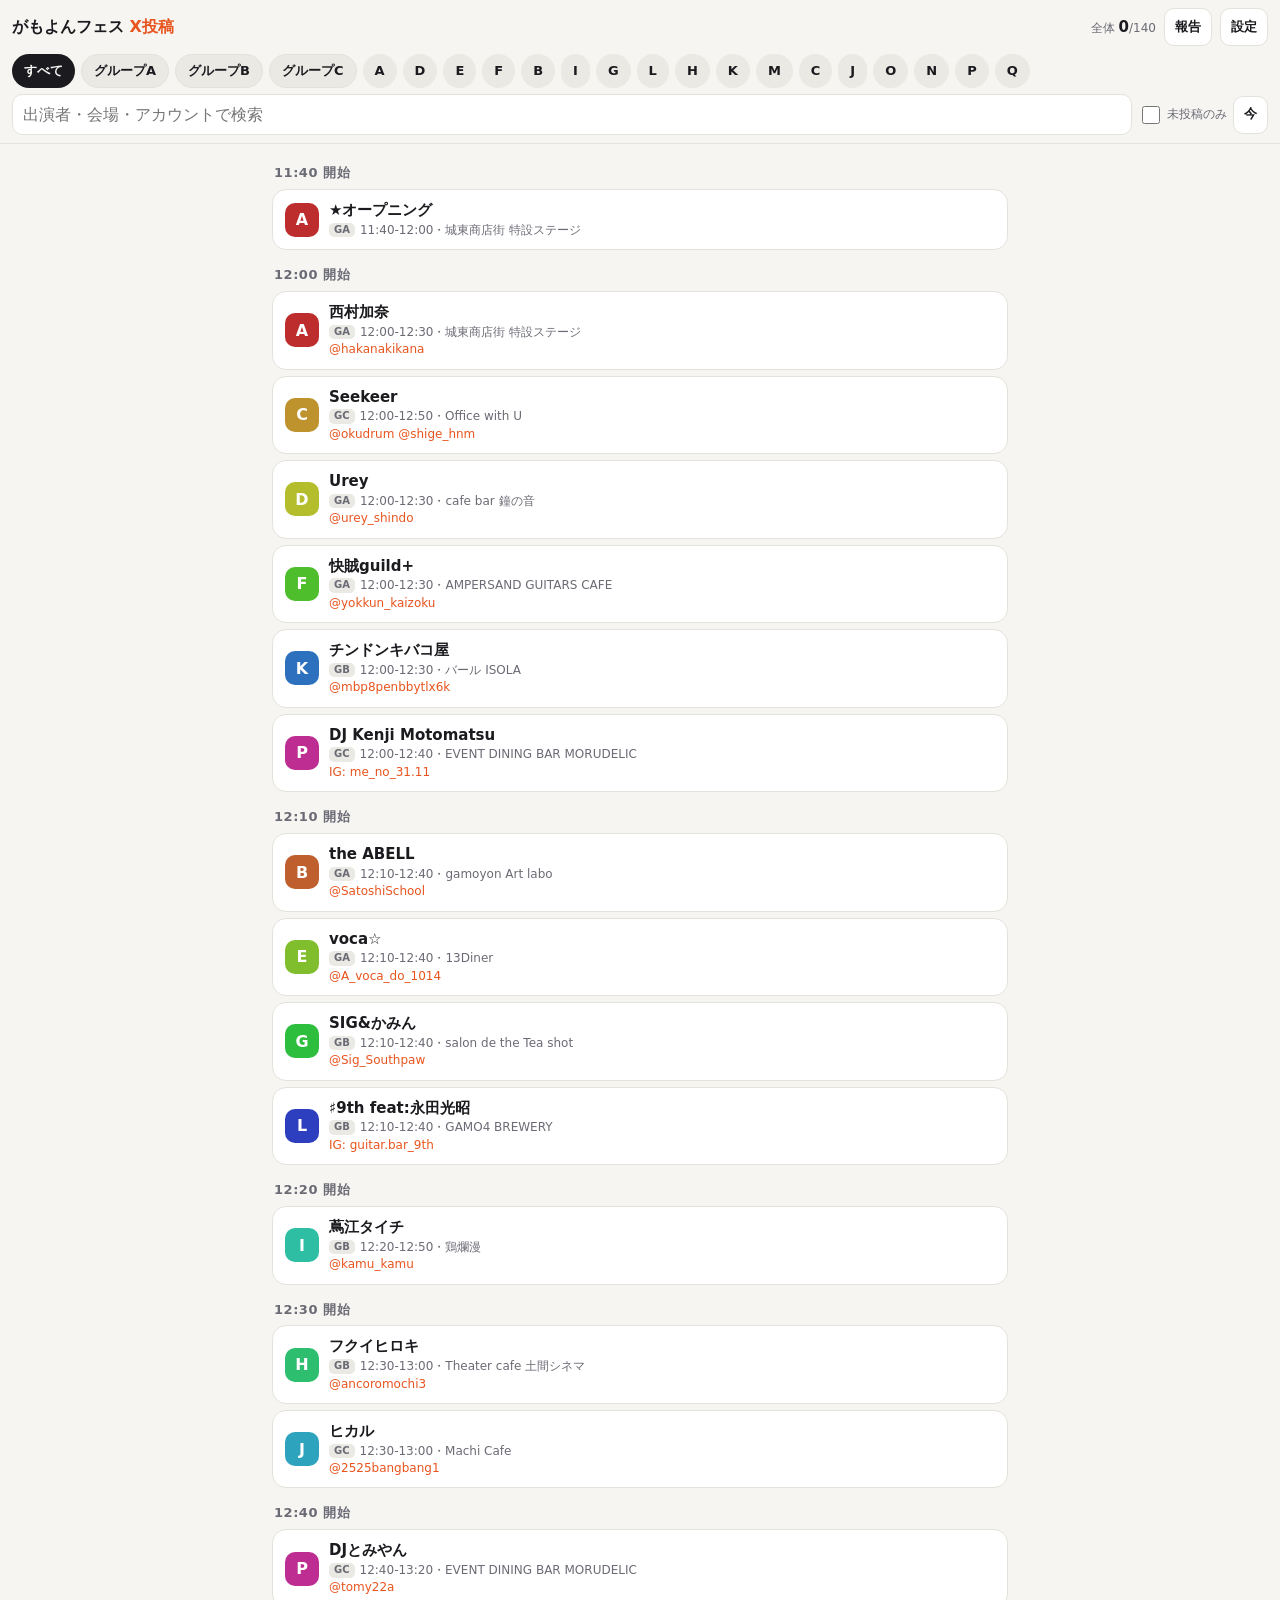
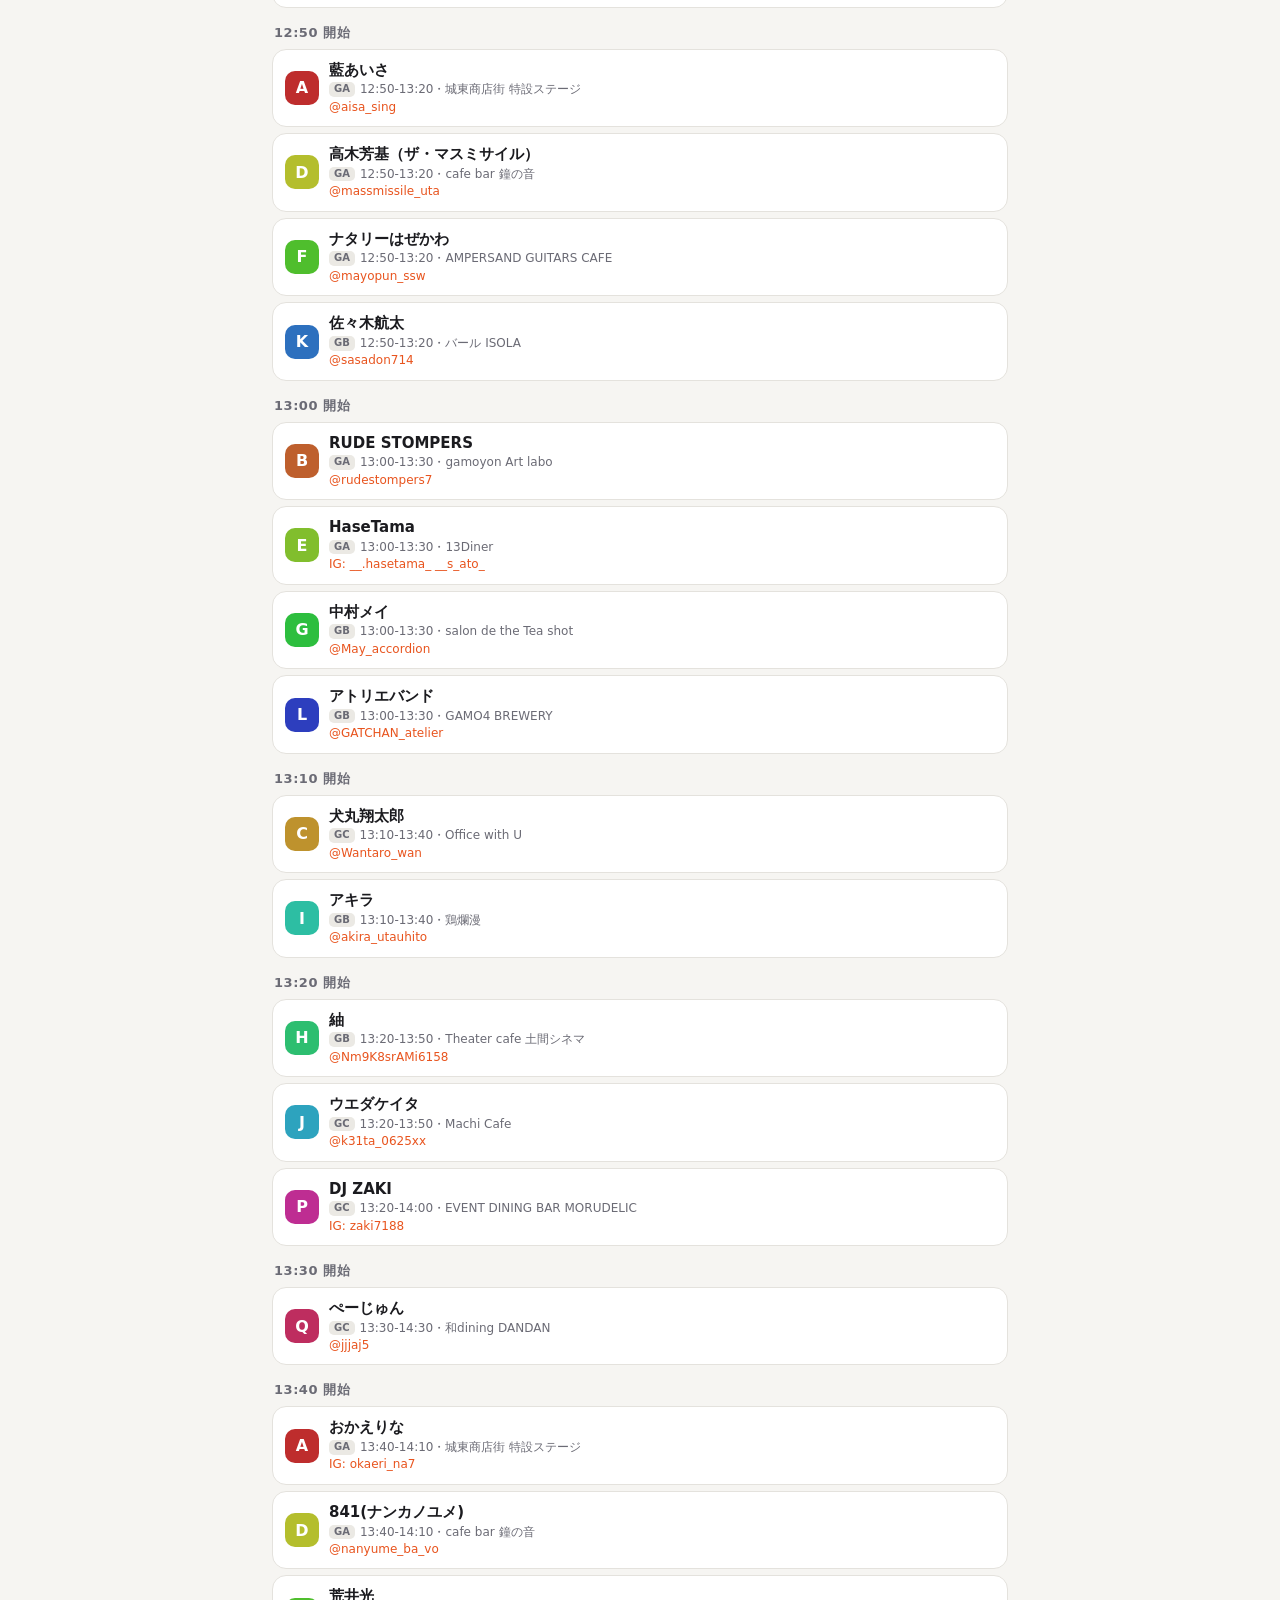
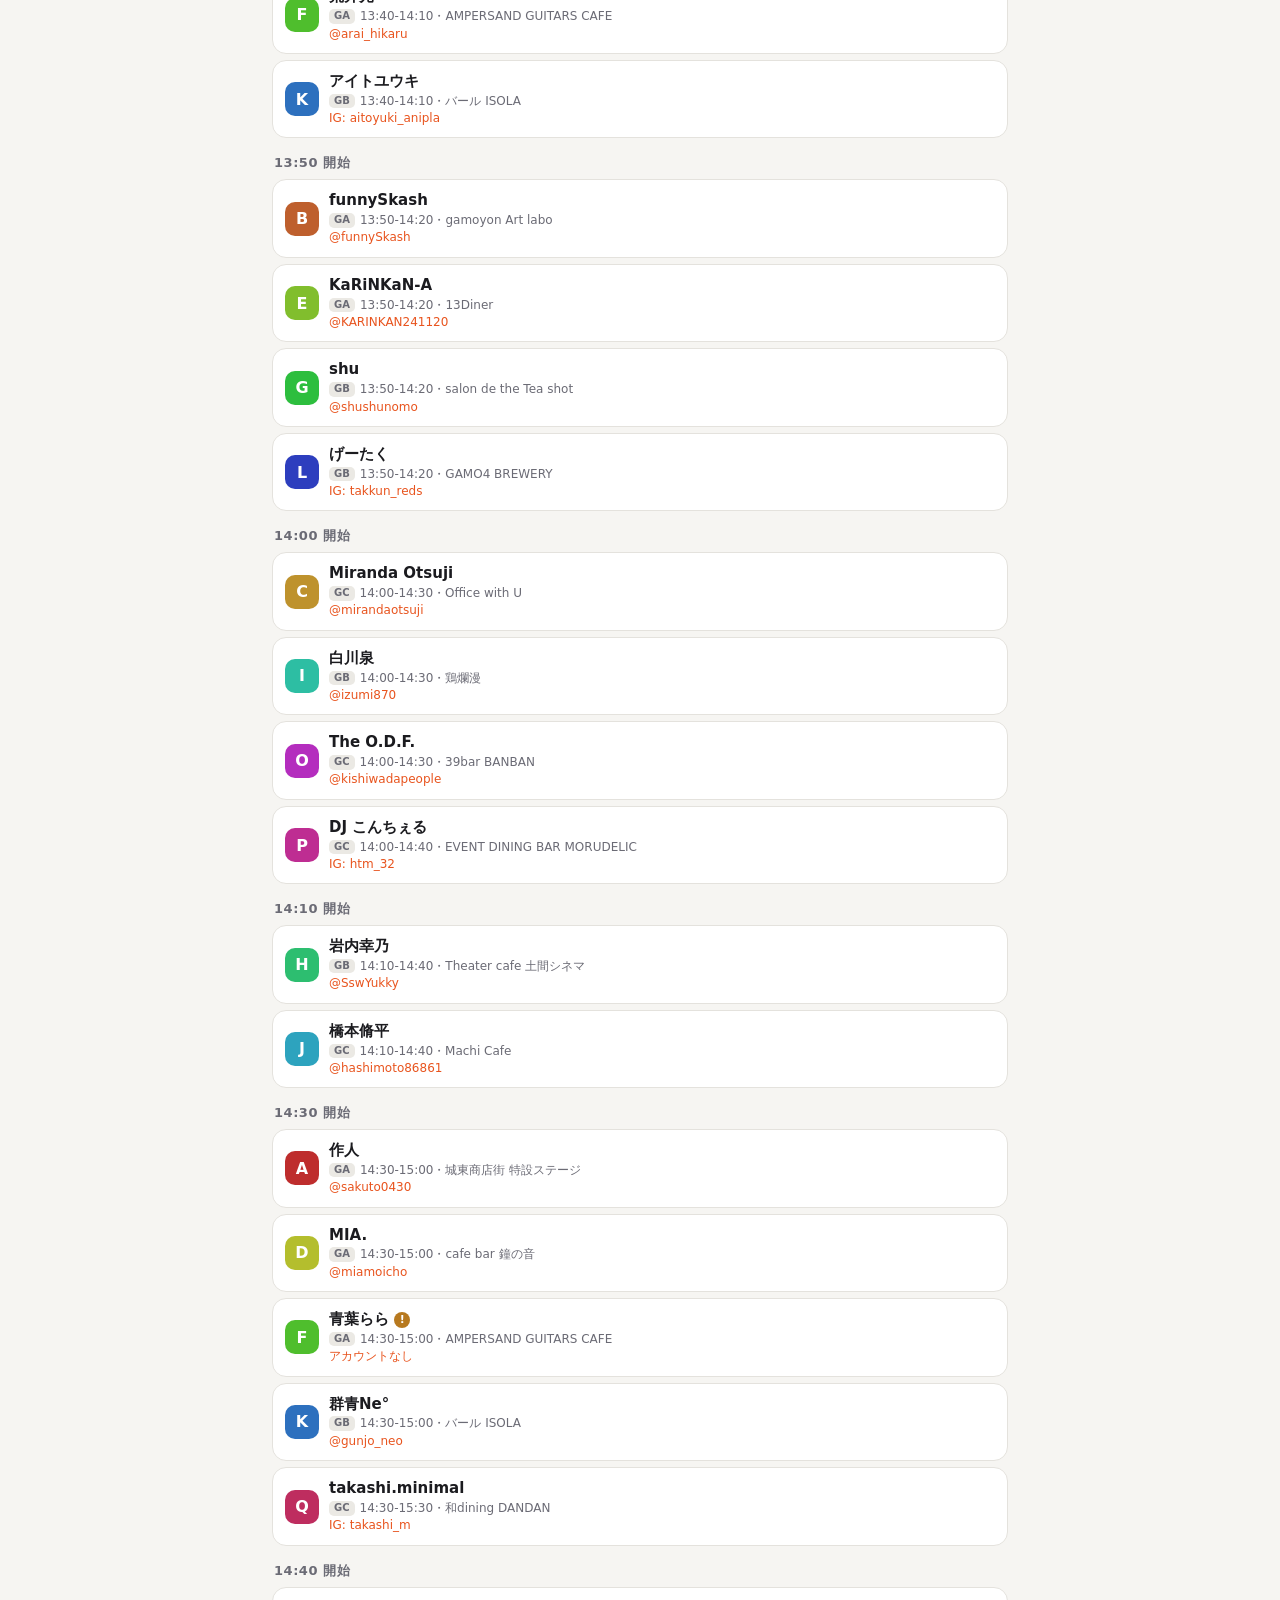
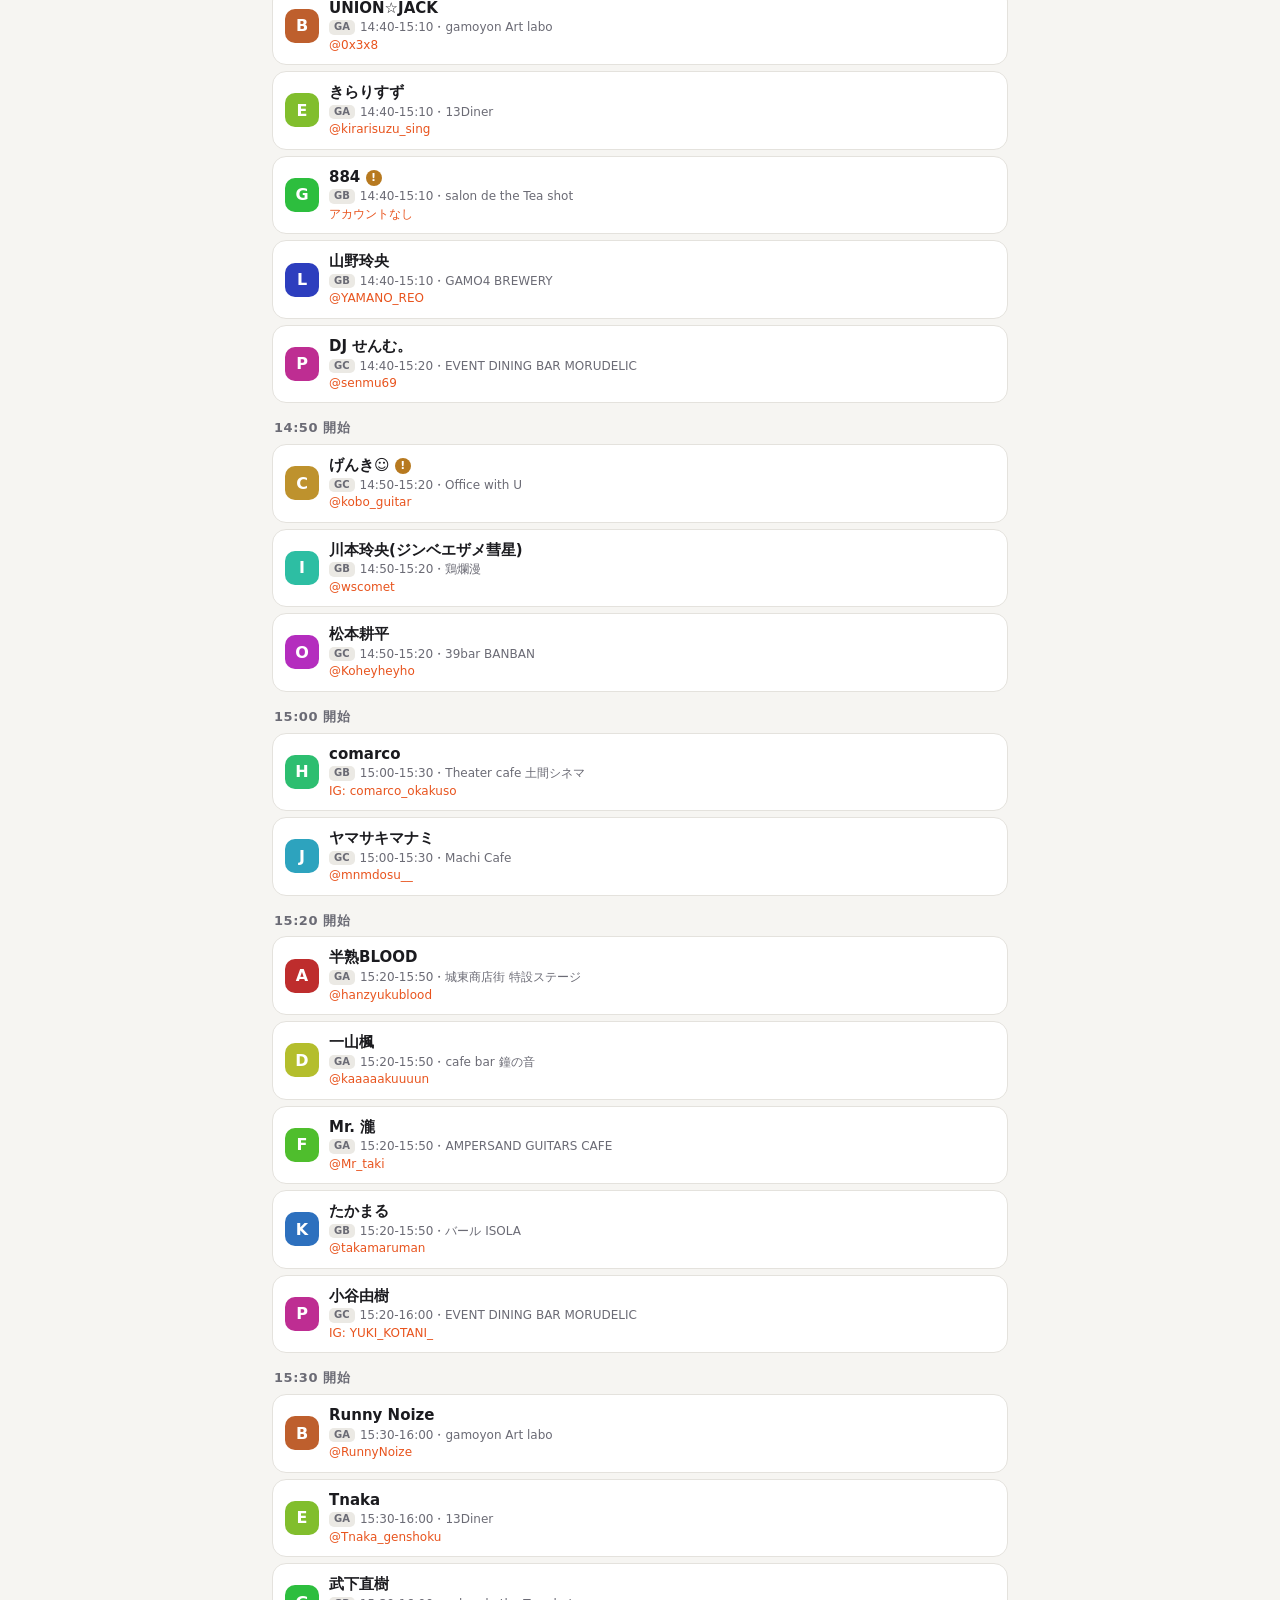
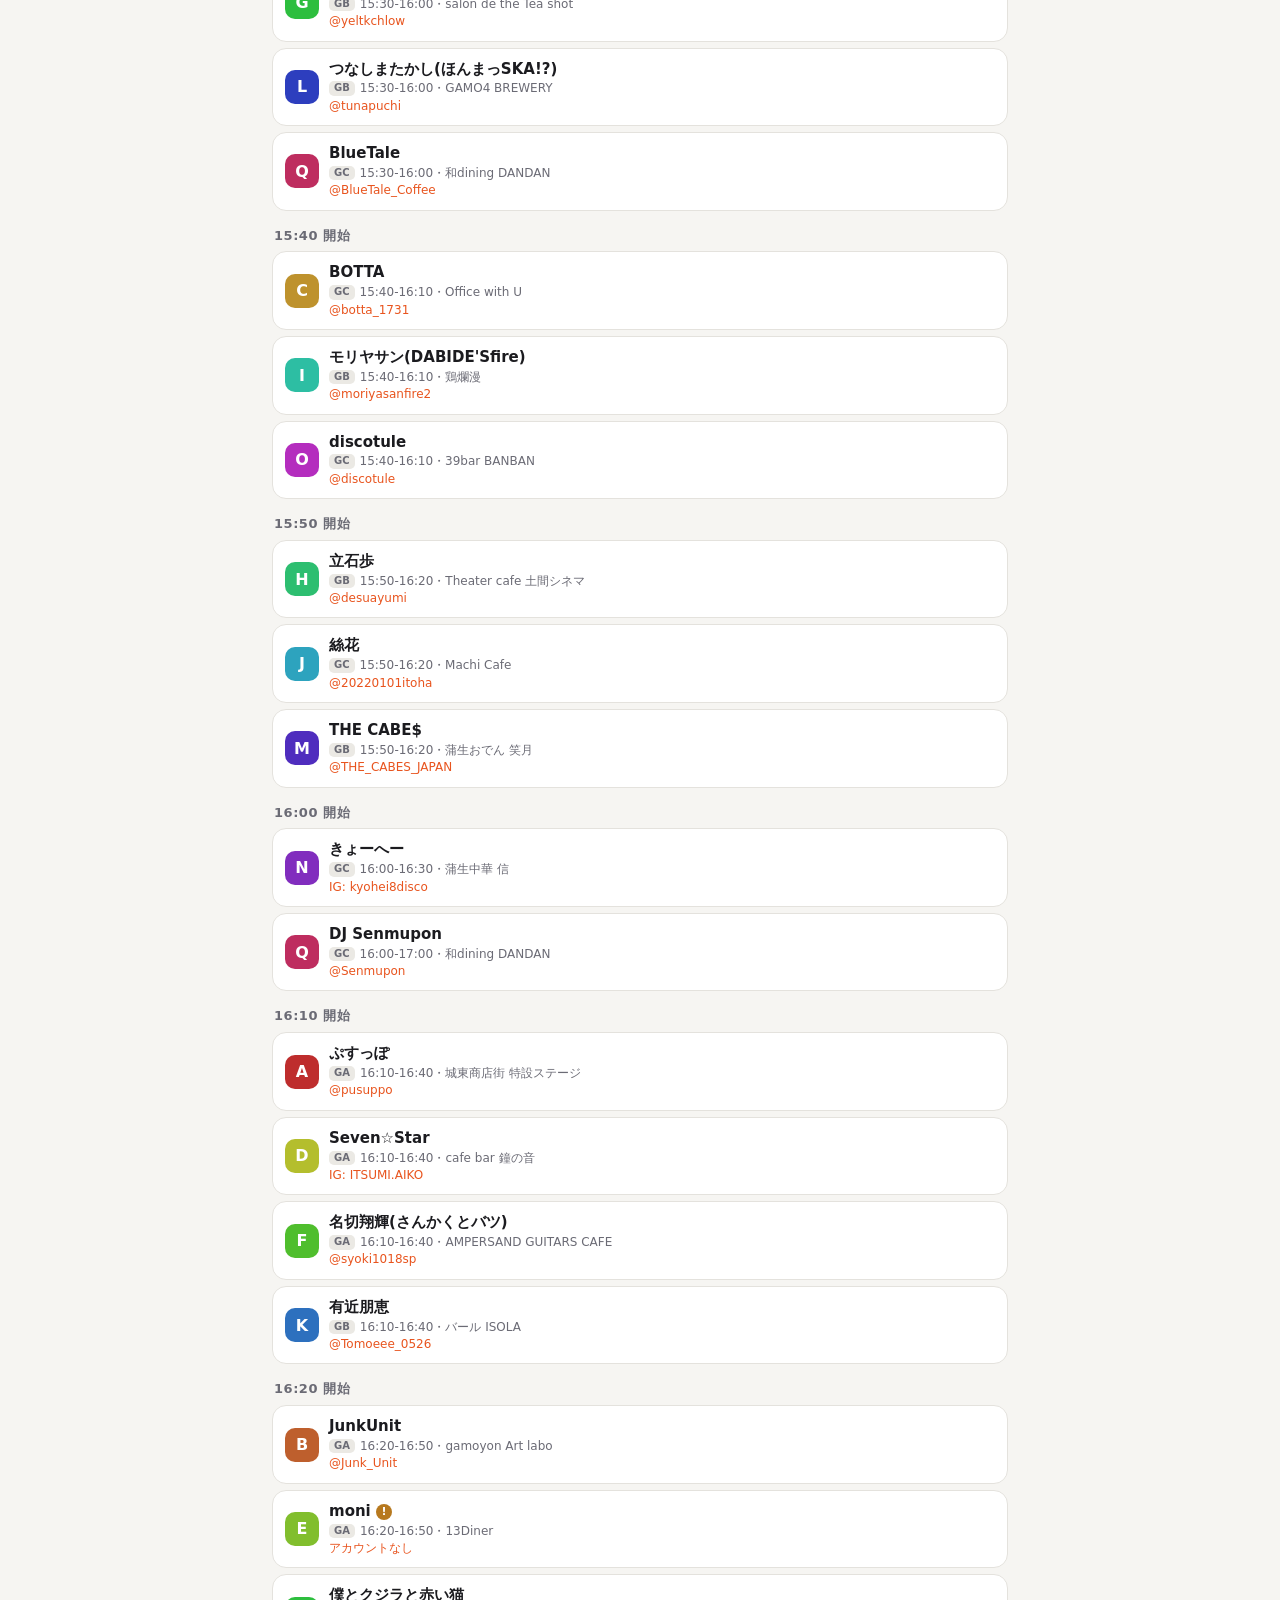
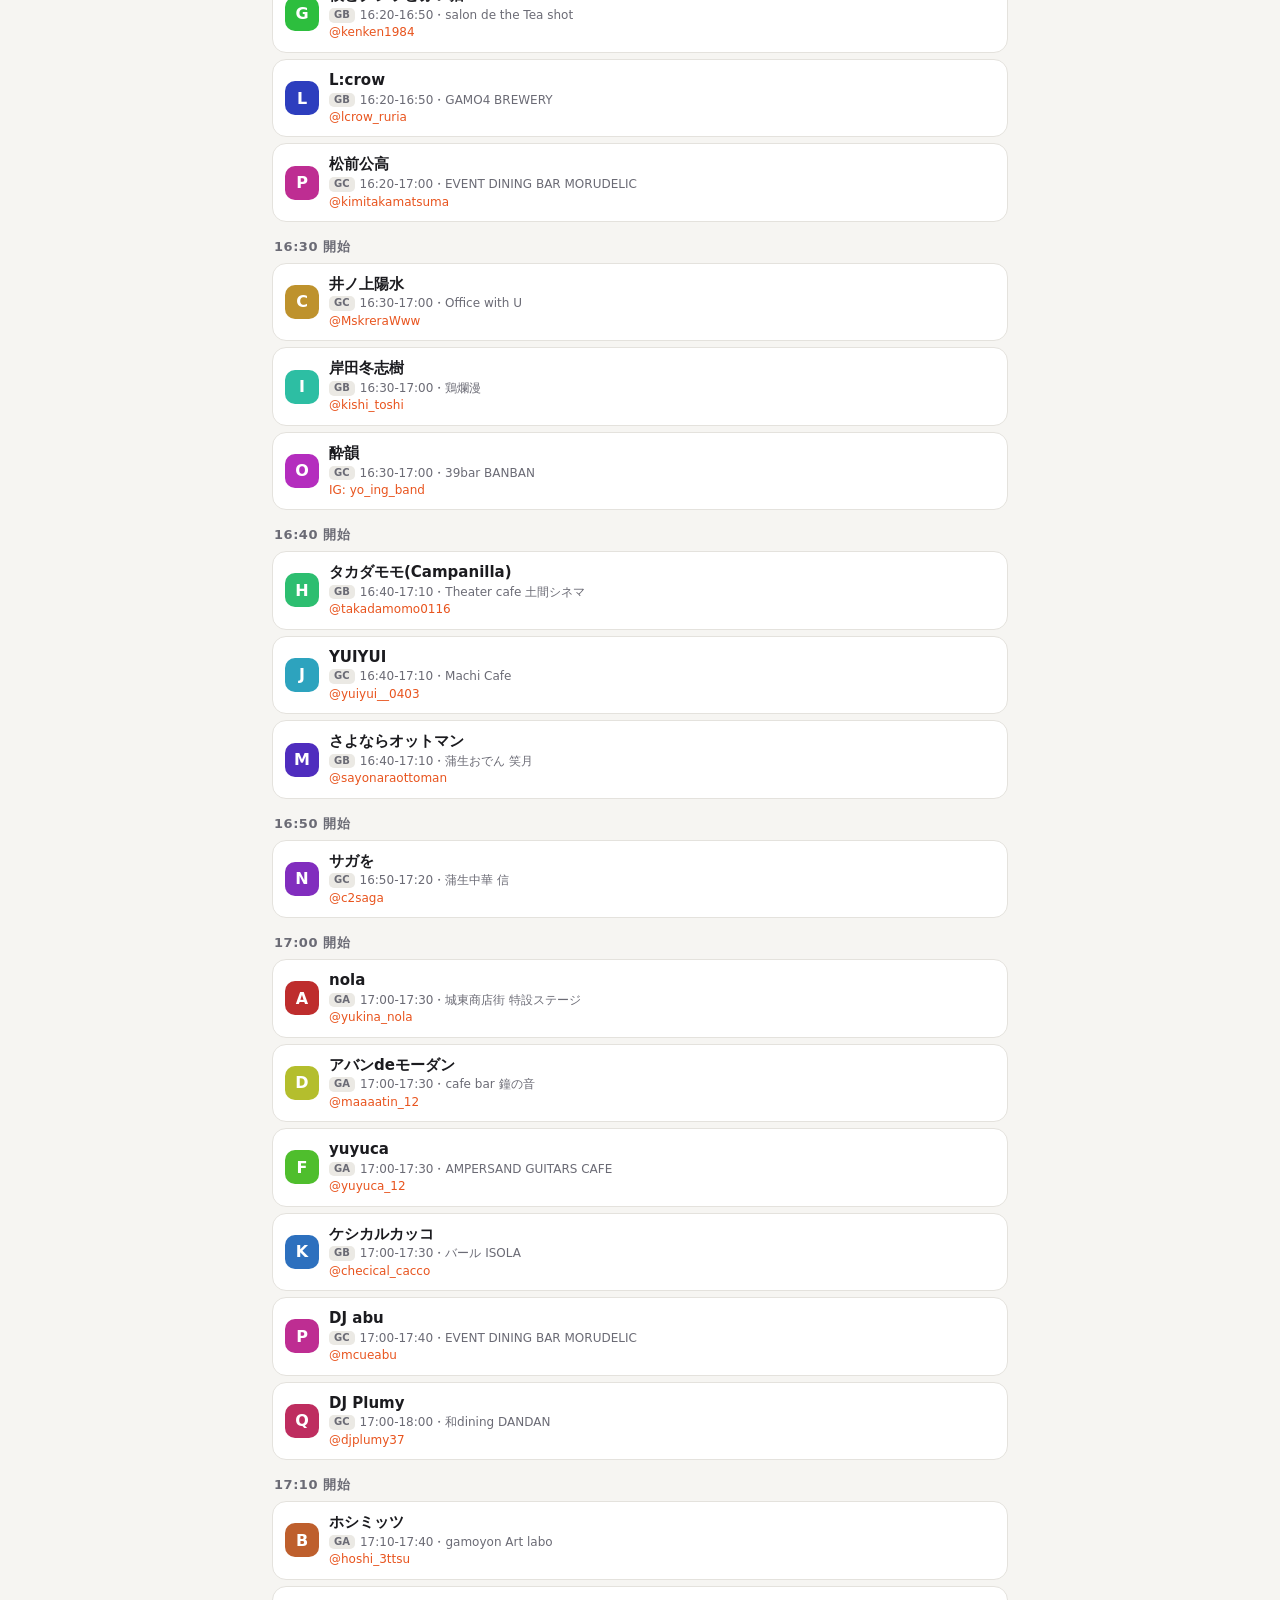
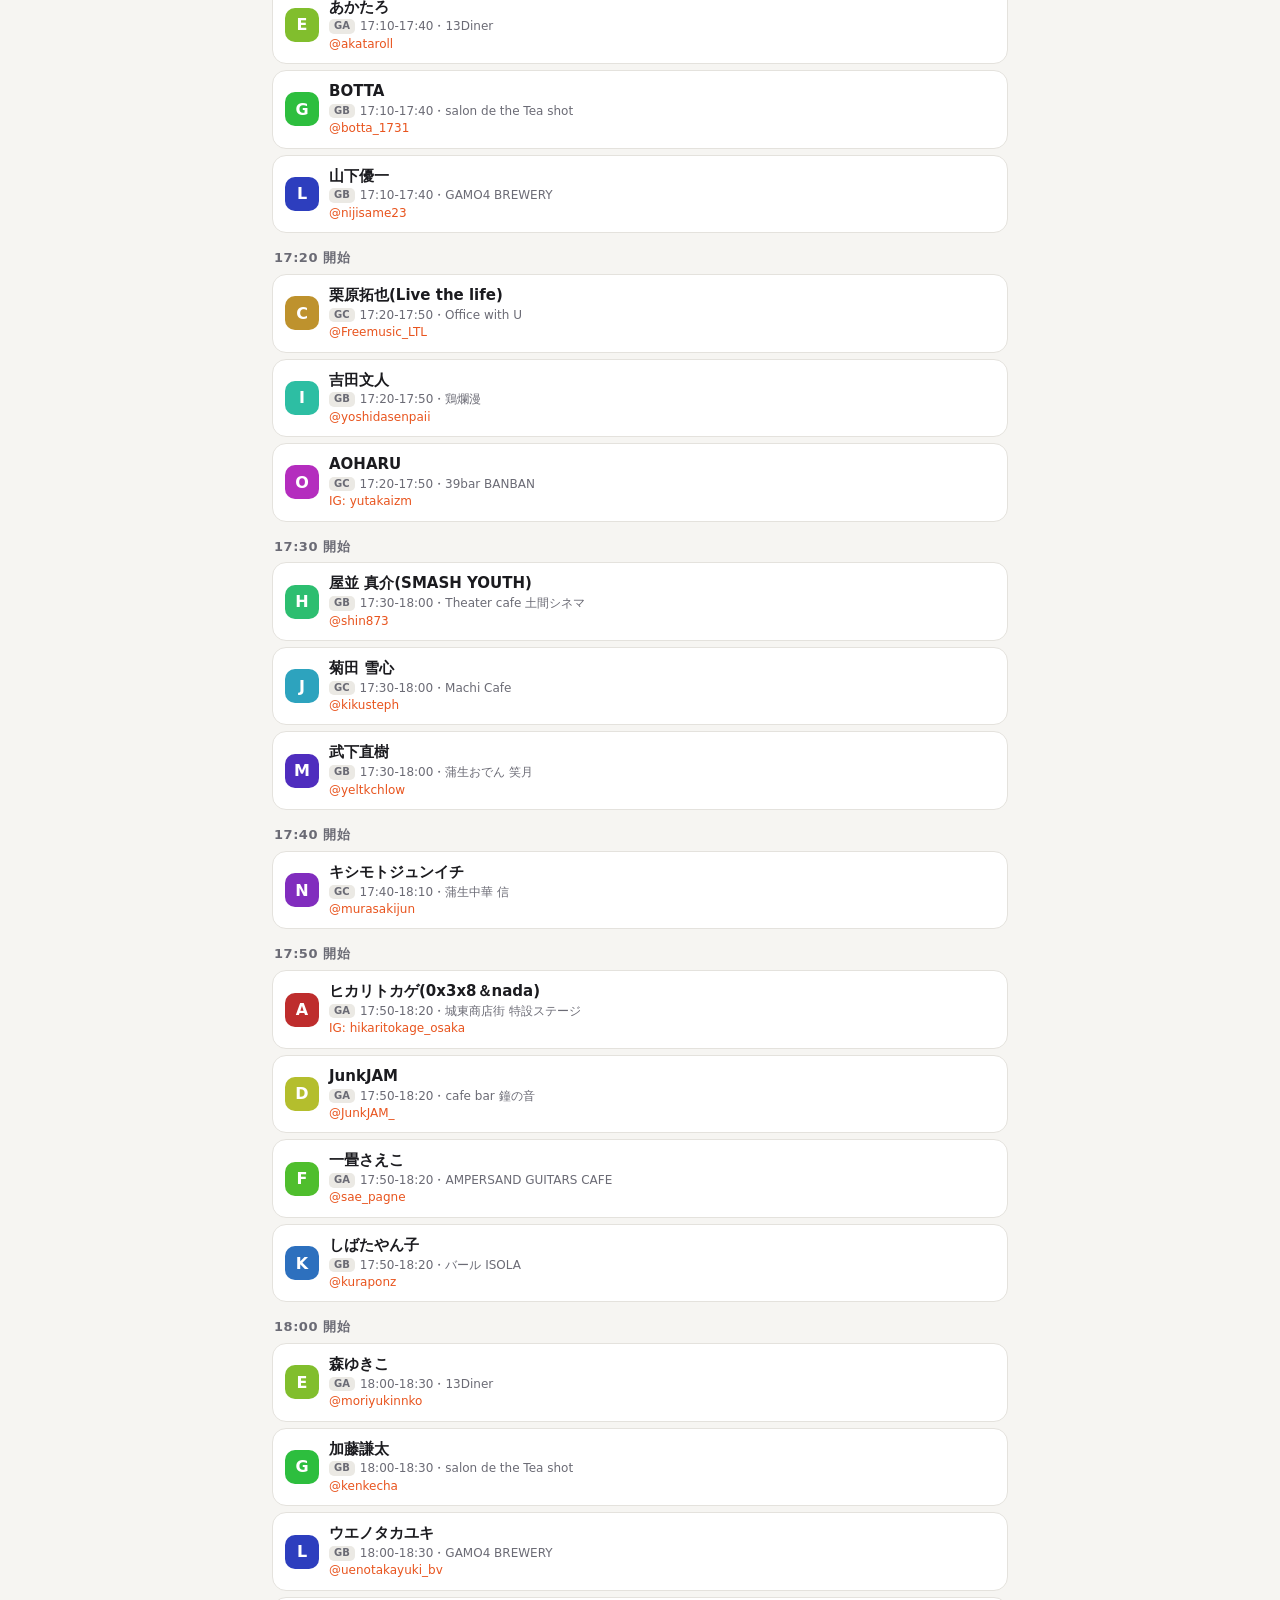
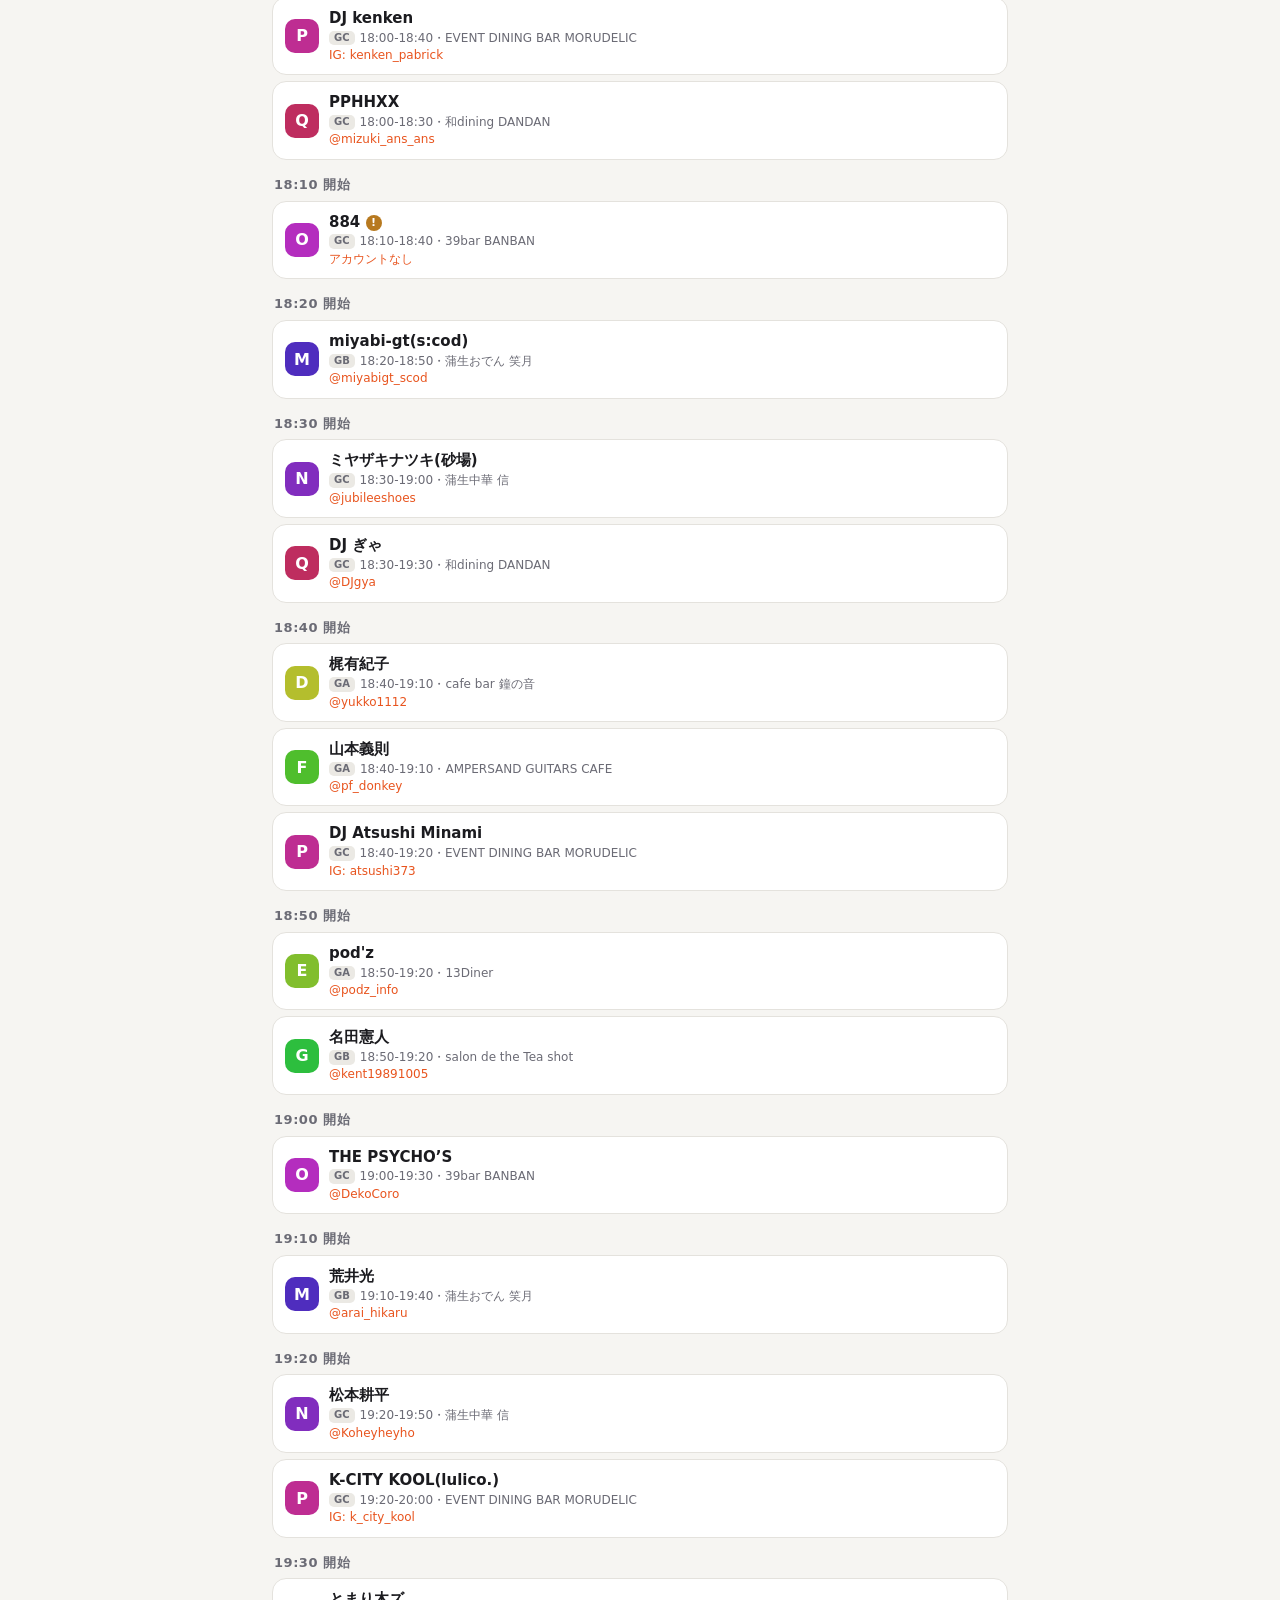
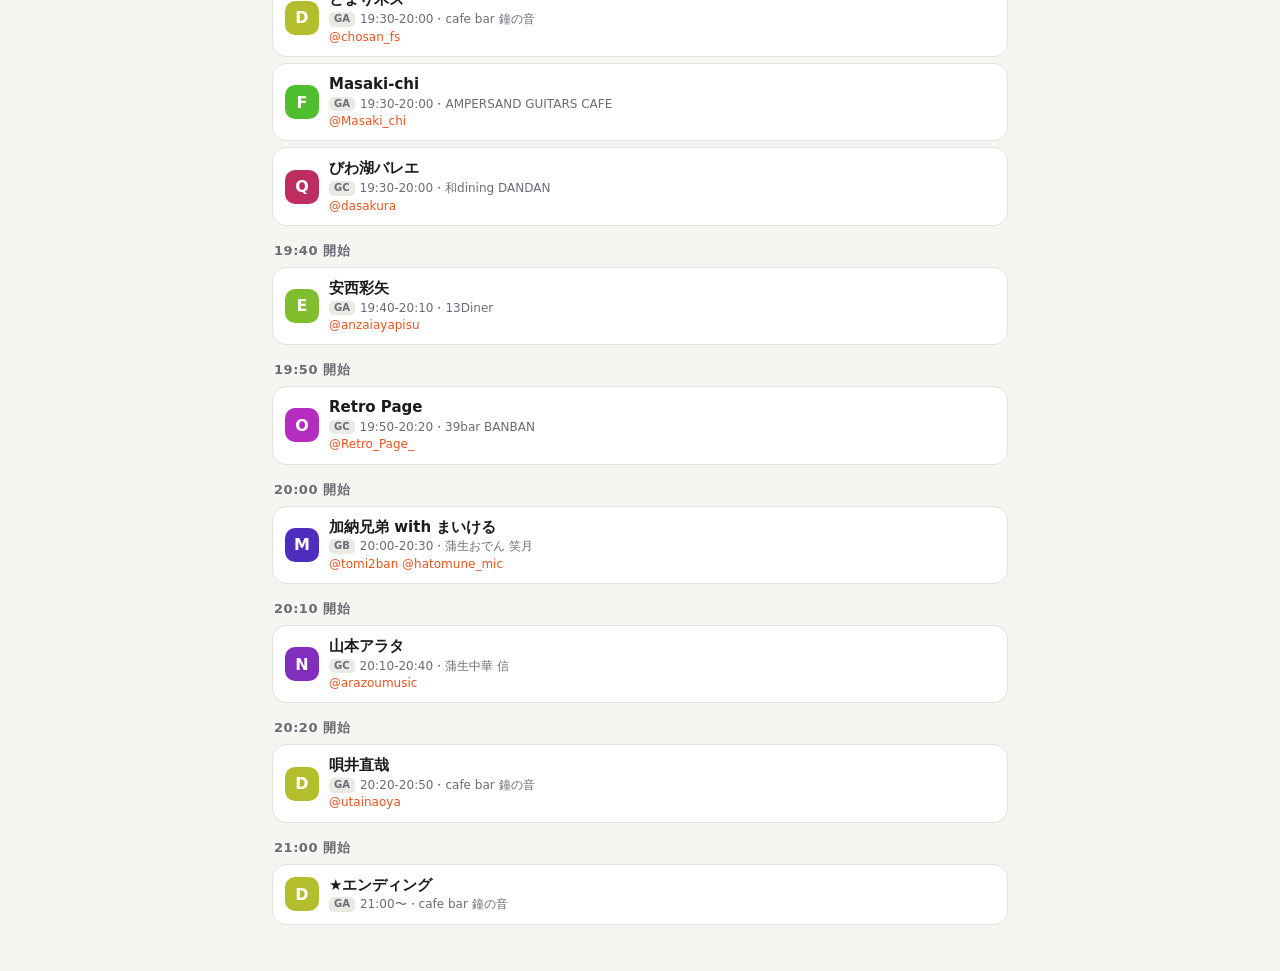
<file: gamo4fes-x/index.html>
<!doctype html>
<html lang="ja">
<head>
<meta charset="utf-8">
<meta name="viewport" content="width=device-width,initial-scale=1,viewport-fit=cover">
<meta name="robots" content="noindex,nofollow">
<meta name="theme-color" content="#e8541e">
<title>がもよんフェス X投稿ボード</title>
<style>
:root{--bg:#f6f5f2;--card:#fff;--tx:#1b1b1f;--sub:#6b6b75;--line:#e4e2dd;--acc:#e8541e;--ok:#1f9d55;--warn:#b7791f;--late:#d64545;--chip:#ebe9e4;--hh:140px}
@media (prefers-color-scheme:dark){:root{--bg:#121214;--card:#1c1c20;--tx:#ececf1;--sub:#9a9aa6;--line:#2c2c33;--chip:#26262c}}
*{box-sizing:border-box}
html,body{margin:0}
body{background:var(--bg);color:var(--tx);font-family:system-ui,-apple-system,"Hiragino Sans","Noto Sans JP",sans-serif;-webkit-text-size-adjust:100%;line-height:1.45}
body.lock{overflow:hidden}
button,input,textarea{font:inherit;color:inherit}
button{cursor:pointer;-webkit-tap-highlight-color:transparent}
header{position:sticky;top:0;z-index:10;background:var(--bg);border-bottom:1px solid var(--line);padding:calc(8px + env(safe-area-inset-top)) 12px 8px}
.top{display:flex;align-items:center;gap:8px}
.title{font-weight:700;font-size:16px;flex:1;white-space:nowrap;overflow:hidden;text-overflow:ellipsis}
.title b{color:var(--acc)}
.prog{font-size:12px;color:var(--sub);text-align:right;line-height:1.2;white-space:nowrap}
.prog b{font-size:15px;color:var(--tx)}
.hbtn{border:1px solid var(--line);background:var(--card);border-radius:10px;padding:7px 10px;font-size:13px;font-weight:600;min-height:38px}
.chips{display:flex;gap:6px;overflow-x:auto;padding:8px 0 6px;scrollbar-width:none}
.chips::-webkit-scrollbar{display:none}
.chip{flex:0 0 auto;border:0;background:var(--chip);border-radius:999px;padding:6px 12px;font-size:13px;font-weight:600;min-height:34px}
.chip.on{background:var(--tx);color:var(--bg)}
.row2{display:flex;gap:6px;align-items:center}
.row2 input[type=search]{flex:1;min-width:0;border:1px solid var(--line);background:var(--card);border-radius:10px;padding:8px 10px;font-size:16px}
.tog{font-size:12px;display:flex;align-items:center;gap:4px;white-space:nowrap;color:var(--sub)}
.tog input{width:18px;height:18px;accent-color:var(--acc)}
main{padding:4px 12px calc(40px + env(safe-area-inset-bottom));max-width:760px;margin:0 auto}
.grp{scroll-margin-top:calc(var(--hh) + 6px)}
.grp h2{font-size:13px;color:var(--sub);margin:16px 2px 6px;font-weight:700;letter-spacing:.04em}
.card{display:flex;align-items:center;gap:10px;width:100%;text-align:left;background:var(--card);border:1px solid var(--line);border-radius:14px;padding:10px 12px;margin-bottom:6px;position:relative}
.card.live{border-color:var(--acc);box-shadow:0 0 0 1px var(--acc) inset}
.card.late{border-color:var(--late)}
.card.done{opacity:.55}
.badge{flex:0 0 auto;width:34px;height:34px;border-radius:10px;display:grid;place-items:center;font-weight:800;color:#fff;background:hsl(var(--h) 62% 46%)}
.badge.big{width:46px;height:46px;font-size:20px;border-radius:12px}
.cb{flex:1;min-width:0;display:flex;flex-direction:column}
.nm{font-weight:700;font-size:15px}
.meta,.acc{font-size:12px;color:var(--sub);white-space:nowrap;overflow:hidden;text-overflow:ellipsis}
.acc{color:var(--acc)}
.st{flex:0 0 auto;font-size:11px;font-weight:700;padding:3px 7px;border-radius:999px;background:var(--chip);color:var(--sub);white-space:nowrap}
.live .st{background:var(--acc);color:#fff}
.late .st{background:var(--late);color:#fff}
.done .st{background:var(--ok);color:#fff}
.w{font-style:normal;display:inline-grid;place-items:center;width:16px;height:16px;border-radius:50%;background:var(--warn);color:#fff;font-size:11px;vertical-align:1px}
.empty{text-align:center;color:var(--sub);padding:40px 0}
/* overlay */
#ov{position:fixed;inset:0;z-index:50;background:rgba(0,0,0,.45);display:flex;align-items:flex-end;justify-content:center}
#ov[hidden]{display:none}
.panel{background:var(--bg);width:100%;max-width:640px;max-height:92vh;max-height:92dvh;overflow:auto;border-radius:18px 18px 0 0;padding:14px 14px calc(18px + env(safe-area-inset-bottom))}
.panel[hidden]{display:none}
@media (min-width:700px){#ov{align-items:center}.panel{border-radius:18px}}
.ph{display:flex;align-items:center;gap:10px;margin-bottom:10px}
.ph .x{margin-left:auto;border:0;background:var(--chip);border-radius:50%;width:36px;height:36px;font-size:18px;flex:0 0 auto}
.sub{font-size:12px;color:var(--sub)}
.big{font-size:18px;font-weight:800}
.warn{background:color-mix(in srgb,var(--warn) 16%,var(--card));border:1px solid var(--warn);border-radius:10px;padding:8px 10px;font-size:13px;margin-bottom:8px}
label.f{display:block;font-size:12px;font-weight:700;color:var(--sub);margin:10px 0 4px}
textarea,input.t{width:100%;border:1px solid var(--line);background:var(--card);border-radius:10px;padding:9px 10px;font-size:16px}
textarea{resize:vertical;min-height:64px}
.seg{display:flex;background:var(--chip);border-radius:10px;padding:3px;gap:3px}
.seg button{flex:1;border:0;background:transparent;border-radius:8px;padding:7px;font-size:13px;font-weight:700}
.seg button.on{background:var(--card);box-shadow:0 1px 3px rgba(0,0,0,.12)}
.pvwrap{position:relative;margin-top:8px}
pre#pv{white-space:pre-wrap;word-break:break-word;background:var(--card);border:1px solid var(--line);border-radius:12px;padding:12px;margin:0;font-family:inherit;font-size:15px}
#cnt{position:absolute;right:8px;bottom:6px;font-size:11px;color:var(--sub)}
#cnt.over{color:var(--late);font-weight:800}
.btns{display:grid;grid-template-columns:1fr 1fr;gap:8px;margin-top:10px}
.b{border:1px solid var(--line);background:var(--card);border-radius:12px;padding:12px 8px;font-weight:700;font-size:14px;min-height:48px;display:flex;align-items:center;justify-content:center;gap:6px;text-align:center}
.b.pri{background:var(--acc);border-color:var(--acc);color:#fff}
.b.ok{background:var(--ok);border-color:var(--ok);color:#fff}
.b.full{grid-column:1/-1}
.b:disabled{opacity:.4}
.thumb{display:flex;align-items:center;gap:8px;font-size:12px;color:var(--sub);margin-top:8px}
.thumb img{width:48px;height:48px;object-fit:cover;border-radius:8px}
.nav{display:flex;gap:8px;margin-top:12px}
.nav .b{flex:1;min-height:42px;font-size:13px}
.vgrid{display:grid;grid-template-columns:1fr 1fr;gap:6px}
.vt{border:1px solid var(--line);background:var(--card);border-radius:10px;padding:8px;font-size:12px;text-align:left;display:flex;gap:6px;align-items:center;min-height:40px}
.vt.on{border-color:var(--acc);box-shadow:0 0 0 1px var(--acc) inset}
.vt .badge{width:24px;height:24px;font-size:12px;border-radius:7px}
.presets{display:flex;gap:6px;flex-wrap:wrap;margin-bottom:8px}
.presets .chip{font-size:12px}
.vgh{grid-column:1/-1;font-size:12px;font-weight:800;color:var(--sub);margin:8px 2px 0}
.chip.grpchip{border:1px solid var(--line)}
.gtag{display:inline-block;font-size:10px;font-weight:800;padding:0 5px;margin-right:5px;border-radius:5px;background:var(--chip);color:var(--sub);vertical-align:1px}
.note{font-size:12px;color:var(--sub);margin:6px 0 0}
#toast{position:fixed;left:50%;bottom:calc(24px + env(safe-area-inset-bottom));transform:translateX(-50%) translateY(20px);background:var(--tx);color:var(--bg);padding:10px 16px;border-radius:999px;font-size:14px;font-weight:700;opacity:0;pointer-events:none;transition:.2s;z-index:99;max-width:90vw;text-align:center}
#toast.on{opacity:1;transform:translateX(-50%) translateY(0)}
</style>
</head>
<body>
<header id="hd">
  <div class="top">
    <div class="title">がもよんフェス <b>X投稿</b></div>
    <div class="prog" id="prog"></div>
    <button class="hbtn" id="btnReport">報告</button>
    <button class="hbtn" id="btnSettings">設定</button>
  </div>
  <div class="chips" id="chips"></div>
  <div class="row2">
    <input id="q" type="search" placeholder="出演者・会場・アカウントで検索" autocomplete="off">
    <label class="tog"><input type="checkbox" id="onlyTodo">未投稿のみ</label>
    <button class="hbtn" id="btnNow">今</button>
  </div>
</header>

<main id="list"></main>

<div id="ov" hidden>
  <!-- live -->
  <section class="panel" data-p="live" hidden>
    <div class="ph"><div id="lvHead" style="display:flex;gap:10px;align-items:center;min-width:0"></div><button class="x" data-close>×</button></div>
    <div id="lvWarn"></div>
    <label class="f" for="cmt">会場からのコメント（任意・そのまま本文に入ります）</label>
    <textarea id="cmt" placeholder="例：満員です！ぜひお立ち寄りください"></textarea>
    <label class="f">フォーマット</label>
    <div class="seg" id="fmtSeg"><button data-fmt="modern">見やすい版</button><button data-fmt="classic">従来版</button></div>
    <div class="pvwrap"><pre id="pv"></pre><span id="cnt"></span></div>
    <div class="btns">
      <button class="b pri" id="btnCopy">本文をコピー</button>
      <button class="b" id="btnX">Xで開く</button>
      <label class="b" for="photo">写真を選ぶ</label>
      <button class="b" id="btnShare">写真＋本文で共有</button>
      <input type="file" id="photo" accept="image/*" hidden>
    </div>
    <div class="thumb" id="thumb"></div>
    <div class="btns"><button class="b full ok" id="btnDone">投稿済にする</button></div>
    <div class="nav"><button class="b" id="btnPrev">← 前</button><button class="b" id="btnNext">次 →</button></div>
  </section>

  <!-- settings -->
  <section class="panel" data-p="settings" hidden>
    <div class="ph"><div class="big">設定</div><button class="x" data-close>×</button></div>
    <label class="f" for="me">あなたの名前（投稿済の記録・報告に使います）</label>
    <input class="t" id="me" placeholder="例：Kento">
    <label class="f">担当会場（未選択＝全会場）</label>
    <div class="presets" id="presets"></div>
    <div class="vgrid" id="vgrid"></div>
    <label class="f" for="tags">ハッシュタグ</label>
    <input class="t" id="tags">
    <label class="f" for="imp">他メンバーの「報告」を貼り付けて取り込む</label>
    <textarea id="imp" placeholder="LINEで届いた報告文をそのまま貼り付け"></textarea>
    <div class="btns"><button class="b full" id="btnImport">取り込む</button></div>
    <p class="note">記録はこの端末のブラウザに保存されます。他の人の端末とは自動では同期しないので、「報告」で共有→「取り込む」で反映してください。</p>
    <div class="btns"><button class="b full" id="btnReset" style="color:var(--late)">この端末の記録をリセット</button></div>
  </section>

  <!-- report -->
  <section class="panel" data-p="report" hidden>
    <div class="ph"><div class="big">進捗報告</div><button class="x" data-close>×</button></div>
    <p class="note" style="margin:0 0 8px">チームのLINE等に貼り付けてください。末尾の「#sync」行を他メンバーが取り込むと、投稿済が反映されます。</p>
    <pre id="rp" style="white-space:pre-wrap;word-break:break-word;background:var(--card);border:1px solid var(--line);border-radius:12px;padding:12px;margin:0;font-family:inherit;font-size:14px"></pre>
    <div class="btns"><button class="b full pri" id="btnCopyRp">報告をコピー</button></div>
  </section>
</div>
<div id="toast"></div>

<script>
/* ===================== DATA ===================== */
const VENUES={A:'城東商店街 特設ステージ',B:'gamoyon Art labo',C:'Office with U',D:'cafe bar 鐘の音',E:'13Diner',F:'AMPERSAND GUITARS CAFE',G:'salon de the Tea shot',H:'Theater cafe 土間シネマ',I:'鶏爛漫',J:'Machi Cafe',K:'バール ISOLA',L:'GAMO4 BREWERY',M:'蒲生おでん 笑月',N:'蒲生中華 信',O:'39bar BANBAN',P:'EVENT DINING BAR MORUDELIC',Q:'和dining DANDAN'};
const CODES=Object.keys(VENUES);
// 運営上のグループ分け（X投稿には出さない・分類用）
const GROUPS={A:['A','D','E','F','B'],B:['I','G','L','H','K','M'],C:['C','J','O','N','P','Q']};
const GROUP_OF=Object.fromEntries(Object.entries(GROUPS).flatMap(([g,cs])=>cs.map(c=>[c,g])));
const ORDERED=Object.values(GROUPS).flat();
// No|会場|時間|出演者|X|Instagram
const RAW=`
1|A|11:40-12:00|★オープニング||
2|A|12:00-12:30|西村加奈|hakanakikana|
3|C|12:00-12:50|Seekeer|@okudrum / @shige_hnm|handpan.oku / Shigeta_Honami
4|D|12:00-12:30|Urey|urey_shindo|urey.ssw
5|F|12:00-12:30|快賊guild+|yokkun_kaizoku|yokkun_kaizoku
6|K|12:00-12:30|チンドンキバコ屋|mbp8penbbytlx6k|
7|P|12:00-12:40|DJ Kenji Motomatsu||me_no_31.11
8|B|12:10-12:40|the ABELL|SatoshiSchool|satoshi_hotta
9|E|12:10-12:40|voca☆|A_voca_do_1014|A_voca_do_1014
10|G|12:10-12:40|SIG&かみん|Sig_Southpaw|sig_southpaw
11|L|12:10-12:40|♯9th feat:永田光昭||guitar.bar_9th
12|I|12:20-12:50|蔦江タイチ|@kamu_kamu|TSUTAETAICHI
13|H|12:30-13:00|フクイヒロキ|ancoromochi3|ancoromochi32
14|J|12:30-13:00|ヒカル|2525bangbang1|2525bangbang
15|P|12:40-13:20|DJとみやん|tomy22a|
16|A|12:50-13:20|藍あいさ|aisa_sing|_aiaisaaa
17|D|12:50-13:20|高木芳基（ザ・マスミサイル）|massmissile_uta|mass_yokkun
18|F|12:50-13:20|ナタリーはぜかわ|mayopun_ssw|mayopun_ssw
19|K|12:50-13:20|佐々木航太|sasadon714|sasadon714
20|B|13:00-13:30|RUDE STOMPERS|rudestompers7|rudestompers
21|E|13:00-13:30|HaseTama||@__.hasetama_ / @__s_ato_
22|G|13:00-13:30|中村メイ|May_accordion|accordion_may_nakamura
23|L|13:00-13:30|アトリエバンド|GATCHAN_atelier|gatchan_atelier
24|C|13:10-13:40|犬丸翔太郎|Wantaro_wan|inumaru.shotaro
25|I|13:10-13:40|アキラ|akira_utauhito|akirassw
26|H|13:20-13:50|紬|Nm9K8srAMi6158|tsumugi_uta
27|J|13:20-13:50|ウエダケイタ|k31ta_0625xx|uedakeita_ssw
28|P|13:20-14:00|DJ ZAKI||zaki7188
29|Q|13:30-14:30|ぺーじゅん|jjjaj5|
30|A|13:40-14:10|おかえりな||okaeri_na7
31|D|13:40-14:10|841(ナンカノユメ)|nanyume_ba_vo|NANKANOYUME841
32|F|13:40-14:10|荒井光|arai_hikaru|hikaru.arai.5
33|K|13:40-14:10|アイトユウキ||aitoyuki_anipla
34|B|13:50-14:20|funnySkash|funnySkash|
35|E|13:50-14:20|KaRiNKaN-A|KARINKAN241120|karinkan_a
36|G|13:50-14:20|shu|shushunomo|shushuday0225
37|L|13:50-14:20|げーたく||takkun_reds
38|C|14:00-14:30|Miranda Otsuji|mirandaotsuji|Miranda Otsuji
39|I|14:00-14:30|白川泉|izumi870|izumishirakawa_687
40|O|14:00-14:30|The O.D.F.|kishiwadapeople|
41|P|14:00-14:40|DJ こんちぇる||htm_32
42|H|14:10-14:40|岩内幸乃|SswYukky|ssw_yukky
43|J|14:10-14:40|橋本脩平|hashimoto86861|shuhei.hashimoto.75
44|A|14:30-15:00|作人|sakuto0430|sakuto0430
45|D|14:30-15:00|MIA.|miamoicho|@miamoicho
46|F|14:30-15:00|青葉らら||
47|K|14:30-15:00|群青Ne°|gunjo_neo|gunjo_official
48|Q|14:30-15:30|takashi.minimal||takashi_m
49|B|14:40-15:10|UNION☆JACK|0x3x8|unionjack_official
50|E|14:40-15:10|きらりすず|kirarisuzu_sing|
51|G|14:40-15:10|884||
52|L|14:40-15:10|山野玲央|YAMANO_REO|yamabouzu_04
53|P|14:40-15:20|DJ せんむ。|senmu69|
54|C|14:50-15:20|げんき☺|kobo_guitar/all|genki_music0228
55|I|14:50-15:20|川本玲央(ジンベエザメ彗星)|wscomet|reonald_duck
56|O|14:50-15:20|松本耕平|Koheyheyho|koheyfolk
57|H|15:00-15:30|comarco||comarco_okakuso
58|J|15:00-15:30|ヤマサキマナミ|mnmdosu__|mnmdosu__
59|A|15:20-15:50|半熟BLOOD|hanzyukublood|hanzyukublood
60|D|15:20-15:50|一山楓|kaaaaakuuuun|kaaaaakuuuun
61|F|15:20-15:50|Mr. 瀧|Mr_taki|mr_craft612
62|K|15:20-15:50|たかまる|takamaruman|takamaru_0402
63|P|15:20-16:00|小谷由樹||YUKI_KOTANI_
64|B|15:30-16:00|Runny Noize|RunnyNoize|runny_noize_official
65|E|15:30-16:00|Tnaka|Tnaka_genshoku|tnaka_genshoku
66|G|15:30-16:00|武下直樹|yeltkchlow|yeltkchlow
67|L|15:30-16:00|つなしまたかし(ほんまっSKA!?)|tunapuchi|tunapuchi
68|Q|15:30-16:00|BlueTale|BlueTale_Coffee|bluetale_insta
69|C|15:40-16:10|BOTTA|botta_1731|botta_1731
70|I|15:40-16:10|モリヤサン(DABIDE'Sfire)|moriyasanfire2|MORIYASANFIRE
71|O|15:40-16:10|discotule|discotule|discotule
72|H|15:50-16:20|立石歩|@desuayumi|desuayumi
73|J|15:50-16:20|絲花|@20220101itoha|itohanoongaku
74|M|15:50-16:20|THE CABE$|THE_CABES_JAPAN|thecabes6
75|N|16:00-16:30|きょーへー||kyohei8disco
76|Q|16:00-17:00|DJ Senmupon|Senmupon|studio_yoshian
77|A|16:10-16:40|ぷすっぽ|pusuppo|pusuppo
78|D|16:10-16:40|Seven☆Star||ITSUMI.AIKO
79|F|16:10-16:40|名切翔輝(さんかくとバツ)|syoki1018sp|sankakutobatsu
80|K|16:10-16:40|有近朋恵|Tomoeee_0526|tomo_stgrm_
81|B|16:20-16:50|JunkUnit|Junk_Unit|junk.unit
82|E|16:20-16:50|moni||
83|G|16:20-16:50|僕とクジラと赤い猫|kenken1984|bokuto.kujirato.akaineko
84|L|16:20-16:50|L:crow|lcrow_ruria|lcrow_insta
85|P|16:20-17:00|松前公高|kimitakamatsuma|kimitakamatsumae
86|C|16:30-17:00|井ノ上陽水|MskreraWww|akimi.i.noway
87|I|16:30-17:00|岸田冬志樹|kishi_toshi|kishidatoshiki
88|O|16:30-17:00|酔韻||yo_ing_band
89|H|16:40-17:10|タカダモモ(Campanilla)|takadamomo0116|takadamomo
90|J|16:40-17:10|YUIYUI|yuiyui__0403|yuiyui_0403
91|M|16:40-17:10|さよならオットマン|sayonaraottoman|sayonaraottoman1122
92|N|16:50-17:20|サガを|@c2saga|c2saga
93|A|17:00-17:30|nola|yukina_nola|yukina_nola
94|D|17:00-17:30|アバンdeモーダン|@maaaatin_12|miyuuu_37
95|F|17:00-17:30|yuyuca|yuyuca_12|yuyuca_01
96|K|17:00-17:30|ケシカルカッコ|checical_cacco|checical_cacco
97|P|17:00-17:40|DJ abu|mcueabu|abu.tacklebox
98|Q|17:00-18:00|DJ Plumy|djplumy37|djplumy
99|B|17:10-17:40|ホシミッツ|hoshi_3ttsu|hoshi_hoshi_hoshi_official
100|E|17:10-17:40|あかたろ|akataroll|dotgirl.akataro
101|G|17:10-17:40|BOTTA|botta_1731|botta_1731
102|L|17:10-17:40|山下優一|nijisame23|shitayuu/
103|C|17:20-17:50|栗原拓也(Live the life)|Freemusic_LTL|freemusic0128
104|I|17:20-17:50|吉田文人|yoshidasenpaii|yoshidasenpai
105|O|17:20-17:50|AOHARU||yutakaizm
106|H|17:30-18:00|屋並 真介(SMASH YOUTH)|shin873|shinsuke_yanami
107|J|17:30-18:00|菊田 雪心|kikusteph|knasyu
108|M|17:30-18:00|武下直樹|yeltkchlow|yeltkchlow
109|N|17:40-18:10|キシモトジュンイチ|murasakijun|jinichan
110|A|17:50-18:20|ヒカリトカゲ(0x3x8＆nada)||hikaritokage_osaka
111|D|17:50-18:20|JunkJAM|JunkJAM_|junkjam.wav
112|F|17:50-18:20|一畳さえこ|sae_pagne|ichijo_saeko
113|K|17:50-18:20|しばたやん子|kuraponz|kuraponz
114|E|18:00-18:30|森ゆきこ|moriyukinnko|yukikonomori
115|G|18:00-18:30|加藤謙太|kenkecha|keknktka
116|L|18:00-18:30|ウエノタカユキ|uenotakayuki_bv|uenovista
117|P|18:00-18:40|DJ kenken||kenken_pabrick
118|Q|18:00-18:30|PPHHXX|mizuki_ans_ans|mzk_phx
119|O|18:10-18:40|884||
120|M|18:20-18:50|miyabi-gt(s:cod)|miyabigt_scod|miyabigt_scod
121|N|18:30-19:00|ミヤザキナツキ(砂場)|jubileeshoes|miyazakinatsuki
122|Q|18:30-19:30|DJ ぎゃ|DJgya|djgya
123|D|18:40-19:10|梶有紀子|yukko1112|kajiyukiko1112
124|F|18:40-19:10|山本義則|pf_donkey|pf_donkey
125|P|18:40-19:20|DJ Atsushi Minami||atsushi373
126|E|18:50-19:20|pod'z|podz_info|podz_info
127|G|18:50-19:20|名田憲人|kent19891005|kent19891005
128|O|19:00-19:30|THE PSYCHO’S|DekoCoro|noriko1o9
129|M|19:10-19:40|荒井光|arai_hikaru|hikaru.arai.5
130|N|19:20-19:50|松本耕平|Koheyheyho|koheyfolk
131|P|19:20-20:00|K-CITY KOOL(lulico.)||k_city_kool
132|D|19:30-20:00|とまり木ズ|chosan_fs|
133|F|19:30-20:00|Masaki-chi|Masaki_chi|masakichisan
134|Q|19:30-20:00|びわ湖バレエ|dasakura|dasakura
135|E|19:40-20:10|安西彩矢|@anzaiayapisu|anzaiayapisu
136|O|19:50-20:20|Retro Page|Retro_Page_|retropage_osaka
137|M|20:00-20:30|加納兄弟 with まいける|@tomi2ban @hatomune_mic|
138|N|20:10-20:40|山本アラタ|arazoumusic|
139|D|20:20-20:50|唄井直哉|utainaoya|utainaoya
140|D|21:00-|★エンディング||
`;
// 元リストで表記が怪しいもの（投稿前に要確認）
const OVERRIDES={
  54:{x:['kobo_guitar'],warn:'元リストのX表記は「kobo_guitar/all」。@kobo_guitar として出力しています。投稿前にXで実在確認を。'}
};
const IG='https://www.instagram.com/';

/* ===================== LOGIC ===================== */
const toMin=s=>{const [h,m]=s.split(':').map(Number);return h*60+m};
const LIVES=RAW.trim().split('\n').map(line=>{
  const [no,code,time,name,x='',ig='']=line.split('|');
  const id=+no,[s,e]=time.split('-'),ov=OVERRIDES[id]||{};
  const xs=ov.x||(x?x.split(/\s+\/\s+|\s+/).map(h=>h.trim().replace(/^@/,'')).filter(Boolean):[]);
  const igs=ig?ig.split(/\s+\/\s+/).map(h=>h.trim().replace(/^@/,'').replace(/\/+$/,'')).filter(Boolean):[];
  const event=name.startsWith('★');
  let accounts=[],kind='none';
  if(xs.length){accounts=xs.map(h=>'@'+h);kind='x'}
  else if(igs.length){accounts=igs.map(h=>IG+h+'/');kind='ig'}
  const warns=[];
  if(ov.warn)warns.push(ov.warn);
  if(kind==='x')xs.forEach(h=>{if(!/^[A-Za-z0-9_]{1,15}$/.test(h))warns.push(`Xアカウント「${h}」の表記が不正な可能性があります。`)});
  if(kind==='ig')igs.forEach(h=>{if(!/^[A-Za-z0-9._]{1,30}$/.test(h))warns.push(`Instagram「${h}」の表記が不正な可能性があります。`)});
  if(!event&&kind==='none')warns.push('X・Instagramとも情報なし。メンションなしで投稿します。');
  return {id,code,venue:VENUES[code],time:e?time:s+'〜',start:toMin(s),end:e?toMin(e):null,name,accounts,kind,event,warns};
});
const byId=Object.fromEntries(LIVES.map(l=>[l.id,l]));
const fw=c=>String.fromCharCode(c.charCodeAt(0)+0xFEE0);

function build(l,{fmt='modern',tags='#がもよんフェス',comment=''}={}){
  const tag=(tags||'').trim()||'#がもよんフェス';
  const c=(comment||'').trim();
  const label=l.name.replace(/^★/,'');
  const startMsg=l.event?`${label}はじまりました！`:'ライブはじまりました！';
  const L=[];
  if(fmt==='classic'){
    L.push(`ライブ会場 ${fw(l.code)}`,l.venue,l.time,'');
    if(!l.event){L.push(l.name);L.push(...l.accounts)}
    L.push(startMsg);
    if(c)L.push('',c);
  }else{
    L.push(`${l.event?'🎉':'🎵'} ${startMsg}`,'',`📍 会場${l.code}｜${l.venue}`,`🕐 ${l.time}`);
    if(!l.event){L.push(`🎤 ${l.name}`);L.push(...l.accounts)}
    if(c)L.push('',c);
  }
  L.push('',tag);
  return L.join('\n');
}
// Xの文字数（全角=2、URL=23）の概算
function xLen(t){
  let n=0;
  t=t.replace(/https?:\/\/\S+/g,()=>{n+=23;return ''});
  for(const ch of t){const c=ch.codePointAt(0);
    n+=(c<=0x10FF||(c>=0x2000&&c<=0x200D)||(c>=0x2010&&c<=0x201F)||(c>=0x2032&&c<=0x2037))?1:2}
  return n;
}
function compress(ids){ids=[...new Set(ids)].sort((a,b)=>a-b);const out=[];for(let i=0;i<ids.length;i++){let j=i;while(j+1<ids.length&&ids[j+1]===ids[j]+1)j++;out.push(j>i?`${ids[i]}-${ids[j]}`:`${ids[i]}`);i=j}return out.join(',')}
function expand(s){const r=[];s.split(',').forEach(p=>{const [a,b]=p.split('-').map(Number);if(!a)return;for(let i=a;i<=(b||a);i++)if(byId[i])r.push(i)});return r}

/* ===================== UI ===================== */
if(typeof document!=='undefined'){
const $=s=>document.querySelector(s);
const KEY='gamo4fes-x-2026';
const load=()=>{try{return JSON.parse(localStorage.getItem(KEY))||{}}catch(e){return{}}};
let S=Object.assign({me:'',assigned:[],tags:'#がもよんフェス',fmt:'modern',done:{},drafts:{},filter:'all',onlyTodo:false},load());
const save=()=>{try{localStorage.setItem(KEY,JSON.stringify(S))}catch(e){}};
const esc=s=>String(s).replace(/[&<>"']/g,c=>({'&':'&amp;','<':'&lt;','>':'&gt;','"':'&quot;',"'":'&#39;'}[c]));
const hue=c=>Math.round(CODES.indexOf(c)*360/CODES.length);
const T=new URLSearchParams(location.search).get('t'); // 例 ?t=13:05 でリハーサル
const nowMin=()=>{if(T&&/^\d{1,2}:\d{2}$/.test(T))return toMin(T);const d=new Date();return d.getHours()*60+d.getMinutes()};
const hhmm=()=>{const d=new Date();return String(d.getHours()).padStart(2,'0')+':'+String(d.getMinutes()).padStart(2,'0')};
const me=()=>(S.me||'').trim()||'自分';
const opts=id=>({fmt:S.fmt,tags:S.tags,comment:S.drafts[id]||''});
let toastT;
function toast(m){const t=$('#toast');t.textContent=m;t.classList.add('on');clearTimeout(toastT);toastT=setTimeout(()=>t.classList.remove('on'),2200)}
async function copy(t){
  try{await navigator.clipboard.writeText(t);return true}catch(e){
    const ta=document.createElement('textarea');ta.value=t;ta.setAttribute('readonly','');ta.style.cssText='position:fixed;top:0;opacity:0';document.body.appendChild(ta);ta.select();ta.setSelectionRange(0,99999);let ok=false;try{ok=document.execCommand('copy')}catch(_){}ta.remove();return ok}
}
function status(l,n){if(S.done[l.id])return 'done';const end=l.end??l.start+30;if(n>=l.start&&n<end)return 'live';if(n>=end)return 'late';if(l.start-n<=10)return 'soon';return ''}

function renderChips(){
  if(S.filter==='mine'&&!S.assigned.length)S.filter='all';
  const o=[['all','すべて']];if(S.assigned.length)o.push(['mine','担当のみ']);
  Object.keys(GROUPS).forEach(g=>o.push(['g'+g,'グループ'+g]));
  ORDERED.forEach(c=>o.push([c,c]));
  $('#chips').innerHTML=o.map(([v,l])=>`<button class="chip${S.filter===v?' on':''}${v[0]==='g'?' grpchip':''}" data-f="${v}" title="${v.length===1?esc(VENUES[v]):''}">${l}</button>`).join('');
}
function visible(){
  const q=$('#q').value.trim().toLowerCase();
  return LIVES.filter(l=>{
    if(S.filter==='mine'&&!S.assigned.includes(l.code))return false;
    if(S.filter[0]==='g'&&S.filter.length===2&&GROUP_OF[l.code]!==S.filter[1])return false;
    if(S.filter.length===1&&l.code!==S.filter)return false;
    if(S.onlyTodo&&S.done[l.id])return false;
    if(q&&!(l.name+' '+l.venue+' '+l.accounts.join(' ')+' 会場'+l.code+' グループ'+GROUP_OF[l.code]).toLowerCase().includes(q))return false;
    return true});
}
function card(l,n){
  const st=status(l,n),d=S.done[l.id];
  const stl=d?`✓ ${esc(d.by||'')}${d.at?' '+d.at:''}`:st==='live'?'開演中':st==='late'?'未投稿':st==='soon'?'まもなく':'';
  const acc=l.kind==='x'?l.accounts.join(' '):l.kind==='ig'?'IG: '+l.accounts.map(u=>u.replace(IG,'').replace(/\/$/,'')).join(' '):l.event?'':'アカウントなし';
  return `<button class="card ${st}" data-id="${l.id}"><span class="badge" style="--h:${hue(l.code)}">${l.code}</span><span class="cb"><span class="nm">${esc(l.name)}${l.warns.length?' <i class="w">!</i>':''}</span><span class="meta"><span class="gtag">G${GROUP_OF[l.code]}</span>${esc(l.time)}・${esc(l.venue)}</span>${acc?`<span class="acc">${esc(acc)}</span>`:''}</span>${stl?`<span class="st">${stl}</span>`:''}</button>`;
}
function renderList(){
  const n=nowMin(),arr=visible();let h='',cur=null;
  for(const l of arr){const t=l.time.slice(0,5);if(t!==cur){if(cur!==null)h+='</section>';h+=`<section class="grp" data-start="${l.start}"><h2>${t} 開始</h2>`;cur=t}h+=card(l,n)}
  if(cur!==null)h+='</section>';
  $('#list').innerHTML=h||'<p class="empty">該当するライブはありません</p>';
  const all=LIVES.filter(l=>S.done[l.id]).length;
  let p=`全体 <b>${all}</b>/${LIVES.length}`;
  if(S.assigned.length){const mine=LIVES.filter(l=>S.assigned.includes(l.code));p=`担当 <b>${mine.filter(l=>S.done[l.id]).length}</b>/${mine.length}<br>全体 ${all}/${LIVES.length}`}
  $('#prog').innerHTML=p;
}
function setHH(){document.documentElement.style.setProperty('--hh',$('#hd').offsetHeight+'px')}

/* sheets */
function show(name){$('#ov').hidden=false;document.querySelectorAll('.panel').forEach(p=>p.hidden=p.dataset.p!==name);document.body.classList.add('lock')}
function hide(){$('#ov').hidden=true;document.body.classList.remove('lock');renderList()}
$('#ov').addEventListener('click',e=>{if(e.target.id==='ov'||e.target.closest('[data-close]'))hide()});

/* live sheet */
let curId=null,curList=[],photo=null,photoURL=null;
function openLive(id){curId=id;curList=visible().map(l=>l.id);if(!curList.includes(id))curList=[id];setPhoto(null);renderLive();show('live');$('.panel[data-p=live]').scrollTop=0}
function renderLive(){
  const l=byId[curId];
  $('#lvHead').innerHTML=`<span class="badge big" style="--h:${hue(l.code)}">${l.code}</span><div style="min-width:0"><div class="sub">グループ${GROUP_OF[l.code]}・会場${l.code}｜${esc(l.venue)}</div><div class="big">${esc(l.name)}</div><div class="sub">${esc(l.time)}</div></div>`;
  $('#lvWarn').innerHTML=l.warns.map(w=>`<div class="warn">⚠ ${esc(w)}</div>`).join('');
  $('#cmt').value=S.drafts[l.id]||'';
  document.querySelectorAll('#fmtSeg button').forEach(b=>b.classList.toggle('on',b.dataset.fmt===S.fmt));
  updPreview();updDone();
  const i=curList.indexOf(curId);$('#btnPrev').disabled=i<=0;$('#btnNext').disabled=i>=curList.length-1;
}
function updPreview(){const t=build(byId[curId],opts(curId));$('#pv').textContent=t;const n=xLen(t);$('#cnt').textContent=`${n}/280`;$('#cnt').classList.toggle('over',n>280)}
function updDone(){const d=S.done[curId],b=$('#btnDone');if(d){b.textContent=`✓ 投稿済（${d.by||''}${d.at?' '+d.at:''}）— 取り消す`;b.classList.remove('ok')}else{b.textContent='投稿済にする';b.classList.add('ok')}}
function setPhoto(f){if(photoURL)URL.revokeObjectURL(photoURL);photo=f;photoURL=f?URL.createObjectURL(f):null;$('#thumb').innerHTML=f?`<img src="${photoURL}" alt=""><span>${esc(f.name)}</span>`:''}
$('#cmt').addEventListener('input',e=>{if(e.target.value)S.drafts[curId]=e.target.value;else delete S.drafts[curId];save();updPreview()});
$('#fmtSeg').addEventListener('click',e=>{const b=e.target.closest('button');if(!b)return;S.fmt=b.dataset.fmt;save();renderLive()});
$('#btnCopy').addEventListener('click',async()=>{toast(await copy(build(byId[curId],opts(curId)))?'本文をコピーしました':'コピーできませんでした。本文を長押しで選択してください')});
$('#btnX').addEventListener('click',()=>{const t=build(byId[curId],opts(curId));copy(t);window.open('https://x.com/intent/post?text='+encodeURIComponent(t),'_blank','noopener')});
$('#photo').addEventListener('change',e=>{setPhoto(e.target.files[0]||null);e.target.value=''});
$('#btnShare').addEventListener('click',()=>{
  const t=build(byId[curId],opts(curId));copy(t);
  if(!navigator.share){toast('この端末は共有に非対応です。本文はコピー済みです');return}
  const data=photo?{files:[photo],text:t}:{text:t};
  if(photo&&!(navigator.canShare&&navigator.canShare({files:[photo]}))){toast('写真の共有に非対応の端末です。本文はコピー済みです');return}
  navigator.share(data).catch(err=>{if(err.name!=='AbortError')toast('共有できませんでした。本文はコピー済みです')});
});
$('#btnDone').addEventListener('click',()=>{if(S.done[curId]){if(!confirm('投稿済を取り消しますか？'))return;delete S.done[curId];toast('取り消しました')}else{S.done[curId]={by:me(),at:hhmm(),mine:true};toast('投稿済にしました')}save();updDone()});
$('#btnPrev').addEventListener('click',()=>{const i=curList.indexOf(curId);if(i>0){curId=curList[i-1];setPhoto(null);renderLive()}});
$('#btnNext').addEventListener('click',()=>{const i=curList.indexOf(curId);if(i<curList.length-1){curId=curList[i+1];setPhoto(null);renderLive()}});

/* settings */
function groupLabel(codes){const k=[...codes].sort().join('');const g=Object.keys(GROUPS).find(g=>[...GROUPS[g]].sort().join('')===k);return g?'グループ'+g:null}
function renderSettings(){
  $('#me').value=S.me;$('#tags').value=S.tags;$('#imp').value='';
  $('#presets').innerHTML=Object.entries(GROUPS).map(([g,cs])=>`<button class="chip" data-pre="${cs.join('')}">グループ${g}（${LIVES.filter(l=>cs.includes(l.code)).length}件）</button>`).join('')+`<button class="chip" data-pre="">全会場</button>`;
  $('#vgrid').innerHTML=Object.entries(GROUPS).map(([g,cs])=>`<div class="vgh">グループ${g}</div>`+cs.map(c=>`<button class="vt${S.assigned.includes(c)?' on':''}" data-v="${c}"><span class="badge" style="--h:${hue(c)}">${c}</span>${esc(VENUES[c])}</button>`).join('')).join('');
}
$('#me').addEventListener('input',e=>{S.me=e.target.value;save()});
$('#tags').addEventListener('input',e=>{S.tags=e.target.value;save()});
$('#presets').addEventListener('click',e=>{const b=e.target.closest('[data-pre]');if(!b)return;S.assigned=b.dataset.pre.split('').filter(Boolean);S.filter=S.assigned.length?'mine':'all';save();renderSettings();renderChips();toast(S.assigned.length?'担当会場を設定しました':'全会場にしました')});
$('#vgrid').addEventListener('click',e=>{const b=e.target.closest('[data-v]');if(!b)return;const c=b.dataset.v;S.assigned=S.assigned.includes(c)?S.assigned.filter(x=>x!==c):[...S.assigned,c].sort();save();renderSettings();renderChips()});
$('#btnImport').addEventListener('click',()=>{
  const t=$('#imp').value,re=/#sync by=(\S+) ([\d,\-]+)/g;let m,n=0,hit=0;
  while((m=re.exec(t))){hit++;const by=m[1];expand(m[2]).forEach(id=>{if(!S.done[id]){S.done[id]={by,at:'',mine:false};n++}})}
  save();toast(hit?`${n}件を投稿済として取り込みました`:'「#sync」行が見つかりませんでした');if(hit)$('#imp').value='';
});
$('#btnReset').addEventListener('click',()=>{if(!confirm('この端末の投稿済の記録とコメント下書きを消します。よろしいですか？'))return;S.done={};S.drafts={};save();toast('リセットしました')});
$('#btnSettings').addEventListener('click',()=>{renderSettings();show('settings')});

/* report */
function report(){
  const n=nowMin(),scope=S.assigned.length?LIVES.filter(l=>S.assigned.includes(l.code)):LIVES;
  const doneScope=scope.filter(l=>S.done[l.id]);
  const mine=LIVES.filter(l=>S.done[l.id]&&S.done[l.id].mine).sort((a,b)=>(S.done[b.id].at||'').localeCompare(S.done[a.id].at||''));
  const late=scope.filter(l=>!S.done[l.id]&&n>=l.start);
  const L=[`【X投稿 進捗】${me()}（${hhmm()}時点）`,`担当：${S.assigned.length?(groupLabel(S.assigned)||S.assigned.join(' ')):'全会場'}`,`投稿済：${doneScope.length}/${scope.length}件`];
  if(mine[0])L.push(`直近：${mine[0].time.slice(0,5)} 会場${mine[0].code} ${mine[0].name}`);
  if(late.length){L.push('','⚠ 開始時刻を過ぎて未投稿：');late.forEach(l=>L.push(`・${l.time.slice(0,5)} 会場${l.code} ${l.name}`))}
  const groups={};Object.entries(S.done).forEach(([id,d])=>{const by=(d.mine?me():(d.by||'他')).replace(/\s+/g,'_');(groups[by]=groups[by]||[]).push(+id)});
  const sync=Object.entries(groups).map(([by,ids])=>`#sync by=${by} ${compress(ids)}`);
  if(sync.length)L.push('—',...sync);
  return L.join('\n');
}
$('#btnReport').addEventListener('click',()=>{$('#rp').textContent=report();show('report')});
$('#btnCopyRp').addEventListener('click',async()=>toast(await copy($('#rp').textContent)?'報告をコピーしました':'コピーできませんでした'));

/* list events */
$('#chips').addEventListener('click',e=>{const b=e.target.closest('[data-f]');if(!b)return;S.filter=b.dataset.f;save();renderChips();renderList()});
$('#q').addEventListener('input',renderList);
$('#onlyTodo').checked=!!S.onlyTodo;
$('#onlyTodo').addEventListener('change',e=>{S.onlyTodo=e.target.checked;save();renderList()});
$('#list').addEventListener('click',e=>{const c=e.target.closest('.card');if(c)openLive(+c.dataset.id)});
$('#btnNow').addEventListener('click',()=>{const n=nowMin(),secs=[...document.querySelectorAll('.grp')];const t=secs.find(s=>+s.dataset.start>=n-30)||secs[secs.length-1];if(t)t.scrollIntoView({behavior:'smooth',block:'start'})});

renderChips();renderList();setHH();
window.addEventListener('resize',setHH);
setInterval(()=>{if($('#ov').hidden)renderList()},60000);
}
</script>
</body>
</html>
</file>
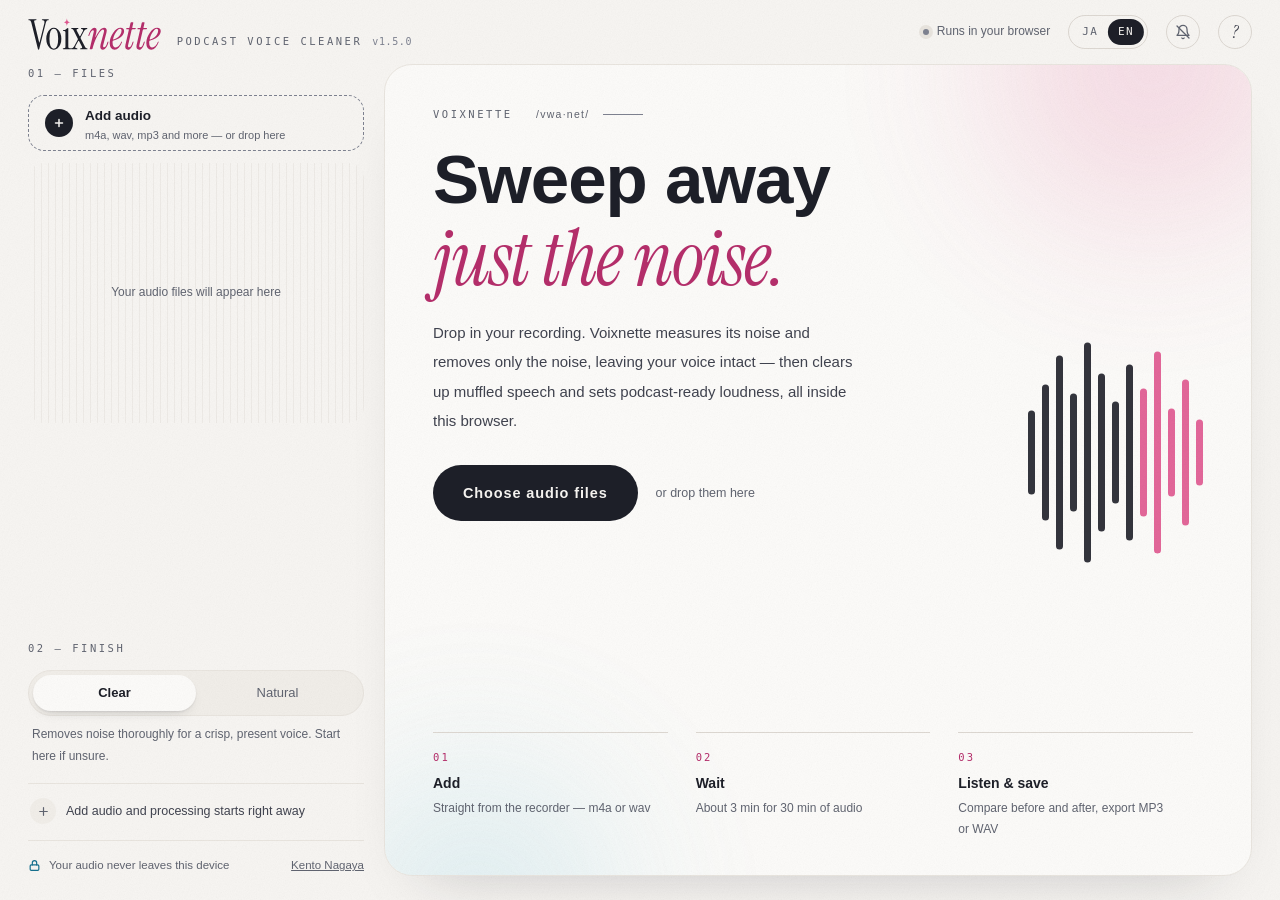
<file: voixnette/index.html>
<!DOCTYPE html>
<html lang="ja">
<head>
<meta charset="utf-8">
<meta name="viewport" content="width=device-width, initial-scale=1">
<!-- 公開するまでは検索エンジンに載せない（公開時はこの行と _headers の該当行を削除） -->
<meta name="robots" content="noindex, nofollow">
<!-- Google Tag Manager（kentonagaya.com 共通） -->
<script>(function(w,d,s,l,i){w[l]=w[l]||[];w[l].push({'gtm.start':
new Date().getTime(),event:'gtm.js'});var f=d.getElementsByTagName(s)[0],
j=d.createElement(s),dl=l!='dataLayer'?'&l='+l:'';j.async=true;j.src=
'https://www.googletagmanager.com/gtm.js?id='+i+dl;f.parentNode.insertBefore(j,f);
})(window,document,'script','dataLayer','GTM-NCGNCN3D');</script>
<!-- End Google Tag Manager -->
<!-- 表示言語を先に決める（ちらつき防止）：?lang= → 保存した設定 → ブラウザの言語 -->
<script>(function(){var q=new URLSearchParams(location.search).get('lang'),v=null;try{v=localStorage.getItem('voixnette-lang')}catch(e){}var l=(q==='en'||q==='ja')?q:(v==='en'||v==='ja')?v:((navigator.language||'').toLowerCase().indexOf('ja')===0?'ja':'en');document.documentElement.lang=l;})();</script>
<meta name="description" content="Podcastの録音から、雑音だけをサッと消すツール。録音ごとに雑音の型を測って雑音だけを取り除き、こもりを取って、Podcast標準の音量に整えます。処理はブラウザの中だけで、音声はアップロードされません。">
<meta name="author" content="Kento Nagaya">
<meta name="theme-color" content="#F7F5F2">
<meta name="color-scheme" content="light">
<title>Voixnette | 雑音だけを、サッと消す。</title>
<link rel="canonical" href="https://kentonagaya.com/voixnette/">
<!-- OGP（SNSやチャットで共有したときの表示） -->
<meta property="og:type" content="website">
<meta property="og:site_name" content="Kento Nagaya">
<meta property="og:title" content="Voixnette | 雑音だけを、サッと消す。">
<meta property="og:description" content="Podcastの録音から、雑音だけをサッと消すツール。録音ごとに雑音の型を測って雑音だけを取り除き、こもりを取って、Podcast標準の音量に整えます。処理はブラウザの中だけで、音声はアップロードされません。">
<meta property="og:url" content="https://kentonagaya.com/voixnette/">
<meta property="og:locale" content="ja_JP">
<meta property="og:locale:alternate" content="en_US">
<meta property="og:image" content="https://kentonagaya.com/voixnette/ogp.png">
<meta property="og:image:type" content="image/png">
<meta property="og:image:width" content="1200">
<meta property="og:image:height" content="630">
<meta property="og:image:alt" content="Voixnette（ボワネット）— 雑音だけを、サッと消す。 Sweep away just the noise.">
<meta name="twitter:card" content="summary_large_image">
<meta name="twitter:title" content="Voixnette | 雑音だけを、サッと消す。">
<meta name="twitter:description" content="Podcastの録音から、雑音だけをサッと消すツール。処理はブラウザの中だけで完結します。">
<meta name="twitter:image" content="https://kentonagaya.com/voixnette/ogp.png">
<!-- アイコン -->
<link rel="preload" href="/voixnette/brand/logo.svg" as="image">
<link rel="icon" id="favicon" href="/voixnette/favicon.svg" type="image/svg+xml">
<link rel="apple-touch-icon" href="/voixnette/apple-touch-icon.png">
<link rel="manifest" href="/voixnette/site.webmanifest">
<!-- 構造化データ -->
<script type="application/ld+json">
{
  "@context": "https://schema.org",
  "@type": "WebApplication",
  "name": "Voixnette",
  "url": "https://kentonagaya.com/voixnette/",
  "alternateName": "ボワネット",
  "description": "Podcastの録音から、雑音だけをサッと消すツール。処理はブラウザの中だけで完結します。",
  "applicationCategory": "MultimediaApplication",
  "operatingSystem": "Any (modern web browser)",
  "browserRequirements": "Requires Web Workers and the Web Audio API",
  "inLanguage": ["ja", "en"],
  "isAccessibleForFree": true,
  "offers": { "@type": "Offer", "price": "0", "priceCurrency": "JPY" },
  "image": "https://kentonagaya.com/voixnette/ogp.png",
  "logo": "https://kentonagaya.com/voixnette/brand/logo.png",
  "author": { "@type": "Person", "name": "Kento Nagaya", "url": "https://kentonagaya.com/" }
}
</script>
<link rel="preconnect" href="https://fonts.googleapis.com">
<link rel="preconnect" href="https://fonts.gstatic.com" crossorigin>
<link rel="stylesheet" href="https://fonts.googleapis.com/css2?family=Instrument+Serif:ital@0;1&family=Roboto+Mono:wght@400;500&family=Zen+Kaku+Gothic+New:wght@400;500;700;900&display=swap">
<style>
/* =========================================================
   Voixnette — kentonagaya.com のデザイン言語に準拠
   純白・純黒は使わない／ローズ・アクアは差し色のみ／文字の差し色は *-ink
   ========================================================= */
:root {
  --canvas: #F7F5F2; --canvas-2: #F1EEE9; --paper: #FCFBF9;
  --ink: #1D1F28; --ink-2: #40434F; --ink-3: #606470; --ink-4: #7E8290;
  --line: #DDD8D2; --line-2: #E9E5DF;
  --rose: #E0578F; --rose-ink: #B52E6B; --rose-pale: #F6D9E6;
  --aqua: #6BBFD9; --aqua-ink: #16708E; --aqua-pale: #D6ECF3;
  --ja: "Zen Kaku Gothic New", "Hiragino Sans", "Yu Gothic", sans-serif;
  --serif: "Instrument Serif", "Zen Kaku Gothic New", serif;
  --mono: "Roboto Mono", "Zen Kaku Gothic New", monospace;
  --ease: cubic-bezier(.19, 1, .22, 1);
  --head: 64px;
  --rail: 336px;
}
* { box-sizing: border-box; }
[hidden] { display: none !important; }
html { -webkit-text-size-adjust: 100%; }
body { word-break: auto-phrase; text-wrap: pretty; margin: 0; background: var(--canvas); color: var(--ink); font: 14px/1.8 var(--ja); font-feature-settings: "palt" 1; -webkit-font-smoothing: antialiased; }
body::after { content: ""; position: fixed; inset: 0; z-index: 90; pointer-events: none; opacity: .35; mix-blend-mode: multiply;
  background-image: url("data:image/svg+xml,%3Csvg xmlns='http://www.w3.org/2000/svg' width='180' height='180'%3E%3Cfilter id='n'%3E%3CfeTurbulence type='fractalNoise' baseFrequency='.85' numOctaves='3' stitchTiles='stitch'/%3E%3CfeColorMatrix type='saturate' values='0'/%3E%3C/filter%3E%3Crect width='180' height='180' filter='url(%23n)' opacity='.22'/%3E%3C/svg%3E"); }
button, input { font: inherit; color: inherit; }
button { cursor: pointer; background: none; border: 0; padding: 0; }
button:disabled { cursor: not-allowed; }
::selection { background: var(--rose-pale); color: var(--ink); }
:focus-visible { outline: 2px solid var(--rose-ink); outline-offset: 3px; border-radius: 6px; }
a { color: inherit; }
.mono { font-family: var(--mono); font-variant-numeric: tabular-nums; }
.label { font-family: var(--mono); font-size: 10.5px; letter-spacing: .24em; color: var(--ink-3); text-transform: uppercase; }
.sr { position: absolute; width: 1px; height: 1px; overflow: hidden; clip: rect(0 0 0 0); white-space: nowrap; }

/* 読み進みバー（ポートフォリオと同じ：処理中だけ表示） */
.topline { position: fixed; top: 0; left: 0; height: 2px; width: 100%; z-index: 80; transform: scaleX(var(--p, 0)); transform-origin: 0 50%; background: linear-gradient(90deg, var(--aqua), var(--rose)); transition: transform .4s var(--ease), opacity .6s; opacity: 0; }
.topline.on { opacity: 1; }

/* ===== ヘッダー ===== */
.top { height: var(--head); display: flex; align-items: center; gap: 20px; padding: 0 28px; }
.brand { display: flex; align-items: baseline; gap: 16px; text-decoration: none; }
.word { display: block; height: 32px; width: auto; transform: translateY(5px); transition: transform .6s var(--ease); }
.brand:hover .word { transform: translateY(5px) rotate(-2deg); }
.top .label { white-space: nowrap; }
.ver { margin-left: -6px; font-family: var(--mono); font-size: 10px; letter-spacing: .06em; color: var(--ink-4); white-space: nowrap; }
.dlg .credit .ver-c { font-family: var(--mono); letter-spacing: .04em; }
.top-r { margin-left: auto; display: flex; align-items: center; gap: 18px; }
.status { display: inline-flex; align-items: center; gap: 8px; font-size: 12px; color: var(--ink-3); white-space: nowrap; }
.status .dot { width: 6px; height: 6px; border-radius: 50%; background: var(--aqua-ink); box-shadow: 0 0 0 4px var(--aqua-pale); }
.status[data-state="loading"] .dot { background: var(--aqua); animation: pulse 1.1s ease-in-out infinite; }
.status[data-state="error"] .dot { background: var(--rose); box-shadow: 0 0 0 4px var(--rose-pale); }
.status[data-state="idle"] .dot { background: var(--ink-4); box-shadow: 0 0 0 4px var(--line-2); }
.help { width: 34px; height: 34px; border-radius: 50%; border: 1px solid var(--line); display: grid; place-items: center; font-family: var(--serif); font-size: 18px; font-style: italic; color: var(--ink-2); transition: border-color .3s, color .3s, transform .4s var(--ease); }
.help:hover { border-color: var(--ink); color: var(--ink); transform: rotate(-8deg); }
@keyframes pulse { 50% { opacity: .35; } }

/* ===== アプリ枠 ===== */
.app { height: calc(100dvh - var(--head)); min-height: 620px; display: grid; grid-template-columns: var(--rail) minmax(0, 1fr); gap: 0 20px; padding: 0 28px 24px; }

/* ----- 左：キュー ----- */
.rail { display: flex; flex-direction: column; min-height: 0; }
.rail-sec { padding: 4px 0 18px; }
.rail-h { display: flex; align-items: center; justify-content: space-between; margin-bottom: 12px; }
.add { position: relative; display: flex; align-items: center; gap: 12px; height: 56px; padding: 0 16px; border: 1px dashed var(--ink-4); border-radius: 16px; cursor: pointer; transition: border-color .3s, background .3s; }
.add:hover, .add.over { border-color: var(--rose-ink); background: color-mix(in srgb, var(--rose-pale) 45%, transparent); }
.add .plus { width: 28px; height: 28px; border-radius: 50%; background: var(--ink); color: var(--canvas); display: grid; place-items: center; flex-shrink: 0; transition: transform .5s var(--ease), background .3s; }
.add:hover .plus { transform: rotate(90deg); background: var(--rose-ink); }
.add b { font-size: 13.5px; }
.add small { display: block; font-size: 11px; color: var(--ink-3); line-height: 1.4; }
.add input { position: absolute; inset: 0; opacity: 0; cursor: pointer; width: 100%; }
.queue { list-style: none; margin: 12px 0 0; padding: 0; display: flex; flex-direction: column; gap: 6px; overflow-y: auto; min-height: 0; flex: 1; scrollbar-width: thin; }
.queue:empty::before { content: attr(data-empty); display: grid; place-items: center; height: 100%; max-height: 260px; min-height: 120px; border-radius: 16px; font-size: 12px; color: var(--ink-3); background: repeating-linear-gradient(90deg, transparent 0 6px, color-mix(in srgb, var(--line) 35%, transparent) 6px 7px); }
.q { position: relative; display: grid; grid-template-columns: 36px minmax(0, 1fr) 28px; align-items: center; gap: 12px; padding: 10px 8px 10px 10px; border-radius: 14px; cursor: pointer; transition: background .3s; animation: rise .6s var(--ease) both; }
.q:hover { background: color-mix(in srgb, var(--paper) 70%, transparent); }
.q.sel { background: var(--paper); box-shadow: 0 1px 0 var(--line-2), 0 10px 24px -18px rgba(29,31,40,.35); }
.q.sel::before { content: ""; position: absolute; left: -10px; top: 14px; bottom: 14px; width: 2px; border-radius: 2px; background: var(--rose-ink); }
.ring { width: 36px; height: 36px; position: relative; }
.ring > svg { width: 36px; height: 36px; transform: rotate(-90deg); }
.ring circle { fill: none; stroke-width: 2.5; }
.ring .bg { stroke: var(--line); }
.ring .fg { stroke: var(--rose); stroke-linecap: round; stroke-dasharray: 94.25; stroke-dashoffset: 94.25; transition: stroke-dashoffset .3s; }
.ring .ic { position: absolute; inset: 0; display: grid; place-items: center; color: var(--ink-3); }
.q[data-state="done"] .ring > svg, .q[data-state="error"] .ring > svg { opacity: 0; }
.ring > svg { transition: opacity .4s; }
.ring .ic { border-radius: 50%; transition: background .4s, color .4s; }
.q[data-state="done"] .ring .ic { color: var(--aqua-ink); background: var(--aqua-pale); }
.q[data-state="error"] .ring .ic { color: var(--rose-ink); background: var(--rose-pale); }
.q[data-state="waiting"] .ring .ic { color: var(--ink-4); }
.q-t { min-width: 0; }
.q-t b { display: block; font-size: 13px; font-weight: 500; overflow: hidden; text-overflow: ellipsis; white-space: nowrap; }
.q-t small { display: block; font-size: 11.5px; color: var(--ink-3); white-space: nowrap; overflow: hidden; text-overflow: ellipsis; }
.q[data-state="done"] .q-t small { color: var(--aqua-ink); }
.q[data-state="error"] .q-t small { color: var(--rose-ink); }
.q .x { width: 28px; height: 28px; border-radius: 50%; display: grid; place-items: center; color: var(--ink-3); opacity: 0; transition: opacity .2s, background .2s; }
.q:hover .x, .q.sel .x, .q .x:focus-visible { opacity: 1; }
.q .x:hover { background: var(--canvas-2); color: var(--ink); }
.q[data-state="running"] .x { visibility: hidden; }
@keyframes rise { from { opacity: 0; transform: translateY(8px); } }

.rail-foot { margin-top: auto; padding-top: 16px; }
.seg { display: grid; grid-template-columns: 1fr 1fr; padding: 4px; border-radius: 100px; background: var(--canvas-2); border: 1px solid var(--line-2); position: relative; }
.seg::before { content: ""; position: absolute; top: 4px; bottom: 4px; left: 4px; width: calc(50% - 4px); border-radius: 100px; background: var(--paper); box-shadow: 0 1px 2px rgba(29,31,40,.08), 0 6px 14px -8px rgba(29,31,40,.25); transition: transform .5s var(--ease); }
.seg:has(input[value="natural"]:checked)::before { transform: translateX(100%); }
.seg label { position: relative; z-index: 1; height: 36px; display: grid; place-items: center; font-size: 13px; font-weight: 500; color: var(--ink-3); cursor: pointer; transition: color .3s; }
.seg label:has(input:checked) { color: var(--ink); font-weight: 700; }
.seg input { position: absolute; opacity: 0; pointer-events: none; }
.seg label:has(input:focus-visible) { outline: 2px solid var(--rose-ink); outline-offset: 1px; border-radius: 100px; }
.seg-d { margin: 8px 4px 0; font-size: 12px; color: var(--ink-3); min-height: 1.8em; }

/* 左下：処理の状況（ボタンではなく、状態の表示） */
.runstat { margin-top: 16px; padding: 14px 2px 0; border-top: 1px solid var(--line-2); }
.rs-top { display: flex; align-items: center; gap: 10px; min-height: 26px; }
.rs-ic { width: 26px; height: 26px; border-radius: 50%; display: grid; place-items: center; flex-shrink: 0; color: var(--ink-3); background: var(--canvas-2); }
.rs-top b { font-size: 13.5px; font-weight: 700; line-height: 1.5; }
.rs-top .rs-left { margin-left: auto; font-family: var(--mono); font-size: 12px; color: var(--rose-ink); white-space: nowrap; }
.rs-bar { height: 3px; margin: 12px 0 0; border-radius: 3px; background: var(--line-2); overflow: hidden; }
.rs-bar i { display: block; height: 100%; width: 0; border-radius: inherit; background: linear-gradient(90deg, var(--aqua), var(--rose)); transition: width .4s var(--ease); }
.rs-meta { display: flex; justify-content: space-between; gap: 8px; margin-top: 8px; font-size: 11.5px; color: var(--ink-3); }
.runstat[data-state="idle"] .rs-top b { font-weight: 500; color: var(--ink-2); font-size: 12.5px; }
.runstat[data-state="idle"] .rs-bar, .runstat[data-state="idle"] .rs-meta { display: none; }
.runstat[data-state="running"] .rs-ic { background: var(--rose-pale); color: var(--rose-ink); }
.runstat[data-state="running"] .rs-ic svg { animation: spin 1.6s linear infinite; }
.runstat[data-state="done"] .rs-ic { background: var(--aqua-pale); color: var(--aqua-ink); }
.runstat[data-state="done"] .rs-bar i { background: var(--aqua-ink); }
@keyframes spin { to { transform: rotate(360deg); } }
.notify { width: 34px; height: 34px; border-radius: 50%; border: 1px solid var(--line); display: grid; place-items: center; color: var(--ink-3); position: relative; transition: border-color .3s, color .3s; }
.notify:hover { border-color: var(--ink); color: var(--ink); }
.notify[data-on="true"] { color: var(--rose-ink); border-color: color-mix(in srgb, var(--rose-ink) 45%, transparent); }
.notify[data-on="true"]::after { content: ""; position: absolute; top: 6px; right: 6px; width: 7px; height: 7px; border-radius: 50%; background: var(--rose); box-shadow: 0 0 0 2px var(--canvas); }
.notify .slash { display: none; }
.notify[data-blocked="true"] .slash { display: block; }
.toast { position: fixed; left: 50%; bottom: 28px; z-index: 95; transform: translate(-50%, 20px); opacity: 0; pointer-events: none; padding: 12px 18px; border-radius: 100px; background: var(--ink); color: var(--canvas); font-size: 13px; box-shadow: 0 18px 40px -16px rgba(29,31,40,.5); transition: opacity .4s var(--ease), transform .6s var(--ease); max-width: calc(100vw - 32px); }
.toast.on { opacity: 1; transform: translate(-50%, 0); }

/* 右上：処理中は「掃除」、完了は「キラッ」 */
.f-side { flex-shrink: 0; display: flex; flex-direction: column; align-items: flex-end; gap: 4px; }
.fx { width: 210px; height: 110px; margin: -14px -12px -4px 0; }
.fx svg { width: 100%; height: 100%; overflow: visible; }
.fx .sweep, .fx .burst, .fx .rest { display: none; }
.v-run .fx .sweep, .v-done .fx .burst, .v-waiting .fx .rest { display: block; }
.fx .broom { transform-box: view-box; transform-origin: 104px 6px; }
.fx .dust circle { transform-box: fill-box; transform-origin: center; }
.fx .spark { transform-box: fill-box; transform-origin: center; }
@media (prefers-reduced-motion: no-preference) {
  .v-run .fx .broom { animation: sweep 1.1s cubic-bezier(.45,.05,.55,.95) infinite alternate; }
  .v-run .fx .dust circle { animation: dust 1.1s ease-out infinite; }
  .v-run .fx .dust circle:nth-child(2) { animation-delay: .25s; }
  .v-run .fx .dust circle:nth-child(3) { animation-delay: .5s; }
  .v-run .fx .dust circle:nth-child(4) { animation-delay: .8s; }
  .v-run .fx .sweep .spark { animation: twinkle 2.2s ease-in-out infinite; }
  .v-run .fx .sweep .spark:nth-of-type(2) { animation-delay: .7s; }
  .v-run .fx .sweep .spark:nth-of-type(3) { animation-delay: 1.4s; }
  .v-done .fx .burst .ring { animation: draw .9s var(--ease) both; }
  .v-done .fx .burst .chk { animation: draw .6s .35s var(--ease) both; }
  .v-done .fx .burst .spark { animation: pop .9s var(--ease) both; }
  .v-done .fx .burst .spark:nth-of-type(2) { animation-delay: .15s; }
  .v-done .fx .burst .spark:nth-of-type(3) { animation-delay: .3s; }
  .v-done .fx .burst .spark:nth-of-type(4) { animation-delay: .45s; }
}
@keyframes sweep { from { transform: rotate(-16deg); } to { transform: rotate(14deg); } }
@keyframes dust { 0% { transform: translate(0, 0) scale(1); opacity: .8; } 100% { transform: translate(-26px, -14px) scale(.3); opacity: 0; } }
@keyframes twinkle { 0%, 100% { transform: scale(.2) rotate(0); opacity: 0; } 45% { transform: scale(1) rotate(45deg); opacity: 1; } }
@keyframes pop { 0% { transform: scale(0) rotate(-30deg); opacity: 0; } 60% { transform: scale(1.25) rotate(10deg); opacity: 1; } 100% { transform: scale(1) rotate(0); opacity: 1; } }
@keyframes draw { from { stroke-dashoffset: var(--len); } to { stroke-dashoffset: 0; } }

/* 完了までの時間（大きく表示） */
.run-top { grid-template-columns: auto minmax(0, 1fr) auto !important; }
.eta { text-align: right; padding-bottom: 2px; }
.eta .k { font-family: var(--mono); font-size: 10.5px; letter-spacing: .2em; color: var(--ink-3); text-transform: uppercase; }
.eta .v { font-family: var(--serif); font-size: clamp(48px, 4.6vw, 68px); line-height: .95; letter-spacing: -.02em; font-variant-numeric: tabular-nums; color: var(--rose-ink); }
.eta .v.calc { color: var(--ink-4); font-size: clamp(30px, 2.8vw, 40px); font-style: italic; }
.eta .at { font-size: 12.5px; color: var(--ink-2); margin-top: 4px; }
.redo { font-size: 12px; color: var(--ink-3); text-decoration: underline; text-underline-offset: 3px; margin-left: 14px; }
.redo:hover { color: var(--ink); }
.go { position: relative; overflow: hidden; width: 100%; height: 58px; margin-top: 14px; border-radius: 100px; background: var(--ink); color: var(--canvas); font-size: 15px; font-weight: 700; letter-spacing: .06em; display: flex; align-items: center; justify-content: center; gap: 10px; transition: transform .5s var(--ease), box-shadow .5s var(--ease), background .3s, color .3s; isolation: isolate; }
.go::before { content: ""; position: absolute; inset: 0; z-index: -1; background: var(--rose-ink); transform: translateY(101%); transition: transform .6s var(--ease); border-radius: inherit; }
.go:hover:not(:disabled)::before { transform: translateY(0); }
.go:hover:not(:disabled) { transform: translateY(-2px); box-shadow: 0 14px 30px -12px rgba(181,46,107,.55); }
.go:disabled { background: var(--line); color: var(--ink-4); }
.go.quiet:not(:disabled) { background: transparent; color: var(--ink); box-shadow: inset 0 0 0 1px var(--ink); }
.go.quiet:not(:disabled):hover { color: var(--canvas); box-shadow: none; }
.go .arrow { transition: transform .5s var(--ease); }
.go:disabled .arrow { display: none; }
.go:hover:not(:disabled) .arrow { transform: translateX(4px); }
.go-meta { display: flex; justify-content: space-between; margin: 10px 4px 0; font-size: 11.5px; color: var(--ink-3); }
.priv { display: flex; align-items: center; gap: 8px; margin-top: 16px; padding-top: 14px; border-top: 1px solid var(--line-2); font-size: 11.5px; color: var(--ink-3); }
.priv svg { color: var(--aqua-ink); flex-shrink: 0; }
.priv a { margin-left: auto; color: var(--ink-3); white-space: nowrap; }
.priv .ver-foot { display: none; font-family: var(--mono); font-size: 10px; letter-spacing: .06em; color: var(--ink-4); white-space: nowrap; }

/* ----- 右：ステージ ----- */
.stage { position: relative; overflow: hidden; border-radius: 28px; background: var(--paper); border: 1px solid var(--line-2); min-height: 0; isolation: isolate; box-shadow: 0 30px 60px -40px rgba(29,31,40,.25); }
.stage.drag { border-color: var(--rose-ink); box-shadow: 0 0 0 6px color-mix(in srgb, var(--rose-pale) 70%, transparent); }
.blob { position: absolute; border-radius: 50%; pointer-events: none; filter: blur(70px); opacity: .45; z-index: -1; }
.blob-a { width: 520px; height: 520px; top: -260px; right: -160px; background: radial-gradient(circle, rgba(224,87,143,.55), transparent 66%); }
.blob-b { width: 460px; height: 460px; bottom: -260px; left: -140px; background: radial-gradient(circle, rgba(107,191,217,.55), transparent 66%); }
@media (prefers-reduced-motion: no-preference) {
  .blob-a { animation: drift-a 30s ease-in-out infinite alternate; }
  .blob-b { animation: drift-b 38s ease-in-out infinite alternate; }
  @keyframes drift-a { to { transform: translate3d(-60px, 40px, 0) scale(1.12); } }
  @keyframes drift-b { to { transform: translate3d(50px, -40px, 0) scale(1.08); } }
}
.view { position: absolute; inset: 0; padding: 40px 48px 36px; display: flex; flex-direction: column; opacity: 0; visibility: hidden; transform: translateY(10px); transition: opacity .5s var(--ease), transform .7s var(--ease), visibility 0s .5s; }
.view.on { opacity: 1; visibility: visible; transform: none; transition: opacity .6s var(--ease), transform .8s var(--ease), visibility 0s; }

/* 空の状態 */
.v-empty { justify-content: center; align-items: flex-start; }
.v-empty .label { display: flex; align-items: center; gap: 14px; }
.yomi { margin-left: .9em; font-family: var(--ja); letter-spacing: .12em; text-transform: none; color: var(--ink-3); }
.yomi:empty { display: none; }
.v-empty .label::after { content: ""; width: 40px; height: 1px; background: var(--ink-4); }
.hero-t { margin: 18px 0 0; font-size: clamp(40px, 5.4vw, 76px); font-weight: 900; line-height: 1.22; letter-spacing: .01em; }
.hero-t .s { color: var(--rose-ink); }
/* 見出しは1行ずつ必ずひとかたまりで表示（ブラウザ任せの折り返しで「雑音だ／けを、」と割れないように） */
.hero-t { align-self: stretch; }
.hero-t .ln, .hero-t .s { white-space: nowrap; }
:lang(en) .hero-t { letter-spacing: -.015em; line-height: 1.08; }
:lang(en) .hero-t .s { font-family: var(--serif); font-style: italic; font-weight: 400; font-size: 1.12em; letter-spacing: -.02em; }
:lang(en) body { font-feature-settings: normal; }
/* 言語切り替え */
.lang { display: grid; grid-template-columns: 1fr 1fr; padding: 3px; border-radius: 100px; border: 1px solid var(--line); position: relative; }
.lang::before { content: ""; position: absolute; top: 3px; bottom: 3px; left: 3px; width: calc(50% - 3px); border-radius: 100px; background: var(--ink); transition: transform .5s var(--ease); }
:lang(en) .lang::before { transform: translateX(100%); }
.lang button { position: relative; z-index: 1; height: 26px; padding: 0 10px; font-family: var(--mono); font-size: 11px; letter-spacing: .12em; color: var(--ink-3); transition: color .3s; }
.lang button[aria-pressed="true"] { color: var(--canvas); }
.noscript { position: fixed; inset: auto 16px 16px; z-index: 100; padding: 14px 18px; border-radius: 14px; background: var(--ink); color: var(--canvas); font-size: 13px; }
.hero-l { margin: 18px 0 0; max-width: 29em; font-size: 15px; color: var(--ink-2); line-height: 1.95; }
.hero-cta { display: flex; align-items: center; gap: 18px; margin-top: 30px; flex-wrap: wrap; }
.pick { position: relative; overflow: hidden; display: inline-flex; align-items: center; gap: 10px; height: 56px; padding: 0 30px; border-radius: 100px; background: var(--ink); color: var(--canvas); font-size: 14.5px; font-weight: 700; letter-spacing: .06em; cursor: pointer; isolation: isolate; transition: transform .5s var(--ease), box-shadow .5s var(--ease); }
.pick::before { content: ""; position: absolute; inset: 0; z-index: -1; background: var(--rose-ink); transform: translateY(101%); transition: transform .6s var(--ease); }
.pick:hover { transform: translateY(-2px); box-shadow: 0 14px 30px -12px rgba(181,46,107,.55); }
.pick:hover::before { transform: translateY(0); }
.pick input { position: absolute; inset: 0; opacity: 0; cursor: pointer; }
.hero-cta .or { font-size: 12.5px; color: var(--ink-3); }
.steps3 { display: grid; grid-template-columns: repeat(3, minmax(0, 1fr)); gap: 28px; margin-top: auto; padding-top: 28px; width: 100%; max-width: 760px; list-style: none; padding-left: 0; margin-bottom: 0; }
.steps3 li { border-top: 1px solid var(--line); padding-top: 14px; }
.steps3 .n { font-family: var(--mono); font-size: 10.5px; letter-spacing: .2em; color: var(--rose-ink); }
.steps3 b { display: block; margin-top: 4px; font-size: 14px; font-weight: 700; }
.steps3 span { display: block; font-size: 12px; color: var(--ink-3); line-height: 1.7; margin-top: 2px; }
.ornament { position: absolute; right: 48px; top: 50%; transform: translateY(-58%); display: flex; align-items: center; gap: 7px; height: 220px; pointer-events: none; }
.ornament i { display: block; width: 7px; border-radius: 7px; background: var(--ink); opacity: .9; height: calc(var(--h) * 1%); transform-origin: center; }
.ornament i:nth-child(n+9) { background: var(--rose); }
@media (prefers-reduced-motion: no-preference) { .ornament i { animation: breathe 2.6s ease-in-out infinite; animation-delay: calc(var(--d) * -1s); } }
@keyframes breathe { 50% { transform: scaleY(.55); } }

/* ファイル選択中（共通ヘッダー） */
.v-file { gap: 0; }
.f-head { display: flex; align-items: flex-start; gap: 16px; }
.f-head .tt { min-width: 0; flex: 1; }
.f-name { margin: 6px 0 0; font-size: clamp(20px, 2.1vw, 28px); font-weight: 900; line-height: 1.4; letter-spacing: .01em; overflow: hidden; text-overflow: ellipsis; white-space: nowrap; }
.f-meta { margin-top: 2px; font-size: 12.5px; color: var(--ink-3); }
.badge { flex-shrink: 0; display: inline-flex; align-items: center; gap: 6px; height: 30px; padding: 0 14px; border-radius: 100px; font-size: 12px; font-weight: 700; letter-spacing: .04em; border: 1px solid var(--line); color: var(--ink-3); margin-top: 6px; }
.badge.done { border-color: transparent; background: var(--aqua-pale); color: var(--aqua-ink); }
.badge.run { border-color: transparent; background: var(--rose-pale); color: var(--rose-ink); }
.badge.err { border-color: transparent; background: var(--rose-pale); color: var(--rose-ink); }

/* 処理中・待機 */
.run-top { display: grid; grid-template-columns: auto minmax(0, 1fr); align-items: end; gap: 40px; margin-top: 28px; }
.pct { font-family: var(--serif); font-size: clamp(84px, 9vw, 132px); line-height: .82; letter-spacing: -.03em; font-variant-numeric: tabular-nums; }
.pct small { font-size: .38em; margin-left: 4px; color: var(--ink-4); letter-spacing: 0; }
.now { padding-bottom: 6px; }
.now b { display: block; font-size: 17px; font-weight: 700; }
.now span { display: block; font-size: 12.5px; color: var(--ink-3); margin-top: 2px; }
.steps4 { display: grid; grid-template-columns: repeat(4, minmax(0, 1fr)); gap: 10px; margin: 26px 0 0; padding: 0; list-style: none; }
.steps4 li { position: relative; padding-top: 14px; font-size: 12.5px; color: var(--ink-3); }
.steps4 li::before { content: ""; position: absolute; top: 0; left: 0; right: 0; height: 3px; border-radius: 3px; background: var(--line-2); }
.steps4 li::after { content: ""; position: absolute; top: 0; left: 0; height: 3px; border-radius: 3px; width: var(--w, 0%); background: linear-gradient(90deg, var(--aqua), var(--rose)); transition: width .4s var(--ease); }
.steps4 li.done, .steps4 li.cur { color: var(--ink); }
.steps4 li.cur { font-weight: 700; }
.steps4 li .n { font-family: var(--mono); font-size: 10px; letter-spacing: .16em; color: var(--ink-4); margin-right: 6px; }
.wait-top { grid-template-columns: auto minmax(0, 1fr) !important; }
.wait-top .pct { color: var(--ink-2); }
.go-inline { width: auto; height: 54px; margin: 0 0 4px; padding: 0 28px 0 32px; }
.steps4 li small { display: block; margin-top: 2px; font-size: 11.5px; font-weight: 400; color: var(--ink-3); }
.steps4.pre li { color: var(--ink-2); }
.steps4.pre li::after { display: none; }

/* 波形 */
.wave-wrap { position: relative; flex: 1; min-height: 150px; margin-top: 26px; }
.wave-wrap canvas { position: absolute; inset: 0; width: 100%; height: 100%; }
.v-done .wave-wrap canvas { cursor: pointer; }
.hover-t { position: absolute; top: 0; transform: translateX(-50%); padding: 2px 8px; border-radius: 100px; background: var(--ink); color: var(--canvas); font-family: var(--mono); font-size: 10.5px; pointer-events: none; opacity: 0; transition: opacity .2s; white-space: nowrap; }
.wave-wrap:hover .hover-t.on { opacity: 1; }
.legend { display: flex; gap: 18px; font-size: 11.5px; color: var(--ink-3); margin-top: 10px; }
.legend i { display: inline-block; width: 14px; height: 3px; border-radius: 3px; vertical-align: middle; margin-right: 6px; }
.legend .lb i { background: color-mix(in srgb, var(--ink-4) 45%, transparent); }
.legend .la i { background: var(--aqua-ink); }

/* 完了 */
.player { display: flex; align-items: center; gap: 18px; margin-top: 14px; }
.play { width: 60px; height: 60px; border-radius: 50%; background: var(--rose-ink); color: var(--paper); display: grid; place-items: center; flex-shrink: 0; box-shadow: 0 14px 28px -12px rgba(181,46,107,.6); transition: transform .5s var(--ease), box-shadow .5s var(--ease); }
.play:hover { transform: scale(1.06); box-shadow: 0 18px 34px -12px rgba(181,46,107,.7); }
.play:active { transform: scale(.97); }
.time { font-family: var(--mono); font-size: 13px; color: var(--ink-3); font-variant-numeric: tabular-nums; }
.time b { color: var(--ink); font-weight: 500; }
.ab { margin-left: auto; display: grid; grid-template-columns: 1fr 1fr; padding: 4px; border-radius: 100px; background: var(--canvas-2); border: 1px solid var(--line-2); position: relative; }
.ab::before { content: ""; position: absolute; top: 4px; bottom: 4px; left: 4px; width: calc(50% - 4px); border-radius: 100px; background: var(--ink); transition: transform .5s var(--ease); }
.ab[data-v="before"]::before { transform: translateX(100%); }
.ab button { position: relative; z-index: 1; height: 34px; padding: 0 18px; font-size: 12.5px; font-weight: 500; color: var(--ink-3); white-space: nowrap; transition: color .3s; }
.ab button[aria-pressed="true"] { color: var(--canvas); }
.results { display: flex; flex-wrap: wrap; gap: 8px 22px; margin: 22px 0 0; padding: 18px 0 0; border-top: 1px solid var(--line-2); list-style: none; }
.results li { display: flex; align-items: center; gap: 8px; font-size: 13px; color: var(--ink-2); }
.results li svg { color: var(--aqua-ink); flex-shrink: 0; }
.results .more { margin-left: auto; font-size: 12px; color: var(--ink-3); text-decoration: underline; text-underline-offset: 3px; }
.results .more:hover { color: var(--ink); }
.nums { display: grid; grid-template-columns: repeat(4, minmax(0, 1fr)); gap: 12px; margin-top: 12px; }
.nums div { padding: 10px 14px; border-radius: 12px; background: var(--canvas); }
.nums dt { font-size: 11px; color: var(--ink-3); }
.nums dd { margin: 0; font-family: var(--mono); font-size: 15px; font-weight: 500; }
.nums dd small { font-size: 11px; color: var(--ink-4); font-weight: 400; }
.dls { display: grid; grid-template-columns: 1.25fr 1fr; gap: 12px; margin-top: 18px; }
.dl { position: relative; overflow: hidden; isolation: isolate; display: flex; align-items: center; gap: 14px; height: 64px; padding: 0 22px; border-radius: 100px; text-decoration: none; border: 1px solid var(--ink); transition: transform .5s var(--ease), box-shadow .5s var(--ease), color .4s var(--ease); }
.dl::before { content: ""; position: absolute; inset: 0; z-index: -1; transform: translateY(101%); transition: transform .6s var(--ease); }
.dl:hover { transform: translateY(-2px); }
.dl:hover::before { transform: translateY(0); }
.dl b { font-size: 14px; letter-spacing: .04em; }
.dl small { display: block; font-size: 11px; line-height: 1.3; opacity: .7; white-space: nowrap; overflow: hidden; text-overflow: ellipsis; }
.dl > span { min-width: 0; }
.dl .ar { margin-left: auto; transition: transform .5s var(--ease); }
.dl:hover .ar { transform: translateY(2px); }
.dl.main { background: var(--ink); color: var(--canvas); }
.dl.main::before { background: var(--rose-ink); }
.dl.main:hover { box-shadow: 0 14px 30px -12px rgba(181,46,107,.55); border-color: var(--rose-ink); }
.dl.sub { color: var(--ink); }
.dl.sub::before { background: var(--ink); }
.dl.sub:hover { color: var(--canvas); }
.err-detail { margin-top: 8px; font-family: var(--mono); font-size: 11px; line-height: 1.6; color: var(--ink-3); word-break: break-all; }
.err-msg { margin-top: 28px; padding: 18px 20px; border-radius: 16px; background: color-mix(in srgb, var(--rose-pale) 55%, transparent); color: var(--ink); font-size: 14px; max-width: 36em; }

/* ヘルプ */
dialog { width: min(600px, calc(100vw - 32px)); max-height: calc(100dvh - 48px); border: 0; border-radius: 24px; padding: 0; background: var(--paper); color: var(--ink); box-shadow: 0 40px 80px -30px rgba(29,31,40,.4); }
dialog[open] { animation: pop .5s var(--ease); }
dialog::backdrop { background: rgba(29,31,40,.32); backdrop-filter: blur(3px); }
@keyframes pop { from { opacity: 0; transform: translateY(14px) scale(.98); } }
.dlg { padding: 30px 34px 30px; overflow-y: auto; max-height: calc(100dvh - 48px); }
.dlg-h { display: flex; align-items: flex-start; justify-content: space-between; gap: 16px; }
.dlg h2 { margin: 8px 0 0; font-size: 24px; font-weight: 900; }
.dlg h3 { margin: 24px 0 8px; font-size: 14px; }
.dlg ul, .dlg ol { margin: 0; padding-left: 1.3em; color: var(--ink-2); font-size: 13.5px; }
.dlg li { margin: 4px 0; }
.dlg .about { margin: 0; font-size: 14px; line-height: 1.95; color: var(--ink); }
.dlg .etym { display: block; margin-top: 6px; font-size: 12px; color: var(--ink-3); }
.dlg .pron { font-weight: 400; font-size: 12px; color: var(--ink-3); }
.dlg .credit { margin-top: 22px; padding-top: 14px; border-top: 1px solid var(--line-2); font-size: 11.5px; color: var(--ink-3); }

/* ===== 画面が狭いとき ===== */
@media (max-width: 1100px) { :root { --rail: 300px; } .view { padding: 32px 34px 30px; } .ornament { display: none; } }
@media (max-width: 900px) {
  .app { display: flex; flex-direction: column-reverse; height: auto; min-height: 0; padding: 0 16px 24px; gap: 18px; }
  .stage { min-height: 560px; border-radius: 22px; }
  .v-done, .v-run { position: relative; }
  .view { padding: 26px 22px 24px; }
  .view.on { position: relative; }
  .queue { max-height: 240px; }
  .top { padding: 0 16px; }
  .top .label { display: none; }
  .steps3 { grid-template-columns: 1fr; gap: 12px; margin-top: 28px; }
  /* 画面幅に合わせて縮める（1行が画面に収まる大きさ） */
  .hero-t { font-size: min(40px, calc((100vw - 80px) / 6.4)); }
  :lang(en) .hero-t { font-size: min(40px, calc((100vw - 80px) / 5.6)); }
}
@media (max-width: 560px) {
  .status .long { display: none; }
  .top { gap: 10px; }
  .top-r { gap: 8px; }
  .word { height: 26px; }
  .brand { gap: 8px; }
  .brand .ver { display: none; }       /* 狭い画面ではヘッダーに入りきらないので、下の欄に表示 */
  .priv .ver-foot { display: inline; }
  .lang button { padding: 0 8px; }
  .status #engineText { position: absolute; width: 1px; height: 1px; overflow: hidden; clip: rect(0 0 0 0); white-space: nowrap; }
  .status { padding: 8px; }
  .run-top { grid-template-columns: 1fr 1fr !important; gap: 10px 16px; }
  .run-top .now { grid-column: 1 / -1; order: 3; }
  .eta { text-align: left; }
  .fx { width: 120px; height: 64px; }
  .steps4 { grid-template-columns: repeat(2, 1fr); row-gap: 14px; }
  .player { flex-wrap: wrap; }
  .ab { margin-left: 0; }
  .dls { grid-template-columns: 1fr; }
  .nums { grid-template-columns: 1fr 1fr; }
  .wave-wrap { min-height: 140px; height: 140px; flex: none; }
}
@media (max-height: 760px) and (min-width: 901px) {
  .view { padding: 28px 40px 26px; }
  .hero-t { font-size: clamp(36px, 4.6vw, 60px); }
  .pct { font-size: clamp(72px, 7.5vw, 104px); }
  .dl { height: 56px; }
  .results { margin-top: 14px; padding-top: 12px; }
  .dls { margin-top: 12px; }
  .wave-wrap { margin-top: 18px; }
}
@media (hover: none) { .hero-cta .or, .add small .drop-hint { display: none; } }
@media (prefers-reduced-motion: reduce) { *, *::before, *::after { animation: none !important; transition: none !important; } }
</style>
</head>
<body>
<!-- Google Tag Manager (noscript) -->
<noscript><iframe src="https://www.googletagmanager.com/ns.html?id=GTM-NCGNCN3D" height="0" width="0" style="display:none;visibility:hidden"></iframe></noscript>
<noscript><p class="noscript">Voixnette を使うには JavaScript を有効にしてください。 / Please enable JavaScript to use Voixnette.</p></noscript>
<div class="topline" id="topline" aria-hidden="true"></div>

<header class="top">
  <a class="brand" href="/voixnette/" aria-label="Voixnette">
    <img class="word" src="/voixnette/brand/logo.svg" alt="Voixnette" width="133" height="32">
    <span class="label">Podcast voice cleaner</span>
    <span class="ver" id="ver" title="2026-10-26">v1.5.0</span>
  </a>
  <div class="top-r">
    <span class="status" id="engine" data-state="idle"><span class="dot"></span><span id="engineText">ブラウザ内で処理</span></span>
    <div class="lang" role="group" aria-label="Language / 言語">
      <button type="button" data-lang="ja" aria-pressed="true" lang="ja" title="日本語">JA</button>
      <button type="button" data-lang="en" aria-pressed="false" lang="en" title="English">EN</button>
    </div>
    <button class="notify" id="notifyBtn" type="button" data-on="false" hidden>
      <svg width="16" height="16" viewBox="0 0 24 24" fill="none" stroke="currentColor" stroke-width="1.9" stroke-linecap="round" stroke-linejoin="round" aria-hidden="true"><path d="M6 8a6 6 0 0 1 12 0c0 7 3 9 3 9H3s3-2 3-9"/><path d="M10.3 21a1.94 1.94 0 0 0 3.4 0"/><path class="slash" d="M3 3l18 18"/></svg>
    </button>
    <button class="help" id="helpBtn" type="button" data-i18n-aria="help" data-i18n-title="help">?</button>
  </div>
</header>

<div class="app">
  <!-- ===== 左：キュー ===== -->
  <aside class="rail" data-i18n-aria="railAria">
    <div class="rail-h"><span class="label">01 — Files</span><span class="label" id="count"></span></div>
    <label class="add" id="add">
      <span class="plus" aria-hidden="true"><svg width="12" height="12" viewBox="0 0 24 24" fill="none" stroke="currentColor" stroke-width="3" stroke-linecap="round"><path d="M12 5v14M5 12h14"/></svg></span>
      <span><b data-i18n="add"></b><small><span data-i18n="addFormats"></span><span class="drop-hint" data-i18n="addDrop"></span></small></span>
      <input id="file" type="file" multiple accept="audio/*,video/mp4,video/quicktime,.m4a,.qta,.wav,.mp3,.aac,.flac,.ogg,.opus,.caf,.aif,.aiff,.mp4,.mov,.m4b,.3gp,.amr,.webm">
    </label>
    <ul class="queue" id="queue" data-i18n-aria="queueAria"></ul>

    <div class="rail-foot">
      <div class="rail-h"><span class="label">02 — Finish</span></div>
      <div class="seg" role="radiogroup" data-i18n-aria="finishAria">
        <label><input type="radio" name="preset" value="clear" checked><span data-i18n="clear"></span></label>
        <label><input type="radio" name="preset" value="natural"><span data-i18n="natural"></span></label>
      </div>
      <p class="seg-d" id="presetDesc"></p>
      <div class="runstat" id="runstat" data-state="idle">
        <div class="rs-top"><span class="rs-ic" id="rsIc"></span><b id="rsTitle"></b><span class="rs-left" id="rsLeft"></span></div>
        <div class="rs-bar"><i id="rsBar"></i></div>
        <div class="rs-meta"><span id="goInfo"></span><span id="estimate"></span></div>
      </div>
      <div class="priv">
        <svg width="13" height="13" viewBox="0 0 24 24" fill="none" stroke="currentColor" stroke-width="2.2" stroke-linecap="round" stroke-linejoin="round" aria-hidden="true"><rect x="4" y="11" width="16" height="10" rx="2"/><path d="M8 11V7a4 4 0 0 1 8 0v4"/></svg>
        <span data-i18n="privacy"></span>
        <a href="https://kentonagaya.com/">Kento Nagaya</a>
        <span class="ver-foot" data-ver></span>
      </div>
    </div>
  </aside>

  <!-- ===== 右：ステージ ===== -->
  <main class="stage" id="stage">
    <p class="sr" id="announce" role="status" aria-live="polite"></p>
    <span class="blob blob-a" aria-hidden="true"></span><span class="blob blob-b" aria-hidden="true"></span>

    <!-- 空 -->
    <section class="view v-empty on" id="vEmpty">
      <span class="label">Voixnette<span class="yomi" data-i18n="yomi"></span></span>
      <h1 class="hero-t" data-i18n-html="heroTitle"></h1>
      <p class="hero-l" data-i18n="heroLead"></p>
      <div class="hero-cta">
        <label class="pick"><span data-i18n="pick"></span><input type="file" multiple accept="audio/*,video/mp4,video/quicktime,.m4a,.qta,.wav,.mp3,.aac,.flac,.ogg,.opus,.caf,.aif,.aiff,.mp4,.mov,.m4b,.3gp,.amr,.webm" data-picker></label>
        <span class="or" data-i18n="orDrop"></span>
      </div>
      <ol class="steps3">
        <li><span class="n">01</span><b data-i18n="s1"></b><span data-i18n="s1d"></span></li>
        <li><span class="n">02</span><b data-i18n="s2"></b><span data-i18n="s2d"></span></li>
        <li><span class="n">03</span><b data-i18n="s3"></b><span data-i18n="s3d"></span></li>
      </ol>
      <div class="ornament" aria-hidden="true"></div>
    </section>

    <!-- ファイル（待機・処理中・完了・エラー） -->
    <section class="view v-file" id="vFile">
      <div class="f-head">
        <div class="tt">
          <span class="label" id="fLabel">Ready</span>
          <h2 class="f-name" id="fName"></h2>
          <div class="f-meta" id="fMeta"></div>
        </div>
        <div class="f-side">
          <div class="fx" aria-hidden="true">
            <svg viewBox="0 0 168 88">
              <!-- 処理中：ほうきで掃く -->
              <g class="sweep">
                <line x1="18" y1="80" x2="150" y2="80" stroke="var(--line)" stroke-width="1.5" stroke-linecap="round"/>
                <g class="dust" fill="var(--ink-4)"><circle cx="70" cy="74" r="3"/><circle cx="62" cy="77" r="2.2"/><circle cx="76" cy="77" r="2.6"/><circle cx="66" cy="71" r="1.8"/></g>
                <g class="broom">
                  <line x1="104" y1="6" x2="92" y2="54" stroke="var(--ink)" stroke-width="4" stroke-linecap="round"/>
                  <path d="M80 52 L104 58 L98 80 L70 74 Z" fill="var(--ink)"/>
                  <path d="M81.5 56 L103 61.4" stroke="var(--rose)" stroke-width="3.2" stroke-linecap="round"/>
                  <path d="M76 73 L80 64 M83 75 L86 65 M90 77 L92 67" stroke="var(--canvas)" stroke-width="1.4" stroke-linecap="round" opacity=".55"/>
                </g>
                <path class="spark" d="M134 30 l2.6 7.4 7.4 2.6 -7.4 2.6 -2.6 7.4 -2.6 -7.4 -7.4 -2.6 7.4 -2.6z" fill="var(--rose)"/>
                <path class="spark" d="M150 56 l1.8 5 5 1.8 -5 1.8 -1.8 5 -1.8 -5 -5 -1.8 5 -1.8z" fill="var(--aqua)"/>
                <path class="spark" d="M122 58 l1.4 3.8 3.8 1.4 -3.8 1.4 -1.4 3.8 -1.4 -3.8 -3.8 -1.4 3.8 -1.4z" fill="var(--rose)"/>
              </g>
              <!-- 完了：チェックとキラキラ -->
              <g class="burst">
                <circle class="ring" cx="128" cy="44" r="26" fill="none" stroke="var(--aqua-ink)" stroke-width="3" stroke-dasharray="164" style="--len:164" transform="rotate(-90 128 44)"/>
                <path class="chk" d="M116 45 l8 8 l16 -18" fill="none" stroke="var(--aqua-ink)" stroke-width="4" stroke-linecap="round" stroke-linejoin="round" stroke-dasharray="40" style="--len:40"/>
                <path class="spark" d="M88 18 l2.6 7.4 7.4 2.6 -7.4 2.6 -2.6 7.4 -2.6 -7.4 -7.4 -2.6 7.4 -2.6z" fill="var(--rose)"/>
                <path class="spark" d="M162 14 l1.8 5 5 1.8 -5 1.8 -1.8 5 -1.8 -5 -5 -1.8 5 -1.8z" fill="var(--aqua)"/>
                <path class="spark" d="M96 66 l1.6 4.4 4.4 1.6 -4.4 1.6 -1.6 4.4 -1.6 -4.4 -4.4 -1.6 4.4 -1.6z" fill="var(--aqua)"/>
                <path class="spark" d="M160 70 l2 5.6 5.6 2 -5.6 2 -2 5.6 -2 -5.6 -5.6 -2 5.6 -2z" fill="var(--rose)"/>
              </g>
              <!-- 順番待ち：立てかけたほうき -->
              <g class="rest" opacity=".45">
                <line x1="18" y1="80" x2="150" y2="80" stroke="var(--line)" stroke-width="1.5" stroke-linecap="round"/>
                <g transform="rotate(8 104 6)">
                  <line x1="104" y1="6" x2="104" y2="54" stroke="var(--ink-3)" stroke-width="4" stroke-linecap="round"/>
                  <path d="M90 54 L118 54 L116 80 L92 80 Z" fill="var(--ink-3)"/>
                </g>
              </g>
            </svg>
          </div>
          <span class="badge" id="fBadge"></span>
        </div>
      </div>

      <div id="blkWait">
        <div class="run-top wait-top">
          <div class="pct" id="durBig">0:00</div>
          <div class="now"><b data-i18n="queuedT"></b><span id="queuedD"></span></div>
        </div>
        <ol class="steps4 pre">
          <li><span class="n">01</span><span data-i18n="st1"></span><small data-i18n="st1d"></small></li>
          <li><span class="n">02</span><span data-i18n="st2"></span><small data-i18n="st2d"></small></li>
          <li><span class="n">03</span><span data-i18n="st3"></span><small data-i18n="st3d"></small></li>
          <li><span class="n">04</span><span data-i18n="st4"></span><small data-i18n="st4d"></small></li>
        </ol>
      </div>

      <div id="blkRun" hidden>
        <div class="run-top">
          <div class="pct" id="pct">0<small>%</small></div>
          <div class="now"><b id="nowText"></b><span id="nowSub"></span></div>
          <div class="eta" aria-live="off"><div class="k" data-i18n="etaK"></div><div class="v" id="etaV"></div><div class="at" id="etaAt"></div></div>
        </div>
        <ol class="steps4" id="steps4">
          <li><span class="n">01</span><span data-i18n="st1"></span></li>
          <li><span class="n">02</span><span data-i18n="st2"></span></li>
          <li><span class="n">03</span><span data-i18n="st3"></span></li>
          <li><span class="n">04</span><span data-i18n="st4"></span></li>
        </ol>
      </div>

      <div id="blkErr" hidden><p class="err-msg" id="errMsg"></p><p class="err-detail" id="errDetail"></p></div>

      <div class="wave-wrap" id="waveWrap">
        <canvas id="wave" data-i18n-aria="wave"></canvas>
        <span class="hover-t" id="hoverT"></span>
      </div>

      <div id="blkDone" hidden>
        <div class="player">
          <button class="play" id="play" type="button" data-i18n-aria="play">
            <svg id="icPlay" width="18" height="18" viewBox="0 0 24 24" fill="currentColor" aria-hidden="true"><path d="M7 4.5v15l13-7.5z"/></svg>
            <svg id="icPause" width="18" height="18" viewBox="0 0 24 24" fill="currentColor" aria-hidden="true" hidden><path d="M6 4h4.5v16H6zM13.5 4H18v16h-4.5z"/></svg>
          </button>
          <span class="time"><b id="tCur">0:00</b> / <span id="tDur">0:00</span></span>
          <div class="legend"><span class="la"><i></i><span data-i18n="after"></span></span><span class="lb"><i></i><span data-i18n="before"></span></span></div>
          <div class="ab" id="ab" data-v="after" role="group" data-i18n-aria="abAria">
            <button type="button" data-v="after" aria-pressed="true" data-i18n="hearAfter"></button>
            <button type="button" data-v="before" aria-pressed="false" data-i18n="hearBefore"></button>
          </div>
        </div>
        <ul class="results" id="results"></ul>
        <dl class="nums" id="nums" hidden></dl>
        <div class="dls">
          <a class="dl main" id="dlMp3" download>
            <svg width="20" height="20" viewBox="0 0 24 24" fill="none" stroke="currentColor" stroke-width="1.8" stroke-linecap="round" stroke-linejoin="round" aria-hidden="true"><path d="M9 18V5l12-2v13"/><circle cx="6" cy="18" r="3"/><circle cx="18" cy="16" r="3"/></svg>
            <span><b data-i18n="dlMp3"></b><small id="mp3Sub"></small></span>
            <svg class="ar" width="16" height="16" viewBox="0 0 24 24" fill="none" stroke="currentColor" stroke-width="2" stroke-linecap="round" stroke-linejoin="round" aria-hidden="true"><path d="M12 4v14M6 12l6 6 6-6"/></svg>
          </a>
          <a class="dl sub" id="dlWav" download>
            <svg width="20" height="20" viewBox="0 0 24 24" fill="none" stroke="currentColor" stroke-width="1.8" stroke-linecap="round" aria-hidden="true"><path d="M4 10v4M8 6v12M12 9v6M16 4v16M20 10v4"/></svg>
            <span><b>WAV</b><small id="wavSub"></small></span>
            <svg class="ar" width="16" height="16" viewBox="0 0 24 24" fill="none" stroke="currentColor" stroke-width="2" stroke-linecap="round" stroke-linejoin="round" aria-hidden="true"><path d="M12 4v14M6 12l6 6 6-6"/></svg>
          </a>
        </div>
      </div>
      <audio id="audio" preload="metadata"></audio>
    </section>
  </main>
</div>

<dialog id="help" aria-labelledby="helpTitle">
  <div class="dlg">
    <div class="dlg-h">
      <div><span class="label">How to use</span><h2 id="helpTitle" data-i18n="helpTitle"></h2></div>
      <button class="help" type="button" id="helpClose" data-i18n-aria="close" style="font-style:normal;font-family:var(--ja);font-size:16px">×</button>
    </div>
    <div id="helpBody"></div>
  </div>
</dialog>
<div class="toast" id="toast" role="status" aria-live="polite"></div>

<script type="module">
import { aacTrack, extractAacAdts } from '/voixnette/app/qt-aac.js';
import { decodeAacChunked } from '/voixnette/app/chunked-decode.js';
const $ = (s, r = document) => r.querySelector(s);
const queueEl = $('#queue'), stage = $('#stage'), audio = $('#audio');
const items = [];
let seq = 0, running = false, engineState = 'idle', selectedId = null, view = 'after', revealT = 1, revealStart = 0;
const announce = (t) => { const a = document.getElementById('announce'); a.textContent = ''; setTimeout(() => { a.textContent = t; }, 50); };

// ---------- 表示言語（日本語 / English）
const I18N = {
  ja: {
    title: 'Voixnette | 雑音だけを、サッと消す。',
    desc: 'Podcastの録音から、雑音だけをサッと消すツール。録音ごとに雑音の型を測って雑音だけを取り除き、こもりを取って、Podcast標準の音量に整えます。処理はブラウザの中だけで、音声はアップロードされません。',
    yomi: 'ボワネット',
    help: '使い方とコツ', close: '閉じる', railAria: 'ファイルと設定',
    stIdle: 'ブラウザ内で処理', stLoading: '準備中', stReady: '<span class="long">準備OK・</span>ブラウザ内で処理', stError: '準備できませんでした', stUnsupported: 'このブラウザには対応していません',
    add: '音声を追加', addFormats: 'm4a・wav・mp3 など', addDrop: '／ドロップでもOK',
    queueAria: '追加したファイル', queueEmpty: '追加した音声が、ここに並びます', remove: '一覧から外す',
    finishAria: '仕上がり', clear: 'クリア', natural: 'ナチュラル',
    descClear: 'ノイズをしっかり消して、声をはっきりさせます。迷ったらこちら。', descNatural: '部屋の空気感を少し残して、自然な仕上がりにします。',
    startNone: '音声を追加してください', startOne: '処理をはじめる', startMany: '{n}件の処理をはじめる', startRunning: '処理中…（{i} / {n}）', startDone: 'すべて完了しました', startUnsupported: 'このブラウザでは使えません',
    estimate: '目安 約{m}分', goInfo: '{n}件・完了 {d}', privacy: '音声はアップロードされません',
    heroTitle: '<span class="ln">雑音だけを、</span><br><span class="s">サッと消す。</span>',
    heroLead: '収録した音声を入れるだけ。録音ごとに雑音の型を測って、声はそのままに雑音だけを取り除きます。こもりも取って、Podcastにちょうどいい音量に。すべてこのブラウザの中で完結します。',
    pick: '音声ファイルを選ぶ', orDrop: 'または、ここにドロップ',
    s1: '入れる', s1d: '収録したままのm4aやwavを', s2: '待つ', s2d: '30分の音声で、約3分', s3: '聴いて保存', s3d: '処理前と聴き比べて、MP3・WAVで',
    bWaiting: '待機中', bRunning: '処理中', bDone: '完了', bError: 'エラー',
    stereo: 'ステレオ', mono: 'モノラル', finishClear: '仕上がり：クリア', finishNatural: '仕上がり：ナチュラル', metaSep: '　・　',
    readyT: '準備ができました', readyD: 'ボタンを押すと、下の4つを自動で行います',
    st1: '読み込み', st1d: 'ファイルを開いて準備', st2: '雑音を除去', st2d: '雑音の型を測って取り除く', st3: '音を整える', st3d: '音量とこもりを調整', st4: '書き出し', st4d: 'MP3とWAVを作成',
    now: ['音声を読み込んでいます', '音割れを直しています', '雑音を取り除いています', '話し手の音量を揃えています', 'こもりを取っています', '音量をPodcast標準に整えています', 'ファイルに書き出しています'],
    nowPrep: '準備しています', keepOpen: 'このタブは開いたままにしてください', almost: 'まもなく完了', left: '残り 約{m}分', sep: '・',
    qWaiting: '待機中', qDone: '完了', qError: '処理できませんでした',
    wave: '波形（クリックでその位置から再生）', play: '再生', pause: '一時停止', after: '処理後', before: '処理前', abAria: '聴き比べ', hearAfter: '処理後を聴く', hearBefore: '処理前を聴く',
    rNoise: '雑音を取り除きました', rLoud: '音量をPodcast標準に揃えました', rClip: '音割れを修復しました', rNoClip: '音割れはありませんでした', more: '詳しい数値', less: '数値を閉じる',
    nLoud: '音量（LUFS）', nTarget: '目標 -16', nPeak: 'ピーク（dBTP）', nLimit: '上限 -1.0', nClip: '音割れ修復', nTime: '処理時間', nAudio: '音声 {d}',
    dlMp3: 'MP3 をダウンロード', mp3Sub: '配信用・{s}', wavSub: '編集用・{s}',
    notAudio: '音声ファイルではないため追加しませんでした：{f}',
    phDecode: '読み込み', phProcess: '音の処理', phMp3: 'MP3書き出し', errDetail: '詳細（{p}）: {m}',
    eDecode: 'このファイルは読み込めませんでした。Chrome・Safari・Edgeで試すか、別の形式（wav・mp3など）にしてから入れてください。',
    eMemory: 'メモリが足りず、途中で止まりました。パソコンで試すか、音声を短く分けてから入れてください。',
    eOther: '処理中にエラーが発生しました（{m}）。ページを再読み込みして、もう一度お試しください。',
    aStart: '{f} の処理を始めました', aDone: '{f} の処理が完了しました。MP3とWAVをダウンロードできます',

    queuedT: '順番待ち', queuedD: '前の音声が終わると、自動で始まります（目安 約{m}分）',
    etaK: '完了まで', etaCalc: '計測中', etaAt: '{t}ごろ完了',
    rsIdle: '音声を追加すると、すぐに処理が始まります', rsRunning: '処理中　{i} / {n}', rsDone: 'すべて完了しました', rsDoneSome: '完了 {d} 件・エラー {e} 件', rsLeft: '残り {t}',
    presetNote: '次に追加する音声に使われます',
    redo: '{p}で作り直す', suffixNatural: '（ナチュラル）',
    nfOn: '完了したら通知する（オン）', nfOff: '完了したら通知する', nfBlocked: '通知がブラウザでブロックされています', nfToastOn: '処理が終わったら通知でお知らせします', nfToastBlocked: '通知はブラウザの設定でブロックされています',
    nfTitle: '処理が完了しました', nfBody: '{f} をダウンロードできます',
    titleRun: '({p}%) Voixnette', titleDone: '✓ 完了 | Voixnette',
    helpTitle: '使い方とコツ',
    helpBody: `<h3>Voixnette（ボワネット）とは</h3><p class="about">Podcastの録音から、雑音だけをサッと消すためのツールです。収録した音声を入れるだけで、録音ごとに雑音の型を測って雑音だけを取り除き、こもりの補正、話し手ごとの音量合わせ、Podcast標準の音量への調整までを自動で行います。処理はすべてこのブラウザの中で行われ、音声がどこかに送られることはありません。登録や料金も不要です。</p>
      <h3>うまく使うコツ</h3><ul>
      <li><b>ノイズ除去や音量調整をする前の、収録したままのファイル</b>を入れてください。処理済みのファイルだと、声の高い音がすでに削られていて、こもりを直しきれません。</li>
      <li>m4aをWAVに変換してから入れる必要はありません（変換しても音質は上がりません）。</li>
      <li>iPhoneのボイスメモ（.m4a・.qta）も、そのまま入れられます。</li>
      <li>30分の音声で3分ほどかかります。処理中はこのタブを開いたままにしてください。</li>
      <li>スマートフォン（iPhoneのボイスメモなど）でもそのまま使えます。1時間を超えるような長い音声は、パソコン（Chrome・Edge・Safari）がおすすめです。</li>
      <li>書き出したWAVをAudacityなどで編集するときは、ノイズ除去やノーマライズを重ねてかけないでください。</li></ul>
      <h3>「クリア」と「ナチュラル」</h3><ul>
      <li><b>クリア</b>：雑音をしっかり消し、声の輪郭をはっきりさせます。迷ったらこちら。</li>
      <li><b>ナチュラル</b>：部屋の空気感を少し残し、強調も控えめにします。</li></ul>
      <h3>中で行っていること</h3><ol>
      <li>読み込み：48kHz・モノラルに揃えます。</li>
      <li>音割れ修復：波形の頭が切れた部分を補間して作り直します。</li>
      <li>雑音の除去：録音全体のいちばん静かな部分から「雑音の型」を自動で測り、帯域ごとに、その型より十分大きい音（声）は残し、雑音だけを下げます。Audacityの「ノイズの低減」と同じ考え方ですが、無音部分を選ぶ手間がなく、下げ方をなめらかにして、語尾が急に切れたり、声が出るたびに雑音が大きくなったりしないよう調整しています。</li>
      <li>音量の均一化：話している部分だけを見て、話し手ごとの音量差を揃えます。</li>
      <li>こもり補正：80Hz以下をカットし、録音ごとに声の音色を測って、標準的な話し声のバランスに近づくよう自動でEQをかけます（こもった録音ほど高域を持ち上げます）。雑音が残りやすい帯域は持ち上げを控えめにし、最後に軽くコンプレッサーをかけます。</li>
      <li>仕上げ：Podcast標準の -16 LUFS に合わせ、ピークを -1.0dBTP 以下に抑えます（一瞬のピークはすぐに戻し、音がへこまないようにしています）。</li>
      <li>書き出し：配信用MP3（44.1kHz・128kbps）と編集用WAV（48kHz・16bit）。</li></ol>
      <p class="credit">使用しているオープンソース：lamejs（LGPL-3.0, LAME）。<a href="/voixnette/THIRD_PARTY_NOTICES.txt">ライセンス表記</a>　・　制作：<a href="https://kentonagaya.com/">Kento Nagaya</a></p>`,
  },
  en: {
    title: 'Voixnette | Sweep away just the noise.',
    desc: 'Sweep away just the noise from your podcast recordings. It measures each recording’s own noise and removes only the noise, then clears up muffled speech and sets podcast-standard loudness — all in your browser, nothing uploaded.',
    yomi: '/vwa·net/',
    help: 'How to use', close: 'Close', railAria: 'Files and settings',
    stIdle: 'Runs in your browser', stLoading: 'Getting ready', stReady: '<span class="long">Ready · </span>runs in your browser', stError: 'Couldn’t get ready', stUnsupported: 'This browser isn’t supported',
    add: 'Add audio', addFormats: 'm4a, wav, mp3 and more', addDrop: ' — or drop here',
    queueAria: 'Added files', queueEmpty: 'Your audio files will appear here', remove: 'Remove from list',
    finishAria: 'Finish', clear: 'Clear', natural: 'Natural',
    descClear: 'Removes noise thoroughly for a crisp, present voice. Start here if unsure.', descNatural: 'Keeps a little room tone for a softer, more natural sound.',
    startNone: 'Add audio to begin', startOne: 'Start processing', startMany: 'Process {n} files', startRunning: 'Processing… ({i} / {n})', startDone: 'All done', startUnsupported: 'Not supported in this browser',
    estimate: 'About {m} min', goInfo: '{n} {files} · {d} done', privacy: 'Your audio never leaves this device',
    heroTitle: '<span class="ln">Sweep away</span><br><span class="s">just the noise.</span>',
    heroLead: 'Drop in your recording. Voixnette measures its noise and removes only the noise, leaving your voice intact — then clears up muffled speech and sets podcast-ready loudness, all inside this browser.',
    pick: 'Choose audio files', orDrop: 'or drop them here',
    s1: 'Add', s1d: 'Straight from the recorder — m4a or wav', s2: 'Wait', s2d: 'About 3 min for 30 min of audio', s3: 'Listen & save', s3d: 'Compare before and after, export MP3 or WAV',
    bWaiting: 'Waiting', bRunning: 'Processing', bDone: 'Done', bError: 'Error',
    stereo: 'Stereo', mono: 'Mono', finishClear: 'Finish: Clear', finishNatural: 'Finish: Natural', metaSep: '  ·  ',
    readyT: 'Ready to go', readyD: 'Press the button and these four steps run automatically',
    st1: 'Load', st1d: 'Opens and prepares the file', st2: 'Remove noise', st2d: 'Measures the noise, then removes it', st3: 'Polish', st3d: 'Balances loudness and clarity', st4: 'Export', st4d: 'Creates MP3 and WAV',
    now: ['Reading the audio', 'Repairing clipping', 'Removing noise', 'Evening out speaker levels', 'Clearing up muffled tones', 'Setting podcast-standard loudness', 'Writing your files'],
    nowPrep: 'Getting ready', keepOpen: 'Please keep this tab open', almost: 'Almost done', left: 'About {m} min left', sep: ' · ',
    qWaiting: 'Waiting', qDone: 'Done', qError: 'Couldn’t process',
    wave: 'Waveform (click to play from that point)', play: 'Play', pause: 'Pause', after: 'After', before: 'Before', abAria: 'Compare', hearAfter: 'Hear after', hearBefore: 'Hear before',
    rNoise: 'Noise removed', rLoud: 'Loudness set to podcast standard', rClip: 'Clipping repaired', rNoClip: 'No clipping found', more: 'Show details', less: 'Hide details',
    nLoud: 'Loudness (LUFS)', nTarget: 'target -16', nPeak: 'Peak (dBTP)', nLimit: 'limit -1.0', nClip: 'Clipping repaired', nTime: 'Processing time', nAudio: 'audio {d}',
    dlMp3: 'Download MP3', mp3Sub: 'For publishing · {s}', wavSub: 'For editing · {s}',
    notAudio: 'Skipped (not an audio file): {f}',
    phDecode: 'loading', phProcess: 'processing', phMp3: 'MP3 export', errDetail: 'Details ({p}): {m}',
    eDecode: 'This file couldn’t be read. Try Chrome, Safari or Edge, or convert it to wav or mp3 first.',
    eMemory: 'Ran out of memory. Try on a computer, or split the audio into shorter parts.',
    eOther: 'Something went wrong ({m}). Please reload the page and try again.',
    aStart: 'Started processing {f}', aDone: '{f} is done. MP3 and WAV are ready to download',

    queuedT: 'In queue', queuedD: 'Starts automatically when the previous file finishes (about {m} min)',
    etaK: 'Time left', etaCalc: 'estimating', etaAt: 'done around {t}',
    rsIdle: 'Add audio and processing starts right away', rsRunning: 'Processing  {i} / {n}', rsDone: 'All done', rsDoneSome: '{d} done · {e} failed', rsLeft: '{t} left',
    presetNote: 'Applies to the next files you add',
    redo: 'Redo as {p}', suffixNatural: ' (Natural)',
    nfOn: 'Notify me when done (on)', nfOff: 'Notify me when done', nfBlocked: 'Notifications are blocked in your browser', nfToastOn: 'You’ll get a notification when processing finishes', nfToastBlocked: 'Notifications are blocked in your browser settings',
    nfTitle: 'Processing complete', nfBody: '{f} is ready to download',
    titleRun: '({p}%) Voixnette', titleDone: '✓ Done | Voixnette',
    helpTitle: 'Tips & how it works',
    helpBody: `<h3>About Voixnette <span class="pron">(pronounced “vwa-net”)</span></h3><p class="about">Voixnette sweeps away just the noise from your podcast recordings. Add your recording and it measures the recording’s own noise, removes only the noise, then clears up muffled speech, evens out speaker levels and sets podcast-standard loudness — automatically. Everything runs inside this browser; your audio is never sent anywhere. No sign-up, no fees.</p>
      <h3>Tips</h3><ul>
      <li>Use <b>the original recording, before any noise reduction or loudness changes</b>. Files that have already been processed have lost their high frequencies, so muffled speech can’t be fully restored.</li>
      <li>No need to convert m4a to WAV first — converting doesn’t improve quality.</li>
      <li>iPhone Voice Memos recordings (.m4a, .qta) work as they are.</li>
      <li>30 minutes of audio takes about 3 minutes. Please keep this tab open while it runs.</li>
      <li>Works on phones too, including iPhone Voice Memos. For very long recordings (over an hour), a computer (Chrome, Edge or Safari) is recommended.</li>
      <li>If you edit the WAV in Audacity or similar, don’t apply noise reduction or normalization again.</li></ul>
      <h3>Clear vs. Natural</h3><ul>
      <li><b>Clear</b>: removes noise thoroughly and sharpens the voice. Start here if unsure.</li>
      <li><b>Natural</b>: keeps a little room tone with gentler enhancement.</li></ul>
      <h3>What happens inside</h3><ol>
      <li>Load: converts to 48 kHz mono.</li>
      <li>Clipping repair: rebuilds flattened waveform peaks by interpolation.</li>
      <li>Noise removal: measures a “noise profile” automatically from the quietest parts of the recording, then, band by band, keeps sounds well above that profile (your voice) and lowers only the noise. It works on the same idea as Audacity’s Noise Reduction, but you don’t have to pick a silent section, and the reduction is shaped smoothly so word endings never cut off abruptly and the background hiss doesn’t swell each time someone speaks.</li>
      <li>Leveling: evens out differences between speakers, looking only at speech (silence isn’t boosted).</li>
      <li>Clarity: high-pass at 80 Hz, then an automatic EQ that measures each recording’s voice and moves it toward a standard speech balance (more muffled recordings get more treble lift). Boosts are held back in bands where noise remains, followed by gentle compression.</li>
      <li>Loudness: targets −16 LUFS (podcast standard) with peaks kept below −1.0 dBTP (brief peaks recover instantly, so the sound doesn’t dip).</li>
      <li>Export: MP3 for publishing (44.1 kHz, 128 kbps) and WAV for editing (48 kHz, 16-bit).</li></ol>
      <p class="credit">Open source used: lamejs (LGPL-3.0, LAME). <a href="/voixnette/THIRD_PARTY_NOTICES.txt">Licenses</a> · Made by <a href="https://kentonagaya.com/">Kento Nagaya</a></p>`,
  },
};
let lang = document.documentElement.lang === 'en' ? 'en' : 'ja';
const t = (k, v = {}) => { let x = I18N[lang][k] ?? I18N.ja[k] ?? k; if (typeof x === 'string') x = x.replace(/\{(\w+)\}/g, (_, n) => v[n] ?? ''); return x; };
// ---------- バージョン（更新したら、ここだけ書き換える。ヘッダーとヘルプに反映される）
// 番号の付け方：大きな変更は 2桁目、不具合修正や小さな調整は 3桁目を上げる
const VERSION = { name: 'v1.5.0', date: '2026-10-26' };

function applyLang(l, save) {
  lang = l === 'en' ? 'en' : 'ja';
  document.documentElement.lang = lang;
  if (save) { try { localStorage.setItem('voixnette-lang', lang); } catch {} }
  document.title = t('title');
  document.querySelector('meta[name=description]').content = t('desc');
  document.querySelectorAll('[data-i18n]').forEach((el) => { el.textContent = t(el.dataset.i18n); });
  document.querySelectorAll('[data-i18n-html]').forEach((el) => { el.innerHTML = t(el.dataset.i18nHtml); });
  document.querySelectorAll('[data-i18n-aria]').forEach((el) => el.setAttribute('aria-label', t(el.dataset.i18nAria)));
  document.querySelectorAll('[data-i18n-title]').forEach((el) => el.setAttribute('title', t(el.dataset.i18nTitle)));
  document.querySelectorAll('.lang button').forEach((b) => b.setAttribute('aria-pressed', String(b.dataset.lang === lang)));
  document.getElementById('queue').dataset.empty = t('queueEmpty');
  document.getElementById('helpBody').innerHTML = t('helpBody');
  const ver = document.getElementById('ver'); ver.textContent = VERSION.name; ver.title = VERSION.date;
  document.querySelectorAll('[data-ver]').forEach((el) => { el.textContent = VERSION.name; });
  const cr = document.querySelector('#helpBody .credit');
  if (cr) cr.insertAdjacentHTML('beforeend', `　・　<span class="ver-c">${VERSION.name}（${VERSION.date}）</span>`);
}
applyLang(lang);
const reduceMotion = matchMedia('(prefers-reduced-motion: reduce)').matches;

// ---------- 動作環境
const envOk = 'Worker' in window && 'OfflineAudioContext' in window;

// ---------- ワーカー（重い処理はすべて別スレッドで）
// メモリ不足などでワーカーが止まったときは、待っている処理をエラーにして、次の処理のために作り直す
let worker, mp3Worker;
const pending = new Map(), mp3Pending = new Map();
const failAll = (map, msg) => { for (const [, p] of map) p.reject(new Error(msg)); map.clear(); };
function makeWorker() {
  worker = new Worker('/voixnette/app/worker.js', { type: 'module' });
  worker.onmessage = (e) => {
    const m = e.data;
    if (m.type === 'engine') return setEngine(m.ready ? 'ready' : 'loading', m);
    const p = pending.get(m.id);
    if (m.type === 'progress') p?.onProgress(m);
    else if (m.type === 'done') { pending.delete(m.id); p?.resolve(m); }
    else if (m.type === 'error') { if (m.id == null) { setEngine('error'); return; } pending.delete(m.id); p?.reject(new Error(m.message)); }
  };
  worker.onerror = (e) => {
    if (pending.size) { failAll(pending, 'WorkerCrashed: ' + ((e && e.message) || '処理用のスレッドが止まりました（メモリ不足の可能性）')); worker.terminate(); makeWorker(); }
    else setEngine('error');
  };
}
function makeMp3Worker() {
  mp3Worker = new Worker('/voixnette/app/mp3-worker.js');
  mp3Worker.onmessage = (e) => {
    const m = e.data, p = mp3Pending.get(m.id); if (!p) return;
    if (m.type === 'progress') p.onProgress(m.pct);
    else { mp3Pending.delete(m.id); m.type === 'done' ? p.resolve(m.blob) : p.reject(new Error(m.message)); }
  };
  mp3Worker.onerror = (e) => {
    if (mp3Pending.size) { failAll(mp3Pending, 'WorkerCrashed: ' + ((e && e.message) || 'MP3書き出しのスレッドが止まりました（メモリ不足の可能性）')); mp3Worker.terminate(); makeMp3Worker(); }
  };
}
makeWorker(); makeMp3Worker();
let engineState_m = {};
function setEngine(state, m = {}) {
  engineState = state; $('#engine').dataset.state = envOk ? state : 'error';
  if (m.total) engineState_m = m;
  const mm = m.total ? m : engineState_m;
  setTimeout(() => { $('#engine').title = $('#engineText').textContent; });
  $('#engineText').innerHTML = !envOk ? t('stUnsupported') : state === 'loading' ? `${t('stLoading')}${mm.total ? ` <span class="mono">${Math.round(mm.loaded / mm.total * 100)}%</span>` : ''}`
    : state === 'ready' ? t('stReady') : state === 'error' ? t('stError') : t('stIdle');
}
const preloadEngine = () => { if (engineState === 'idle' && envOk) { setEngine('loading'); worker.postMessage({ type: 'preload' }); } };

// ---------- 小道具
const fmtDur = (s) => { if (!isFinite(s) || s == null) return '—'; s = Math.round(s); const h = Math.floor(s / 3600), m = Math.floor(s % 3600 / 60), ss = s % 60; return h ? `${h}:${String(m).padStart(2,'0')}:${String(ss).padStart(2,'0')}` : `${m}:${String(ss).padStart(2,'0')}`; };
const fmtMB = (b) => b >= 1e6 ? `${(b / 1048576).toFixed(1)}MB` : `${Math.max(1, Math.round(b / 1024))}KB`;
const fmtLeft = (s) => s < 60 ? t('almost') : t('left', { m: Math.round(s / 60) });
const cssCache = {}; const css = (v) => cssCache[v] ??= getComputedStyle(document.documentElement).getPropertyValue(v).trim();
const ICON = {
  wait: '<svg width="14" height="14" viewBox="0 0 24 24" fill="none" stroke="currentColor" stroke-width="2" stroke-linecap="round" aria-hidden="true"><path d="M4 10v4M8 7v10M12 9v6M16 5v14M20 10v4"/></svg>',
  done: '<svg width="14" height="14" viewBox="0 0 24 24" fill="none" stroke="currentColor" stroke-width="2.6" stroke-linecap="round" stroke-linejoin="round" aria-hidden="true"><path d="M5 12.5l4.5 4.5L19 7.5"/></svg>',
  err: '<svg width="14" height="14" viewBox="0 0 24 24" fill="none" stroke="currentColor" stroke-width="2.6" stroke-linecap="round" aria-hidden="true"><path d="M12 7v6M12 17h.01"/></svg>',
  check: '<svg width="16" height="16" viewBox="0 0 24 24" fill="none" stroke="currentColor" stroke-width="2.4" stroke-linecap="round" stroke-linejoin="round" aria-hidden="true"><circle cx="12" cy="12" r="9.5" stroke-width="1.6"/><path d="M8 12.3l2.8 2.8L16.2 9.6"/></svg>',
};

// 装飾の波形（空の状態）
$('.ornament').innerHTML = [38,62,88,54,100,72,46,80,58,92,40,66,30].map((h, i) => `<i style="--h:${h};--d:${(i * .37) % 2.6}"></i>`).join('');

// ---------- ファイル追加
// 種類が分からないファイル（iPhoneのボイスメモ .qta など）も受け付け、読み込みで判断する。明らかに音声でないものだけ除く
const isAudio = (f) => /^(audio|video)\//.test(f.type) || /\.(m4a|qta|wav|mp3|aac|flac|ogg|opus|caf|aiff?|mp4|mov|m4b|3gp|amr|webm)$/i.test(f.name) || !f.type || f.type === 'application/octet-stream';
function addFiles(list) {
  let first = null; const skipped = [];
  for (const file of list) {
    if (!isAudio(file)) { skipped.push(file.name); continue; }
    const it = { id: ++seq, file, state: 'waiting', stage: -1, pct: 0, overall: 0, urls: [], preset: currentPreset() };
    const li = document.createElement('li');
    li.className = 'q'; li.dataset.state = 'waiting'; li.tabIndex = 0;
    li.innerHTML = `<span class="ring"><svg viewBox="0 0 36 36" aria-hidden="true"><circle class="bg" cx="18" cy="18" r="15"/><circle class="fg" cx="18" cy="18" r="15"/></svg><span class="ic">${ICON.wait}</span></span>
      <span class="q-t"><b></b><small></small></span>
      <button class="x" type="button"><svg width="12" height="12" viewBox="0 0 24 24" fill="none" stroke="currentColor" stroke-width="2.4" stroke-linecap="round"><path d="M6 6l12 12M18 6 6 18"/></svg></button>`;
    li.querySelector('b').textContent = file.name; li.title = file.name;
    li.onclick = (e) => { if (!e.target.closest('.x')) select(it.id); };
    li.onkeydown = (e) => { if (e.key === 'Enter' || e.key === ' ') { e.preventDefault(); select(it.id); } };
    li.querySelector('.x').onclick = () => removeItem(it);
    it.li = li; items.push(it); queueEl.append(li); first = first || it;
    qText(it);
    const a = new Audio(), u = URL.createObjectURL(file);
    a.preload = 'metadata'; a.src = u;
    a.onloadedmetadata = () => { if (isFinite(a.duration)) { it.duration = a.duration; qText(it); refresh(); if (selectedId === it.id) render(); } URL.revokeObjectURL(u); };
    a.onerror = () => URL.revokeObjectURL(u);
  }
  if (skipped.length) toast(t('notAudio', { f: skipped.join('、') }));
  if (!first) return;
  if (!running) select(first.id);
  refresh(); presetDesc(); preloadEngine(); pump();
}
function removeItem(it) {
  if (it.state === 'running') return;
  it.urls.forEach(URL.revokeObjectURL);
  it.li.remove(); items.splice(items.indexOf(it), 1);
  if (selectedId === it.id) { selectedId = null; const n = items[items.length - 1]; if (n) select(n.id); else render(); }
  refresh(); presetDesc();
}
function qText(it) {
  const s = it.li.querySelector('small'), d = it.duration ? fmtDur(it.duration) : '';
  s.textContent = it.state === 'waiting' ? [d, t('qWaiting')].filter(Boolean).join(t('sep'))
    : it.state === 'running' ? `${Math.floor(it.overall)}%${t('sep')}${it.etaReady ? t('rsLeft', { t: fmtDur(etaOf(it)) }) : t('st' + (Math.min(3, stepOf(it)) + 1))}`
    : it.state === 'done' ? `${d}${t('sep')}${t('qDone')}` : t('qError');
  it.li.querySelector('.x').setAttribute('aria-label', t('remove')); it.li.querySelector('.x').title = t('remove');
  const fg = it.li.querySelector('.fg');
  fg.style.strokeDashoffset = String(94.25 * (1 - (it.state === 'done' ? 1 : it.overall / 100)));
  it.li.querySelector('.ic').innerHTML = it.state === 'done' ? ICON.done : it.state === 'error' ? ICON.err : it.state === 'running' ? `<span class="mono" style="font-size:9.5px">${Math.floor(it.overall)}</span>` : ICON.wait;
}
function refresh() {
  const waiting = items.filter((i) => i.state === 'waiting');
  const done = items.filter((i) => i.state === 'done').length, err = items.filter((i) => i.state === 'error').length;
  const cur = items.find((i) => i.state === 'running');
  const rs = $('#runstat');
  const state = !envOk ? 'error' : running ? 'running' : items.length ? 'done' : 'idle';
  rs.dataset.state = state;
  const IC = { idle: '<svg width="13" height="13" viewBox="0 0 24 24" fill="none" stroke="currentColor" stroke-width="2.2" stroke-linecap="round"><path d="M12 5v14M5 12h14"/></svg>',
    running: '<svg width="13" height="13" viewBox="0 0 24 24" fill="none" stroke="currentColor" stroke-width="2.4" stroke-linecap="round"><path d="M21 12a9 9 0 1 1-6.2-8.56"/></svg>',
    done: ICON.done, error: ICON.err };
  $('#rsIc').innerHTML = IC[state];
  $('#rsTitle').textContent = !envOk ? t('stUnsupported') : running ? t('rsRunning', { i: done + err + 1, n: items.length })
    : items.length ? (err ? t('rsDoneSome', { d: done, e: err }) : t('rsDone')) : t('rsIdle');
  const totalLeft = running ? (cur ? etaOf(cur) : 0) + waiting.reduce((s, i) => s + estimateSec(i), 0) : 0;
  $('#rsLeft').textContent = running && totalLeft > 0 ? t('rsLeft', { t: fmtDur(totalLeft) }) : '';
  const all = items.filter((i) => i.state !== 'error');
  const sum = all.reduce((s, i) => s + (i.state === 'done' ? 100 : i.state === 'running' ? i.overall : 0), 0);
  $('#rsBar').style.width = `${all.length ? sum / all.length : 0}%`;
  $('#goInfo').textContent = items.length ? t('goInfo', { n: items.length, d: done, files: items.length === 1 ? 'file' : 'files' }) : '';
  $('#estimate').textContent = '';
  $('#count').textContent = items.length ? String(items.length).padStart(2, '0') : '';
  updateTab();
}

// 入力：ボタン・ドロップ・どこにでもドロップ
// iPhone・iPad では accept の絞り込みで、ボイスメモなどが選べない（グレー表示）ことがあるため、絞り込みを外す
if (/iP(hone|ad|od)/.test(navigator.userAgent) || (navigator.platform === 'MacIntel' && navigator.maxTouchPoints > 1)) {
  document.querySelectorAll('input[type=file]').forEach((el) => el.removeAttribute('accept'));
}
$('#file').addEventListener('change', (e) => { addFiles(e.target.files); e.target.value = ''; });
document.querySelectorAll('[data-picker]').forEach((el) => el.addEventListener('change', (e) => { addFiles(e.target.files); e.target.value = ''; }));
let dragDepth = 0;
window.addEventListener('dragenter', (e) => { e.preventDefault(); dragDepth++; stage.classList.add('drag'); $('#add').classList.add('over'); });
window.addEventListener('dragleave', () => { if (--dragDepth <= 0) { dragDepth = 0; stage.classList.remove('drag'); $('#add').classList.remove('over'); } });
window.addEventListener('dragover', (e) => e.preventDefault());
window.addEventListener('drop', (e) => { e.preventDefault(); dragDepth = 0; stage.classList.remove('drag'); $('#add').classList.remove('over'); if (e.dataTransfer?.files?.length) addFiles(e.dataTransfer.files); });

// 仕上がりの説明
const currentPreset = () => document.querySelector('input[name=preset]:checked').value;
const presetDesc = () => { $('#presetDesc').textContent = [t(currentPreset() === 'natural' ? 'descNatural' : 'descClear'), items.length ? t('presetNote') + (lang === 'ja' ? '。' : '.') : ''].join(lang === 'ja' ? '' : ' ').trim(); };
document.querySelectorAll('input[name=preset]').forEach((r) => r.addEventListener('change', presetDesc));
presetDesc();

// ---------- 処理
const STAGE_OF = { decode: 0, 1: 0, 2: 1, 3: 2, 4: 3, 5: 4, 6: 5, mp3: 6 };
const WEIGHT = [[0, 2], [2, 3], [3, 27], [27, 31], [31, 36], [36, 47], [47, 100]]; // 実測（29分の音声）にもとづく各段階の時間の割合
const STEP_OF_STAGE = [0, 1, 1, 2, 2, 2, 3];
const STEP_RANGE = [[0, 8], [8, 78], [78, 88], [88, 100]];
const stepOf = (it) => it.state === 'done' ? 4 : Math.max(0, STEP_OF_STAGE[Math.max(0, it.stage)]);

// 追加されたら自動で処理を始め、待っているファイルがなくなるまで順番に処理する
async function pump() {
  if (running || !envOk || !items.some((i) => i.state === 'waiting')) return;
  running = true; refresh();
  $('#topline').classList.add('on');
  const lock = await navigator.wakeLock?.request('screen').catch(() => null);
  let it;
  while ((it = items.find((i) => i.state === 'waiting'))) await runItem(it);
  lock?.release?.();
  running = false; refresh();
  $('#topline').classList.remove('on');
}
window.addEventListener('beforeunload', (e) => { if (running) { e.preventDefault(); e.returnValue = ''; } });

const RATE = 0.1; // 音声1秒あたりの処理時間の目安（秒）。実測値で置き換えていく
const estimateSec = (it) => (it.duration || 0) * RATE + 4;
function etaOf(it) {
  if (it.state !== 'running' || it.etaSec == null) return it.state === 'running' ? estimateSec(it) : 0;
  return Math.max(0, it.etaSec - (performance.now() - it.etaAt) / 1000);
}
function updateEta(it) {
  const el = (performance.now() - it.t0) / 1000, p = it.overall;
  const prior = Math.max(0, estimateSec(it) - el);
  let est = prior;
  if (p > 12) { const raw = el * (100 - p) / p; const w = Math.min(1, (p - 12) / 25); est = prior * (1 - w) + raw * w; }
  const now = performance.now();
  if (it.etaSec == null) it.etaSec = est;
  else { const shown = etaOf(it); it.etaSec = shown * 0.8 + est * 0.2; }
  it.etaAt = now;
  it.etaReady = p > 12;
}
function setProgress(it, key, pct = 0) {
  it.stage = STAGE_OF[key]; it.pct = Math.min(1, pct);
  const [a, b] = WEIGHT[it.stage]; it.overall = a + (b - a) * it.pct;
  if (!it._etaT || performance.now() - it._etaT > 900) { it._etaT = performance.now(); updateEta(it); }
  qText(it);
  refresh();
  const all = items.filter((i) => i.state !== 'error');
  const sum = all.reduce((s, i) => s + (i.state === 'done' ? 100 : i.state === 'running' ? i.overall : 0), 0);
  $('#topline').style.setProperty('--p', all.length ? sum / (all.length * 100) : 0);
  if (selectedId === it.id) renderRun(it);
}

async function runItem(it) {
  it.state = 'running'; it.li.dataset.state = 'running'; it.t0 = performance.now();
  select(it.id); render();
  announce(t('aStart', { f: it.file.name }));
  it.li.scrollIntoView({ block: 'nearest', behavior: reduceMotion ? 'auto' : 'smooth' });
  const base = it.file.name.replace(/\.[^.]+$/, '') + (it.preset === 'natural' ? '_natural' : '');
  let phase = 'decode';
  try {
    setProgress(it, 'decode', 0.05);
    const { mono, duration, channels, adts } = await decodeToMono(it.file, (p) => setProgress(it, 'decode', p));
    it.srcBlob = adts ? new Blob([adts], { type: 'audio/aac' }) : null; // 元の形式で再生できないときの「処理前」用
    it.duration = duration; it.channels = channels;
    it.envBefore = envelope(mono);
    if (selectedId === it.id) render();
    phase = 'process';
    const res = await new Promise((resolve, reject) => {
      pending.set(it.id, { resolve, reject, onProgress: (m) => setProgress(it, m.step, m.pct) });
      worker.postMessage({ type: 'process', id: it.id, samples: mono, preset: it.preset }, [mono.buffer]);
    });
    it.envAfter = envelope(res.samples);
    phase = 'mp3';
    setProgress(it, 'mp3', 0);
    // 44.1kHz への変換と MP3 化はワーカーの中で少しずつ行う（音声データは手放して渡す＝コピーしない）
    const mp3 = await new Promise((resolve, reject) => {
      mp3Pending.set(it.id, { resolve, reject, onProgress: (p) => setProgress(it, 'mp3', p) });
      mp3Worker.postMessage({ id: it.id, samples: res.samples, kbps: 128 }, [res.samples.buffer]);
    });
    const wavBlob = new Blob([res.wav], { type: 'audio/wav' });
    const mp3Url = URL.createObjectURL(mp3), wavUrl = URL.createObjectURL(wavBlob), srcUrl = URL.createObjectURL(it.srcBlob || it.file);
    it.urls.push(mp3Url, wavUrl, srcUrl);
    it.t1 = performance.now();
    it.result = { mp3Url, wavUrl, srcUrl, base, mp3Size: mp3.size, wavSize: wavBlob.size, stats: res.stats };
    it.state = 'done'; it.li.dataset.state = 'done'; it.overall = 100;
    if (selectedId === it.id) { revealStart = performance.now(); revealT = 0; }
    announce(t('aDone', { f: it.file.name }));
    onFinished(it);
  } catch (err) {
    console.error(err);
    try { err.phase = phase; } catch {}
    it.state = 'error'; it.li.dataset.state = 'error'; it.errorRaw = err;
    announce(`${it.file.name}: ${friendlyError(err)}`);
    onFinished(it);
  }
  qText(it);
  if (selectedId === it.id) render();
  refresh();
}
function friendlyError(err) {
  const msg = String(err?.message || err);
  if (/WorkerCrashed|memory|allocation|Array buffer|RangeError|QuotaExceeded/i.test(msg)) return t('eMemory');
  if (/decode|EncodingError|Unable to decode|ファイルを読み込めません/i.test(msg)) return t('eDecode');
  return t('eOther', { m: msg });
}
// 問い合わせのときに役立つ詳細（どの段階で・どんなエラーか）
function errorDetail(err) {
  const ph = { decode: t('phDecode'), process: t('phProcess'), mp3: t('phMp3') }[err?.phase] || '-';
  return t('errDetail', { p: ph, m: `${err?.name && err.name !== 'Error' ? err.name + ': ' : ''}${String(err?.message || err).slice(0, 180)}` });
}

// ---------- 音声の変換（変更なし）
const isMobile = /iPhone|iPad|iPod|Android/i.test(navigator.userAgent) || (navigator.platform === 'MacIntel' && navigator.maxTouchPoints > 1);
async function decodeToMono(file, onProgress = () => {}) {
  const ctx = new OfflineAudioContext(1, 1, 48000);
  const decode = (ab) => ctx.decodeAudioData(ab);
  const buf = await file.arrayBuffer();
  let track = null; try { track = aacTrack(buf); } catch { track = null; }
  const isQt = /\.(qta|mov)$/i.test(file.name);
  // AAC（m4a・mp4・iPhoneのボイスメモ）は、スマートフォンでは少しずつ読み込む（一度に展開するとメモリが足りない）
  const chunked = async () => { const r = await decodeAacChunked(buf, track, decode, { onProgress }); return { ...r, adts: isQt ? extractAacAdts(buf) : null }; };
  if (track && isMobile) return chunked();
  let ab;
  try { ab = await decode(buf.slice(0)); } catch (e) {
    // 一度に読めなかったとき：AAC なら少しずつ読む（.qta のように読めないトラックが先頭にある場合もこれで読める）
    if (track) { try { return await chunked(); } catch (e2) { throw new Error('ファイルを読み込めません: ' + (e2?.message || e2)); } }
    throw new Error('ファイルを読み込めません: ' + (e?.name ? e.name + ' ' : '') + (e?.message || e));
  }
  const n = ab.length, ch = ab.numberOfChannels;
  const mono = ch === 1 ? ab.getChannelData(0).slice() : new Float32Array(n);
  if (ch > 1) for (let c = 0; c < ch; c++) { const d = ab.getChannelData(c); for (let i = 0; i < n; i++) mono[i] += d[i] / ch; }
  return { mono, duration: ab.duration, channels: ch, adts: null };
}
function envelope(x, bins = 2000) {
  const env = new Float32Array(bins), step = x.length / bins;
  for (let b = 0; b < bins; b++) {
    let s = 0, n = 0; const st = Math.floor(b * step), en = Math.min(x.length, Math.floor((b + 1) * step));
    for (let i = st; i < en; i += 2) { s += x[i] * x[i]; n++; }
    env[b] = n ? Math.sqrt(s / n) : 0;
  }
  return env;
}

// ---------- 画面
const sel = () => items.find((i) => i.id === selectedId);
function select(id) {
  if (selectedId === id) return;
  selectedId = id;
  items.forEach((i) => i.li.classList.toggle('sel', i.id === id));
  audio.pause(); audio.removeAttribute('src'); audio.load();
  view = 'after'; setAB(); $('#nums').hidden = true;
  revealT = 1; render();
}

function render() {
  const it = sel();
  $('#vEmpty').classList.toggle('on', !it);
  $('#vFile').classList.toggle('on', !!it);
  if (!it) { drawWave(); return; }
  const vc = `view v-file on v-${it.state === 'running' ? 'run' : it.state}`;
  if ($('#vFile').className !== vc) $('#vFile').className = vc;
  $('#fName').textContent = it.file.name;
  $('#fName').title = it.file.name;
  $('#fMeta').textContent = [it.duration ? fmtDur(it.duration) : null, it.channels ? t(it.channels > 1 ? 'stereo' : 'mono') : null, fmtMB(it.file.size), it.preset ? t(it.preset === 'natural' ? 'finishNatural' : 'finishClear') : null].filter(Boolean).join(t('metaSep'));
  const B = $('#fBadge');
  const map = { waiting: ['', t('bWaiting')], running: ['run', t('bRunning')], done: ['done', t('bDone')], error: ['err', t('bError')] }[it.state];
  B.className = 'badge ' + map[0]; B.innerHTML = (it.state === 'done' ? ICON.done : '') + map[1];
  $('#fLabel').textContent = `File ${String(items.indexOf(it) + 1).padStart(2, '0')} / ${String(items.length).padStart(2, '0')}`;
  $('#durBig').textContent = it.duration ? fmtDur(it.duration) : '—';
  $('#blkWait').hidden = it.state !== 'waiting';
  $('#blkRun').hidden = it.state !== 'running';
  $('#blkDone').hidden = it.state !== 'done';
  $('#blkErr').hidden = it.state !== 'error';
  $('#waveWrap').hidden = it.state === 'error';
  if (it.state === 'error') { $('#errMsg').textContent = friendlyError(it.errorRaw); $('#errDetail').textContent = errorDetail(it.errorRaw); }
  if (it.state === 'waiting') $('#queuedD').textContent = t('queuedD', { m: Math.max(1, Math.round(estimateSec(it) / 60)) });
  if (it.state === 'running') renderRun(it);
  if (it.state === 'done') renderDone(it);
  drawWave();
}

function renderEta(it) {
  const v = $('#etaV'), at = $('#etaAt');
  if (!it || it.state !== 'running') return;
  const left = etaOf(it);
  if (!it.etaReady && it.overall < 12) { v.textContent = t('etaCalc'); v.classList.add('calc'); }
  else { v.textContent = fmtDur(left); v.classList.remove('calc'); }
  const end = new Date(Date.now() + left * 1000);
  at.textContent = t('etaAt', { t: end.toLocaleTimeString(lang === 'en' ? 'en-US' : 'ja-JP', { hour: '2-digit', minute: '2-digit' }) });
}
// 1秒ごとにカウントダウン
setInterval(() => { const it = sel(); if (it?.state === 'running') renderEta(it); if (running) { items.forEach((i) => { if (i.state === 'running') qText(i); }); refresh(); } }, 1000);
function renderRun(it) {
  $('#pct').innerHTML = `${Math.floor(it.overall)}<small>%</small>`;
  $('#nowText').textContent = t('now')[Math.max(0, it.stage)] || t('nowPrep');
  const el = (performance.now() - it.t0) / 1000;
  $('#nowSub').textContent = t('keepOpen');
  renderEta(it);
  const cur = stepOf(it);
  [...$('#steps4').children].forEach((li, i) => {
    const [a, b] = STEP_RANGE[i];
    const w = Math.max(0, Math.min(1, (it.overall - a) / (b - a)));
    li.style.setProperty('--w', `${w * 100}%`);
    li.className = i < cur ? 'done' : i === cur ? 'cur' : '';
  });
  drawWave();
}

function renderDone(it) {
  const R = it.result, s = R.stats;
  $('#dlMp3').href = R.mp3Url; $('#dlMp3').download = `${R.base}_clean.mp3`; $('#mp3Sub').textContent = t('mp3Sub', { s: fmtMB(R.mp3Size) });
  $('#dlWav').href = R.wavUrl; $('#dlWav').download = `${R.base}_clean.wav`; $('#wavSub').textContent = t('wavSub', { s: fmtMB(R.wavSize) });
  $('#results').innerHTML = [
    t('rNoise'), t('rLoud'), s.repaired ? t('rClip') : t('rNoClip'),
  ].map((x) => `<li>${ICON.check}${x}</li>`).join('') + `<li style="margin-left:auto"><button class="more" type="button" id="moreBtn" aria-expanded="${!$('#nums').hidden}">${$('#nums').hidden ? t('more') : t('less')}</button><button class="redo" type="button" id="redoBtn">${t('redo', { p: t(it.preset === 'natural' ? 'clear' : 'natural') })}</button></li>`;
  $('#redoBtn').onclick = () => redo(it);
  $('#moreBtn').onclick = () => { const n = $('#nums'); n.hidden = !n.hidden; $('#moreBtn').setAttribute('aria-expanded', String(!n.hidden)); $('#moreBtn').textContent = n.hidden ? t('more') : t('less'); };
  $('#nums').innerHTML = `
    <div><dt>${t('nLoud')}</dt><dd>${isFinite(s.lufsBefore) ? s.lufsBefore.toFixed(1) : '—'} → ${s.lufsAfter.toFixed(1)} <small>${t('nTarget')}</small></dd></div>
    <div><dt>${t('nPeak')}</dt><dd>${s.peakDb.toFixed(1)} <small>${t('nLimit')}</small></dd></div>
    <div><dt>${t('nClip')}</dt><dd>${s.repaired.toLocaleString()} <small>samples</small></dd></div>
    <div><dt>${t('nTime')}</dt><dd>${fmtDur((it.t1 - it.t0) / 1000)} <small>${t('nAudio', { d: fmtDur(it.duration) })}</small></dd></div>`;
  if (!audio.getAttribute('src')) audio.src = view === 'after' ? R.mp3Url : R.srcUrl;
  updateTime();
}

// ---------- 波形
const wave = $('#wave'), waveWrap = $('#waveWrap');
let hoverX = null;
function drawWave() {
  const it = sel();
  if (!it || waveWrap.hidden) return;
  const dpr = window.devicePixelRatio || 1, w = wave.clientWidth, h = wave.clientHeight;
  if (!w || !h) return;
  if (wave.width !== Math.round(w * dpr) || wave.height !== Math.round(h * dpr)) { wave.width = Math.round(w * dpr); wave.height = Math.round(h * dpr); }
  const g = wave.getContext('2d'); g.setTransform(dpr, 0, 0, dpr, 0, 0); g.clearRect(0, 0, w, h);
  const top = 22, mid = top + (h - top) / 2, amp = (h - top) / 2 - 2;
  const bar = 3, gap = 2.5, cols = Math.max(1, Math.floor(w / (bar + gap)));
  const rr = (x, yy, ww, hh) => { g.beginPath(); g.roundRect(x, yy, ww, hh, Math.min(ww / 2, hh / 2)); g.fill(); };
  const C = { line: css('--line'), ghost: css('--ink-4'), aqua: css('--aqua'), aquaInk: css('--aqua-ink'), rose: css('--rose-ink'), ink3: css('--ink-3') };
  g.fillStyle = C.line; g.fillRect(0, mid - .5, w, 1);
  const peakAt = (env, c) => { if (!env) return 0; const n = env.length, a = Math.floor(c / cols * n), b = Math.max(a + 1, Math.floor((c + 1) / cols * n)); let m = 0; for (let i = a; i < b; i++) if (env[i] > m) m = env[i]; return Math.min(1, m); };
  const y = (v) => Math.max(1, Math.max(0, Math.min(1, (20 * Math.log10(v + 1e-9) + 50) / 44)) * amp * .88);
  const ease = (t) => 1 - Math.pow(1 - t, 3);

  if (it.state === 'waiting' || (it.state === 'running' && !it.envBefore)) { drawIdle(g, cols, bar, gap, mid, amp); return; }
  if (it.state === 'running') {
    // 雑音除去の進み具合に合わせて、左から色が変わっていく
    const prog = it.stage < 2 ? 0 : it.stage === 2 ? it.pct : 1;
    for (let c = 0; c < cols; c++) {
      const v = y(peakAt(it.envBefore, c)), x = c * (bar + gap);
      const done = c / cols < prog;
      g.fillStyle = done ? C.aqua : C.ghost; g.globalAlpha = done ? .9 : .35;
      rr(x, mid - v, bar, v * 2);
    }
    g.globalAlpha = 1;
    if (prog > 0 && prog < 1) { const x = prog * w; g.fillStyle = C.rose; g.fillRect(x - 1, top - 6, 2, h - top + 6); }
    return;
  }
  if (it.state !== 'done') return;
  // 完了：処理前（薄いグレー）の上に処理後（アクア）を重ねる
  const t = revealT, p = audio.duration ? audio.currentTime / audio.duration : 0;
  for (let c = 0; c < cols; c++) {
    const x = c * (bar + gap);
    const vb = y(peakAt(it.envBefore, c));
    g.globalAlpha = view === 'before' ? .55 : .22; g.fillStyle = C.ghost; rr(x, mid - vb, bar, vb * 2);
    const local = Math.max(0, Math.min(1, (t * 1.6 - c / cols * .6)));
    const va = y(peakAt(it.envAfter, c)) * ease(local);
    const played = c / cols <= p && audio.currentTime > 0;
    g.globalAlpha = view === 'after' ? 1 : .35;
    g.fillStyle = played ? C.aquaInk : C.aqua; rr(x, mid - va, bar, va * 2);
  }
  g.globalAlpha = 1;
  if (audio.currentTime > 0) { const x = p * w; g.fillStyle = C.rose; g.fillRect(x - 1, top - 8, 2, h - top + 8); g.beginPath(); g.arc(x, top - 8, 4, 0, Math.PI * 2); g.fill(); }
  if (hoverX != null) { g.fillStyle = C.ink3; g.globalAlpha = .5; g.fillRect(hoverX - .5, top, 1, h - top); g.globalAlpha = 1; }
}
function drawIdle(g, cols, bar, gap, mid, amp) {
  // 待っている間の「呼吸する」波形（装飾）
  const t = reduceMotion ? 0 : performance.now() / 900;
  g.fillStyle = css('--ink-4');
  for (let c = 0; c < cols; c++) {
    const a = (Math.sin(c * .21 + t * 2) * .5 + .5) * (Math.sin(c * .043 - t) * .5 + .5);
    const v = Math.max(1, a * amp * .32);
    g.globalAlpha = .18 + a * .25;
    g.fillRect(c * (bar + gap), mid - v, bar, v * 2);
  }
  g.globalAlpha = 1;
}
// アニメーション：再生中・登場中・読み込み中だけ描き直す
function loop() {
  const it = sel();
  if (revealT < 1) { revealT = Math.min(1, (performance.now() - revealStart) / (reduceMotion ? 1 : 1100)); drawWave(); }
  else if (it && (!audio.paused || it.state === 'waiting' || (it.state === 'running' && !it.envBefore))) drawWave();
  if (!audio.paused) updateTime();
  requestAnimationFrame(loop);
}
requestAnimationFrame(loop);
new ResizeObserver(() => drawWave()).observe(waveWrap);
wave.addEventListener('mousemove', (e) => {
  const it = sel(); if (it?.state !== 'done') return;
  const r = wave.getBoundingClientRect(); hoverX = e.clientX - r.left;
  const ht = $('#hoverT'); ht.textContent = fmtDur((hoverX / r.width) * (audio.duration || it.duration)); ht.style.left = `${Math.max(24, Math.min(r.width - 24, hoverX))}px`; ht.classList.add('on');
  drawWave();
});
wave.addEventListener('mouseleave', () => { hoverX = null; $('#hoverT').classList.remove('on'); drawWave(); });
wave.addEventListener('click', (e) => {
  const it = sel(); if (it?.state !== 'done') return;
  const r = wave.getBoundingClientRect(), x = (e.clientX - r.left) / r.width;
  const go = () => { audio.currentTime = Math.max(0, Math.min(1, x)) * audio.duration; drawWave(); updateTime(); };
  audio.duration ? go() : audio.addEventListener('loadedmetadata', go, { once: true });
});

// ---------- 試聴
function setAB() { $('#ab').dataset.v = view; document.querySelectorAll('#ab button').forEach((b) => b.setAttribute('aria-pressed', String(b.dataset.v === view))); }
document.querySelectorAll('#ab button').forEach((b) => b.onclick = () => {
  const R = sel()?.result; if (!R || view === b.dataset.v) return;
  view = b.dataset.v; setAB();
  const t = audio.currentTime, playing = !audio.paused;
  audio.src = view === 'after' ? R.mp3Url : R.srcUrl;
  audio.addEventListener('loadedmetadata', () => { audio.currentTime = Math.min(t, audio.duration || t); if (playing) audio.play(); drawWave(); updateTime(); }, { once: true });
  drawWave();
});
$('#play').onclick = () => { if (!sel()?.result) return; audio.paused ? audio.play() : audio.pause(); };
const setIcon = () => { $('#icPlay').toggleAttribute('hidden', !audio.paused); $('#icPause').toggleAttribute('hidden', audio.paused); $('#play').setAttribute('aria-label', audio.paused ? t('play') : t('pause')); };
['play', 'pause', 'ended'].forEach((ev) => audio.addEventListener(ev, () => { setIcon(); drawWave(); }));
audio.addEventListener('timeupdate', updateTime);
audio.addEventListener('loadedmetadata', updateTime);
function updateTime() { const it = sel(); $('#tCur').textContent = fmtDur(audio.currentTime || 0); $('#tDur').textContent = fmtDur(audio.duration || it?.duration || 0); }
document.addEventListener('keydown', (e) => {
  if (!sel()?.result || $('#help').open || /INPUT|TEXTAREA/.test(document.activeElement.tagName)) return;
  if (e.code === 'Space' && !/BUTTON|A|LI/.test(document.activeElement.tagName)) { e.preventDefault(); $('#play').click(); }
  if (e.key === 'ArrowRight' || e.key === 'ArrowLeft') { if (!audio.duration) return; audio.currentTime = Math.max(0, Math.min(audio.duration, audio.currentTime + (e.key === 'ArrowRight' ? 5 : -5))); drawWave(); }
});

// ---------- 完了の知らせ（ファビコン・タブのタイトル・通知）
const favLink = document.getElementById('favicon');
const favBase = new Image(); favBase.src = '/voixnette/favicon.svg';
let favState = 'none', favBlink = false, unseenDone = false;
function drawFavicon() {
  const c = document.createElement('canvas'); c.width = c.height = 64; const g = c.getContext('2d');
  if (favBase.complete && favBase.naturalWidth) g.drawImage(favBase, 0, 0, 64, 64);
  if (favState !== 'none') {
    const col = favState === 'running' ? (favBlink ? '#7E8290' : '#C9CCD3') : favState === 'done' ? '#2F7FD8' : '#E0578F';
    g.beginPath(); g.arc(50, 50, 15, 0, Math.PI * 2); g.fillStyle = '#F7F5F2'; g.fill();
    g.beginPath(); g.arc(50, 50, 11, 0, Math.PI * 2); g.fillStyle = col; g.fill();
  }
  favLink.type = 'image/png'; favLink.href = favState === 'none' ? '/voixnette/favicon.svg' : c.toDataURL('image/png');
  if (favState === 'none') favLink.type = 'image/svg+xml';
}
setInterval(() => { if (favState === 'running') { favBlink = !favBlink; drawFavicon(); } }, 700);
function updateTab() {
  const cur = items.find((i) => i.state === 'running');
  const hasErr = items.some((i) => i.state === 'error' && i.unseen);
  const next = running ? 'running' : unseenDone ? (hasErr ? 'error' : 'done') : 'none';
  if (next !== favState) { favState = next; drawFavicon(); }
  document.title = running && cur ? t('titleRun', { p: Math.floor(cur.overall) }) : unseenDone ? t('titleDone') : t('title');
}
function onFinished(it) {
  it.unseen = true;
  if (items.some((i) => i.state === 'waiting')) return; // まだ続きがあるときは、全部終わってから知らせる
  unseenDone = true; updateTab();
  if (!document.hidden) setTimeout(markSeen, 6000);
  const ok = items.filter((i) => i.unseen && i.state === 'done');
  if (notifyOn() && document.hidden && ok.length) {
    try {
      const n = new Notification(t('nfTitle'), { body: ok.map((i) => t('nfBody', { f: i.file.name })).join('\n'), icon: '/voixnette/icon-192.png', tag: 'voixnette-done' });
      n.onclick = () => { window.focus(); select(ok[ok.length - 1].id); n.close(); };
    } catch {}
  }
}
function markSeen() { if (document.hidden) return; unseenDone = false; items.forEach((i) => { i.unseen = false; }); updateTab(); }
document.addEventListener('visibilitychange', () => { if (!document.hidden && unseenDone) setTimeout(markSeen, 2500); });
window.addEventListener('focus', () => { if (unseenDone) setTimeout(markSeen, 2500); });

// 通知のオン・オフ（ブラウザの許可が必要）
const nfBtn = $('#notifyBtn');
const notifyOn = () => 'Notification' in window && Notification.permission === 'granted' && (() => { try { return localStorage.getItem('voixnette-notify') !== 'off'; } catch { return true; } })();
function renderNotify() {
  if (!('Notification' in window)) { nfBtn.hidden = true; return; }
  nfBtn.hidden = false;
  const blocked = Notification.permission === 'denied', on = notifyOn();
  nfBtn.dataset.on = String(on); nfBtn.dataset.blocked = String(blocked);
  const label = blocked ? t('nfBlocked') : on ? t('nfOn') : t('nfOff');
  nfBtn.title = label; nfBtn.setAttribute('aria-label', label); nfBtn.setAttribute('aria-pressed', String(on));
}
function toast(msg) { const el = $('#toast'); el.textContent = msg; el.classList.add('on'); clearTimeout(toast._t); toast._t = setTimeout(() => el.classList.remove('on'), 3200); }
nfBtn.onclick = async () => {
  if (Notification.permission === 'denied') { toast(t('nfToastBlocked')); return; }
  if (Notification.permission === 'default') { await Notification.requestPermission().catch(() => {}); }
  if (Notification.permission === 'granted') {
    const was = notifyOn();
    try { localStorage.setItem('voixnette-notify', was ? 'off' : 'on'); } catch {}
    if (!was) toast(t('nfToastOn'));
  } else if (Notification.permission === 'denied') toast(t('nfToastBlocked'));
  renderNotify();
};
renderNotify();

// 仕上がりを変えて作り直す
function redo(src) {
  const preset = src.preset === 'natural' ? 'clear' : 'natural';
  const before = items.length;
  const r = document.querySelector(`input[name=preset][value=${preset}]`); r.checked = true; presetDesc();
  addFiles([src.file]);
  const it = items[before]; if (it) { it.preset = preset; select(it.id); render(); }
}

// ---------- ヘルプ
$('#helpBtn').onclick = () => $('#help').showModal();
$('#helpClose').onclick = () => $('#help').close();
$('#help').addEventListener('click', (e) => { if (e.target === $('#help')) $('#help').close(); });

if (!envOk) { $('#engineText').textContent = t('stUnsupported'); $('#engine').dataset.state = 'error'; }
// 言語の切り替え：画面の文言と、いま表示中の状態を描き直す
document.querySelectorAll('.lang button').forEach((b) => b.onclick = () => {
  if (b.dataset.lang === lang) return;
  applyLang(b.dataset.lang, true);
  setEngine(engineState); presetDesc(); items.forEach(qText); refresh(); render(); setIcon(); renderNotify();
});
setEngine(engineState); refresh(); render();
</script>
</body>
</html>
</file>
